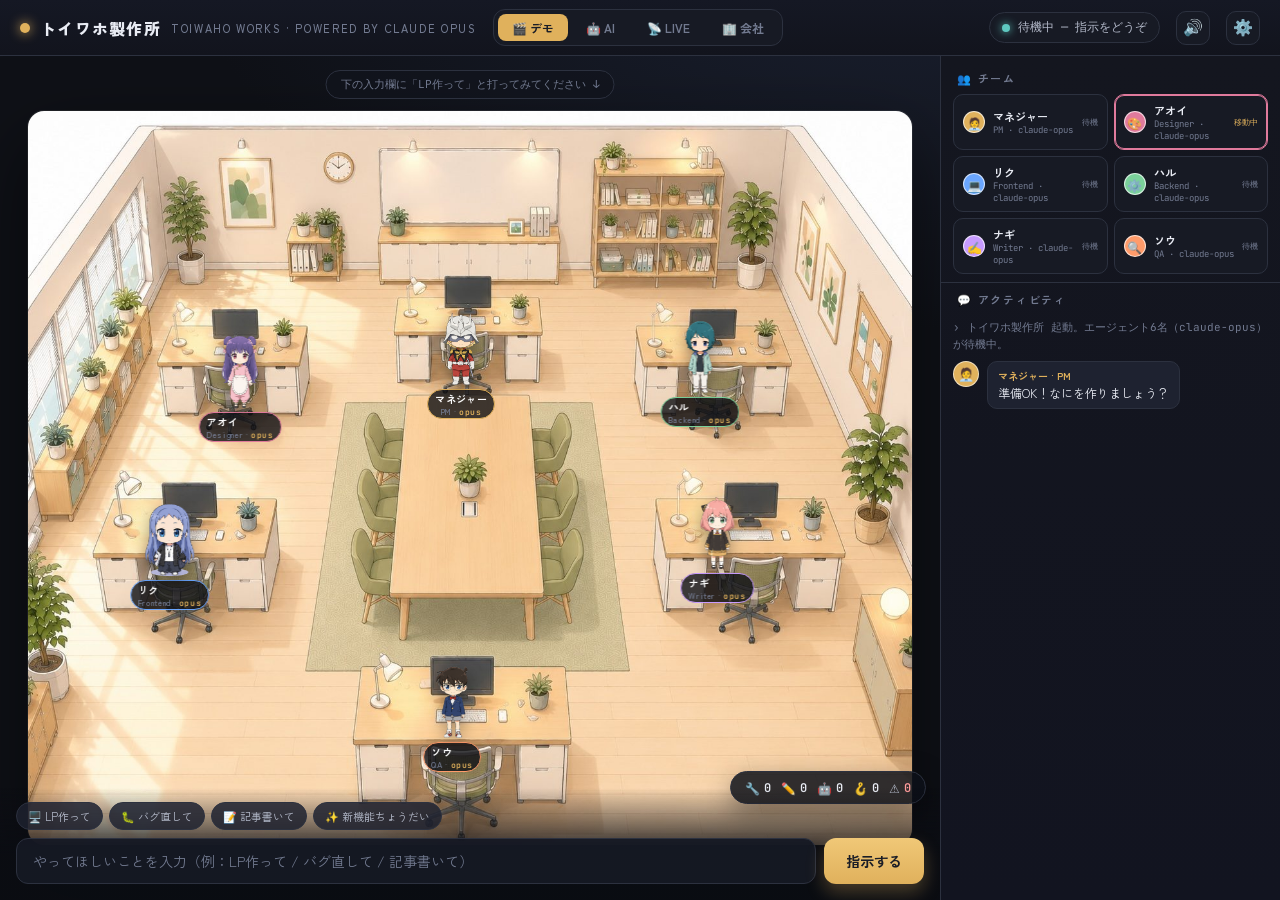
<file: agents.html>
<!DOCTYPE html>
<html lang="ja">
<head>
<meta charset="UTF-8" />
<meta name="viewport" content="width=device-width, initial-scale=1.0" />
<title>トイワホ製作所 ｜ エージェント・オフィス</title>
<link rel="preconnect" href="https://fonts.googleapis.com" />
<link rel="preconnect" href="https://fonts.gstatic.com" crossorigin />
<link href="https://fonts.googleapis.com/css2?family=Zen+Kaku+Gothic+New:wght@400;500;700;900&family=JetBrains+Mono:wght@400;600&display=swap" rel="stylesheet" />
<style>
:root{
  --bg:#0f1117;
  --panel:#171a24;
  --panel-2:#1e2230;
  --floor:#2b2f3d;
  --floor-2:#262a36;
  --ink:#e9ecf4;
  --ink-soft:#b3b9c9;
  --ink-mute:#727a90;
  --line:#2c313f;
  --accent:#e0b15c;
  --accent-2:#5ec8c0;
  /* role colors */
  --c-pm:#e0b15c;
  --c-design:#e07a9c;
  --c-front:#6aa6ff;
  --c-back:#7ad19a;
  --c-write:#c79bff;
  --c-qa:#ff9b6a;
  --mono:'JetBrains Mono','SFMono-Regular',Menlo,monospace;
  --sans:'Zen Kaku Gothic New','Hiragino Kaku Gothic ProN','Hiragino Sans','Yu Gothic',sans-serif;
}
*{margin:0;padding:0;box-sizing:border-box}
html,body{height:100%}
body{
  font-family:var(--sans);
  background:
    radial-gradient(1200px 700px at 70% -10%, #1c2233 0%, transparent 60%),
    var(--bg);
  color:var(--ink);
  overflow:hidden;
}

/* ============ APP SHELL ============ */
.app{
  display:grid;
  grid-template-columns:1fr 340px;
  grid-template-rows:56px 1fr;
  grid-template-areas:
    "top    top"
    "stage  side";
  height:100vh;
}

/* ---- top bar ---- */
.topbar{
  grid-area:top;
  display:flex;align-items:center;gap:16px;
  padding:0 20px;
  border-bottom:1px solid var(--line);
  background:linear-gradient(180deg,#151824,#12141d);
}
.brand{display:flex;align-items:center;gap:10px;font-weight:900;letter-spacing:.08em}
.brand .dot{width:10px;height:10px;border-radius:50%;background:var(--accent);box-shadow:0 0 12px var(--accent)}
.brand small{font-weight:500;color:var(--ink-mute);letter-spacing:.15em;font-size:11px}
.topbar .spacer{flex:1}
.status-pill{
  display:flex;align-items:center;gap:8px;
  font-family:var(--mono);font-size:12px;color:var(--ink-soft);
  padding:6px 12px;border:1px solid var(--line);border-radius:999px;background:var(--panel);
}
.status-pill .beat{width:8px;height:8px;border-radius:50%;background:var(--accent-2);box-shadow:0 0 8px var(--accent-2);animation:beat 1.6s infinite}
.status-pill.busy .beat{background:var(--accent);box-shadow:0 0 8px var(--accent)}
@keyframes beat{0%,100%{opacity:.35;transform:scale(.85)}50%{opacity:1;transform:scale(1.15)}}

/* ---- mode tabs ---- */
.modes{display:flex;gap:4px;padding:4px;border:1px solid var(--line);border-radius:12px;background:var(--panel)}
.modes button{
  font-family:var(--sans);font-size:12px;font-weight:700;color:var(--ink-mute);
  padding:5px 14px;border:none;border-radius:8px;background:transparent;cursor:pointer;transition:.15s;
}
.modes button:hover{color:var(--ink)}
.modes button.active{background:var(--accent);color:#1a1d26}
.modes button.active[data-mode="live"]{background:var(--c-back)}
.modes button.active[data-mode="company"]{background:var(--accent-2)}
body[data-mode="company"] .agent{cursor:pointer}
.iconbtn{
  width:34px;height:34px;border-radius:10px;border:1px solid var(--line);background:var(--panel);
  color:var(--ink-soft);font-size:16px;cursor:pointer;transition:.15s;
}
.iconbtn:hover{border-color:var(--accent);color:#fff}

/* ---- settings modal ---- */
.settings{position:absolute;inset:0;z-index:50;display:none;align-items:center;justify-content:center;
  background:rgba(6,8,12,.72);backdrop-filter:blur(3px)}
.settings.show{display:flex;animation:slidein .25s}
.settings .card{width:min(480px,90%);border-radius:16px;background:var(--panel);border:1px solid var(--line);
  padding:22px 24px;box-shadow:0 40px 80px rgba(0,0,0,.6)}
.settings h3{font-size:15px;margin-bottom:4px}
.settings p{font-size:12px;color:var(--ink-mute);line-height:1.6;margin-bottom:14px}
.settings label{display:block;font-size:11px;font-weight:700;color:var(--ink-soft);margin:12px 0 5px;letter-spacing:.06em}
.settings input{width:100%;font-family:var(--mono);font-size:13px;color:var(--ink);
  padding:10px 12px;border-radius:10px;background:#0f1119;border:1px solid var(--line);outline:none}
.settings input:focus{border-color:var(--accent)}
.settings .row{display:flex;gap:10px;margin-top:18px;justify-content:flex-end}
.settings .row button{font-family:var(--sans);font-weight:700;font-size:13px;padding:9px 18px;border-radius:10px;cursor:pointer;border:1px solid var(--line);background:transparent;color:var(--ink-soft)}
.settings .row button.primary{background:var(--accent);border-color:var(--accent);color:#1a1d26}
.settings .warn{font-size:11px;color:#e0a15c;background:rgba(224,161,92,.08);border:1px solid rgba(224,161,92,.25);
  border-radius:8px;padding:8px 10px;margin-top:12px;line-height:1.55}
/* 採用/カルテモーダルは .settings を流用。textarea/selectを追加スタイル */
.settings textarea,.settings select{width:100%;font-family:var(--mono);font-size:13px;color:var(--ink);
  padding:10px 12px;border-radius:10px;background:#0f1119;border:1px solid var(--line);outline:none}
.settings textarea{resize:vertical;min-height:64px;line-height:1.5}
.settings textarea:focus,.settings select:focus{border-color:var(--accent)}
.hire-err{font-size:12px;color:#ff9b9b;background:rgba(255,107,107,.08);border:1px solid rgba(255,107,107,.4);
  border-radius:8px;padding:8px 10px;margin-top:12px;line-height:1.5}
/* ---- 会社モード: 案件カルテ本文 ---- */
.case-inst{background:#0f1119;border:1px solid var(--line);border-radius:10px;
  font-size:12px;line-height:1.5;color:var(--ink-soft);padding:8px 12px;white-space:pre-wrap;word-break:break-word}
.case-report{background:#0f1119;border:1px solid var(--line);border-radius:10px;
  font-family:var(--mono);font-size:11px;line-height:1.55;color:#a8d0a2;
  padding:10px 12px;max-height:30vh;overflow:auto;white-space:pre-wrap;word-break:break-word}
.case-ops{display:flex;flex-wrap:wrap;gap:8px;margin-top:14px}
.case-ops button{font-family:var(--sans);font-weight:700;font-size:12px;padding:8px 12px;border-radius:10px;
  cursor:pointer;border:1px solid var(--line);background:var(--panel-2);color:var(--ink);transition:.15s}
.case-ops button:hover{border-color:var(--accent)}

/* ---- 会社モード: デスク上の案件プレート ---- */
.caseplate{
  position:absolute;transform:translate(-50%,-50%);z-index:30;pointer-events:none;
  display:flex;align-items:center;gap:5px;white-space:nowrap;
  padding:2px 8px;border-radius:999px;
  background:rgba(10,12,18,.82);border:1px solid rgba(255,255,255,.14);
  font-size:10px;font-weight:700;color:#fff;box-shadow:0 6px 14px rgba(0,0,0,.4);
}
.caseplate .cdot{width:7px;height:7px;border-radius:50%;flex:none;background:#727a90}
.caseplate .cname{max-width:120px;overflow:hidden;text-overflow:ellipsis}

/* ---- big office code monitor ---- */
.monitor{
  position:absolute;right:14px;top:14px;z-index:18;
  width:min(380px,42%);height:46%;display:none;flex-direction:column;
  border-radius:12px;overflow:hidden;border:1px solid #2c3a52;
  background:rgba(10,14,22,.94);box-shadow:0 24px 60px rgba(0,0,0,.6), 0 0 30px rgba(90,150,255,.08);
}
.monitor.show{display:flex;animation:slidein .3s}
.monitor .mhead{display:flex;align-items:center;gap:8px;padding:8px 12px;
  background:#141a28;border-bottom:1px solid #223;font-family:var(--mono);font-size:11px;color:#8fb8ff}
.monitor .mhead .dots{display:flex;gap:5px}
.monitor .mhead .dots i{width:9px;height:9px;border-radius:50%;background:#39415a}
.monitor .mhead .dots i:nth-child(1){background:#ff6b6b}.monitor .mhead .dots i:nth-child(2){background:#f7c948}.monitor .mhead .dots i:nth-child(3){background:#51cf88}
.monitor pre{
  flex:1;margin:0;padding:10px 12px;overflow-y:auto;
  font-family:var(--mono);font-size:10.5px;line-height:1.55;color:#a8d0a2;white-space:pre-wrap;word-break:break-all;
  scrollbar-width:thin;scrollbar-color:#2c3a52 transparent;
}
.monitor pre::after{content:"▌";color:#7ad19a;animation:beat 1s infinite}

/* live indeterminate progress */
.agent.working.indet .workbar > i{width:40% !important;animation:indet 1s linear infinite}
@keyframes indet{0%{margin-left:-40%}100%{margin-left:100%}}

/* ---- task board (whiteboard) ---- */
.taskboard{
  position:absolute;left:14px;top:14px;z-index:17;
  width:min(300px,34%);max-height:56%;display:none;flex-direction:column;
  border-radius:12px;overflow:hidden;
  background:rgba(248,247,241,.97);color:#23262f;
  border:1px solid #d8d5c8;box-shadow:0 20px 50px rgba(0,0,0,.5);
}
.taskboard.show{display:flex;animation:slidein .3s}
.taskboard .thead{
  display:flex;align-items:center;gap:8px;padding:8px 12px;
  font-family:var(--mono);font-size:11px;letter-spacing:.1em;color:#6b6a5e;
  border-bottom:2px solid var(--accent);background:#f1efe6;
}
.taskboard .thead .cnt{margin-left:auto;font-weight:600;color:#a09d8c}
.taskboard ul{list-style:none;overflow-y:auto;padding:8px 10px;display:flex;flex-direction:column;gap:6px;scrollbar-width:thin}
.taskboard li{
  font-size:11.5px;line-height:1.45;padding:6px 9px;border-radius:8px;
  background:#fff;border:1px solid #e5e2d5;display:flex;gap:7px;align-items:flex-start;
}
.taskboard li .ic{flex:none}
.taskboard li.in_progress{border-color:var(--accent);background:#fdf6e7;font-weight:700}
.taskboard li.in_progress .ic{animation:beat 1.2s infinite}
.taskboard li.completed{opacity:.5;text-decoration:line-through}

/* files section inside taskboard */
.taskboard .fhead{border-top:1px solid #e5e2d5;border-bottom:2px solid #5ec8c0}
.taskboard #fileList li{font-family:var(--mono);font-size:10.5px;padding:4px 8px}

/* session stats HUD */
.statshud{
  position:absolute;right:14px;bottom:96px;z-index:16;
  display:flex;gap:10px;align-items:center;
  padding:7px 14px;border-radius:999px;
  background:rgba(14,17,25,.85);border:1px solid var(--line);
  font-size:12px;color:var(--ink-soft);
  box-shadow:0 10px 30px rgba(0,0,0,.4);
}
.statshud b{font-family:var(--mono);color:var(--ink);font-weight:600}
.statshud .errst b{color:#ff9b9b}
.statshud span{display:flex;gap:4px;align-items:center}

/* error log entry */
.msg.err .txt{background:rgba(255,107,107,.08);border-color:rgba(255,107,107,.45);color:#ffb3b3;font-family:var(--mono);font-size:11px}
.msg.err .who{display:none}
/* character error shake */
.agent.oops .avatar{animation:oops .5s ease-in-out 2 !important}
@keyframes oops{0%,100%{transform:translateX(0)}25%{transform:translateX(-3px) rotate(-3deg)}75%{transform:translateX(3px) rotate(3deg)}}

/* confetti canvas */
#confetti{position:absolute;inset:0;z-index:35;pointer-events:none}

/* day/night ambient overlay */
.daynight{position:absolute;inset:0;z-index:2;pointer-events:none;mix-blend-mode:soft-light;opacity:.55;transition:background 4s linear}

/* deliverable iframe variant */
.deliver .card.wide{width:min(720px,94%)}
.lp-frame{width:100%;height:min(62vh,540px);border:none;background:#fff;display:block}
.deliver .actions{display:flex;gap:8px;padding:10px 14px;background:#f6f6f8;justify-content:flex-end}
.deliver .actions a,.deliver .actions button{
  font-family:var(--sans);font-size:12px;font-weight:700;padding:8px 16px;border-radius:8px;cursor:pointer;
  border:1px solid #d5d7de;background:#fff;color:#1a1d26;text-decoration:none}
.deliver .actions .primary{background:#e0b15c;border-color:#e0b15c}
.deliver .actions .revise-input{
  flex:1;font-family:var(--sans);font-size:12px;font-weight:400;padding:8px 12px;border-radius:8px;
  border:1px solid #d5d7de;background:#fff;color:#1a1d26;min-width:120px}
.deliver .actions .revise-input:focus{outline:none;border-color:#5ec8c0}
.deliver .actions .revise-btn{background:#eef7f6;border-color:#5ec8c0;color:#2a7a74;white-space:nowrap}
.deliver .actions{flex-wrap:wrap}

/* ============ STAGE (office floor) ============ */
.stage-wrap{grid-area:stage;position:relative;overflow:hidden}
.stage{
  position:absolute;inset:0;
  display:flex;align-items:center;justify-content:center;
  container-type:size;
  padding:10px;
}
/* オフィスのイラスト背景(1375x1144)をアスペクト維持でフィットさせる部屋 */
.room{
  position:relative;
  aspect-ratio:1375/1144;
  width:min(96cqw, calc(96cqh * 1.2019));
  height:min(96cqh, calc(96cqw / 1.2019));
  border-radius:16px;
  background:url('assets/images/agents/office-bg.jpg') center/cover no-repeat;
  box-shadow:0 30px 80px rgba(0,0,0,.55), 0 0 0 1px rgba(255,255,255,.08);
}
/* layer that holds all agents (座標は部屋画像に対する%で指定) */
.world{position:absolute;inset:0;transform-style:preserve-3d}

/* furniture */
.obj{position:absolute;transform-style:preserve-3d}
.desk{
  width:82px;height:52px;border-radius:8px;
  background:linear-gradient(180deg,#3a4050,#2f3442);
  border:1px solid rgba(255,255,255,.06);
  box-shadow:0 14px 22px rgba(0,0,0,.4);
  transform:translate(-50%,-50%);
}
.desk .screen{
  position:absolute;left:50%;top:6px;transform:translateX(-50%);
  width:40px;height:24px;border-radius:3px;
  background:linear-gradient(180deg,#11202e,#0c161f);
  border:1px solid rgba(120,170,255,.25);
  box-shadow:0 0 10px rgba(90,150,255,.15);
}
.desk .screen.lit{animation:screenglow 1.1s infinite}
@keyframes screenglow{0%,100%{box-shadow:0 0 8px rgba(90,150,255,.2)}50%{box-shadow:0 0 16px rgba(120,200,255,.55)}}
.desk .label{
  position:absolute;left:50%;bottom:-16px;transform:translateX(-50%);
  font-family:var(--mono);font-size:9px;letter-spacing:.05em;color:var(--ink-mute);white-space:nowrap;
}
.table{
  width:150px;height:92px;border-radius:14px;transform:translate(-50%,-50%);
  background:linear-gradient(180deg,#39414f,#2c3340);
  border:1px solid rgba(255,255,255,.07);
  box-shadow:0 22px 30px rgba(0,0,0,.45), inset 0 2px 0 rgba(255,255,255,.05);
}
.table .tlabel{
  position:absolute;left:50%;top:50%;transform:translate(-50%,-50%);
  font-family:var(--mono);font-size:10px;color:var(--ink-mute);letter-spacing:.12em;
}
.plant{width:26px;height:26px;transform:translate(-50%,-50%);border-radius:50%;
  background:radial-gradient(circle at 40% 35%,#7ad19a,#3f8f63);
  box-shadow:0 10px 14px rgba(0,0,0,.4), inset 0 -4px 6px rgba(0,0,0,.25)}
.board{
  width:120px;height:14px;transform:translate(-50%,-50%);border-radius:4px;
  background:linear-gradient(180deg,#e9ece6,#c9ccc4);
  box-shadow:0 12px 18px rgba(0,0,0,.4);
}
.board .btext{position:absolute;left:50%;top:-18px;transform:translateX(-50%);
  font-family:var(--mono);font-size:9px;color:var(--ink-mute);white-space:nowrap}

/* ============ AGENTS ============ */
.agent{
  position:absolute;width:0;height:0;
  transition:transform .05s linear;
  z-index:5;
}
.agent .body{
  position:absolute;left:0;top:0;transform:translate(-50%,-100%);
  display:flex;flex-direction:column;align-items:center;
  transform-style:preserve-3d;
}
.avatar{
  position:relative;width:44px;height:44px;border-radius:50%;
  display:flex;align-items:center;justify-content:center;font-size:22px;
  background:var(--col);
  border:2px solid rgba(255,255,255,.85);
  box-shadow:0 8px 14px rgba(0,0,0,.45), inset 0 -6px 10px rgba(0,0,0,.18);
  animation:bob 2.4s ease-in-out infinite;
}
.agent.walking .avatar{animation:walkbob .38s ease-in-out infinite}
.agent.working .avatar{animation:workshake .5s ease-in-out infinite}
@keyframes bob{0%,100%{transform:translateY(0)}50%{transform:translateY(-2px)}}
@keyframes walkbob{0%,100%{transform:translateY(0) rotate(-4deg)}50%{transform:translateY(-4px) rotate(4deg)}}
@keyframes workshake{0%,100%{transform:translateY(0)}25%{transform:translateY(-1px) rotate(-2deg)}75%{transform:translateY(-1px) rotate(2deg)}}
.avatar .ring{
  position:absolute;inset:-5px;border-radius:50%;
  border:2px solid var(--col);opacity:0;
}
/* sprite (illustrated) agents — full-body chibi instead of emoji circle */
.avatar.sprite{
  width:auto;height:72px;border-radius:0;background:none;border:none;
  box-shadow:none;font-size:0;
}
.avatar.sprite img{height:72px;display:block;filter:drop-shadow(0 6px 8px rgba(0,0,0,.35));transform-origin:50% 100%}
.avatar.sprite img.mirror{transform:scaleX(-1)}
/* 歩行時の足踏み: スプライトを軽く縦揺れ(傾きはavatarのwalkbobが担当) */
.agent.walking .avatar.sprite img{animation:step .34s ease-in-out infinite}
.agent.walking .avatar.sprite img.mirror{animation:stepM .34s ease-in-out infinite}
@keyframes step{0%,100%{transform:translateY(0) scaleY(1)}50%{transform:translateY(-2px) scaleY(1.03)}}
@keyframes stepM{0%,100%{transform:scaleX(-1) translateY(0) scaleY(1)}50%{transform:scaleX(-1) translateY(-2px) scaleY(1.03)}}
.avatar.sprite .ring{display:none}
.agent.working .avatar .ring{opacity:.9;animation:pulse 1.1s infinite}
@keyframes pulse{0%{transform:scale(1);opacity:.7}100%{transform:scale(1.5);opacity:0}}
.shadow{
  position:absolute;left:0;top:0;transform:translate(-50%,-50%) rotateX(60deg);
  width:34px;height:14px;border-radius:50%;
  background:radial-gradient(ellipse,rgba(0,0,0,.5),transparent 70%);
  z-index:-1;
}
.nametag{
  margin-top:4px;font-size:10px;font-weight:700;letter-spacing:.04em;
  padding:1px 7px;border-radius:999px;white-space:nowrap;
  background:rgba(10,12,18,.78);color:#fff;border:1px solid var(--col);
}
.nametag .role{display:block;font-size:8px;font-weight:500;color:var(--ink-mute);letter-spacing:.08em;text-align:center}
.nametag .model{color:var(--accent);font-family:var(--mono);font-weight:600}

/* progress bar over head while working */
.workbar{
  position:absolute;left:50%;top:-14px;transform:translateX(-50%);
  width:40px;height:5px;border-radius:3px;overflow:hidden;
  background:rgba(0,0,0,.55);border:1px solid rgba(255,255,255,.15);opacity:0;transition:opacity .25s;
}
.agent.working .workbar{opacity:1}
.workbar > i{display:block;height:100%;width:0%;background:var(--col);box-shadow:0 0 8px var(--col);transition:width .2s linear}

/* speech bubble */
.bubble{
  position:absolute;left:50%;bottom:calc(100% + 6px);transform:translateX(-50%) translateY(6px) scale(.9);
  width:max-content;max-width:190px;min-width:40px;
  padding:7px 11px;border-radius:12px;
  background:#fff;color:#1a1d26;font-size:12px;line-height:1.45;font-weight:500;
  box-shadow:0 10px 24px rgba(0,0,0,.4);
  opacity:0;pointer-events:none;transition:opacity .2s, transform .2s;
  white-space:normal;text-align:left;
}
.bubble.show{opacity:1;transform:translateX(-50%) translateY(0) scale(1)}
.bubble::after{
  content:"";position:absolute;left:50%;top:100%;transform:translateX(-50%);
  border:7px solid transparent;border-top-color:#fff;
}
.bubble.think{background:#e9edf6;font-style:italic;color:#4a5064}

/* emote (small floating icon) */
.emote{
  position:absolute;left:50%;bottom:calc(100% + 2px);transform:translateX(-50%);
  font-size:18px;opacity:0;
}
.emote.pop{animation:emote 1.1s ease-out forwards}
@keyframes emote{0%{opacity:0;transform:translateX(-50%) translateY(6px) scale(.5)}
  25%{opacity:1;transform:translateX(-50%) translateY(-6px) scale(1.15)}
  100%{opacity:0;transform:translateX(-50%) translateY(-22px) scale(.9)}}

/* mood (表情差分) — 頭の右横の表情マーク + スプライトへのCSSフィルタ */
.moodmark{
  position:absolute;top:-2px;right:-16px;z-index:2;
  font-size:14px;line-height:1;pointer-events:none;opacity:0;
}
.moodmark.pop{opacity:1;animation:moodpop .3s ease-out}
@keyframes moodpop{0%{transform:scale(.4)}60%{transform:scale(1.15)}100%{transform:scale(1)}}
/* スプライトは既存の drop-shadow を残して合成 */
.agent[data-mood="happy"]    .avatar.sprite img{filter:drop-shadow(0 6px 8px rgba(0,0,0,.35)) brightness(1.12) saturate(1.15)}
.agent[data-mood="focused"]  .avatar.sprite img{filter:drop-shadow(0 6px 8px rgba(0,0,0,.35)) contrast(1.08)}
.agent[data-mood="troubled"] .avatar.sprite img{filter:drop-shadow(0 6px 8px rgba(0,0,0,.35)) hue-rotate(-15deg) brightness(.92)}
.agent[data-mood="tired"]    .avatar.sprite img{filter:drop-shadow(0 6px 8px rgba(0,0,0,.35)) grayscale(.45) brightness(.9)}
/* 絵文字アバターは .avatar 自体にフィルタ */
.agent[data-mood="happy"]    .avatar:not(.sprite){filter:brightness(1.12) saturate(1.15)}
.agent[data-mood="focused"]  .avatar:not(.sprite){filter:contrast(1.08)}
.agent[data-mood="troubled"] .avatar:not(.sprite){filter:hue-rotate(-15deg) brightness(.92)}
.agent[data-mood="tired"]    .avatar:not(.sprite){filter:grayscale(.45) brightness(.9)}

/* ============ SIDE PANEL ============ */
.side{
  grid-area:side;
  display:flex;flex-direction:column;
  border-left:1px solid var(--line);
  background:linear-gradient(180deg,#14161f,#121420);
  min-height:0;
}
.side h2{
  font-size:11px;letter-spacing:.16em;color:var(--ink-mute);font-weight:700;
  padding:14px 16px 8px;text-transform:uppercase;display:flex;align-items:center;gap:8px;
}
.roster{padding:0 12px 8px;display:grid;grid-template-columns:1fr 1fr;gap:6px}
.rcard{
  display:flex;align-items:center;gap:8px;padding:7px 9px;border-radius:10px;
  background:var(--panel);border:1px solid var(--line);
}
.rcard .chip{width:22px;height:22px;border-radius:50%;flex:none;display:flex;align-items:center;justify-content:center;font-size:12px;background:var(--col);border:1.5px solid rgba(255,255,255,.7)}
.rcard .meta{min-width:0}
.rcard .meta b{display:block;font-size:11px;font-weight:700;white-space:nowrap;overflow:hidden;text-overflow:ellipsis}
.rcard .meta span{display:block;font-size:9px;color:var(--ink-mute);font-family:var(--mono)}
.rcard .st{margin-left:auto;font-size:8px;font-family:var(--mono);color:var(--ink-mute);white-space:nowrap}
.rcard[data-busy="1"]{border-color:var(--col);box-shadow:0 0 0 1px var(--col) inset}
.rcard[data-busy="1"] .st{color:var(--accent)}

.log-head{display:flex;align-items:center;justify-content:space-between;padding:8px 16px 6px;border-top:1px solid var(--line)}
.log-head h2{padding:0}
.log{
  flex:1;min-height:0;overflow-y:auto;
  padding:4px 12px 12px;display:flex;flex-direction:column;gap:7px;
  font-size:12px;line-height:1.5;
  scrollbar-width:thin;scrollbar-color:#333a4a transparent;
}
.log::-webkit-scrollbar{width:7px}
.log::-webkit-scrollbar-thumb{background:#333a4a;border-radius:4px}
.msg{display:flex;gap:8px;animation:slidein .25s ease}
@keyframes slidein{from{opacity:0;transform:translateY(6px)}to{opacity:1;transform:none}}
.msg .who{
  flex:none;width:26px;height:26px;border-radius:50%;display:flex;align-items:center;justify-content:center;
  font-size:13px;background:var(--col);border:1.5px solid rgba(255,255,255,.6);
}
.msg .txt{background:var(--panel-2);padding:6px 10px;border-radius:10px;border:1px solid var(--line)}
.msg .txt b{color:var(--col);font-size:10px;display:block;margin-bottom:1px;font-weight:700}
.msg.sys .txt{background:transparent;border:none;color:var(--ink-mute);font-family:var(--mono);font-size:11px;padding:2px 0}
.msg.sys .who{display:none}
.msg.done .txt{border-color:var(--c-back)}

/* ============ COMMAND BAR ============ */
.cmdbar{
  position:absolute;left:0;right:0;bottom:0;
  padding:14px 16px 16px;
  background:linear-gradient(0deg,rgba(10,12,18,.92) 40%,transparent);
  display:flex;flex-direction:column;gap:8px;
  z-index:20;
}
.quick{display:flex;gap:6px;flex-wrap:wrap}
.quick button{
  font-family:var(--sans);font-size:11px;color:var(--ink-soft);
  padding:5px 11px;border-radius:999px;cursor:pointer;
  background:rgba(30,34,48,.85);border:1px solid var(--line);transition:.15s;
}
.quick button:hover{border-color:var(--accent);color:#fff;transform:translateY(-1px)}
.cmd{display:flex;gap:8px}
.cmd input{
  flex:1;font-family:var(--sans);font-size:14px;color:var(--ink);
  padding:12px 16px;border-radius:12px;
  background:rgba(22,25,35,.95);border:1px solid var(--line);outline:none;transition:.15s;
}
.cmd input:focus{border-color:var(--accent);box-shadow:0 0 0 3px rgba(224,177,92,.15)}
.cmd input::placeholder{color:var(--ink-mute)}
.cmd button{
  font-family:var(--sans);font-weight:700;font-size:14px;color:#1a1d26;
  padding:0 22px;border-radius:12px;cursor:pointer;border:none;
  background:linear-gradient(180deg,#f0c877,var(--accent));
  box-shadow:0 8px 18px rgba(224,177,92,.3);transition:.15s;
}
.cmd button:hover{filter:brightness(1.06);transform:translateY(-1px)}
.cmd button:disabled{opacity:.5;cursor:not-allowed;transform:none}

/* ============ DELIVERABLE MODAL ============ */
.deliver{
  position:absolute;inset:0;z-index:40;display:none;align-items:center;justify-content:center;
  background:rgba(6,8,12,.72);backdrop-filter:blur(3px);
}
.deliver.show{display:flex;animation:slidein .3s}
.deliver .card{
  width:min(420px,86%);border-radius:18px;overflow:hidden;
  background:#fff;color:#1a1d26;box-shadow:0 40px 80px rgba(0,0,0,.6);
  transform:translateY(0);
}
.deliver .cap{display:flex;align-items:center;gap:8px;padding:12px 16px;background:#12141d;color:#fff;font-family:var(--mono);font-size:12px}
.deliver .cap .g{color:var(--c-back)}
.deliver .cap button{margin-left:auto;background:none;border:none;color:#9aa2b5;font-size:20px;cursor:pointer;line-height:1}
.lp-preview{padding:0}
.lp-hero{padding:34px 26px;background:linear-gradient(135deg,#e0b15c,#c77b5a);color:#fff}
.lp-hero small{font-family:var(--mono);font-size:10px;letter-spacing:.2em;opacity:.85}
.lp-hero h3{font-size:26px;font-weight:900;margin:8px 0 6px;line-height:1.2}
.lp-hero p{font-size:13px;opacity:.95;line-height:1.6}
.lp-hero .btns{margin-top:16px;display:flex;gap:8px}
.lp-hero .btns span{font-size:12px;font-weight:700;padding:8px 16px;border-radius:8px}
.lp-hero .btns .a{background:#fff;color:#c77b5a}
.lp-hero .btns .b{border:1px solid rgba(255,255,255,.7)}
.lp-body{display:grid;grid-template-columns:1fr 1fr 1fr;gap:1px;background:#e7e7ea}
.lp-body div{background:#fff;padding:16px 12px;text-align:center}
.lp-body div i{font-size:22px}
.lp-body div b{display:block;font-size:12px;margin-top:6px}
.lp-body div small{font-size:10px;color:#8a8f9c}
.lp-foot{padding:12px;text-align:center;font-family:var(--mono);font-size:11px;color:#9aa2b5;background:#f6f6f8}

.hint{position:absolute;top:14px;left:50%;transform:translateX(-50%);z-index:15;
  font-family:var(--mono);font-size:11px;color:var(--ink-mute);
  background:rgba(18,20,29,.7);padding:6px 14px;border-radius:999px;border:1px solid var(--line);
  transition:opacity .4s}

/* ---- 実況ティッカー (LIVEモードのテロップ) ---- */
.ticker{
  position:absolute;top:14px;left:50%;transform:translateX(-50%);z-index:16;
  max-width:min(560px,86%);
  font-family:var(--mono);font-size:12px;color:#fff2cf;letter-spacing:.02em;
  background:rgba(10,12,18,.82);border:1px solid rgba(255,255,255,.12);
  padding:7px 16px;border-radius:999px;
  box-shadow:0 8px 24px rgba(0,0,0,.45);
  overflow:hidden;white-space:nowrap;text-overflow:ellipsis;
  pointer-events:none;transition:opacity .5s;
}
.ticker[hidden]{display:none}
.ticker.fade{opacity:0}
.ticker .ticker-line{display:inline-block;transition:transform .32s ease, opacity .32s ease}
/* 新しい実況文は下から上へスライドイン */
.ticker .ticker-line.enter{transform:translateY(12px);opacity:0}

@media (max-width:820px){
  .app{grid-template-columns:1fr;grid-template-rows:auto 1fr 42vh;
    grid-template-areas:"top" "stage" "side"}
  .side{border-left:none;border-top:1px solid var(--line)}
  .roster{grid-template-columns:1fr 1fr}
  /* トップバーを2段に: ロゴ行 + モード/操作行 */
  .topbar{flex-wrap:wrap;height:auto;padding:8px 12px;gap:8px 10px}
  .brand{font-size:14px}
  .brand small{display:none}
  .topbar .status-pill{order:5;font-size:11px;padding:4px 10px}
  .modes button{padding:5px 10px;font-size:11px}
  /* 左右パネルを画面幅に合わせて縮小 */
  .taskboard{width:min(240px,58%);max-height:44%}
  .monitor{width:min(300px,56%);height:40%}
  .taskboard .thead,.monitor .mhead{font-size:10px}
  .taskboard li,.monitor pre{font-size:10px}
  /* コマンドバーとクイックチップ */
  .cmdbar{padding:10px 10px 12px}
  .quick{gap:5px}
  .quick button{font-size:10px;padding:4px 9px}
  .cmd input{font-size:13px;padding:10px 12px}
  .cmd button{padding:0 16px;font-size:13px}
  /* 成果物モーダルを全画面寄りに */
  .deliver .card.wide{width:96%}
  .lp-frame{height:56vh}
  .hint{display:none}
}
@media (max-width:520px){
  .roster{display:none}
  .brand small{display:none}
  /* スプライトを少し小さく(狭い床でも重ならない) */
  .avatar.sprite,.avatar.sprite img{height:56px}
  .avatar{width:38px;height:38px;font-size:18px}
  .nametag{font-size:9px}
  .taskboard{width:64%}
  .monitor{width:62%;height:36%}
}
</style>
</head>
<body>
<div class="app">
  <!-- ===== TOP BAR ===== -->
  <header class="topbar">
    <div class="brand"><span class="dot"></span>トイワホ製作所 <small>TOIWAHO WORKS · POWERED BY CLAUDE OPUS</small></div>
    <nav class="modes" id="modes">
      <button data-mode="demo" class="active" title="台本による演出モード">🎬 デモ</button>
      <button data-mode="ai" title="会話と成果物を本物のOpusが生成">🤖 AI</button>
      <button data-mode="live" title="実際のClaude Codeセッションを中継">📡 LIVE</button>
      <button data-mode="company" title="社長になって案件ごとにAI社員を雇う">🏢 会社</button>
    </nav>
    <div class="spacer"></div>
    <div class="status-pill" id="statusPill"><span class="beat"></span><span id="statusText">待機中 — 指示をどうぞ</span></div>
    <button class="iconbtn" id="soundBtn" title="効果音">🔊</button>
    <button class="iconbtn" id="settingsBtn" title="設定">⚙️</button>
  </header>

  <!-- ===== STAGE ===== -->
  <div class="stage-wrap">
    <div class="hint" id="hint">下の入力欄に「LP作って」と打ってみてください ↓</div>
    <div class="ticker" id="ticker" hidden><span class="ticker-line" id="tickerLine"></span></div>
    <div class="stage">
      <div class="room">
        <div class="world" id="world"><!-- agents injected here --></div>
      </div>
    </div>
    <div class="daynight" id="daynight"></div>
    <canvas id="confetti"></canvas>

    <!-- sprint board (real session tasks in LIVE mode) -->
    <div class="taskboard" id="taskboard">
      <div class="thead">📋 SPRINT BOARD <span class="cnt" id="taskCount"></span></div>
      <ul id="taskList"></ul>
      <div class="thead fhead" id="filesHead" hidden>📝 変更ファイル</div>
      <ul id="fileList" hidden></ul>
    </div>

    <!-- session stats HUD (LIVE mode) -->
    <div class="statshud" id="statshud" hidden>
      <span title="ツール実行">🔧 <b id="stTools">0</b></span>
      <span title="ファイル編集">✏️ <b id="stEdits">0</b></span>
      <span title="サブエージェント">🤖 <b id="stAgents">0</b></span>
      <span title="フック">🪝 <b id="stHooks">0</b></span>
      <span title="エラー" class="errst">⚠ <b id="stErrors">0</b></span>
    </div>

    <!-- big office code monitor (Opus streaming output) -->
    <div class="monitor" id="monitor">
      <div class="mhead"><span class="dots"><i></i><i></i><i></i></span><span id="monitorTitle">opus — generating…</span></div>
      <pre id="monitorBody"></pre>
    </div>

    <!-- settings -->
    <div class="settings" id="settings">
      <div class="card">
        <h3>⚙️ 設定</h3>
        <p>AIモードはブラウザから直接 Anthropic API (claude-opus-4-8) を呼びます。LIVEモードはローカルのブリッジサーバー経由で実際のClaude Codeセッションを中継します。</p>
        <label>Anthropic API キー（AIモード用）</label>
        <input id="apiKeyInput" type="password" placeholder="sk-ant-..." autocomplete="off" />
        <label>ブリッジURL（LIVEモード用）</label>
        <input id="bridgeInput" type="text" placeholder="http://localhost:8787/events" />
        <div class="warn">⚠️ APIキーはこの端末の localStorage にのみ保存されます。共有PCでは使用後に消してください。LIVEモードは <code>node tools/agents-bridge.mjs</code> を起動してから接続します。</div>
        <div class="row">
          <button id="settingsClear">キーを消去</button>
          <button id="settingsCancel">閉じる</button>
          <button class="primary" id="settingsSave">保存</button>
        </div>
      </div>
    </div>

    <!-- hire modal (会社モード: 案件を雇う) -->
    <div class="settings" id="hireModal">
      <div class="card">
        <h3>🏢 案件を雇う</h3>
        <p>新しい案件のために Claude Code の社員（ヘッドレスプロセス）を雇います。社長のあなたが方針を示せば、担当社員が自律的に作業します。</p>
        <label>案件名 <span style="color:#e07a9c">*必須</span></label>
        <input id="hireName" type="text" placeholder="例：着地ページのリニューアル" autocomplete="off" />
        <label>作業フォルダ（絶対パス・省略可）</label>
        <input id="hireCwd" type="text" placeholder="/Users/you/projects/site（未入力ならブリッジ既定）" autocomplete="off" />
        <label>最初の指示 <span style="color:#e07a9c">*必須</span></label>
        <textarea id="hirePrompt" rows="3" placeholder="例：トップページのヒーローを刷新して。方針は温かみと余白重視で。"></textarea>
        <label>モデル</label>
        <select id="hireModel">
          <option value="opus">opus（既定・高品質）</option>
          <option value="sonnet">sonnet（バランス）</option>
          <option value="haiku">haiku（高速・軽量）</option>
        </select>
        <div class="hire-err" id="hireErr" hidden></div>
        <div class="row">
          <button id="hireCancel">閉じる</button>
          <button class="primary" id="hireSubmit">雇用する</button>
        </div>
      </div>
    </div>

    <!-- case modal (会社モード: 案件カルテ) -->
    <div class="settings" id="caseModal">
      <div class="card">
        <h3 id="caseTitle">📁 案件カルテ</h3>
        <p id="caseSub">状態: —</p>
        <label>受けている指示</label>
        <div class="case-inst" id="caseInst">—</div>
        <label>📄 最近の報告</label>
        <div class="case-report" id="caseReport">まだ報告はありません</div>
        <div class="case-ops">
          <button data-op="approve">✅ 承認・進めて</button>
          <button data-op="report">📝 報告して</button>
          <button data-op="stop">🔴 一旦ストップ</button>
        </div>
        <label>自由指示</label>
        <div class="cmd" style="margin-top:4px">
          <input id="caseFreeInput" type="text" placeholder="この案件への指示を入力…" autocomplete="off" />
          <button id="caseFreeSend">送信</button>
        </div>
        <div class="hire-err" id="caseErr" hidden></div>
        <div class="row">
          <button id="caseClose">閉じる</button>
        </div>
      </div>
    </div>

    <!-- deliverable modal -->
    <div class="deliver" id="deliver">
      <div class="card" id="deliverCard">
        <div class="cap">📦 <span class="g">deliverable</span> — <span id="deliverName">landing-page.html</span> <button id="closeDeliver">×</button></div>
        <div class="lp-preview" id="lpPreview"></div>
      </div>
    </div>

    <!-- ===== COMMAND BAR ===== -->
    <div class="cmdbar">
      <div class="quick" id="quick"></div>
      <div class="cmd">
        <input id="cmdInput" type="text" placeholder="やってほしいことを入力（例：LP作って / バグ直して / 記事書いて）" autocomplete="off" />
        <button id="cmdSend">指示する</button>
      </div>
    </div>
  </div>

  <!-- ===== SIDE PANEL ===== -->
  <aside class="side">
    <h2>👥 チーム</h2>
    <div class="roster" id="roster"></div>
    <div class="log-head"><h2>💬 アクティビティ</h2></div>
    <div class="log" id="log"></div>
  </aside>
</div>

<script>
/* ============================================================
   トイワホ製作所 (TOIWAHO WORKS) — Agent office visualization
   Pure vanilla JS. Coordinates are in % of the world layer.
   ============================================================ */
const world = document.getElementById('world');
const logEl = document.getElementById('log');
const rosterEl = document.getElementById('roster');
const statusText = document.getElementById('statusText');
const statusPill = document.getElementById('statusPill');
const hintEl = document.getElementById('hint');

/* ---- team definition ---- */
/* デスク座標はオフィス背景画像(office-bg.jpg)の各椅子の位置に対応 */
const TEAM = [
  {id:'pm',    name:'マネジャー', role:'PM',        emoji:'🧑‍💼', color:'var(--c-pm)',     desk:{x:49,y:42},
   sprite:'assets/images/agents/manager'},
  {id:'design',name:'アオイ',     role:'Designer',  emoji:'🎨', color:'var(--c-design)', desk:{x:23,y:43},
   sprite:'assets/images/agents/aoi'},
  {id:'front', name:'リク',       role:'Frontend',  emoji:'💻', color:'var(--c-front)',  desk:{x:16,y:68},
   sprite:'assets/images/agents/riku'},
  {id:'back',  name:'ハル',       role:'Backend',   emoji:'⚙️', color:'var(--c-back)',   desk:{x:76,y:43},
   sprite:'assets/images/agents/haru'},
  {id:'write', name:'ナギ',       role:'Writer',    emoji:'✍️', color:'var(--c-write)',  desk:{x:78,y:67},
   sprite:'assets/images/agents/nagi'},
  {id:'qa',    name:'ソウ',       role:'QA',        emoji:'🔍', color:'var(--c-qa)',     desk:{x:48,y:90},
   sprite:'assets/images/agents/sou'},
];
const MEETING = {x:49, y:57};      // 画像の会議テーブル中心
const byId = {};
/* 家具は背景画像(office-bg.jpg)に描かれているためDOM生成しない */

/* ============ Agent class ============ */
class Agent{
  constructor(def){
    Object.assign(this,def);
    this.x = def.desk.x; this.y = def.desk.y;
    this.tx = this.x; this.ty = this.y;
    this.state='idle';
    this._arriveRes=null;
    this.build();
    byId[this.id]=this;
  }
  build(){
    const el=document.createElement('div');
    el.className='agent'; el.id='agent-'+this.id;
    el.style.setProperty('--col', this.color);
    const avatar = this.sprite
      ? `<div class="avatar sprite"><span class="ring"></span><img src="${this.sprite}-front.png" alt="${this.name}"></div>`
      : `<div class="avatar"><span class="ring"></span>${this.emoji}</div>`;
    el.innerHTML=`
      <div class="shadow"></div>
      <div class="body">
        <div class="workbar"><i></i></div>
        <div class="emote"></div>
        <div class="bubble"></div>
        ${avatar}
        <div class="moodmark"></div>
        <div class="nametag">${this.name}<span class="role">${this.role} · <span class="model">opus</span></span></div>
      </div>`;
    world.appendChild(el);
    this.el=el;
    if(this.sprite){
      this.sprImg=el.querySelector('.avatar img');
      this.el.querySelector('.shadow').style.display='none'; // sprite has baked shadow
      this._sprKey='front:0';
      // preload all directions
      ['front','back','left','right','front45','back45']
        .forEach(v=>{ const i=new Image(); i.src=this.sprite+'-'+v+'.png'; });
    }
    this.bubbleEl=el.querySelector('.bubble');
    this.emoteEl=el.querySelector('.emote');
    this.moodMark=el.querySelector('.moodmark');
    this.workFill=el.querySelector('.workbar > i');
    this.screen=document.getElementById('screen-'+this.id);
    // 会社モード: 担当案件があればクリックでカルテを開く
    el.addEventListener('click',()=>{
      if(MODE!=='company') return;
      const cid=caseIdForMember(this.id);
      if(cid) openCaseModal(cid);
    });
    this.place();
  }
  place(){ this.el.style.left=this.x+'%'; this.el.style.top=this.y+'%';
    // depth sort — lower on floor = in front
    this.el.style.zIndex = 5 + Math.round(this.y);
  }
  setState(s){
    this.state=s;
    this.el.classList.toggle('walking', s==='walking');
    this.el.classList.toggle('working', s==='working');
    if(this.screen) this.screen.classList.toggle('lit', s==='working');
    const card=this.card; if(card){ card.dataset.busy = (s==='idle')?'0':'1';
      card.querySelector('.st').textContent = STLABEL[s]||''; }
  }
  moveTo(x,y){
    this.tx=x; this.ty=y;
    this.setState('walking');
    return new Promise(res=>{ this._arriveRes=res; });
  }
  toDesk(){ return this.moveTo(this.desk.x, this.desk.y); }
  tick(dt){
    const dx=this.tx-this.x, dy=this.ty-this.y;
    const dist=Math.hypot(dx,dy);
    if(dist<0.4){
      if(this.state==='walking'){
        this.x=this.tx; this.y=this.ty; this.place();
        this.setState('idle');
        this.faceFront();
        if(this._arriveRes){ const r=this._arriveRes; this._arriveRes=null; r(); }
      }
      return;
    }
    const speed = 26; // % per second
    const step = Math.min(dist, speed*dt);
    this.x += dx/dist*step;
    this.y += dy/dist*step;
    this.place();
    if(this.sprImg) this.updateSpriteDir(dx,dy);
  }
  /* pick sprite view from movement direction (8 sectors, diagonals mirror the 45° art) */
  updateSpriteDir(dx,dy){
    const deg=Math.atan2(dy,dx)*180/Math.PI; // 0=右 90=下(手前) -90=上(奥)
    let view, mirror=0;
    if(deg>-22.5&&deg<=22.5){ view='right'; }
    else if(deg>22.5&&deg<=67.5){ view='front45'; mirror=1; }   // 手前右 (原画は左向き)
    else if(deg>67.5&&deg<=112.5){ view='front'; }
    else if(deg>112.5&&deg<=157.5){ view='front45'; }           // 手前左
    else if(deg>157.5||deg<=-157.5){ view='left'; }
    else if(deg>-157.5&&deg<=-112.5){ view='back45'; }          // 奥左 (原画は左肩越し)
    else if(deg>-112.5&&deg<=-67.5){ view='back'; }
    else { view='back45'; mirror=1; }                           // 奥右
    this.setSprite(view,mirror);
  }
  faceFront(){ if(this.sprImg) this.setSprite('front',0); }
  setSprite(view,mirror){
    const key=view+':'+mirror;
    if(key===this._sprKey) return;
    this._sprKey=key;
    this.sprImg.src=this.sprite+'-'+view+'.png';
    this.sprImg.classList.toggle('mirror',!!mirror);
  }
  say(text, opts={}){
    const b=this.bubbleEl;
    b.textContent=text;
    b.classList.toggle('think', !!opts.think);
    b.classList.add('show');
    clearTimeout(this._bt);
    const dur = opts.dur || Math.max(1600, text.length*90);
    this._bt=setTimeout(()=>b.classList.remove('show'), dur);
    if(opts.log!==false) addMsg(this.id, text, opts.think);
  }
  emote(icon){
    this.emoteEl.textContent=icon;
    this.emoteEl.classList.remove('pop'); void this.emoteEl.offsetWidth;
    this.emoteEl.classList.add('pop');
  }
  /* ムード(表情差分)を設定。ttlMs後に自動でnormalへ戻る(タイマーは上書き制) */
  setMood(mood, ttlMs){
    clearTimeout(this._moodT);
    if(!mood || mood==='normal'){
      delete this.el.dataset.mood;
      if(this.moodMark) this.moodMark.classList.remove('pop');
      return;
    }
    this.el.dataset.mood=mood;
    if(this.moodMark){
      this.moodMark.textContent=MOOD_MARK[mood]||'';
      this.moodMark.classList.remove('pop'); void this.moodMark.offsetWidth;
      this.moodMark.classList.add('pop');
    }
    if(ttlMs) this._moodT=setTimeout(()=>this.setMood('normal'), ttlMs);
  }
  async work(ms){
    this.setState('working');
    this.setMood('focused');
    if(typeof SFX!=='undefined') SFX.tick();
    this.workFill.style.width='0%';
    const start=performance.now();
    await new Promise(res=>{
      const step=(t)=>{
        const p=Math.min(1,(t-start)/ms);
        this.workFill.style.width=(p*100)+'%';
        if(p<1) requestAnimationFrame(step); else res();
      };
      requestAnimationFrame(step);
    });
    this.setState('idle');
    this.setMood('happy', 5000);
  }
}
const STLABEL={idle:'待機',walking:'移動中',working:'作業中'};
const MOOD_MARK={happy:'✨',focused:'🔥',troubled:'💧',tired:'💤'};

/* ============ roster cards ============ */
function buildRoster(){
  TEAM.forEach(a=>{
    const c=document.createElement('div');
    c.className='rcard'; c.style.setProperty('--col',a.color); c.dataset.busy='0';
    c.innerHTML=`<div class="chip">${a.emoji}</div>
      <div class="meta"><b>${a.name}</b><span>${a.role} · claude-opus</span></div>
      <div class="st">待機</div>`;
    rosterEl.appendChild(c);
    byId[a.id] && (byId[a.id].card=c);
    a._card=c;
  });
}

/* ============ activity log ============ */
function addMsg(agentId, text, think){
  const a = byId[agentId];
  const m=document.createElement('div'); m.className='msg';
  if(a) m.style.setProperty('--col', a.color);
  m.innerHTML = a
    ? `<div class="who">${a.emoji}</div><div class="txt"><b>${a.name} · ${a.role}</b>${escapeHtml(text)}</div>`
    : `<div class="txt">${escapeHtml(text)}</div>`;
  logEl.appendChild(m); trimLog(); logEl.scrollTop=logEl.scrollHeight;
  return m;
}
function addSys(text){
  const m=document.createElement('div'); m.className='msg sys';
  m.innerHTML=`<div class="txt">› ${escapeHtml(text)}</div>`;
  logEl.appendChild(m); trimLog(); logEl.scrollTop=logEl.scrollHeight;
}
function addDone(agentId,text){
  const m=addMsg(agentId,text); m.classList.add('done');
  if(typeof SFX!=='undefined') SFX.done();
  return m;
}
function trimLog(){ while(logEl.children.length>60) logEl.removeChild(logEl.firstChild); }
function escapeHtml(s){return s.replace(/[&<>"]/g,c=>({'&':'&amp;','<':'&lt;','>':'&gt;','"':'&quot;'}[c]));}

/* ============ main loop ============ */
let last=performance.now();
function loop(now){
  const dt=Math.min(0.05,(now-last)/1000); last=now;
  for(const a of TEAM) byId[a.id].tick(dt);
  requestAnimationFrame(loop);
}

/* ============ helpers ============ */
const sleep=ms=>new Promise(r=>setTimeout(r,ms));
function setStatus(text, busy){ statusText.textContent=text; statusPill.classList.toggle('busy',!!busy); }

/* ambient idle behaviour: wander & small talk when no job running */
let jobRunning=false;
const SMALLTALK=[
  ['front','ここのCSS、grid使うと楽だよ'],['design','配色もう少し温かくしたいな'],
  ['back','APIのレスポンス速くなった⚡'],['write','見出しの語感、練り直そ'],
  ['qa','エッジケース見つけた👀'],['pm','今日の進捗いい感じ！'],
  ['design','余白は正義'],['front','リファクタしたらスッキリした'],
  ['back','キャッシュ効いてる'],['write','てにをは大事'],
];
async function ambientStep(){
  if(jobRunning) return;
  const a = byId[TEAM[Math.floor(Math.random()*TEAM.length)].id];
  if(a.state!=='idle') return;
  const roll=Math.random();
  if(roll<0.45){
    // wander near own desk
    const nx=clamp(a.desk.x+(Math.random()*20-10), 10, 90);
    const ny=clamp(a.desk.y+(Math.random()*14-7), 34, 90);
    await a.moveTo(nx,ny); await sleep(600+Math.random()*800);
    if(!jobRunning && a.state==='idle') a.toDesk();
  }else if(roll<0.7){
    a.emote(['💭','☕','✨','🎧','📎'][Math.floor(Math.random()*5)]);
  }else{
    const line=SMALLTALK[Math.floor(Math.random()*SMALLTALK.length)];
    if(line[0]===a.id) a.say(line[1],{dur:2200});
  }
}
function clamp(v,a,b){return Math.max(a,Math.min(b,v));}
setInterval(ambientStep, 2200);

/* offset so multiple agents around the table don't overlap */
function seatAround(center, i, n, r=19){
  // -45度始まりで席を斜めに配置(真上はPMの定位置なので避ける)
  const ang = (-45 + i*(360/n)) * Math.PI/180;
  return { x: clamp(center.x + Math.cos(ang)*r, 8,92),
           y: clamp(center.y + Math.sin(ang)*r*0.85, 36,88) };
}

/* ============================================================
   WORKFLOWS
   ============================================================ */
const WORKFLOWS = {
  lp:      {label:'LP作って',   run:runLP,     match:/lp|ランディング|ページ|サイト|ホームページ/i},
  bug:     {label:'バグ直して', run:runBug,    match:/バグ|不具合|直|修正|fix|エラー/i},
  article: {label:'記事書いて', run:runArticle,match:/記事|ブログ|文章|コピー|書い/i},
  feature: {label:'新機能ちょうだい', run:runFeature, match:/機能|feature|作って|開発|実装/i},
};

async function gatherTeam(members){
  const pm=byId.pm;
  await pm.moveTo(MEETING.x, MEETING.y-17);
  pm.emote('📣');
  pm.say('みんな、ちょっと集まって！',{dur:2000});
  await sleep(700);
  await Promise.all(members.map((id,i)=>
    byId[id].moveTo(...Object.values(seatAround(MEETING,i,members.length)))
  ));
  await sleep(400);
}
async function dismiss(members){
  await Promise.all(members.map(id=>byId[id].toDesk()));
}

/* ---------- LP workflow ---------- */
async function runLP(userText){
  const pm=byId.pm, design=byId.design, front=byId.front, write=byId.write, qa=byId.qa;
  const members=['design','front','write','qa'];
  setStatus('チーム編成中…', true);
  addSys('新規タスク: ランディングページ制作');

  await gatherTeam(members);

  pm.say('「'+ (userText||'LP') +'」で行きます。役割を割り振るね',{dur:2600});
  await sleep(1800);
  pm.say('アオイはデザイン、ナギはコピー、リクが実装、ソウが最終チェックで！',{dur:3000});
  await sleep(1600);
  design.emote('👍'); write.emote('👍'); front.emote('🙌'); qa.emote('✅');
  await sleep(700);
  await dismiss(members);
  await sleep(400);

  // 1) writer + designer in parallel
  setStatus('デザイン & コピー 制作中…', true);
  write.say('キャッチコピー考えます…',{dur:2000});
  design.say('ワイヤーとビジュアル作ります',{dur:2200});
  await Promise.all([
    (async()=>{ await write.work(3200); addDone('write','コピー完成。「暮らすように、泊まる。」'); write.emote('✍️'); })(),
    (async()=>{ await design.work(4200); addDone('design','デザインカンプ完成しました🎨'); design.emote('🎨'); })(),
  ]);
  await sleep(500);

  // 2) handoff to frontend
  setStatus('フロント実装中…', true);
  await design.moveTo(front.desk.x, front.desk.y-9);
  design.say('カンプ渡すね、よろしく！',{dur:2000});
  await sleep(1200);
  front.emote('📥');
  design.toDesk();
  front.say('よし、コーディング開始💻',{dur:2000});
  await front.work(4600);
  addDone('front','HTML/CSS 実装完了。レスポンシブ対応済み');
  front.emote('🚀');
  await sleep(500);

  // 3) QA review
  setStatus('レビュー中…', true);
  await qa.moveTo(front.desk.x+9, front.desk.y-9);
  qa.say('チェックします…',{dur:1600});
  await qa.work(2600);
  qa.say('表示崩れなし。合格です！',{dur:2200});
  addDone('qa','QA通過 ✅ リリース可能');
  qa.emote('✅'); qa.toDesk();
  await sleep(700);

  // 4) PM wrap-up
  await pm.moveTo(MEETING.x, MEETING.y-17);
  pm.emote('🎉');
  pm.say('完成！LP納品できます🎉',{dur:2600});
  addSys('✔ 納品完了: landing-page.html');
  celebrate();
  showDeliverable(userText);
  await sleep(600);
  pm.toDesk();
}

/* ---------- bug workflow ---------- */
async function runBug(userText){
  const pm=byId.pm, back=byId.back, front=byId.front, qa=byId.qa;
  const members=['back','front','qa'];
  setStatus('原因調査中…', true);
  addSys('新規タスク: バグ修正');
  await gatherTeam(members);
  pm.say('不具合報告。ソウ、再現お願い',{dur:2400});
  await sleep(1500);
  await dismiss(members);
  qa.say('再現しました。ログ添付します🔍',{dur:2200});
  await qa.work(2400); addDone('qa','再現手順を特定');
  await sleep(400);
  setStatus('修正中…', true);
  back.say('原因はここか…直します',{dur:2000});
  front.say('UI側も合わせて調整',{dur:2000});
  await Promise.all([
    (async()=>{ await back.work(3400); addDone('back','ロジック修正 & テスト追加'); })(),
    (async()=>{ await front.work(2800); addDone('front','表示バグも修正'); })(),
  ]);
  setStatus('再テスト…', true);
  await qa.work(2200); qa.say('直ってます！',{dur:1800}); addDone('qa','再テスト通過 ✅');
  qa.emote('✅');
  await pm.moveTo(MEETING.x,MEETING.y-17);
  pm.emote('🎉'); pm.say('修正完了！デプロイします',{dur:2200});
  addSys('✔ 完了: hotfix をマージしました');
  celebrate(); pm.toDesk();
}

/* ---------- article workflow ---------- */
async function runArticle(userText){
  const pm=byId.pm, write=byId.write, design=byId.design, qa=byId.qa;
  const members=['write','design','qa'];
  setStatus('企画中…', true);
  addSys('新規タスク: 記事制作');
  await gatherTeam(members);
  pm.say('新しい記事いこう。ナギ、構成から',{dur:2400});
  await sleep(1400);
  await dismiss(members);
  write.say('構成→執筆します✍️',{dur:2000});
  await write.work(4200); addDone('write','本文 1,800字 執筆完了');
  await design.moveTo(write.desk.x-9,write.desk.y-9);
  design.say('アイキャッチ作るね',{dur:1800});
  await design.work(2600); addDone('design','アイキャッチ画像 完成'); design.toDesk();
  await qa.work(2000); addDone('qa','誤字脱字チェック済み ✅');
  await pm.moveTo(MEETING.x,MEETING.y-17);
  pm.emote('🎉'); pm.say('記事、公開準備OK！',{dur:2200});
  addSys('✔ 完了: article.md を公開キューへ');
  celebrate(); pm.toDesk();
}

/* ---------- generic feature workflow ---------- */
async function runFeature(userText){
  const pm=byId.pm, design=byId.design, front=byId.front, back=byId.back, qa=byId.qa;
  const members=['design','front','back','qa'];
  setStatus('要件定義中…', true);
  addSys('新規タスク: 新機能開発');
  await gatherTeam(members);
  pm.say('「'+(userText||'新機能')+'」を開発します。分担いこう',{dur:2800});
  await sleep(1700);
  await dismiss(members);
  setStatus('設計 & 実装中…', true);
  design.say('UI設計します',{dur:1600});
  await design.work(2600); addDone('design','UI設計完了');
  await Promise.all([
    (async()=>{ await back.work(4000); addDone('back','API実装 & 単体テスト完了'); })(),
    (async()=>{ await front.work(4400); addDone('front','画面実装完了'); })(),
  ]);
  setStatus('結合テスト…', true);
  await qa.work(2800); qa.say('結合テスト通過！',{dur:1800}); addDone('qa','QA通過 ✅');
  await pm.moveTo(MEETING.x,MEETING.y-17);
  pm.emote('🎉'); pm.say('新機能リリース完了🎉',{dur:2400});
  addSys('✔ 完了: feature をリリースしました');
  celebrate(); pm.toDesk();
}

/* ---------- confetti-ish celebrate ---------- */
function celebrate(){
  TEAM.forEach((a,i)=>setTimeout(()=>byId[a.id].emote(['🎉','✨','🎊','👏','🥳'][i%5]), i*120));
  TEAM.forEach(a=>byId[a.id].setMood('happy', 6000));
  if(typeof fireConfetti==='function') fireConfetti();
  if(typeof SFX!=='undefined') SFX.chime();
}

/* ============ deliverable modal (LP preview) ============ */
const deliver=document.getElementById('deliver');
const lpPreview=document.getElementById('lpPreview');
function closeDeliverModal(){
  deliver.classList.remove('show');
  document.getElementById('deliverCard').classList.remove('wide');
}
document.getElementById('closeDeliver').onclick=closeDeliverModal;
deliver.onclick=e=>{ if(e.target===deliver) closeDeliverModal(); };
function showDeliverable(userText){
  const title = extractTitle(userText);
  lpPreview.innerHTML=`
    <div class="lp-hero">
      <small>TOIWAHO WORKS — GENERATED</small>
      <h3>${escapeHtml(title)}</h3>
      <p>暮らすように過ごす、あたらしい滞在のかたち。<br>あなたの毎日に、余白と物語を。</p>
      <div class="btns"><span class="a">予約する</span><span class="b">詳しく見る</span></div>
    </div>
    <div class="lp-body">
      <div><i>🎨</i><b>デザイン</b><small>by アオイ</small></div>
      <div><i>💻</i><b>実装</b><small>by リク</small></div>
      <div><i>✍️</i><b>コピー</b><small>by ナギ</small></div>
    </div>
    <div class="lp-foot">✔ QA通過 · レスポンシブ対応 · 制作時間 20秒</div>`;
  deliver.classList.add('show');
}
function extractTitle(t){
  const DEFAULT='暮らすように、泊まる。';
  if(!t) return DEFAULT;
  const cleaned=t.replace(/(を|の|で)?\s*(作って|つくって|お願い|ください|して|欲しい|ほしい).*/,'').trim();
  // "LP" や "ページ" 等、素っ気ない語だけならデフォルト見出しを使う
  if(/^(lp|ランディング|ランディングページ|ページ|サイト|ホームページ)$/i.test(cleaned)) return DEFAULT;
  return cleaned.length>1 && cleaned.length<24 ? cleaned : DEFAULT;
}

/* ============================================================
   SETTINGS & MODES
   ============================================================ */
const SETTINGS = {
  get apiKey(){ return localStorage.getItem('toiwaho_agents_apikey') || ''; },
  set apiKey(v){ v ? localStorage.setItem('toiwaho_agents_apikey', v) : localStorage.removeItem('toiwaho_agents_apikey'); },
  get bridge(){ return localStorage.getItem('toiwaho_agents_bridge') || 'http://localhost:8787/events'; },
  set bridge(v){ localStorage.setItem('toiwaho_agents_bridge', v); },
};
const settingsEl=document.getElementById('settings');
const apiKeyInput=document.getElementById('apiKeyInput');
const bridgeInput=document.getElementById('bridgeInput');
function openSettings(){ apiKeyInput.value=SETTINGS.apiKey; bridgeInput.value=SETTINGS.bridge; settingsEl.classList.add('show'); }
document.getElementById('settingsBtn').onclick=openSettings;
document.getElementById('settingsCancel').onclick=()=>settingsEl.classList.remove('show');
document.getElementById('settingsClear').onclick=()=>{ SETTINGS.apiKey=''; apiKeyInput.value=''; addSys('APIキーを消去しました'); };
document.getElementById('settingsSave').onclick=()=>{
  SETTINGS.apiKey=apiKeyInput.value.trim();
  if(bridgeInput.value.trim()) SETTINGS.bridge=bridgeInput.value.trim();
  settingsEl.classList.remove('show'); addSys('設定を保存しました');
};
settingsEl.onclick=e=>{ if(e.target===settingsEl) settingsEl.classList.remove('show'); };

let MODE='demo';
const modesEl=document.getElementById('modes');
modesEl.addEventListener('click',e=>{
  const b=e.target.closest('button'); if(!b) return;
  setMode(b.dataset.mode);
});
function setMode(m){
  if(m===MODE) return;
  if(jobRunning){ addSys('ジョブ実行中はモードを変更できません'); return; }
  if(m==='ai' && !SETTINGS.apiKey){ openSettings(); addSys('AIモードにはAPIキーが必要です'); }
  if(MODE==='live') disconnectLive();
  if(MODE==='company') leaveCompany();
  MODE=m;
  document.body.dataset.mode=m;
  if(hintEl) hintEl.style.opacity='0';
  modesEl.querySelectorAll('button').forEach(b=>b.classList.toggle('active',b.dataset.mode===m));
  renderTaskBoard();
  const inputEl=document.getElementById('cmdInput');
  if(m==='live'){
    inputEl.placeholder='LIVEモード: Claude Codeの実セッションを中継中（指示はターミナルから）';
    inputEl.disabled=true; sendBtn.disabled=true; sendBtn.textContent='指示する';
    connectLive();
  }else if(m==='company'){
    // 会社モード: LIVEと同じ /events SSE を共用しつつ、案件は /company/* API で操作
    inputEl.placeholder='社長として全体方針をどうぞ（案件個別の指示はキャラをクリック）';
    inputEl.disabled=true; sendBtn.disabled=false; sendBtn.textContent='＋ 案件を雇う';
    setStatus('会社モード — あなたは社長です。案件を雇いましょう', false);
    addSys('会社モード: 案件ごとにAI社員（Claude Code）を雇い、社長として指示します。社員をクリックでカルテを開けます。');
    connectLive();
    loadCompanyState();
  }else{
    inputEl.disabled=false; sendBtn.disabled=false; sendBtn.textContent='指示する';
    inputEl.placeholder = m==='ai'
      ? 'Opusに作らせたいものを入力（例：温泉旅館のLP作って）'
      : 'やってほしいことを入力（例：LP作って / バグ直して / 記事書いて）';
    setStatus(m==='ai' ? 'AIモード — Opusが台本と成果物を生成します' : '待機中 — 指示をどうぞ', false);
    addSys(m==='ai' ? 'AIモード: 会話も成果物も claude-opus-4-8 がリアルタイム生成します' : 'デモモード: 台本による演出です');
  }
}

/* ============================================================
   CONFETTI
   ============================================================ */
const confettiCanvas=document.getElementById('confetti');
const cctx=confettiCanvas.getContext('2d');
let confetti=[]; let confettiRunning=false;
function fireConfetti(){
  const w=confettiCanvas.width=confettiCanvas.offsetWidth;
  const h=confettiCanvas.height=confettiCanvas.offsetHeight;
  const colors=['#e0b15c','#e07a9c','#6aa6ff','#7ad19a','#c79bff','#ff9b6a','#fff'];
  for(let i=0;i<140;i++){
    confetti.push({
      x:Math.random()*w, y:-20-Math.random()*h*0.3,
      vx:(Math.random()-.5)*2.4, vy:2+Math.random()*3.5,
      size:4+Math.random()*5, rot:Math.random()*Math.PI, vr:(Math.random()-.5)*.3,
      color:colors[i%colors.length],
    });
  }
  if(!confettiRunning){ confettiRunning=true; requestAnimationFrame(confettiTick); }
}
function confettiTick(){
  const w=confettiCanvas.width, h=confettiCanvas.height;
  cctx.clearRect(0,0,w,h);
  confetti=confetti.filter(p=>p.y<h+20);
  for(const p of confetti){
    p.x+=p.vx; p.y+=p.vy; p.rot+=p.vr; p.vy+=0.03;
    cctx.save(); cctx.translate(p.x,p.y); cctx.rotate(p.rot);
    cctx.fillStyle=p.color; cctx.fillRect(-p.size/2,-p.size/3,p.size,p.size*0.66);
    cctx.restore();
  }
  if(confetti.length){ requestAnimationFrame(confettiTick); }
  else { confettiRunning=false; cctx.clearRect(0,0,w,h); }
}

/* ============================================================
   SOUND FX (WebAudio, ミュート可)
   ============================================================ */
const SFX={
  ctx:null, muted: localStorage.getItem('toiwaho_muted')==='1',
  ensure(){ if(!this.ctx && !this.muted){ try{ this.ctx=new (window.AudioContext||window.webkitAudioContext)(); }catch{} } return this.ctx; },
  tone(freq,dur,type='sine',gain=0.06,when=0){
    const ctx=this.ensure(); if(!ctx||this.muted) return;
    const t=ctx.currentTime+when;
    const o=ctx.createOscillator(), g=ctx.createGain();
    o.type=type; o.frequency.value=freq;
    g.gain.setValueAtTime(0,t); g.gain.linearRampToValueAtTime(gain,t+0.01);
    g.gain.exponentialRampToValueAtTime(0.0001,t+dur);
    o.connect(g); g.connect(ctx.destination); o.start(t); o.stop(t+dur);
  },
  tick(){ this.tone(320,0.06,'square',0.03); },
  blip(){ this.tone(520,0.08,'sine',0.04); },
  done(){ this.tone(660,0.12,'sine',0.05); this.tone(880,0.14,'sine',0.045,0.09); },
  chime(){ [523,659,784,1047].forEach((f,i)=>this.tone(f,0.35,'triangle',0.05,i*0.09)); },
  error(){ this.tone(180,0.18,'sawtooth',0.05); this.tone(140,0.22,'sawtooth',0.045,0.08); },
};
const soundBtn=document.getElementById('soundBtn');
function refreshSoundBtn(){ soundBtn.textContent=SFX.muted?'🔇':'🔊'; soundBtn.title=SFX.muted?'効果音: OFF':'効果音: ON'; }
soundBtn.onclick=()=>{ SFX.muted=!SFX.muted; localStorage.setItem('toiwaho_muted',SFX.muted?'1':'0'); refreshSoundBtn(); if(!SFX.muted) SFX.blip(); };
refreshSoundBtn();
// 最初のユーザー操作でAudioContextを起こす
document.addEventListener('pointerdown',()=>{ const c=SFX.ensure(); if(c&&c.state==='suspended') c.resume(); },{once:false});

/* ============================================================
   DAY / NIGHT CYCLE (ゆっくり変化する照明)
   ============================================================ */
const dayNightEl=document.getElementById('daynight');
const DN_STOPS=[
  {t:0.00, c:'rgba(255,214,150,0.0)'},   // 朝
  {t:0.25, c:'rgba(255,236,200,0.35)'},  // 昼
  {t:0.50, c:'rgba(255,168,110,0.4)'},   // 夕
  {t:0.70, c:'rgba(70,90,150,0.55)'},    // 宵
  {t:0.85, c:'rgba(30,40,80,0.6)'},      // 夜
  {t:1.00, c:'rgba(255,214,150,0.0)'},   // 朝へ戻る
];
function mix(a,b,r){ return a.map((v,i)=>v+(b[i]-v)*r); }
function parseRgba(s){ const m=s.match(/[\d.]+/g).map(Number); return m; }
const DN_RGBA=DN_STOPS.map(s=>({t:s.t,v:parseRgba(s.c)}));
let dnStart=performance.now();
const DN_PERIOD=180000; // 3分で一周
function dayNightTick(now){
  const p=((now-dnStart)%DN_PERIOD)/DN_PERIOD;
  let a=DN_RGBA[0],b=DN_RGBA[1];
  for(let i=0;i<DN_RGBA.length-1;i++){ if(p>=DN_RGBA[i].t && p<=DN_RGBA[i+1].t){ a=DN_RGBA[i]; b=DN_RGBA[i+1]; break; } }
  const r=(p-a.t)/((b.t-a.t)||1);
  const c=mix(a.v,b.v,r);
  dayNightEl.style.background=`radial-gradient(120% 90% at 50% 30%, rgba(${c[0]|0},${c[1]|0},${c[2]|0},${c[3].toFixed(3)}), transparent 75%)`;
  requestAnimationFrame(dayNightTick);
}
requestAnimationFrame(dayNightTick);

/* ============================================================
   OFFICE MONITOR (streaming code display)
   ============================================================ */
const monitorEl=document.getElementById('monitor');
const monitorBody=document.getElementById('monitorBody');
const monitorTitle=document.getElementById('monitorTitle');
function monitorOpen(title){ monitorTitle.textContent=title; monitorBody.textContent=''; monitorEl.classList.add('show'); }
function monitorAppend(text){
  monitorBody.textContent+=text;
  if(monitorBody.textContent.length>12000) monitorBody.textContent=monitorBody.textContent.slice(-9000);
  monitorBody.scrollTop=monitorBody.scrollHeight;
}
function monitorClose(){ monitorEl.classList.remove('show'); }

/* ============================================================
   AI MODE — 本物の claude-opus-4-8 が台本と成果物を生成
   静的ページ(ビルドなし)のため raw fetch + CORS 直接アクセスヘッダを使用
   ============================================================ */
const API_URL='https://api.anthropic.com/v1/messages';
const MODEL='claude-opus-4-8';

async function anthropicFetch(body){
  const key=SETTINGS.apiKey;
  if(!key){ openSettings(); throw new Error('APIキーが未設定です'); }
  const res=await fetch(API_URL,{
    method:'POST',
    headers:{
      'content-type':'application/json',
      'x-api-key':key,
      'anthropic-version':'2023-06-01',
      'anthropic-dangerous-direct-browser-access':'true',
    },
    body:JSON.stringify(body),
  });
  if(!res.ok){
    const errText=await res.text().catch(()=> '');
    if(res.status===401){ openSettings(); throw new Error('APIキーが無効です (401)'); }
    throw new Error('APIエラー '+res.status+': '+errText.slice(0,180));
  }
  return res;
}

/* --- 台本(screenplay)を構造化出力で1回のAPI呼び出しで取得 --- */
const SCREENPLAY_SCHEMA={
  type:'object', additionalProperties:false,
  required:['title','deliverable','steps'],
  properties:{
    title:{type:'string',description:'成果物のタイトル(日本語、20字以内)'},
    deliverable:{type:'string',enum:['lp','article','none'],description:'成果物の種類。Webページ系はlp、文章系はarticle'},
    steps:{type:'array',items:{
      type:'object', additionalProperties:false,
      required:['agent','action','text','seconds'],
      properties:{
        agent:{type:'string',enum:['pm','design','front','back','write','qa']},
        action:{type:'string',enum:['say','work','emote']},
        text:{type:'string',description:'say: セリフ(日本語35字以内、性格を出す)。work: 完了報告(35字以内)。emote: 絵文字1つ'},
        seconds:{type:'number',description:'workの作業秒数(2〜5)。say/emoteは0'},
      },
    }},
  },
};
const SCREENPLAY_SYSTEM=`あなたは小さなWeb制作スタジオ「トイワホ製作所」のシミュレーション台本作家です。
チーム: pm=マネジャー(仕切り屋・明るい) / design=アオイ(デザイナー・こだわり派) / front=リク(フロントエンド・寡黙で優秀) / back=ハル(バックエンド・理屈っぽい) / write=ナギ(ライター・言葉に敏感) / qa=ソウ(QA・鋭い)。
ユーザーの依頼に対し、チームが協働して完成させるまでの台本をJSONで出力する。
構成: (1)pmが依頼内容を宣言し担当を割り振るsay 2-3個 → (2)担当者の意気込みsayやemote → (3)workステップ(担当ごとに1-2個、間に短い掛け合いsayを挟む) → (4)qaのチェックwork → (5)pmの完了宣言say。
合計12〜18ステップ。セリフは日本語で自然に、キャラの性格を出す。依頼に関係ない役職は登場させなくてよい。`;

async function fetchScreenplay(userText){
  const res=await anthropicFetch({
    model:MODEL, max_tokens:3000,
    system:SCREENPLAY_SYSTEM,
    output_config:{format:{type:'json_schema',schema:SCREENPLAY_SCHEMA},effort:'low'},
    messages:[{role:'user',content:userText}],
  });
  const data=await res.json();
  if(data.stop_reason==='refusal') throw new Error('リクエストが拒否されました');
  const text=data.content.find(b=>b.type==='text')?.text||'{}';
  return JSON.parse(text);
}

/* --- 成果物をストリーミング生成 (SSEをパースしてモニターに流す)
   revise を渡すと「前回の成果物＋修正指示」で作り直す --- */
async function streamDeliverable(kind, userText, title, onDelta, revise){
  const sys= kind==='lp'
    ? '完結した単一ファイルのHTMLランディングページを出力せよ。外部依存なし(CSS/JSインライン)、日本語、レスポンシブ、洗練されたデザイン。HTMLコードのみを出力し、説明文やマークダウンのコードフェンスは一切含めない。<!DOCTYPE html>から始めること。'
    : '依頼に応じた日本語の記事・文章を書け。マークダウン形式。本文のみを出力し、前置きは不要。';
  const userMsg = revise
    ? '以下は前回の成果物です。この修正指示に従って全体を作り直し、完成版のみを出力してください。\n\n【修正指示】'+revise.instruction+'\n\n【元の依頼】'+userText+'\n\n【前回の成果物】\n'+revise.prev
    : '依頼: '+userText+'\nタイトル: '+title;
  const res=await anthropicFetch({
    model:MODEL, max_tokens:16000, stream:true,
    system:sys,
    output_config:{effort:'medium'},
    messages:[{role:'user',content:userMsg}],
  });
  const reader=res.body.getReader();
  const decoder=new TextDecoder();
  let buf='', full='';
  while(true){
    const {done,value}=await reader.read();
    if(done) break;
    buf+=decoder.decode(value,{stream:true});
    const lines=buf.split('\n'); buf=lines.pop();
    for(const line of lines){
      if(!line.startsWith('data: ')) continue;
      let ev; try{ ev=JSON.parse(line.slice(6)); }catch{ continue; }
      if(ev.type==='content_block_delta' && ev.delta?.type==='text_delta'){
        full+=ev.delta.text; onDelta(ev.delta.text);
      }
      if(ev.type==='message_delta' && ev.delta?.stop_reason==='refusal')
        throw new Error('生成が拒否されました');
    }
  }
  // コードフェンスで囲まれていたら剥がす
  return full.replace(/^```[a-z]*\n?/,'').replace(/\n?```\s*$/,'').trim();
}

/* --- AIジョブ本体: 台本取得 → 演技 & 並行で成果物生成 --- */
async function runAIJob(userText){
  const pm=byId.pm;
  setStatus('Opusが計画中…', true);
  addSys('AIモード: claude-opus-4-8 に台本を依頼');
  await pm.moveTo(MEETING.x, MEETING.y-17);
  pm.say('Opusと相談して段取り組むね…',{dur:2600,think:true});

  let play;
  try{ play=await fetchScreenplay(userText||'なにか作って'); }
  catch(e){ pm.say('ごめん、計画に失敗した…',{dur:2600}); addSys('❌ '+e.message); pm.toDesk(); throw e; }

  const steps=Array.isArray(play.steps)?play.steps:[];
  const title=play.title||'成果物';
  addSys('台本受信: '+steps.length+'ステップ / 成果物: '+(play.deliverable||'none'));

  // 成果物の生成をバックグラウンドで開始(モニターにストリーミング表示)
  let genPromise=null;
  if(play.deliverable==='lp'||play.deliverable==='article'){
    const fname=play.deliverable==='lp'?'landing-page.html':'article.md';
    monitorOpen('opus@front-desk — '+fname);
    genPromise=streamDeliverable(play.deliverable,userText,title,monitorAppend)
      .catch(e=>{ addSys('❌ 生成エラー: '+e.message); return null; });
  }

  // 台本を演じる
  const involved=[...new Set(steps.filter(s=>s.agent&&s.agent!=='pm').map(s=>s.agent))]
    .filter(id=>byId[id]);
  setStatus('チーム稼働中… (会話はOpus生成)', true);
  if(involved.length) await gatherTeam(involved);
  let dismissed=false;
  for(const st of steps){
    const a=byId[st.agent]; if(!a) continue;
    if(st.action==='say'){
      a.say(String(st.text||'').slice(0,60),{dur:Math.max(2000,String(st.text||'').length*95)});
      await sleep(Math.max(1400,String(st.text||'').length*80));
    }else if(st.action==='work'){
      if(!dismissed&&involved.length){ await dismiss(involved); dismissed=true; await sleep(300); }
      await a.work(clamp(Number(st.seconds)||3,1.5,6)*1000);
      if(st.text) addDone(st.agent,String(st.text).slice(0,80));
    }else if(st.action==='emote'){
      a.emote(String(st.text||'✨').slice(0,4));
      await sleep(400);
    }
  }
  if(!dismissed&&involved.length) await dismiss(involved);

  // 成果物の完成を待つ
  if(genPromise){
    setStatus('Opusが成果物を仕上げ中…', true);
    byId.front.setState('working'); byId.front.el.classList.add('indet');
    const result=await genPromise;
    byId.front.el.classList.remove('indet'); byId.front.setState('idle');
    monitorClose();
    if(result){
      aiLast={deliverable:play.deliverable, userText, title, content:result};
      await pm.moveTo(MEETING.x,MEETING.y-17);
      pm.emote('🎉'); pm.say('完成！納品します🎉',{dur:2600});
      addSys('✔ 納品完了: '+(play.deliverable==='lp'?'landing-page.html':'article.md'));
      celebrate();
      showGeneratedDeliverable(play.deliverable,result,title);
      pm.toDesk();
      return;
    }
  }
  await pm.moveTo(MEETING.x,MEETING.y-17);
  pm.emote('🎉'); pm.say('タスク完了！',{dur:2200});
  celebrate(); pm.toDesk();
}

/* --- 直近のAI成果物(修正ループ用) --- */
let aiLast=null;

/* --- 修正指示ループ: 前回の成果物を作り直す --- */
async function runAIRevision(instruction){
  if(!aiLast){ addSys('修正対象の成果物がありません'); return; }
  const pm=byId.pm, worker=aiLast.deliverable==='article'?byId.write:byId.front;
  const kind=aiLast.deliverable;
  closeDeliverModal();
  setStatus('修正対応中… (Opus生成)', true);
  addMsg(null,'👤 修正指示: 「'+instruction+'」');
  addSys('AIモード: 前回の成果物を claude-opus-4-8 で修正');

  await pm.moveTo(worker.desk.x, worker.desk.y-9);
  pm.emote('📣'); pm.say('修正だって。'+instruction.slice(0,18)+'…',{dur:2600});
  await sleep(1600);
  worker.emote('👍'); worker.say('直します！',{dur:1600});
  pm.toDesk();

  const fname=kind==='lp'?'landing-page.html':'article.md';
  monitorOpen('opus@'+worker.name+'-desk — '+fname+' (修正)');
  worker.setState('working'); worker.el.classList.add('indet');
  let result=null;
  try{
    result=await streamDeliverable(kind, aiLast.userText, aiLast.title, monitorAppend,
      {instruction, prev:aiLast.content});
  }catch(e){ addSys('❌ 修正エラー: '+e.message); }
  worker.el.classList.remove('indet'); worker.setState('idle');
  monitorClose();

  if(result){
    aiLast.content=result;
    await pm.moveTo(MEETING.x,MEETING.y-17);
    pm.emote('🎉'); pm.say('修正版できました！',{dur:2400});
    addSys('✔ 修正版を納品: '+fname);
    celebrate();
    showGeneratedDeliverable(kind, result, aiLast.title);
    pm.toDesk();
  }else{
    await pm.moveTo(MEETING.x,MEETING.y-17);
    pm.say('修正に失敗しました…',{dur:2200}); pm.toDesk();
  }
}

/* --- 生成された成果物をiframe/テキストで表示 --- */
function showGeneratedDeliverable(kind, content, title){
  const card=document.getElementById('deliverCard');
  card.classList.add('wide');
  document.getElementById('deliverName').textContent = kind==='lp'?'landing-page.html':'article.md';
  const blob=new Blob([content],{type:kind==='lp'?'text/html':'text/markdown'});
  const url=URL.createObjectURL(blob);
  if(kind==='lp'){
    lpPreview.innerHTML='';
    const frame=document.createElement('iframe');
    frame.className='lp-frame';
    frame.sandbox='allow-same-origin'; // 生成コードのJSは実行しない
    frame.srcdoc=content;
    lpPreview.appendChild(frame);
  }else{
    lpPreview.innerHTML='<pre style="max-height:60vh;overflow:auto;padding:20px;font-size:13px;line-height:1.7;white-space:pre-wrap;color:#1a1d26"></pre>';
    lpPreview.querySelector('pre').textContent=content;
  }
  const actions=document.createElement('div');
  actions.className='actions';
  actions.innerHTML=`
    <input class="revise-input" id="reviseInput" type="text" placeholder="修正指示（例：もっと和風に / CTAを目立たせて）" />
    <button class="revise-btn" id="reviseBtn">↻ 修正を依頼</button>
    <a class="primary" download="${kind==='lp'?'landing-page.html':'article.md'}" href="${url}">⬇ ダウンロード</a>`;
  lpPreview.appendChild(actions);
  const rin=actions.querySelector('#reviseInput');
  const doRevise=()=>{ const v=rin.value.trim(); if(v) runAIRevision(v); };
  actions.querySelector('#reviseBtn').onclick=doRevise;
  rin.addEventListener('keydown',e=>{ if(e.key==='Enter') doRevise(); });
  deliver.classList.add('show');
}

/* ============================================================
   LIVE MODE — 実際のClaude Codeセッションを中継
   node tools/agents-bridge.mjs が ~/.claude/projects のログをSSE配信
   ============================================================ */
let es=null;
const liveActive=new Set();          // 進行中のサブエージェント chain id
const liveAssign=new Map();          // sidechain chain id -> team member id
const LIVE_POOL=['front','back','design','write','qa'];
let livePoolIdx=0;

const TOOL_CHAR={ Bash:'front', Write:'front', Edit:'front', NotebookEdit:'front',
  Read:'qa', Grep:'qa', Glob:'qa', WebSearch:'write', WebFetch:'write', Workflow:'back' };
const TOOL_ICON={ Bash:'⚙️', Write:'📝', Edit:'✏️', Read:'📖', Grep:'🔍', Glob:'🗂️',
  WebSearch:'🌐', WebFetch:'🌐', Workflow:'🧩', NotebookEdit:'📓' };

/* --- 実行中ツールの追跡 (結果のエラー演出用) --- */
const pendingTools=new Map();        // tool_use id -> {who, name, detail}

/* --- タスクボード (実セッションのTODO) --- */
const taskBoard=new Map();           // id -> {subject, status}
const liveFiles=[];                  // 変更されたファイル(basename, 新しい順)
const taskboardEl=document.getElementById('taskboard');
const taskListEl=document.getElementById('taskList');
const fileListEl=document.getElementById('fileList');
const filesHeadEl=document.getElementById('filesHead');
const TASK_ICON={pending:'☐', in_progress:'🔨', completed:'✅'};
function renderTaskBoard(){
  const items=[...taskBoard.values()];
  taskboardEl.classList.toggle('show', ['live','company'].includes(MODE) && (items.length>0 || liveFiles.length>0));
  const done=items.filter(t=>t.status==='completed').length;
  document.getElementById('taskCount').textContent=items.length?done+'/'+items.length:'';
  taskListEl.innerHTML='';
  for(const t of items){
    const li=document.createElement('li');
    li.className=t.status;
    li.innerHTML='<span class="ic">'+(TASK_ICON[t.status]||'☐')+'</span><span></span>';
    li.querySelector('span:last-child').textContent=t.subject;
    taskListEl.appendChild(li);
  }
  // 変更ファイルセクション
  const showFiles=liveFiles.length>0;
  filesHeadEl.hidden=!showFiles; fileListEl.hidden=!showFiles;
  fileListEl.innerHTML='';
  for(const f of liveFiles.slice(0,8)){
    const li=document.createElement('li');
    li.innerHTML='<span class="ic">📄</span><span></span>';
    li.querySelector('span:last-child').textContent=f;
    fileListEl.appendChild(li);
  }
}
function recordFile(path){
  const base=String(path||'').split('/').pop();
  if(!base) return;
  const i=liveFiles.indexOf(base);
  if(i>=0) liveFiles.splice(i,1);
  liveFiles.unshift(base);
  if(liveFiles.length>20) liveFiles.pop();
  renderTaskBoard();
}
function clearTaskBoard(){ taskBoard.clear(); liveFiles.length=0; renderTaskBoard(); }

/* --- セッション統計HUD --- */
const liveStats={tools:0,edits:0,agents:0,hooks:0,errors:0};
const statshudEl=document.getElementById('statshud');
function bumpStat(key){
  liveStats[key]++;
  const el=document.getElementById('st'+key[0].toUpperCase()+key.slice(1));
  if(el) el.textContent=liveStats[key];
  statshudEl.hidden = !['live','company'].includes(MODE);
}
function resetStats(){
  for(const k of Object.keys(liveStats)){ liveStats[k]=0;
    const el=document.getElementById('st'+k[0].toUpperCase()+k.slice(1));
    if(el) el.textContent='0';
  }
  statshudEl.hidden=true;
}

/* --- エラーログ --- */
function addErr(text){
  const m=document.createElement('div'); m.className='msg err';
  m.innerHTML='<div class="txt"></div>';
  m.querySelector('.txt').textContent='⚠ '+text;
  logEl.appendChild(m); trimLog(); logEl.scrollTop=logEl.scrollHeight;
  if(typeof SFX!=='undefined') SFX.error();
}
function oops(agent){
  agent.emote('💦');
  agent.setMood('troubled', 8000);
  agent.el.classList.remove('oops'); void agent.el.offsetWidth;
  agent.el.classList.add('oops');
}

/* ============================================================
   実況ティッカー — LIVEモードをスポーツ中継風に賑やかにする
   ============================================================ */
const tickerEl=document.getElementById('ticker');
const tickerLineEl=document.getElementById('tickerLine');
let tickerQueue=[];
let tickerTimer=null;      // 1.6秒間隔のポンプ
let tickerFadeTimer=null;  // 最後の表示から6秒でフェードアウト

/* イベント種別ごとの実況文プール ({name}=キャラ名 {detail}=対象 {n}=回数) */
const TICKER_LINES={
  hook:[
    '🪝 フック発動！{detail}が仕事をチェック！',
    '🪝 自動チェック係「{detail}」が走った！',
    '🪝 {detail}、静かに見守っている…',
    '🪝 フック「{detail}」、異常なしを確認！',
  ],
  bash:[
    '{name}、コマンドを豪快に実行！','{name}のターミナルが火を噴く！',
    '{name}、シェルに指令を叩き込む！','{name}、コマンド一発、勝負に出た！',
    '{name}のキー捌きが冴える、実行だ！',
  ],
  read:[
    '{name}、コードの海に潜る…','{name}の調査眼が光る！',
    '{name}、ファイルを丹念に読み解く！','{name}、静かに手がかりを探る…',
    '{name}、鋭い視線でログを追う！',
  ],
  write:[
    '{name}、キーボードが唸る！','{name}、一気に書き上げる！',
    '{name}のエディタが加速する！','{name}、コードを刻み込んでいく！',
    '{name}、筆が乗ってきたぞ！',
  ],
  tool:[
    '{name}、次の一手を繰り出す！','{name}、テンポよく作業を進める！',
    '{name}、淀みなく手を動かす！','{name}、ツールを起動、抜かりなし！',
  ],
  spawn:[
    '{name}に特命が下った！','{name}、単独ミッション開始！',
    '{name}、颯爽と現場へ向かう！','{name}、新たな任務を受領だ！',
    '{name}、出動、腕の見せどころ！',
  ],
  done:[
    '{name}、ミッションコンプリート！お見事！','{name}、任務完了、仕事が速い！',
    '{name}、やり切った、ナイスワーク！','{name}、完璧に決めた、さすがだ！',
    '{name}、見事ゴールイン！',
  ],
  error:[
    'おっと、{name}のツールが失敗だ…！','{name}、まさかのエラー発生！',
    '{name}、ここでつまずいた…！','アクシデント、{name}の手が止まる…！',
    '{name}、思わぬ落とし穴だ…！',
  ],
  combo3:[
    '{name}、{n}連続実行！ノッてきた！','{name}、{n}連打、リズムに乗った！',
    '{name}、止まらない{n}連続だ！','{name}、{n}連続、勢いがついてきた！',
  ],
  combo5:[
    '{name}、驚異の{n}連続！誰にも止められない！','{name}、{n}連続の猛攻、会場が沸く！',
    '{name}、圧巻の{n}連続実行だ！','{name}、{n}連続、これは伝説級だ！',
  ],
  milestone:[
    '本日通算{n}ツール実行を達成！','記録更新、通算{n}ツール実行だ！',
    'ついに通算{n}実行の大台へ！','チーム総力、{n}ツール実行を突破！',
  ],
};
/* ツール名から実況プールを選ぶ */
function tickerPoolForTool(name){
  if(/Bash/i.test(name)) return 'bash';
  if(/Read|Grep|Glob|Search|Fetch/i.test(name)) return 'read';
  if(/Write|Edit|Notebook/i.test(name)) return 'write';
  return 'tool';
}
function tickerFill(tpl,vars){ return tpl.replace(/\{(\w+)\}/g,(m,k)=>vars[k]!=null?vars[k]:m); }
/* プールからランダムに1文選んでティッカーに流す */
function tickerSay(pool,vars){
  const arr=TICKER_LINES[pool]; if(!arr||!arr.length) return;
  ticker(tickerFill(arr[Math.floor(Math.random()*arr.length)], vars||{}));
}
/* キューに実況文を追加(最大8件、あふれたら古いものを捨てる) */
function ticker(text){
  if(!['live','company'].includes(MODE)) return;
  tickerQueue.push(text);
  while(tickerQueue.length>8) tickerQueue.shift();
  if(!tickerTimer) tickerPump();   // 待機中なら即座に1件表示
}
function tickerPump(){
  if(!tickerQueue.length){ tickerTimer=null; return; }
  tickerShow(tickerQueue.shift());
  tickerTimer=setTimeout(tickerPump, 1600);
}
function tickerShow(text){
  if(!['live','company'].includes(MODE)) return;
  tickerEl.hidden=false;
  tickerEl.classList.remove('fade');
  tickerLineEl.textContent=text;
  // 下から上へスライドイン
  tickerLineEl.classList.add('enter');
  void tickerLineEl.offsetWidth;
  tickerLineEl.classList.remove('enter');
  clearTimeout(tickerFadeTimer);
  tickerFadeTimer=setTimeout(tickerFadeOut, 6000);
}
function tickerFadeOut(){
  tickerEl.classList.add('fade');
  setTimeout(()=>{ if(tickerEl.classList.contains('fade')) tickerEl.hidden=true; }, 520);
}
function tickerReset(){
  tickerQueue=[];
  clearTimeout(tickerTimer); tickerTimer=null;
  clearTimeout(tickerFadeTimer); tickerFadeTimer=null;
  tickerEl.hidden=true; tickerEl.classList.remove('fade');
  tickerLineEl.textContent='';
}

/* --- 実況カウンタ (コンボ & 通算マイルストーン) --- */
let liveComboChar=null, liveComboCount=0, liveComboAt=0;
let liveToolTotal=0;
const LIVE_MILESTONES=[10,25,50,100];

/* --- 並列サブエージェント集合演出 --- */
let lastSpawnAt=0, rallyCooldownUntil=0;
async function maybeRally(){
  const now=Date.now();
  const burst = now-lastSpawnAt < 6000;   // 直前6秒以内に別のspawnがあった
  lastSpawnAt=now;
  if(!burst || now<rallyCooldownUntil) return;
  rallyCooldownUntil=now+20000;
  const pm=byId.pm;
  if(pm.state!=='idle') return;
  await pm.moveTo(MEETING.x, MEETING.y-17);
  pm.emote('📣');
  pm.say('並列でいくよ、手分けして！',{dur:2600,log:false});
  addMsg('pm','並列でいくよ、手分けして！');
  await sleep(2200);
  if(pm.state==='idle') pm.toDesk();
}

function connectLive(){
  disconnectLive();
  setStatus('LIVE — ブリッジに接続中…', true);
  try{ es=new EventSource(SETTINGS.bridge); }
  catch(e){ addSys('❌ 接続失敗: '+e.message); return; }
  es.onopen=()=>{ setStatus('LIVE — Claude Codeセッションを中継中', true); };
  es.onerror=()=>{ setStatus('LIVE — 接続待ち (bridgeを起動してください)', false); };
  es.onmessage=e=>{ try{ handleLiveEvent(JSON.parse(e.data)); }catch{} };
}
function disconnectLive(){
  if(es){ es.close(); es=null; }
  liveAssign.clear(); liveActive.clear(); livePoolIdx=0;
  pendingTools.clear(); clearTaskBoard(); resetStats();
  TEAM.forEach(a=>{ const ag=byId[a.id]; ag.el.classList.remove('indet');
    clearTimeout(ag._tiredT); ag.setMood('normal'); ag.setState('idle'); ag.toDesk(); });
  // 実況ティッカー & カウンタをリセット
  tickerReset();
  liveComboChar=null; liveComboCount=0; liveComboAt=0; liveToolTotal=0;
  monitorClose();
}
function liveCharFor(chain){
  if(liveAssign.has(chain)) return byId[liveAssign.get(chain)];
  // 空いてるメンバーを優先して割り当て
  let pick=LIVE_POOL.find(id=>byId[id].state==='idle' && ![...liveAssign.values()].includes(id));
  if(!pick){ pick=LIVE_POOL[livePoolIdx++ % LIVE_POOL.length]; }
  liveAssign.set(chain,pick);
  return byId[pick];
}
function setLiveWorking(agent,on){
  agent.el.classList.toggle('indet',on);
  agent.setState(on?'working':'idle');
  agent.workFill.style.width=on?'40%':'0%';
  if(on){
    agent.setMood('focused');
    clearTimeout(agent._tiredT);
    // 長時間作業が続いたら疲れ顔に
    agent._tiredT=setTimeout(()=>{ if(agent.state==='working') agent.setMood('tired'); }, 45000);
  }else{
    clearTimeout(agent._tiredT);
    // 直前にエラーで焦っている場合は happy で上書きしない
    if(agent.el.dataset.mood!=='troubled') agent.setMood('happy', 5000);
  }
}
async function handleLiveEvent(ev){
  if(ev.replay) return;                 // 接続時の過去ログ再生は演出しない
  switch(ev.t){
    case 'hello':
      addSys('LIVE接続 OK'+(ev.session?' — session '+ev.session.slice(0,8):''));
      break;
    case 'session':
      addSys('セッション切替: '+ev.file);
      clearTaskBoard(); pendingTools.clear(); resetStats();
      break;
    case 'user':
      addMsg(null,'👤 '+ev.text);
      byId.pm.emote('📥');
      break;
    case 'assistant_text':
      if(ev.sidechain){
        const c=liveCharFor(ev.chain);
        c.say(ev.text.slice(0,50),{dur:3000,log:false});
        addMsg(c.id,ev.text.slice(0,180));
      }else{
        byId.pm.say(ev.text.slice(0,50),{dur:3200,log:false});
        addMsg('pm',ev.text.slice(0,220));
      }
      break;
    case 'tool_use': {
      const who = ev.sidechain ? liveCharFor(ev.chain) : byId[TOOL_CHAR[ev.name]||'back'];
      bumpStat('tools');
      if(ev.name==='Write'||ev.name==='Edit'||ev.name==='NotebookEdit'){ bumpStat('edits'); recordFile(ev.detail); }
      pendingTools.set(ev.id,{who,name:ev.name,detail:ev.detail||''});
      if(pendingTools.size>200) pendingTools.delete(pendingTools.keys().next().value);
      who.emote(TOOL_ICON[ev.name]||'🔧');
      if(!ev.sidechain){
        // 単発ツール: ちょっとだけ作業モーション
        setLiveWorking(who,true);
        clearTimeout(who._liveT);
        who._liveT=setTimeout(()=>{ if(!ev.sidechain&&![...liveAssign.values()].includes(who.id)) setLiveWorking(who,false); },1800);
      }
      addSys((who.name)+' › '+ev.name+(ev.detail?': '+ev.detail:''));
      // --- 実況ティッカー ---
      const nowTk=Date.now();
      // 同一キャラの連続実行を20秒窓でカウント(他キャラが実行したらリセット)
      if(liveComboChar===who.id && nowTk-liveComboAt<20000){ liveComboCount++; }
      else { liveComboChar=who.id; liveComboCount=1; }
      liveComboAt=nowTk;
      // 通算カウント & マイルストーン
      liveToolTotal++;
      if(LIVE_MILESTONES.includes(liveToolTotal)) tickerSay('milestone',{n:liveToolTotal});
      // 3連続・5連続は必ずコンボ実況、それ以外は60%の確率で実況
      if(liveComboCount===5) tickerSay('combo5',{name:who.name,n:5});
      else if(liveComboCount===3) tickerSay('combo3',{name:who.name,n:3});
      else if(Math.random()<0.6) tickerSay(tickerPoolForTool(ev.name),{name:who.name,detail:ev.detail||''});
      break;
    }
    case 'tool_result': {
      const p=pendingTools.get(ev.id);
      if(p) pendingTools.delete(ev.id);
      if(ev.isError){
        bumpStat('errors');
        const who=p?p.who:byId.pm;
        oops(who);
        addErr((p?who.name+'の'+p.name:'ツール')+'が失敗: '+(ev.excerpt||'').slice(0,120));
        tickerSay('error',{name:who.name});
        // 同僚リアクション(40%): 待機中の他キャラが励ます
        if(Math.random()<0.4){
          const idlers=TEAM.map(t=>byId[t.id]).filter(a=>a!==who && a.state==='idle');
          if(idlers.length){
            const buddy=idlers[Math.floor(Math.random()*idlers.length)];
            buddy.say(['大丈夫！？','ドンマイ！','切り替えていこ！','ナイスチャレンジ！'][Math.floor(Math.random()*4)],{log:false});
          }
        }
      }
      break;
    }
    case 'hook': {
      bumpStat('hooks');
      const cmds=(ev.commands||[]).join(', ');
      byId.pm.emote('🪝');
      tickerSay('hook',{detail:cmds||'hook'});
      addSys('🪝 フック発動: '+cmds+(ev.totalMs?' ('+ev.totalMs+'ms)':''));
      if(ev.errors) addErr('フックが失敗しました: '+cmds);
      break;
    }
    case 'todos':
      // TodoWrite: ボード全置換
      taskBoard.clear();
      ev.todos.forEach((td,i)=>taskBoard.set('todo-'+i,{subject:td.content,status:td.status}));
      renderTaskBoard();
      byId.pm.emote('📋');
      break;
    case 'task_add':
      taskBoard.set(String(ev.id),{subject:ev.subject,status:'pending'});
      renderTaskBoard();
      byId.pm.emote('📋');
      addSys('ボードに追加: '+ev.subject);
      break;
    case 'task_update': {
      const t=taskBoard.get(String(ev.id));
      if(ev.status==='deleted'){ taskBoard.delete(String(ev.id)); }
      else if(t){
        if(ev.status) t.status=ev.status;
        if(ev.subject) t.subject=ev.subject;
        if(ev.status==='completed'){ byId.pm.emote('✅'); addSys('✔ タスク完了: '+t.subject); }
      }
      renderTaskBoard();
      break;
    }
    case 'delegate':
      byId.pm.say('サブエージェント起動: '+ev.desc.slice(0,30),{dur:2800,log:false});
      addMsg('pm','サブエージェントに依頼 → '+ev.desc);
      byId.pm.emote('📣');
      break;
    case 'agent_spawn': {
      const c=liveCharFor(ev.chain);
      bumpStat('agents');
      addSys('▶ '+c.name+' がタスク受領: '+ev.task.slice(0,80));
      tickerSay('spawn',{name:c.name});
      liveActive.add(ev.chain);
      maybeRally(); // 短時間に複数起動ならPMが号令
      // 演出は非同期で流し、完了イベントとのレースを liveActive で防ぐ
      (async()=>{
        await c.moveTo(MEETING.x+(Math.random()*10-5), MEETING.y-17);
        c.say('担当します！',{dur:1600,log:false});
        await sleep(600);
        await c.toDesk();
        if(liveActive.has(ev.chain)) setLiveWorking(c,true);
      })();
      break;
    }
    case 'agent_done': {
      if(!liveAssign.has(ev.chain)) break;
      liveActive.delete(ev.chain);
      const c=byId[liveAssign.get(ev.chain)];
      setLiveWorking(c,false);
      c.emote('✅');
      addDone(c.id,'サブエージェント完了');
      tickerSay('done',{name:c.name});
      // 同僚リアクション(40%): 他キャラが拍手
      if(Math.random()<0.4){
        const others=TEAM.map(t=>byId[t.id]).filter(a=>a!==c);
        if(others.length) others[Math.floor(Math.random()*others.length)].emote('👏');
      }
      liveAssign.delete(ev.chain);
      break;
    }
    /* ===== 会社モード: 案件(ヘッドレスClaude Code)からのイベント ===== */
    case 'c_ready': case 'c_text': case 'c_tool': case 'c_done':
    case 'c_instructed': case 'c_err': case 'c_exit':
      // 雇用直後はHTTPレスポンスよりSSEが先に届くことがある → 割当まで貯めて再生
      if(ev.id && !caseInfo.has(ev.id)){ bufferCaseEvent(ev); break; }
      return handleCaseEvent(ev);
  }
}
/* 会社モードイベント本体 (割当済みの案件のみ到達) */
function handleCaseEvent(ev){
  switch(ev.t){
    case 'c_ready': {
      const cs=caseInfo.get(ev.id), c=companyMemberFor(ev.id);
      addSys('🏢 '+(cs?cs.name:'案件')+' の担当者が起動しました');
      if(c) c.emote('🫡');
      break;
    }
    case 'c_text': {
      const cs=caseInfo.get(ev.id), c=companyMemberFor(ev.id);
      const t=String(ev.text||'');
      if(c){ c.say(t.slice(0,50),{dur:3200,log:false}); addMsg(c.id, t.slice(0,180)); }
      if(cs) cs.lastReport=t;
      if(caseModalId===ev.id) document.getElementById('caseReport').textContent=t;
      break;
    }
    case 'c_tool': {
      const c=companyMemberFor(ev.id);
      bumpStat('tools');
      if(ev.name==='Write'||ev.name==='Edit'||ev.name==='NotebookEdit'){ bumpStat('edits'); if(ev.detail) recordFile(ev.detail); }
      if(c){ c.emote(TOOL_ICON[ev.name]||'🔧'); setLiveWorking(c,true); }
      if(Math.random()<0.6) tickerSay(tickerPoolForTool(ev.name||''),{name:c?c.name:'',detail:ev.detail||''});
      break;
    }
    case 'c_done': {
      const cs=caseInfo.get(ev.id), c=companyMemberFor(ev.id);
      if(cs){ cs.status='idle'; updateCasePlate(ev.id); }
      if(c){ setLiveWorking(c,false); c.setMood('happy',6000); c.emote('✅');
        addDone(c.id,(cs?cs.name:'案件')+': 一区切りつきました'); }
      if(ev.result){ if(cs) cs.lastReport=String(ev.result);
        if(caseModalId===ev.id) document.getElementById('caseReport').textContent=String(ev.result); }
      tickerSay('done',{name:c?c.name:''});
      break;
    }
    case 'c_instructed': {
      const cs=caseInfo.get(ev.id), c=companyMemberFor(ev.id);
      if(cs){ if(ev.text) cs.lastInstruction=String(ev.text); cs.status='working'; updateCasePlate(ev.id); }
      if(c) setLiveWorking(c,true);
      if(caseModalId===ev.id && ev.text) document.getElementById('caseInst').textContent=String(ev.text);
      addSys('社長指示 → '+(cs?cs.name:'案件')+': '+String(ev.text||'').slice(0,60));
      break;
    }
    case 'c_err': {
      const c=companyMemberFor(ev.id);
      if(c) oops(c);
      bumpStat('errors');
      addErr(String(ev.text||ev.detail||'案件でエラーが発生しました').slice(0,100));
      break;
    }
    case 'c_exit': {
      const cs=caseInfo.get(ev.id), c=companyMemberFor(ev.id);
      if(cs){ cs.status='ended'; updateCasePlate(ev.id); }
      if(c){ setLiveWorking(c,false); c.setMood('normal'); c.setState('idle'); c.toDesk(); }
      addSys('🏢 案件「'+(cs?cs.name:'案件')+'」が終了しました'+(ev.code!=null?'（code '+ev.code+'）':''));
      caseAssign.delete(ev.id);   // 社員を解放(プレートは灰色のまま残す)
      break;
    }
  }
}

/* ============================================================
   COMPANY MODE — 「会社」: あなたが社長、案件ごとにAI社員を雇う
   同一ブリッジ(agents-bridge.mjs)の /company/* API と /events SSE を使う
   ============================================================ */
const COMPANY_POOL=['design','front','back','write','qa']; // pm以外の5人が社員
const caseAssign=new Map();   // caseId -> memberId
const caseInfo=new Map();     // caseId -> {id,name,cwd,status,lastReport,lastInstruction}
const casePlates=new Map();   // caseId -> plate element
let caseModalId=null;

/* SETTINGS.bridge から /events を除いた origin (例 http://localhost:8787) */
function bridgeOrigin(){
  try{ return new URL(SETTINGS.bridge).origin; }
  catch{ return String(SETTINGS.bridge||'').replace(/\/events\/?$/,''); }
}
function freeCompanyMember(){
  const used=new Set(caseAssign.values());
  return COMPANY_POOL.find(id=>!used.has(id));
}
function companyMemberFor(caseId){ const mid=caseAssign.get(caseId); return mid?byId[mid]:null; }
function caseIdForMember(memberId){
  for(const [cid,mid] of caseAssign) if(mid===memberId) return cid;
  return null;
}

/* --- デスク上の案件プレート(位置=担当社員のデスク上、状態ドット付き) --- */
const CASE_DOT={working:'#e0b15c', idle:'#7ad19a', stopped:'#727a90', ended:'#727a90'};
function makeCasePlate(caseId){
  const c=companyMemberFor(caseId); if(!c) return;
  let plate=casePlates.get(caseId);
  if(!plate){
    plate=document.createElement('div'); plate.className='caseplate';
    plate.innerHTML='<span class="cdot"></span><span class="cname"></span>';
    plate.style.cursor='pointer';
    plate.title='クリックで案件カルテを開く';
    plate.addEventListener('click',()=>openCaseModal(caseId));
    world.appendChild(plate); casePlates.set(caseId,plate);
  }
  plate.style.left=c.desk.x+'%';
  plate.style.top=(c.desk.y-13)+'%';
  updateCasePlate(caseId);
}
function updateCasePlate(caseId){
  const plate=casePlates.get(caseId), cs=caseInfo.get(caseId);
  if(!plate||!cs) return;
  plate.querySelector('.cdot').style.background=CASE_DOT[cs.status]||'#727a90';
  plate.querySelector('.cname').textContent=cs.name;
}

/* --- 案件を空き社員に割り当て(会議テーブルへ歩いて挨拶→デスクで作業) --- */
/* 割当前に届いた案件イベントのバッファ (HTTPレスポンスよりSSEが先に届くレース対策) */
const caseEventBuffer=new Map(); // caseId -> [events]
function bufferCaseEvent(ev){
  const a=caseEventBuffer.get(ev.id)||[];
  a.push(ev); if(a.length>30) a.shift();
  caseEventBuffer.set(ev.id,a);
}
function assignCase(cs){
  const memberId=freeCompanyMember();
  if(!memberId) return false;
  caseInfo.set(cs.id, cs);
  caseAssign.set(cs.id, memberId);
  makeCasePlate(cs.id);
  // 割当前に届いていたイベントを再生
  const buf=caseEventBuffer.get(cs.id);
  if(buf){ caseEventBuffer.delete(cs.id); buf.forEach(e=>handleLiveEvent(e)); }
  const c=byId[memberId];
  (async()=>{
    await c.moveTo(MEETING.x+(Math.random()*10-5), MEETING.y-17);
    c.say(cs.name+'、担当します！',{dur:2200,log:false});
    addMsg(c.id, cs.name+'、担当します！');
    await sleep(700);
    await c.toDesk();
    if(cs.status==='working') setLiveWorking(c,true);
  })();
  return true;
}

/* --- 会社モード開始時: 既存案件(working/idle)を空き社員に復元 --- */
async function loadCompanyState(){
  let data;
  try{
    const res=await fetch(bridgeOrigin()+'/company/state');
    data=await res.json();
  }catch(e){ addErr('ブリッジに接続できません（会社の状態を取得できませんでした）'); return; }
  if(MODE!=='company') return;
  if(!data||!data.ok||!Array.isArray(data.cases)) return;
  let n=0;
  for(const cs of data.cases){
    if(!['working','idle'].includes(cs.status)) continue;
    if(!assignCase({id:cs.id, name:cs.name, cwd:cs.cwd, status:cs.status,
        lastReport:cs.lastReport||'', lastInstruction:cs.lastInstruction||''})){
      addSys('社員が満員のため未表示の案件があります'); break;
    }
    n++;
  }
  if(n) addSys('🏢 稼働中の案件 '+n+'件を復元しました');
}

/* --- モード離脱時: プレート除去・社員リセット(子プロセスは止めない) --- */
function leaveCompany(){
  disconnectLive();               // ES切断 & チームを初期状態へ
  caseAssign.clear(); caseInfo.clear();
  casePlates.forEach(p=>p.remove()); casePlates.clear();
  closeHireModal(); closeCaseModal();
  document.body.dataset.mode='';
}

/* ============ 採用モーダル ============ */
const hireModalEl=document.getElementById('hireModal');
function openHireModal(){
  document.getElementById('hireName').value='';
  document.getElementById('hireCwd').value='';
  document.getElementById('hirePrompt').value='';
  document.getElementById('hireModel').value='opus';
  const err=document.getElementById('hireErr'); err.hidden=true; err.textContent='';
  hireModalEl.classList.add('show');
  document.getElementById('hireName').focus();
}
function closeHireModal(){ hireModalEl.classList.remove('show'); }
function showHireErr(msg){ const e=document.getElementById('hireErr'); e.textContent=msg; e.hidden=false; }
async function submitHire(){
  const name=document.getElementById('hireName').value.trim();
  const cwd=document.getElementById('hireCwd').value.trim();
  const prompt=document.getElementById('hirePrompt').value.trim();
  const model=document.getElementById('hireModel').value;
  if(!name){ showHireErr('案件名を入力してください'); return; }
  if(!prompt){ showHireErr('最初の指示を入力してください'); return; }
  if(!freeCompanyMember()){ showHireErr('社員が全員ふさがっています。既存の案件をストップしてから雇ってください。'); return; }
  const btn=document.getElementById('hireSubmit'); btn.disabled=true;
  let data;
  try{
    const res=await fetch(bridgeOrigin()+'/company/hire',{
      method:'POST', headers:{'content-type':'application/json'},
      body:JSON.stringify({name, cwd, prompt, model}),
    });
    data=await res.json();
  }catch(e){ btn.disabled=false; showHireErr('ブリッジに接続できません。node tools/agents-bridge.mjs を起動してください。'); return; }
  btn.disabled=false;
  if(!data||!data.ok){ showHireErr(data&&data.error?String(data.error):'雇用に失敗しました'); return; }
  const cs={id:data.id, name, cwd, status:'working', lastReport:'', lastInstruction:prompt};
  if(!assignCase(cs)){ showHireErr('社員が満員です'); return; }
  closeHireModal();
  addSys('🏢 案件「'+name+'」を雇いました（担当: '+byId[caseAssign.get(cs.id)].name+' / '+model+'）');
}
document.getElementById('hireSubmit').onclick=submitHire;
document.getElementById('hireCancel').onclick=closeHireModal;
hireModalEl.onclick=e=>{ if(e.target===hireModalEl) closeHireModal(); };

/* ============ 案件カルテ(社員をクリックで開く) ============ */
const caseModalEl=document.getElementById('caseModal');
const CASE_STLABEL={working:'作業中', idle:'待機中', stopped:'停止', ended:'終了'};
function openCaseModal(caseId){
  const cs=caseInfo.get(caseId); if(!cs) return;
  caseModalId=caseId;
  const c=companyMemberFor(caseId);
  document.getElementById('caseTitle').textContent='📁 '+cs.name;
  document.getElementById('caseSub').textContent='担当: '+(c?c.name:'—')+' ・ 状態: '+(CASE_STLABEL[cs.status]||cs.status);
  document.getElementById('caseInst').textContent=cs.lastInstruction||'—';
  document.getElementById('caseReport').textContent=cs.lastReport||'まだ報告はありません';
  const err=document.getElementById('caseErr'); err.hidden=true; err.textContent='';
  document.getElementById('caseFreeInput').value='';
  caseModalEl.classList.add('show');
}
function closeCaseModal(){ caseModalEl.classList.remove('show'); caseModalId=null; }
function showCaseErr(msg){ const e=document.getElementById('caseErr'); e.textContent=msg; e.hidden=false; }
async function caseInstruct(caseId, text){
  const cs=caseInfo.get(caseId); if(!cs) return;
  let data;
  try{
    const res=await fetch(bridgeOrigin()+'/company/instruct',{
      method:'POST', headers:{'content-type':'application/json'},
      body:JSON.stringify({id:caseId, text}),
    });
    data=await res.json();
  }catch(e){ showCaseErr('ブリッジに接続できません…'); return; }
  if(!data||!data.ok){ showCaseErr('指示の送信に失敗しました'); return; }
  cs.lastInstruction=text; cs.status='working'; updateCasePlate(caseId);
  if(caseModalId===caseId) document.getElementById('caseInst').textContent=text;
  const c=companyMemberFor(caseId);
  if(c){ c.emote('📥'); setLiveWorking(c,true); }
}
async function caseStop(caseId){
  const cs=caseInfo.get(caseId); if(!cs) return;
  let data;
  try{
    const res=await fetch(bridgeOrigin()+'/company/stop',{
      method:'POST', headers:{'content-type':'application/json'},
      body:JSON.stringify({id:caseId}),
    });
    data=await res.json();
  }catch(e){ showCaseErr('ブリッジに接続できません…'); return; }
  if(!data||!data.ok){ showCaseErr('停止に失敗しました'); return; }
  cs.status='stopped'; updateCasePlate(caseId);
  const c=companyMemberFor(caseId);
  if(c) setLiveWorking(c,false);
  addSys('🔴 案件「'+cs.name+'」を停止しました');
  closeCaseModal();
}
document.querySelectorAll('#caseModal .case-ops button').forEach(b=>{
  b.onclick=()=>{
    if(!caseModalId) return;
    const op=b.dataset.op;
    if(op==='approve') caseInstruct(caseModalId,'承認します。その方針で進めてください。');
    else if(op==='report') caseInstruct(caseModalId,'現在の進捗と次の一手を3行で報告してください。');
    else if(op==='stop') caseStop(caseModalId);
  };
});
(function(){
  const send=()=>{ const v=document.getElementById('caseFreeInput').value.trim();
    if(v && caseModalId){ caseInstruct(caseModalId, v); document.getElementById('caseFreeInput').value=''; } };
  document.getElementById('caseFreeSend').onclick=send;
  document.getElementById('caseFreeInput').addEventListener('keydown',e=>{ if(e.key==='Enter') send(); });
})();
document.getElementById('caseClose').onclick=closeCaseModal;
caseModalEl.onclick=e=>{ if(e.target===caseModalEl) closeCaseModal(); };

/* ============ command handling ============ */
const input=document.getElementById('cmdInput');
const sendBtn=document.getElementById('cmdSend');

function pickWorkflow(text){
  for(const key of ['lp','bug','article','feature']){
    if(WORKFLOWS[key].match.test(text)) return WORKFLOWS[key];
  }
  return WORKFLOWS.feature; // default
}
async function dispatch(text){
  if(jobRunning || MODE==='live' || MODE==='company') return;
  text=(text||'').trim();
  jobRunning=true;
  sendBtn.disabled=true; input.value='';
  if(hintEl){ hintEl.style.opacity='0'; }
  addMsg(null, '👤 あなた: 「'+(text||'なにか作って')+'」');
  try{
    if(MODE==='ai'){ await runAIJob(text); }
    else{ await pickWorkflow(text).run(text); }
  }
  catch(e){ console.error(e); addSys('エラーが発生しました: '+(e.message||e)); }
  finally{
    jobRunning=false; sendBtn.disabled=false;
    setStatus('待機中 — 次の指示をどうぞ', false);
    TEAM.forEach(a=>{ if(byId[a.id].state==='idle') byId[a.id].toDesk(); });
  }
}
sendBtn.onclick=()=>{ if(MODE==='company'){ openHireModal(); return; } dispatch(input.value); };
input.addEventListener('keydown',e=>{ if(e.key==='Enter') dispatch(input.value); });

/* quick command chips */
const quick=document.getElementById('quick');
[['🖥️ LP作って','LP作って'],['🐛 バグ直して','バグ直して'],['📝 記事書いて','記事書いて'],['✨ 新機能ちょうだい','検索機能を作って']]
.forEach(([label,cmd])=>{
  const b=document.createElement('button'); b.textContent=label;
  b.onclick=()=>{ input.value=cmd; dispatch(cmd); };
  quick.appendChild(b);
});

/* ============ boot ============ */
TEAM.forEach(def=>new Agent(def));
buildRoster();
requestAnimationFrame(loop);
addSys('トイワホ製作所 起動。エージェント6名（claude-opus）が待機中。');
setTimeout(()=>{ byId.pm.say('準備OK！なにを作りましょう？',{dur:2600}); }, 900);
</script>
</body>
</html>
</file>
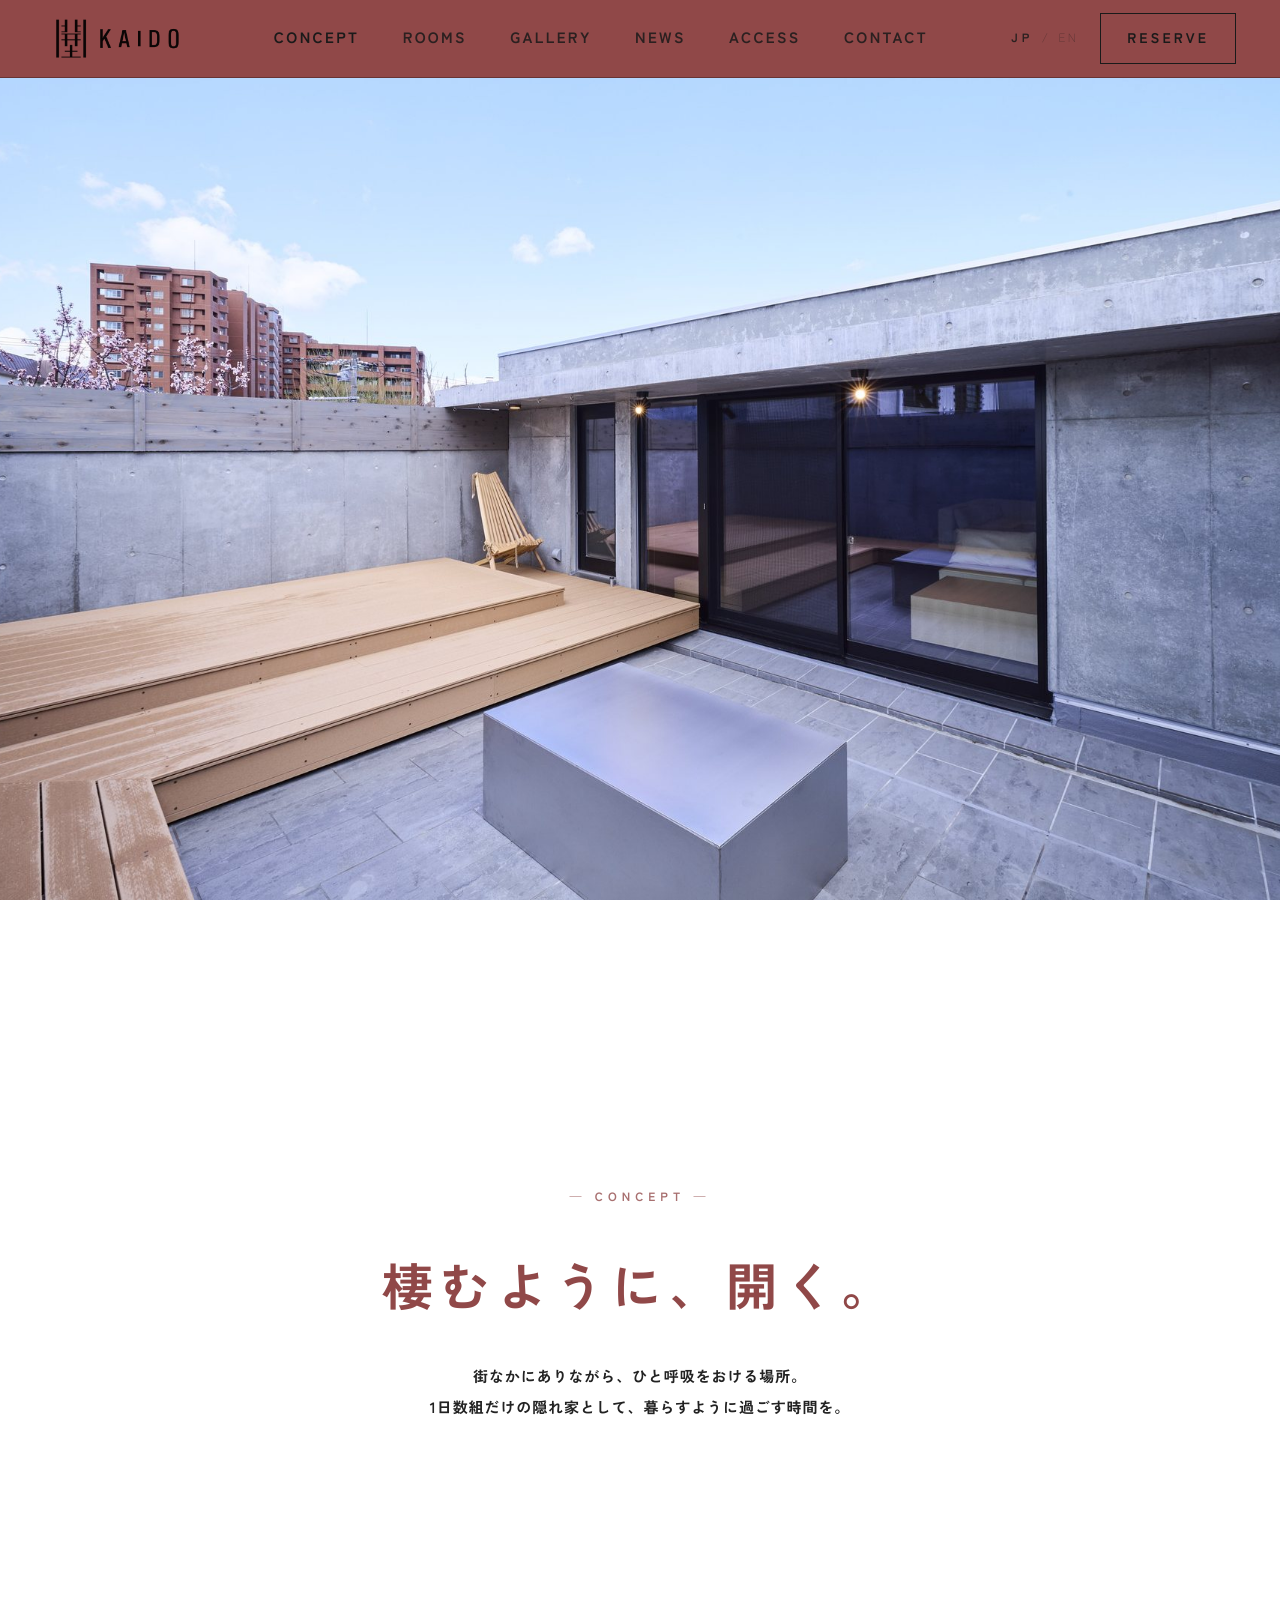
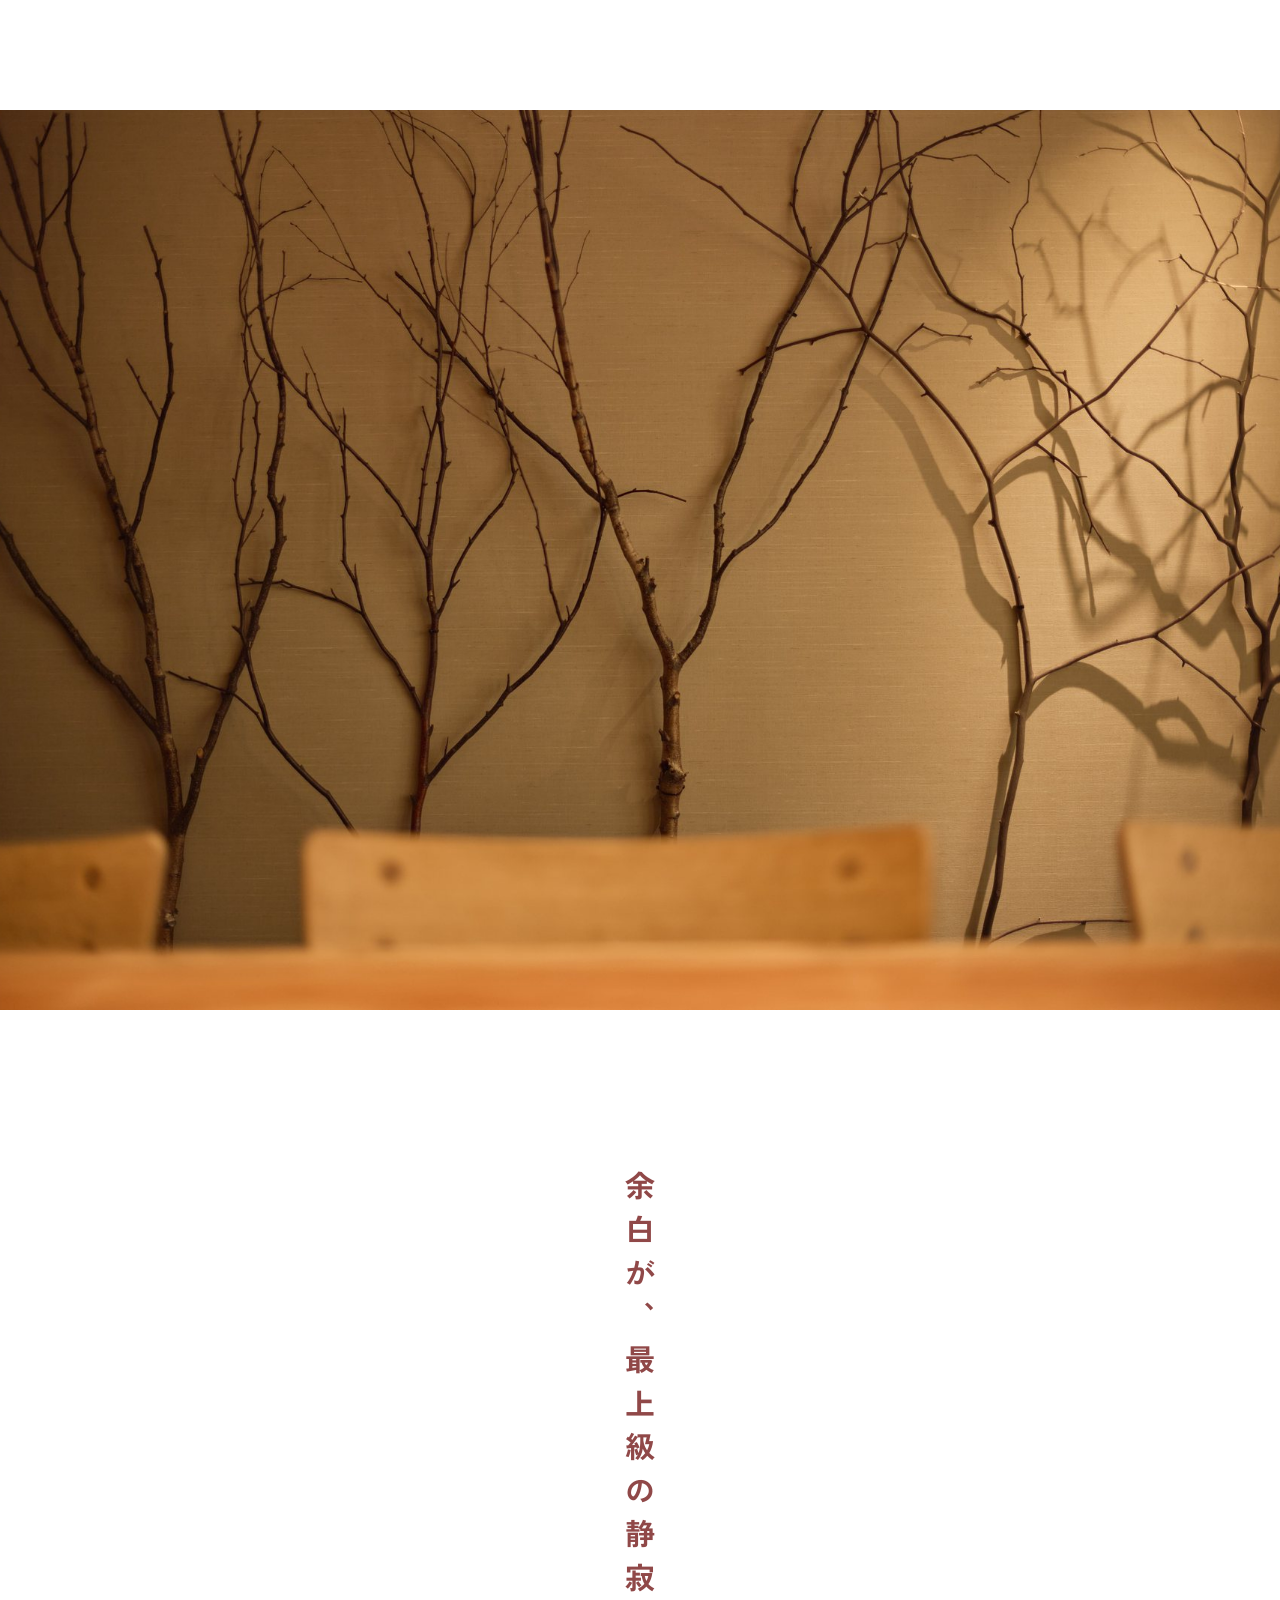
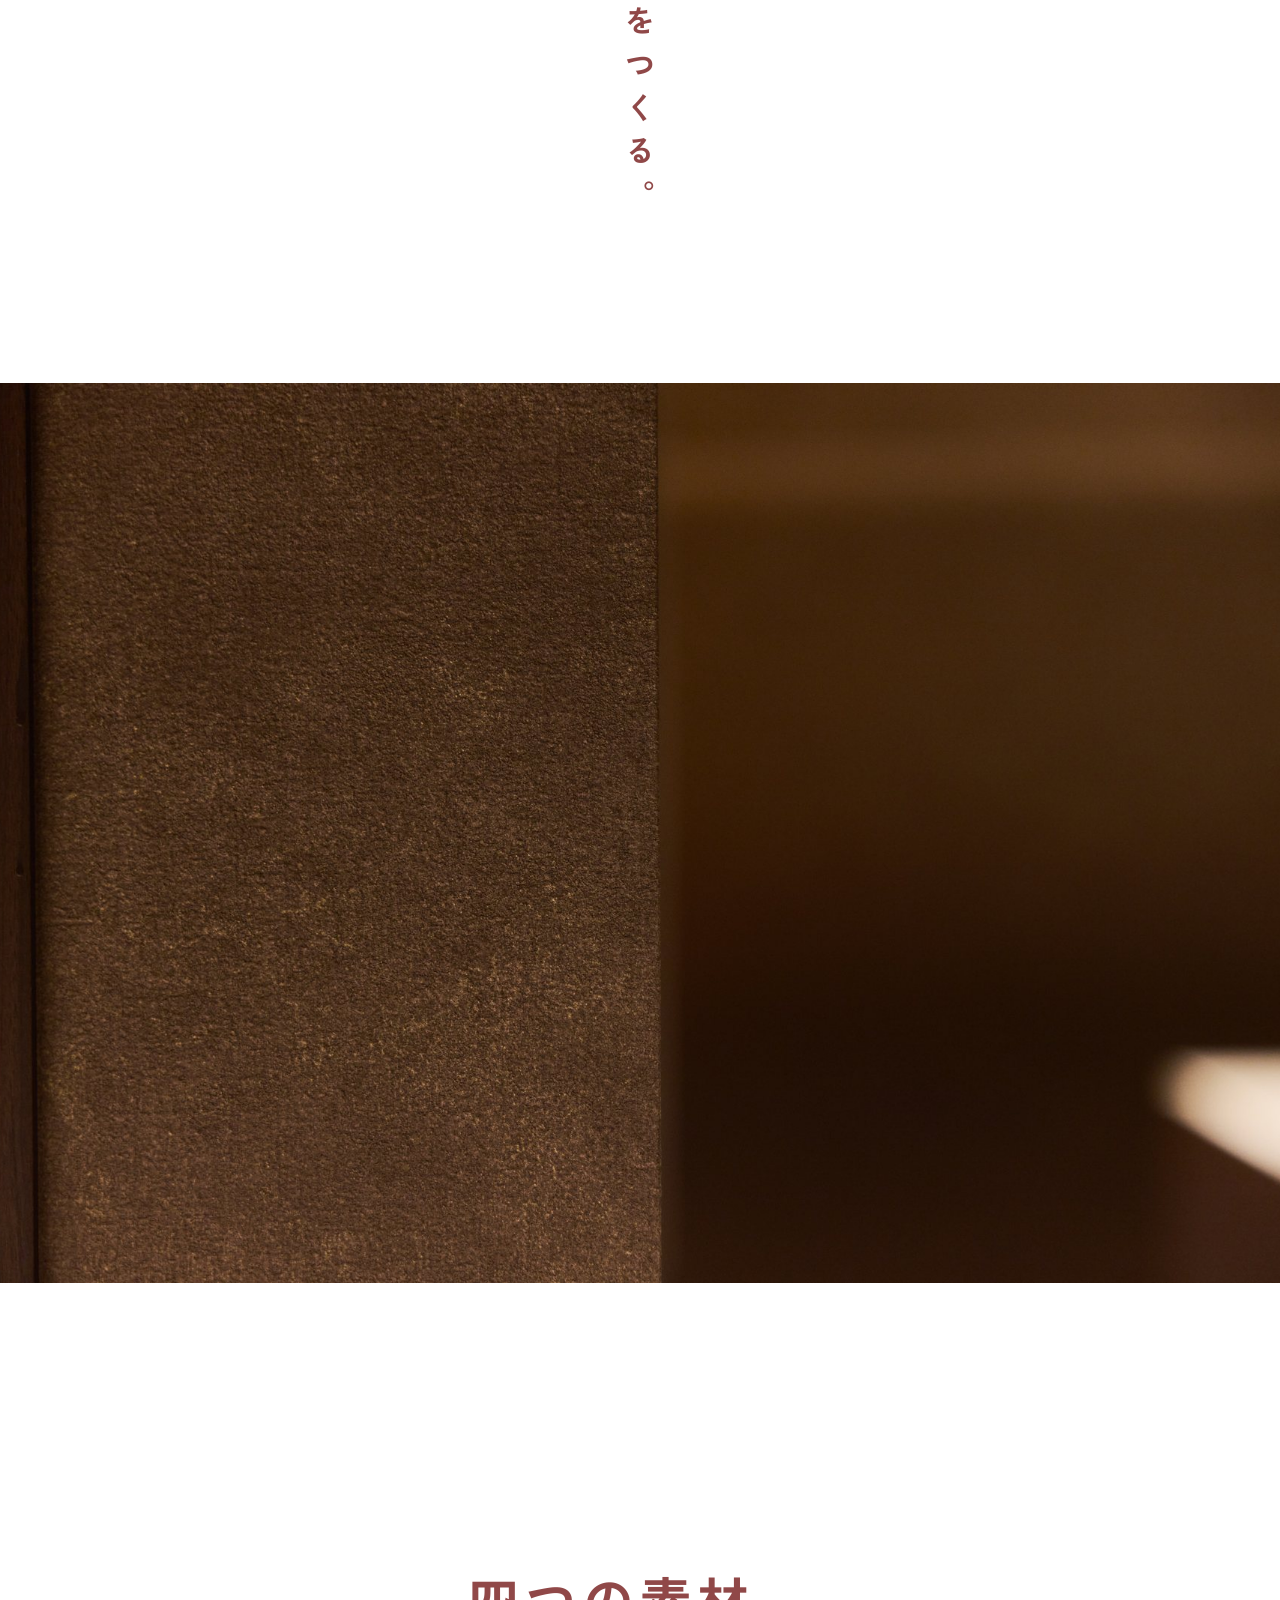
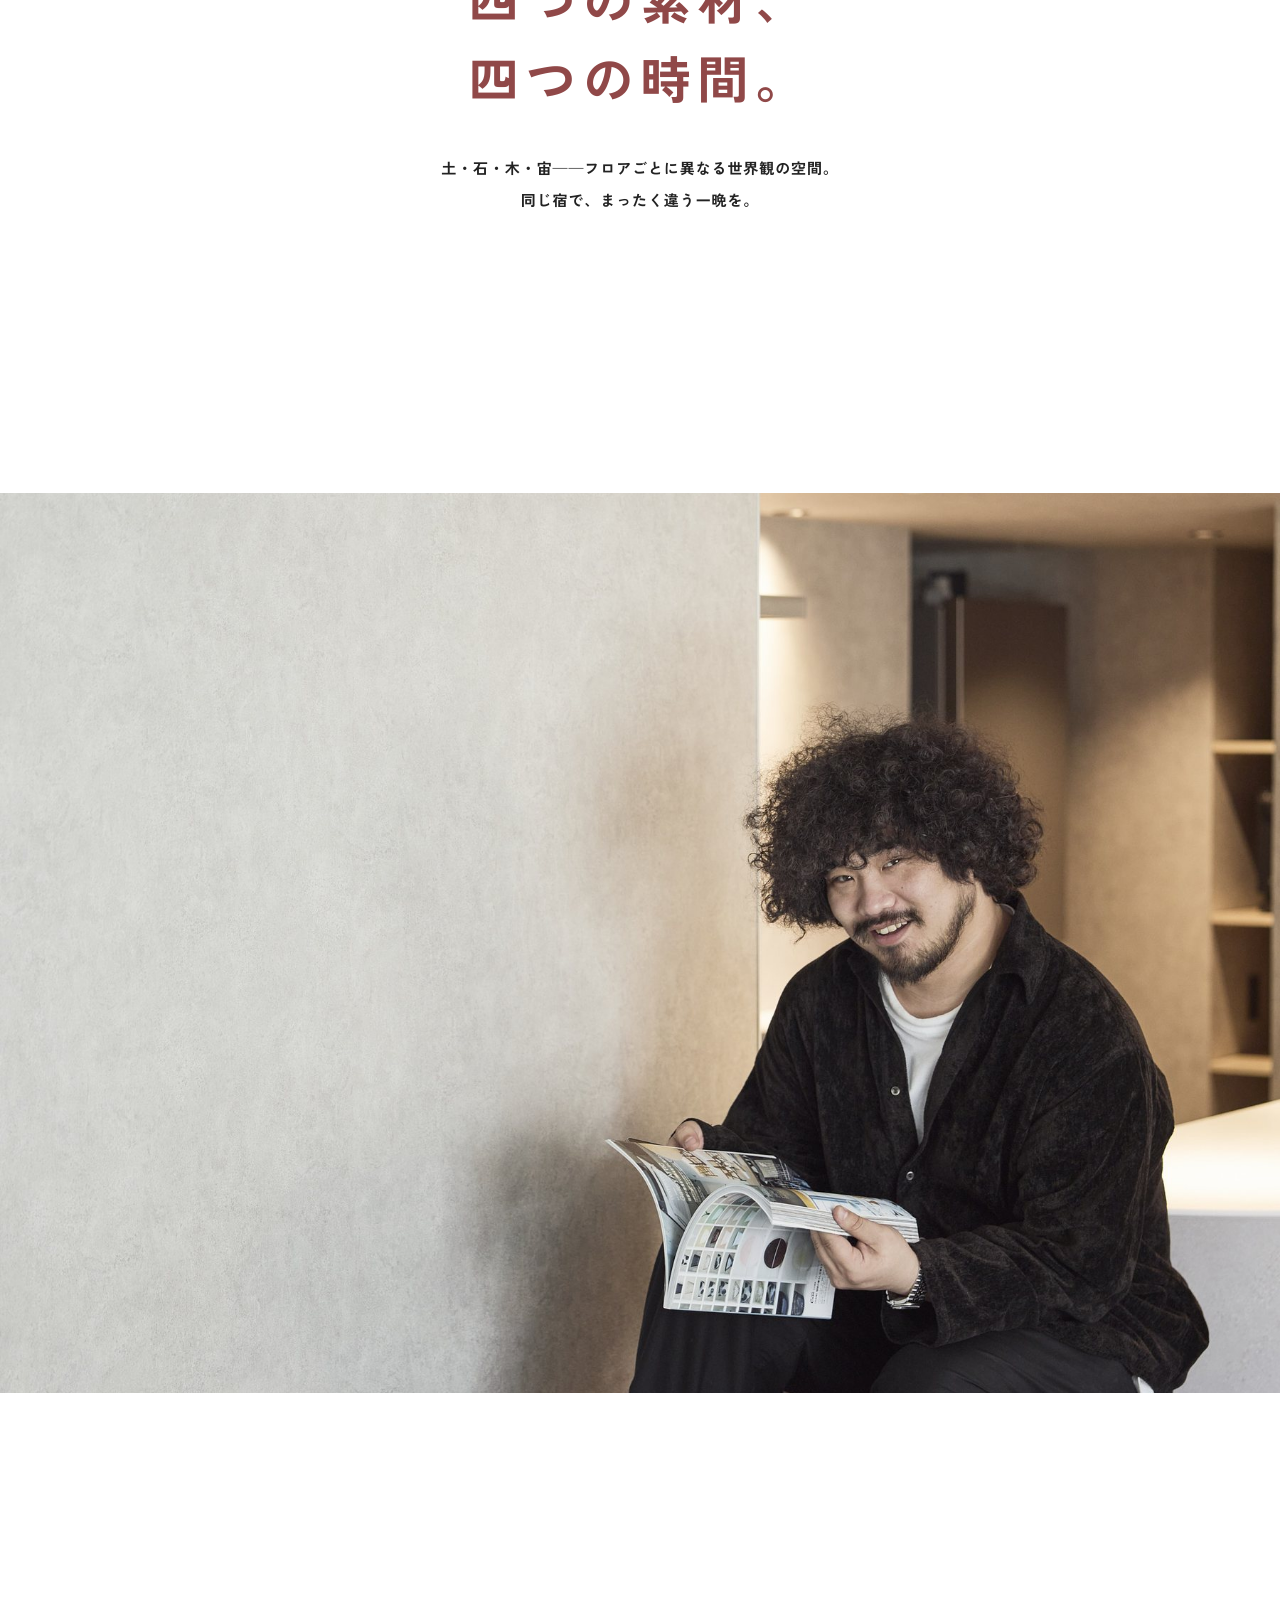
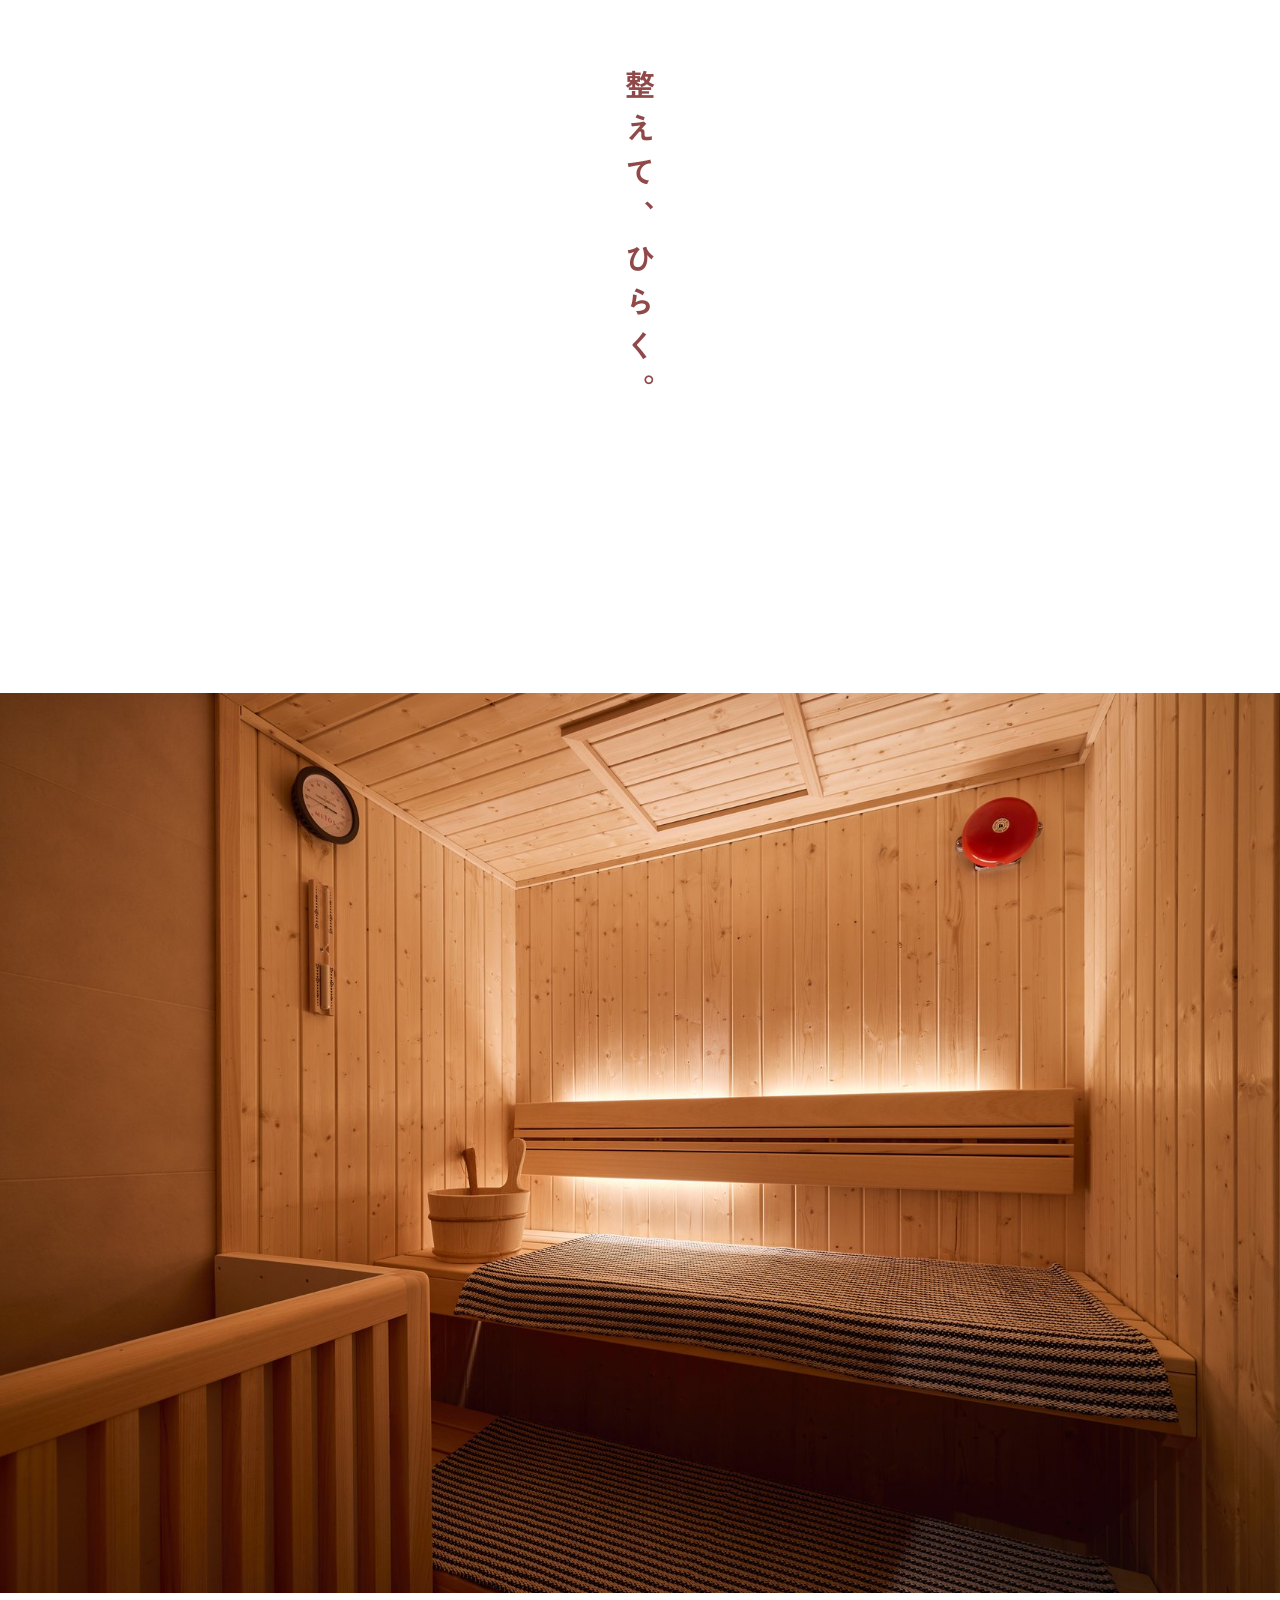
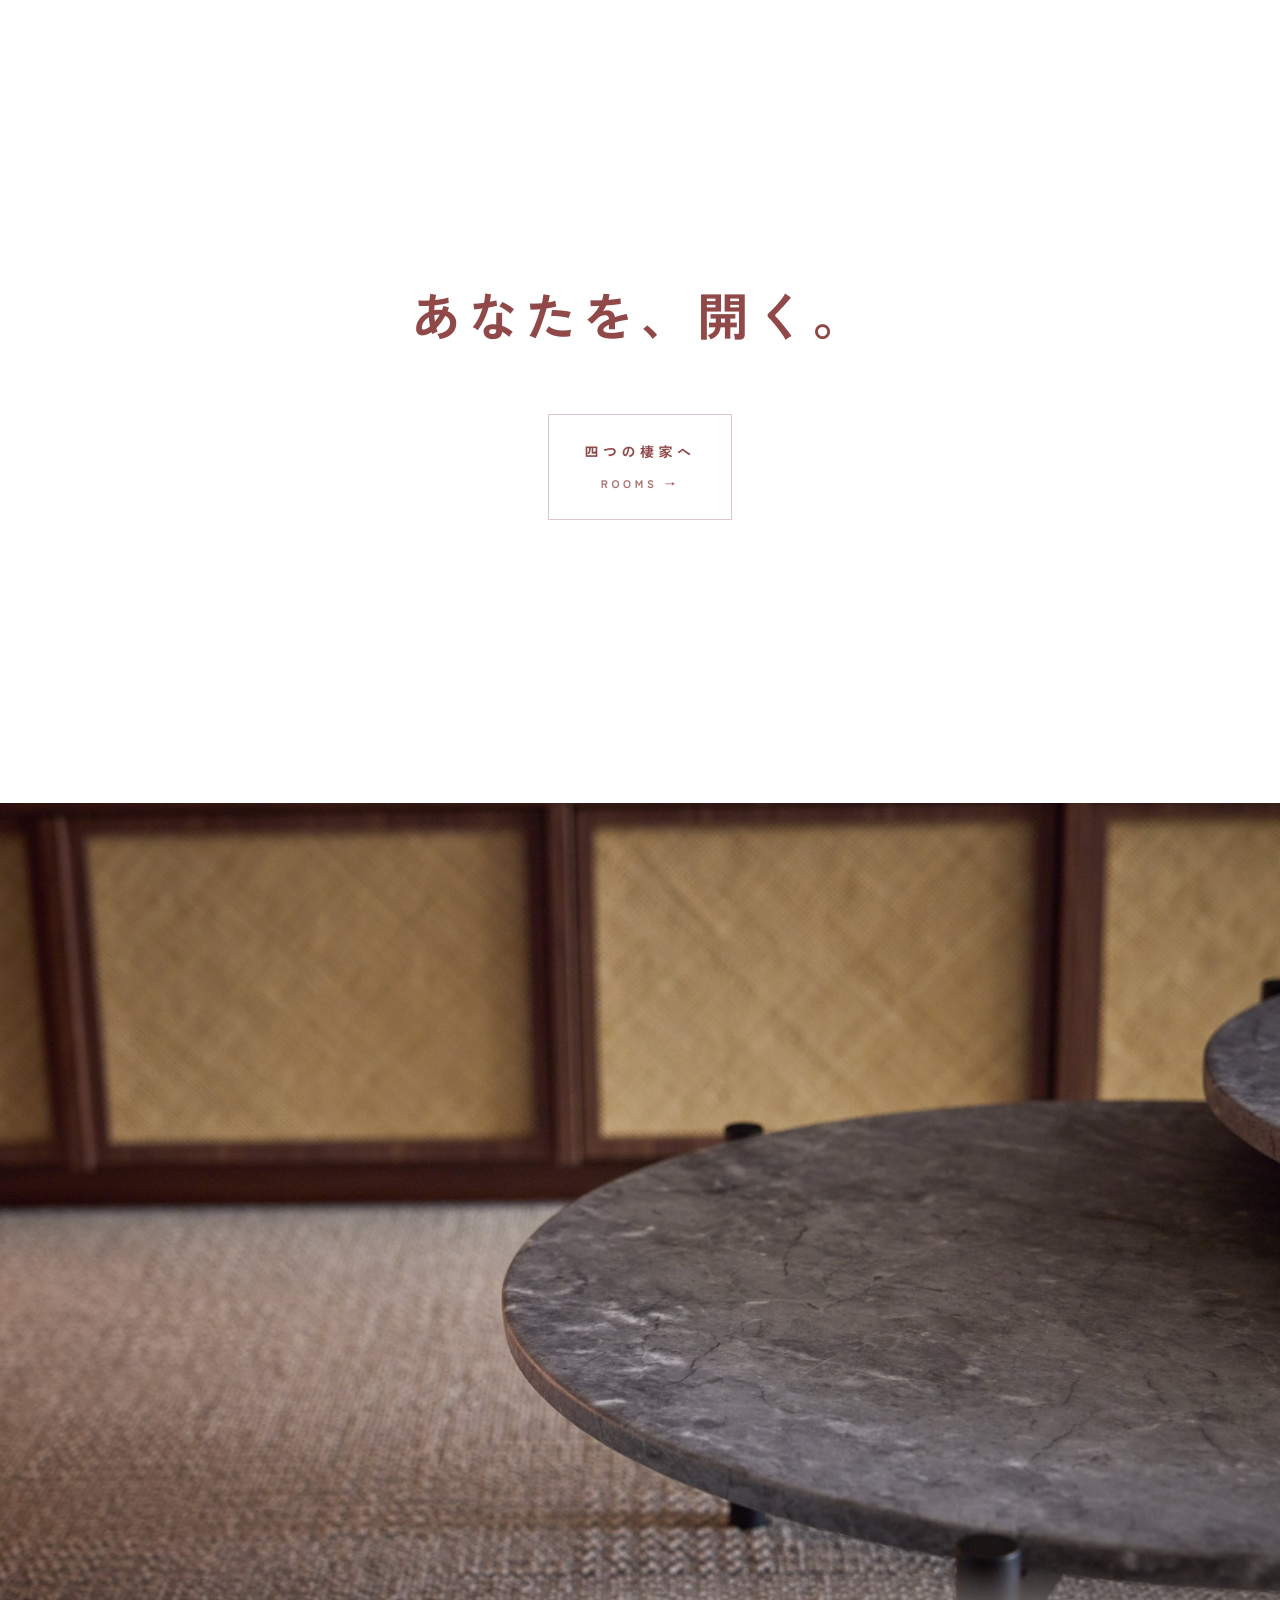
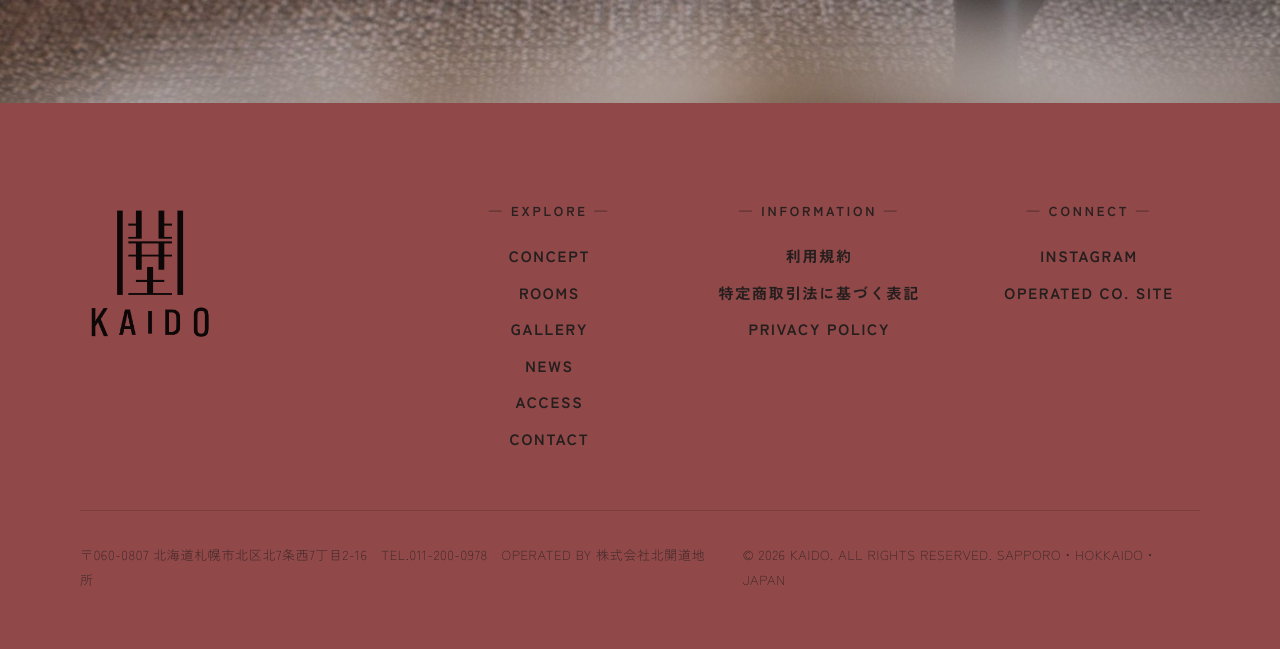
<file: concept.html>
<!DOCTYPE html>
<html lang="ja">
<head>
<meta charset="UTF-8" />
<meta name="viewport" content="width=device-width, initial-scale=1.0" />
<title>CONCEPT ｜ 開土 KAIDO</title>
<link rel="preconnect" href="https://fonts.googleapis.com" />
<link rel="preconnect" href="https://fonts.gstatic.com" crossorigin />
<link href="https://fonts.googleapis.com/css2?family=Zen+Kaku+Gothic+New:wght@400;500;700;900&display=swap" rel="stylesheet" />
<link rel="stylesheet" href="assets/styles.css?v=20260522g" />
</head>
<body>
<!-- HEADER -->
<header class="header" id="header">
  <a href="index.html" class="logo"><img src="assets/images/logo-horizontal.png" alt="KAIDO" class="logo-img" /></a>
  <nav class="nav"><a href="concept.html" aria-current="page">CONCEPT</a><a href="index.html#rooms">ROOMS</a><a href="gallery.html">GALLERY</a><a href="news.html">NEWS</a><a href="index.html#access">ACCESS</a><a href="contact.html">CONTACT</a></nav>
  <div class="header-right">
    <div class="lang"><span class="active">JP</span><span class="divider">/</span><span>EN</span></div>
    <a href="contact.html" class="reserve-btn">RESERVE</a>
  </div>
  <button class="menu-toggle" id="menuToggle" aria-label="Menu" aria-expanded="false">
    <span></span><span></span><span></span>
  </button>
</header>
<div class="mobile-menu" id="mobileMenu" aria-hidden="true">
  <div class="mobile-menu-inner">
    <ul class="mobile-menu-list">
      <li><a href="concept.html" aria-current="page">CONCEPT</a></li>
      <li><a href="index.html#rooms">ROOMS</a></li>
      <li><a href="gallery.html">GALLERY</a></li>
      <li><a href="news.html">NEWS</a></li>
      <li><a href="index.html#access">ACCESS</a></li>
      <li><a href="contact.html">CONTACT</a></li>
    </ul>
    <div class="mobile-menu-meta">
      <div class="lang"><span class="active">JP</span><span class="divider">/</span><span>EN</span></div>
      <a href="contact.html" class="reserve-btn">RESERVE</a>
    </div>
  </div>
</div>

<!-- ============ CONCEPT (alternating photo / text) ============ -->
<main class="concept-flow" id="concept">

  <!-- 1. 全画面写真 -->
  <section class="cf-photo">
    <div class="cf-photo-bg" style="background-image:url('assets/images/concept_01.jpg')"></div>
  </section>

  <!-- 2. 横型コピー -->
  <section class="cf-text cf-text--h">
    <p class="cf-en">— CONCEPT —</p>
    <h2 class="cf-h">棲むように、開く。</h2>
    <p class="cf-sub">街なかにありながら、ひと呼吸をおける場所。<br/>1日数組だけの隠れ家として、暮らすように過ごす時間を。</p>
  </section>

  <!-- 3. 全画面写真 -->
  <section class="cf-photo">
    <div class="cf-photo-bg" style="background-image:url('assets/images/concept_02.jpg')"></div>
  </section>

  <!-- 4. 縦型コピー -->
  <section class="cf-text cf-text--v">
    <span class="cf-v-text">余白が、最上級の静寂をつくる。</span>
  </section>

  <!-- 5. 全画面写真 -->
  <section class="cf-photo">
    <div class="cf-photo-bg" style="background-image:url('assets/images/concept_03.jpg')"></div>
  </section>

  <!-- 6. 横型コピー -->
  <section class="cf-text cf-text--h">
    <h2 class="cf-h">四つの素材、<br/>四つの時間。</h2>
    <p class="cf-sub">土・石・木・宙——フロアごとに異なる世界観の空間。<br/>同じ宿で、まったく違う一晩を。</p>
  </section>

  <!-- 7. 全画面写真 -->
  <section class="cf-photo">
    <div class="cf-photo-bg" style="background-image:url('assets/images/concept_04.jpg')"></div>
  </section>

  <!-- 8. 縦型コピー -->
  <section class="cf-text cf-text--v">
    <span class="cf-v-text">整えて、ひらく。</span>
  </section>

  <!-- 9. 全画面写真 -->
  <section class="cf-photo">
    <div class="cf-photo-bg" style="background-image:url('assets/images/concept_05.jpg')"></div>
  </section>

  <!-- 10. 横型コピー（最終） -->
  <section class="cf-text cf-text--h cf-text--final">
    <h2 class="cf-h">あなたを、開く。</h2>
    <a class="cf-bridge-link" href="index.html#rooms">
      <span class="cf-bridge-jp">四つの棲家へ</span>
      <span class="cf-bridge-en">ROOMS  →</span>
    </a>
  </section>

  <!-- 11. 全画面写真（締めくくり） -->
  <section class="cf-photo">
    <div class="cf-photo-bg" style="background-image:url('assets/images/concept_06.jpg')"></div>
  </section>

</main>

<!-- FOOTER -->
<footer class="footer">
  <div class="footer-grid">
    <div class="footer-logo"><img src="assets/images/logo-vertical.png" alt="開土 KAIDO" /></div>
    <nav class="footer-col">
      <h4>— EXPLORE —</h4>
      <ul>
        <li><a href="concept.html">CONCEPT</a></li>
        <li><a href="index.html#rooms">ROOMS</a></li>
        <li><a href="gallery.html">GALLERY</a></li>
        <li><a href="news.html">NEWS</a></li>
        <li><a href="index.html#access">ACCESS</a></li>
        <li><a href="contact.html">CONTACT</a></li>
      </ul>
    </nav>
    <nav class="footer-col">
      <h4>— INFORMATION —</h4>
      <ul>
        <li><a href="#">利用規約</a></li>
        <li><a href="#">特定商取引法に基づく表記</a></li>
        <li><a href="#">PRIVACY POLICY</a></li>
      </ul>
    </nav>
    <nav class="footer-col">
      <h4>— CONNECT —</h4>
      <ul>
        <li><a href="#">INSTAGRAM</a></li>
        <li><a href="#">OPERATED CO. SITE</a></li>
      </ul>
    </nav>
  </div>
  <div class="footer-bottom">
    <span>〒060-0807 北海道札幌市北区北7条西7丁目2-16　TEL.011-200-0978　OPERATED BY 株式会社北開道地所</span>
    <span>© 2026 KAIDO. All Rights Reserved. Sapporo・Hokkaido・Japan</span>
  </div>
</footer>
<script src="assets/script.js?v=20260522g" defer></script>
</body>
</html>
</file>
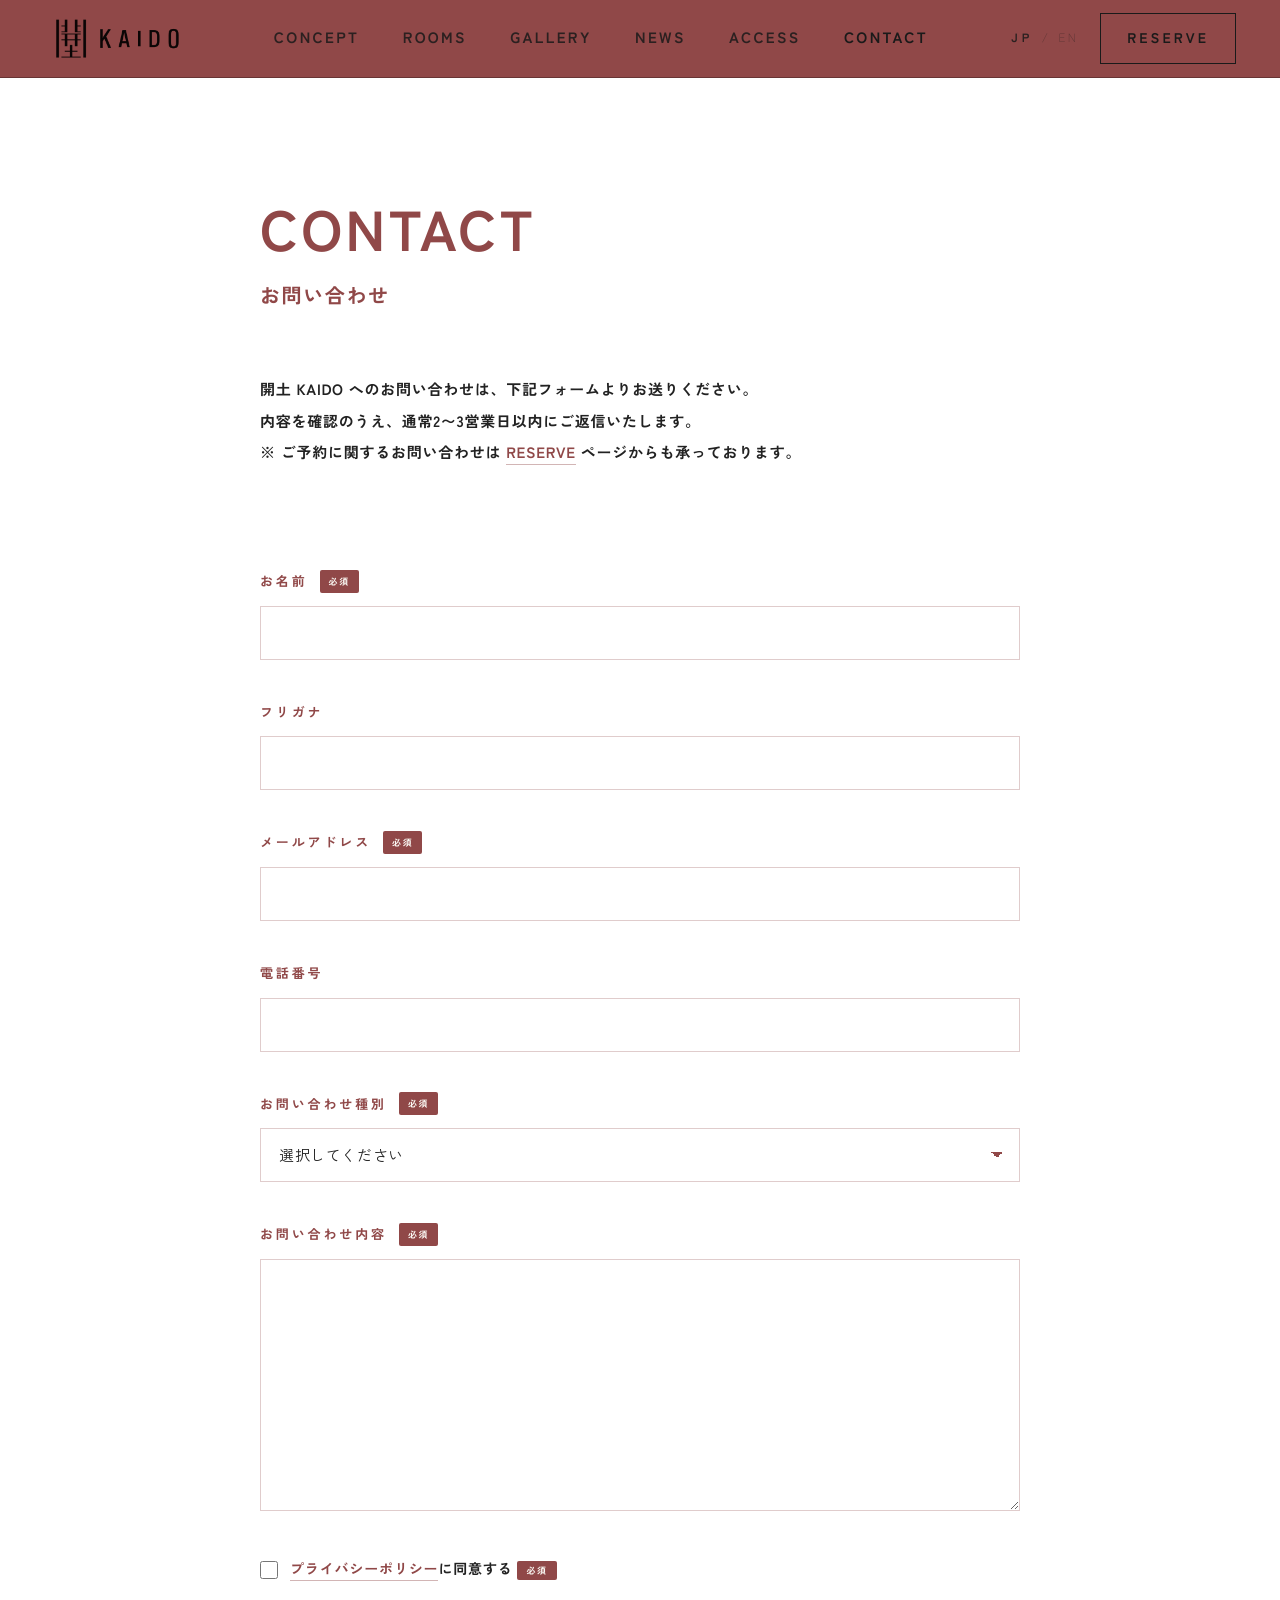
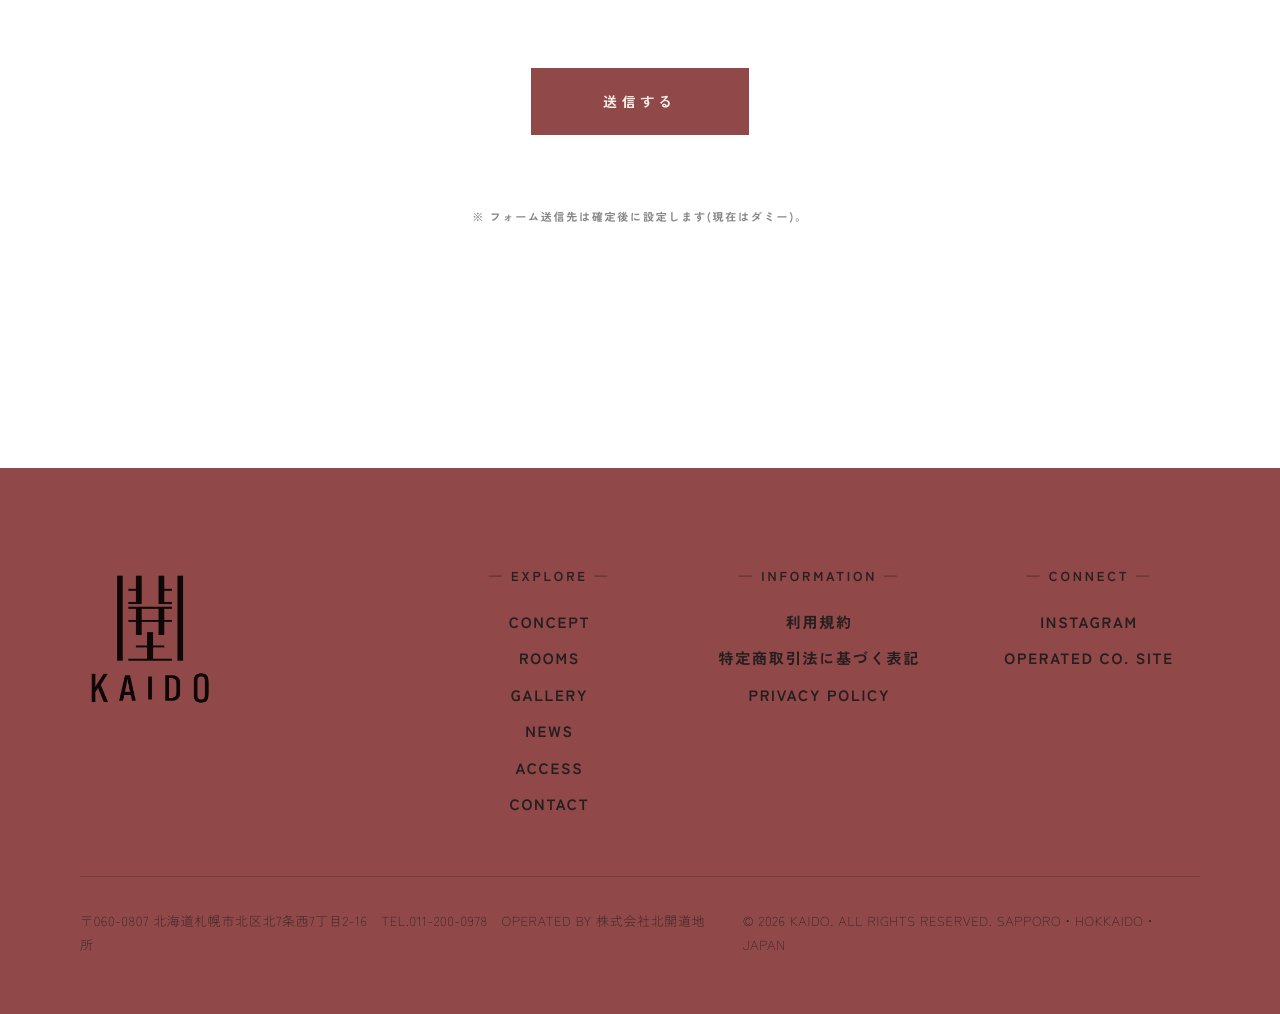
<file: contact.html>
<!DOCTYPE html>
<html lang="ja">
<head>
<meta charset="UTF-8" />
<meta name="viewport" content="width=device-width, initial-scale=1.0" />
<title>CONTACT ｜ 開土 KAIDO</title>
<link rel="preconnect" href="https://fonts.googleapis.com" />
<link rel="preconnect" href="https://fonts.gstatic.com" crossorigin />
<link href="https://fonts.googleapis.com/css2?family=Zen+Kaku+Gothic+New:wght@400;500;700;900&display=swap" rel="stylesheet" />
<link rel="stylesheet" href="assets/styles.css?v=20260522g" />
</head>
<body>
<!-- HEADER -->
<header class="header" id="header">
  <a href="index.html" class="logo"><img src="assets/images/logo-horizontal.png" alt="KAIDO" class="logo-img" /></a>
  <nav class="nav"><a href="concept.html">CONCEPT</a><a href="index.html#rooms">ROOMS</a><a href="gallery.html">GALLERY</a><a href="news.html">NEWS</a><a href="index.html#access">ACCESS</a><a href="contact.html" aria-current="page">CONTACT</a></nav>
  <div class="header-right">
    <div class="lang"><span class="active">JP</span><span class="divider">/</span><span>EN</span></div>
    <a href="contact.html" class="reserve-btn">RESERVE</a>
  </div>
  <button class="menu-toggle" id="menuToggle" aria-label="Menu" aria-expanded="false">
    <span></span><span></span><span></span>
  </button>
</header>
<div class="mobile-menu" id="mobileMenu" aria-hidden="true">
  <div class="mobile-menu-inner">
    <ul class="mobile-menu-list">
      <li><a href="concept.html">CONCEPT</a></li>
      <li><a href="index.html#rooms">ROOMS</a></li>
      <li><a href="gallery.html">GALLERY</a></li>
      <li><a href="news.html">NEWS</a></li>
      <li><a href="index.html#access">ACCESS</a></li>
      <li><a href="contact.html" aria-current="page">CONTACT</a></li>
    </ul>
    <div class="mobile-menu-meta">
      <div class="lang"><span class="active">JP</span><span class="divider">/</span><span>EN</span></div>
      <a href="contact.html" class="reserve-btn">RESERVE</a>
    </div>
  </div>
</div>

<!-- ============ CONTACT ============ -->
<section class="contact-page" id="contact">
  <div class="rooms-header">
    <h2 class="rooms-title">CONTACT</h2>
    <p class="rooms-subtitle">お問い合わせ</p>
  </div>

  <div class="contact-intro">
    <p>
      開土 KAIDO へのお問い合わせは、下記フォームよりお送りください。<br/>
      内容を確認のうえ、通常2〜3営業日以内にご返信いたします。<br/>
      ※ ご予約に関するお問い合わせは <a href="contact.html" class="contact-inline-link">RESERVE</a> ページからも承っております。
    </p>
  </div>

  <form class="contact-form" id="contactForm" novalidate>
    <div class="cf-row">
      <label class="cf-label" for="cf-name">お名前 <span class="cf-required">必須</span></label>
      <input class="cf-input" type="text" id="cf-name" name="name" autocomplete="name" required />
    </div>

    <div class="cf-row">
      <label class="cf-label" for="cf-kana">フリガナ</label>
      <input class="cf-input" type="text" id="cf-kana" name="kana" autocomplete="off" />
    </div>

    <div class="cf-row">
      <label class="cf-label" for="cf-email">メールアドレス <span class="cf-required">必須</span></label>
      <input class="cf-input" type="email" id="cf-email" name="email" autocomplete="email" required />
    </div>

    <div class="cf-row">
      <label class="cf-label" for="cf-phone">電話番号</label>
      <input class="cf-input" type="tel" id="cf-phone" name="phone" autocomplete="tel" />
    </div>

    <div class="cf-row">
      <label class="cf-label" for="cf-subject">お問い合わせ種別 <span class="cf-required">必須</span></label>
      <div class="cf-select-wrap">
        <select class="cf-input cf-select" id="cf-subject" name="subject" required>
          <option value="">選択してください</option>
          <option value="reservation">ご予約・空室について</option>
          <option value="facility">施設・設備について</option>
          <option value="access">アクセス・送迎について</option>
          <option value="press">取材・メディアについて</option>
          <option value="other">その他</option>
        </select>
      </div>
    </div>

    <div class="cf-row">
      <label class="cf-label" for="cf-message">お問い合わせ内容 <span class="cf-required">必須</span></label>
      <textarea class="cf-input cf-textarea" id="cf-message" name="message" rows="8" required></textarea>
    </div>

    <div class="cf-row cf-checkbox-row">
      <label class="cf-checkbox-label">
        <input type="checkbox" id="cf-privacy" name="privacy" required />
        <span><a href="#" class="contact-inline-link">プライバシーポリシー</a>に同意する <span class="cf-required">必須</span></span>
      </label>
    </div>

    <div class="cf-submit">
      <button class="reserve-btn reserve-btn--solid cf-submit-btn" type="submit">送信する</button>
    </div>

    <p class="cf-note">※ フォーム送信先は確定後に設定します(現在はダミー)。</p>
  </form>

  <div class="contact-thanks" id="contactThanks" hidden>
    <h3 class="contact-thanks-h">お問い合わせを受け付けました</h3>
    <p class="contact-thanks-body">
      内容を確認のうえ、担当者より2〜3営業日以内にご返信いたします。<br/>
      ご記入のメールアドレス宛に自動返信を送信しております。
    </p>
    <a class="news-article-back-link" href="index.html">← TOP へ戻る</a>
  </div>
</section>

<!-- FOOTER -->
<footer class="footer">
  <div class="footer-grid">
    <div class="footer-logo"><img src="assets/images/logo-vertical.png" alt="開土 KAIDO" /></div>
    <nav class="footer-col">
      <h4>— EXPLORE —</h4>
      <ul>
        <li><a href="concept.html">CONCEPT</a></li>
        <li><a href="index.html#rooms">ROOMS</a></li>
        <li><a href="gallery.html">GALLERY</a></li>
        <li><a href="news.html">NEWS</a></li>
        <li><a href="index.html#access">ACCESS</a></li>
        <li><a href="contact.html">CONTACT</a></li>
      </ul>
    </nav>
    <nav class="footer-col">
      <h4>— INFORMATION —</h4>
      <ul>
        <li><a href="#">利用規約</a></li>
        <li><a href="#">特定商取引法に基づく表記</a></li>
        <li><a href="#">PRIVACY POLICY</a></li>
      </ul>
    </nav>
    <nav class="footer-col">
      <h4>— CONNECT —</h4>
      <ul>
        <li><a href="#">INSTAGRAM</a></li>
        <li><a href="#">OPERATED CO. SITE</a></li>
      </ul>
    </nav>
  </div>
  <div class="footer-bottom">
    <span>〒060-0807 北海道札幌市北区北7条西7丁目2-16　TEL.011-200-0978　OPERATED BY 株式会社北開道地所</span>
    <span>© 2026 KAIDO. All Rights Reserved. Sapporo・Hokkaido・Japan</span>
  </div>
</footer>
<script src="assets/script.js?v=20260522g" defer></script>
<script defer>
(function(){
  const form = document.getElementById('contactForm');
  const thanks = document.getElementById('contactThanks');
  if(!form) return;
  form.addEventListener('submit', e => {
    e.preventDefault();
    // 簡易バリデーション（必須項目のみ）
    if(!form.checkValidity()){ form.reportValidity(); return; }
    form.hidden = true;
    if(thanks){ thanks.hidden = false; thanks.scrollIntoView({behavior:'smooth', block:'start'}); }
  });
})();
</script>
</body>
</html>
</file>
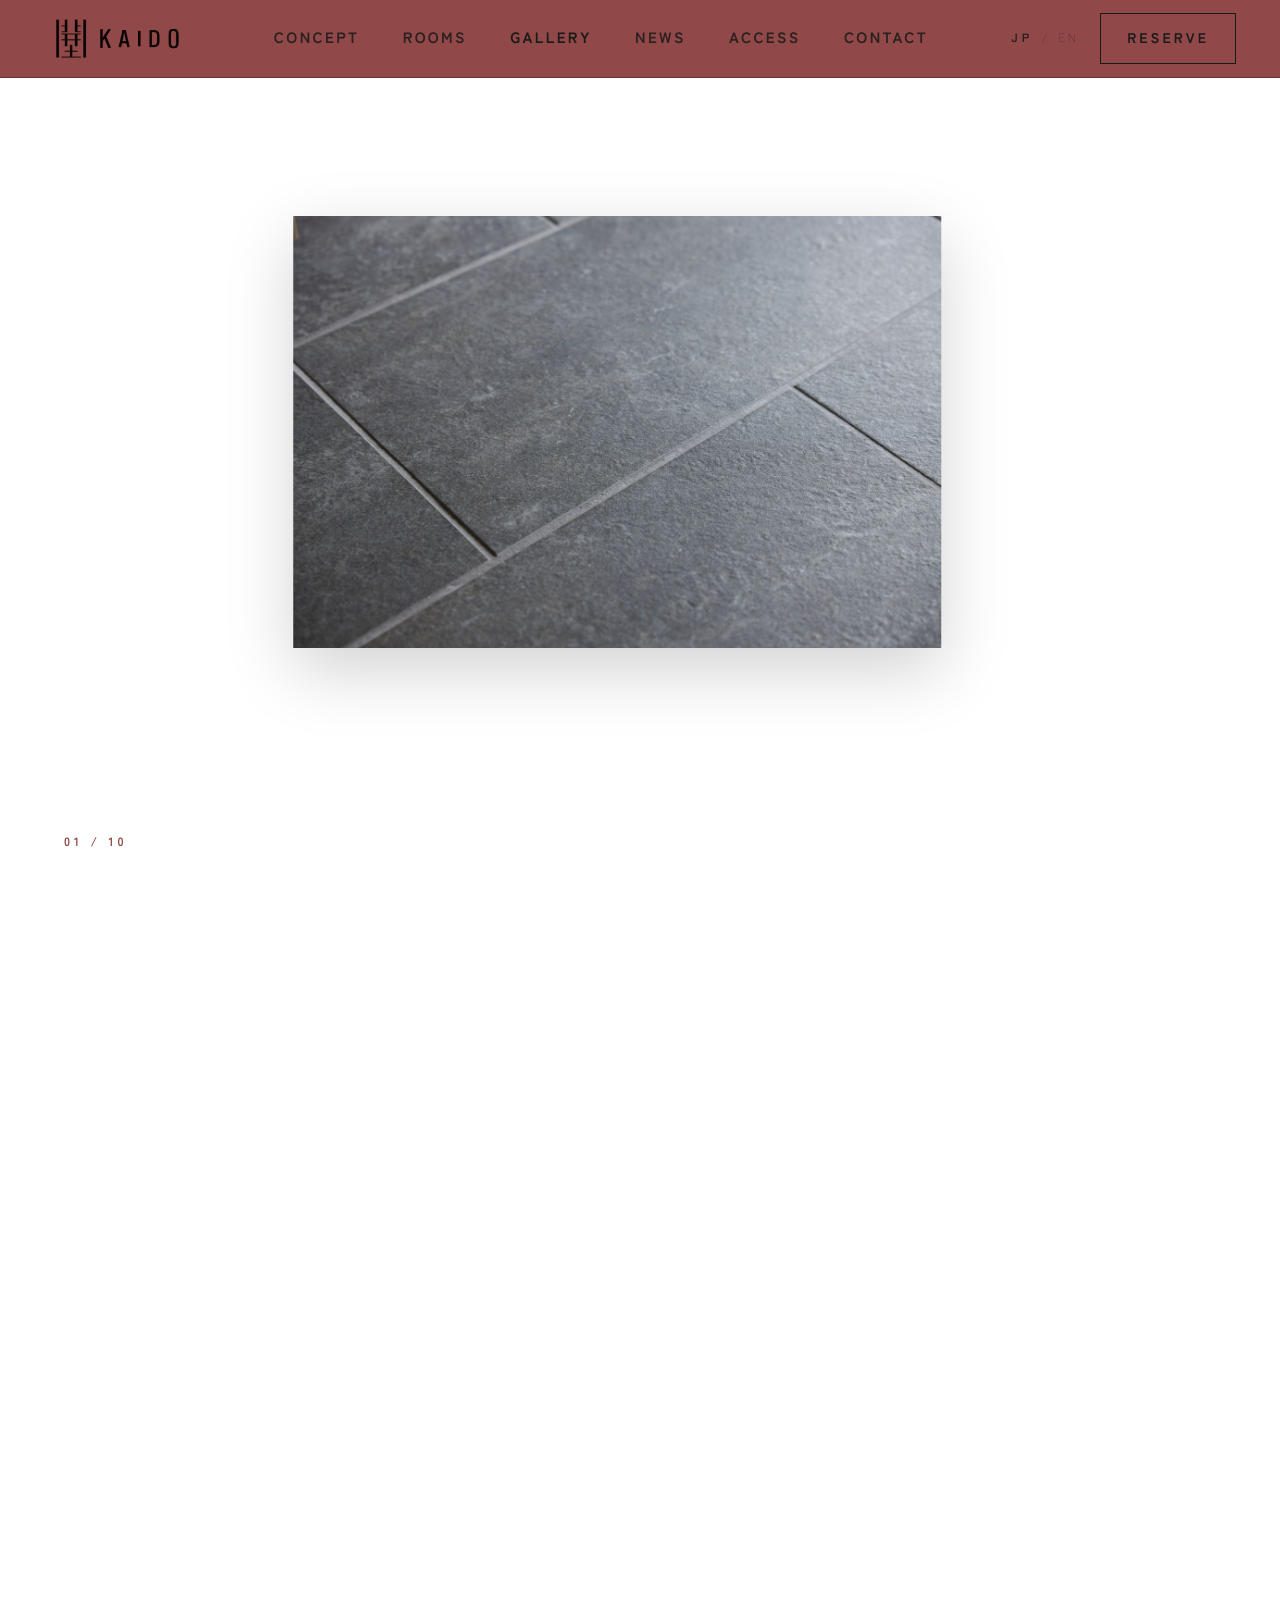
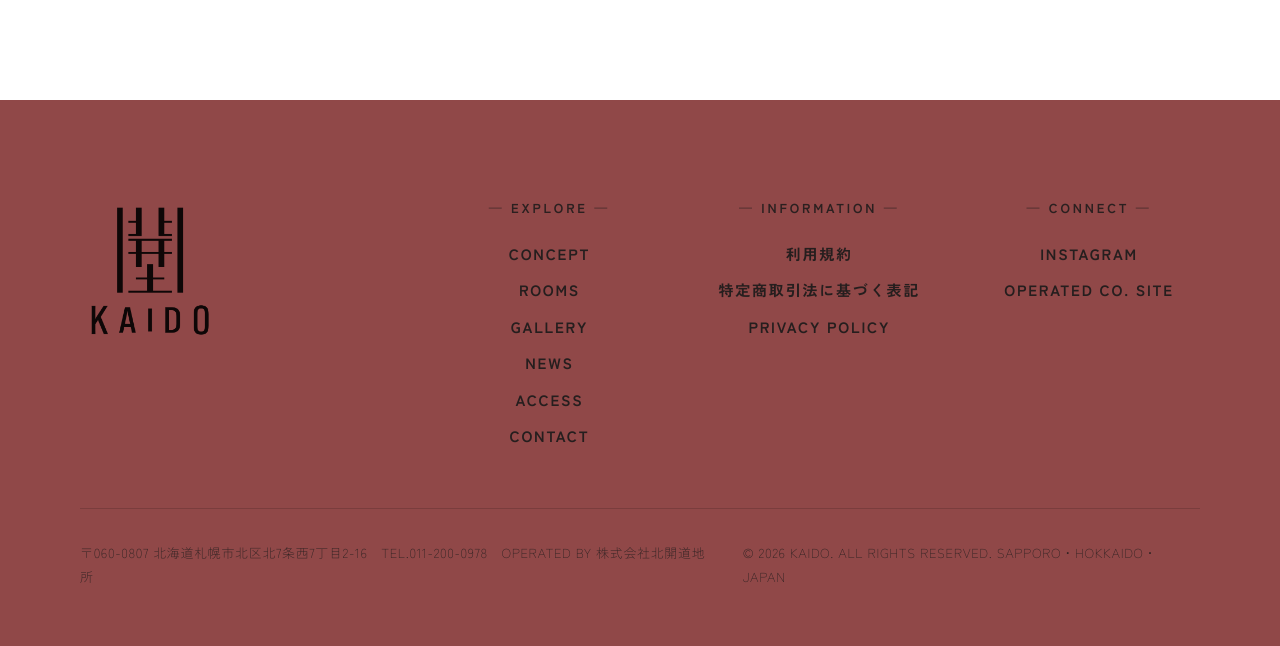
<file: gallery.html>
<!DOCTYPE html>
<html lang="ja">
<head>
<meta charset="UTF-8" />
<meta name="viewport" content="width=device-width, initial-scale=1.0" />
<title>GALLERY ｜ 開土 KAIDO</title>
<link rel="preconnect" href="https://fonts.googleapis.com" />
<link rel="preconnect" href="https://fonts.gstatic.com" crossorigin />
<link href="https://fonts.googleapis.com/css2?family=Zen+Kaku+Gothic+New:wght@400;500;700;900&display=swap" rel="stylesheet" />
<link rel="stylesheet" href="assets/styles.css?v=20260522g" />
</head>
<body>
<!-- ============ HEADER ============ -->
<header class="header" id="header">
  <a href="index.html" class="logo">
    <img src="assets/images/logo-horizontal.png" alt="KAIDO" class="logo-img" />
  </a>
  <nav class="nav"><a href="concept.html">CONCEPT</a><a href="index.html#rooms">ROOMS</a><a href="gallery.html" aria-current="page">GALLERY</a><a href="news.html">NEWS</a><a href="index.html#access">ACCESS</a><a href="contact.html">CONTACT</a></nav>
  <div class="header-right">
    <div class="lang"><span class="active">JP</span><span class="divider">/</span><span>EN</span></div>
    <a href="contact.html" class="reserve-btn">RESERVE</a>
  </div>
  <button class="menu-toggle" id="menuToggle" aria-label="Menu" aria-expanded="false">
    <span></span><span></span><span></span>
  </button>
</header>
<div class="mobile-menu" id="mobileMenu" aria-hidden="true">
  <div class="mobile-menu-inner">
    <ul class="mobile-menu-list"><li><a href="concept.html">CONCEPT</a></li><li><a href="index.html#rooms">ROOMS</a></li><li><a href="gallery.html" aria-current="page">GALLERY</a></li><li><a href="news.html">NEWS</a></li><li><a href="index.html#access">ACCESS</a></li><li><a href="contact.html">CONTACT</a></li></ul>
    <div class="mobile-menu-meta">
      <div class="lang"><span class="active">JP</span><span class="divider">/</span><span>EN</span></div>
      <a href="contact.html" class="reserve-btn">RESERVE</a>
    </div>
  </div>
</div>

<!-- ============ GALLERY STACK — sticky stage + scroll で10枚が重なる ============ -->
<section class="gallery-stack" id="galleryStack">
  <div class="gallery-stack-stage">
    <!-- 10枚の空figure。JSが pool 50枚からランダムに img.src と --ox/--oy を設定 -->
    <figure class="gf-card"></figure>
    <figure class="gf-card"></figure>
    <figure class="gf-card"></figure>
    <figure class="gf-card"></figure>
    <figure class="gf-card"></figure>
    <figure class="gf-card"></figure>
    <figure class="gf-card"></figure>
    <figure class="gf-card"></figure>
    <figure class="gf-card"></figure>
    <figure class="gf-card"></figure>

    <div class="deck-counter" id="galleryCounter">01 / 10</div>
  </div>
</section>

<!-- ============ FOOTER ============ -->
<footer class="footer">
  <div class="footer-grid">
    <div class="footer-logo">
      <img src="assets/images/logo-vertical.png" alt="開土 KAIDO" />
    </div>
    <nav class="footer-col">
      <h4>— EXPLORE —</h4>
      <ul>
        <li><a href="concept.html">CONCEPT</a></li>
        <li><a href="index.html#rooms">ROOMS</a></li>
        <li><a href="gallery.html">GALLERY</a></li>
        <li><a href="news.html">NEWS</a></li>
        <li><a href="index.html#access">ACCESS</a></li>
        <li><a href="contact.html">CONTACT</a></li>
      </ul>
    </nav>
    <nav class="footer-col">
      <h4>— INFORMATION —</h4>
      <ul>
        <li><a href="#">利用規約</a></li>
        <li><a href="#">特定商取引法に基づく表記</a></li>
        <li><a href="#">PRIVACY POLICY</a></li>
      </ul>
    </nav>
    <nav class="footer-col">
      <h4>— CONNECT —</h4>
      <ul>
        <li><a href="#">INSTAGRAM</a></li>
        <li><a href="#">OPERATED CO. SITE</a></li>
      </ul>
    </nav>
  </div>
  <div class="footer-bottom">
    <span>〒060-0807 北海道札幌市北区北7条西7丁目2-16　TEL.011-200-0978　OPERATED BY 株式会社北開道地所</span>
    <span>© 2026 KAIDO. All Rights Reserved. Sapporo・Hokkaido・Japan</span>
  </div>
</footer>
<script src="assets/script.js?v=20260522g" defer></script>
<script defer>
/* GALLERY: indexのDECKと同じ sticky stage 方式。
   50枚プールから10枚をランダム選出、位置(--ox/--oy)もランダム。
   1枚目から全てランダム。スクロールに応じて拡大→縮小で順に重なる。 */
(function(){
  const POOL = [
    // SORA (4F) — index/rooms未使用
    'sora/20260423_KAIDO_SORA_003.jpg','sora/20260423_KAIDO_SORA_011.jpg',
    'sora/20260423_KAIDO_SORA_022.jpg','sora/20260423_KAIDO_SORA_025.jpg',
    'sora/20260423_KAIDO_SORA_030.jpg','sora/20260423_KAIDO_SORA_052.jpg',
    'sora/20260423_KAIDO_SORA_053.jpg','sora/20260423_KAIDO_SORA_054.jpg',
    'sora/20260423_KAIDO_SORA_056.jpg','sora/20260423_KAIDO_SORA_058.jpg',
    'sora/20260423_KAIDO_SORA_066.jpg','sora/20260423_KAIDO_SORA_068.jpg',
    'sora/20260423_KAIDO_SORA_081.jpg','sora/20260423_KAIDO_SORA_117.jpg',
    'sora/20260423_KAIDO_SORA_122.jpg','sora/20260423_KAIDO_SORA_125.jpg',
    'sora/20260423_KAIDO_SORA_137.jpg','sora/20260423_KAIDO_SORA_384.jpg',
    // KI (3F)
    'ki/20260423_KAIDO_KI_207.jpg','ki/20260423_KAIDO_KI_210.jpg',
    'ki/20260423_KAIDO_KI_213.jpg','ki/20260423_KAIDO_KI_295.jpg',
    'ki/20260423_KAIDO_KI_300.jpg','ki/20260423_KAIDO_KI_305.jpg',
    'ki/20260423_KAIDO_KI_313.jpg','ki/20260423_KAIDO_KI_320.jpg',
    'ki/20260423_KAIDO_KI_325.jpg','ki/20260423_KAIDO_KI_330.jpg',
    'ki/20260423_KAIDO_KI_345.jpg','ki/20260423_KAIDO_KI_350.jpg',
    // ISHI (2F)
    'ishi/20260423_KAIDO_ISHI_228.jpg','ishi/20260423_KAIDO_ISHI_235.jpg',
    'ishi/20260423_KAIDO_ISHI_244.jpg','ishi/20260423_KAIDO_ISHI_252.jpg',
    'ishi/20260423_KAIDO_ISHI_259.jpg','ishi/20260423_KAIDO_ISHI_263.jpg',
    'ishi/20260423_KAIDO_ISHI_268.jpg','ishi/20260423_KAIDO_ISHI_272.jpg',
    'ishi/20260423_KAIDO_ISHI_278.jpg','ishi/20260423_KAIDO_ISHI_281.jpg',
    'ishi/20260423_KAIDO_ISHI_283.jpg','ishi/20260423_KAIDO_ISHI_284.jpg',
    // TSUCHI (1F)
    'tsuchi/20260423_KAIDO_TSUCHI_149.jpg','tsuchi/20260423_KAIDO_TSUCHI_155.jpg',
    'tsuchi/20260423_KAIDO_TSUCHI_167.jpg','tsuchi/20260423_KAIDO_TSUCHI_174.jpg',
    'tsuchi/20260423_KAIDO_TSUCHI_180.jpg','tsuchi/20260423_KAIDO_TSUCHI_188.jpg',
    'tsuchi/20260423_KAIDO_TSUCHI_194.jpg','tsuchi/20260423_KAIDO_TSUCHI_195.jpg'
  ];
  // 注: 実体は assets/images/gallery/ に集約してあります
  const BASE = 'assets/images/gallery/';

  function init(){
    const sec   = document.getElementById('galleryStack');
    if(!sec) return;
    const cards = Array.from(sec.querySelectorAll('.gf-card'));
    if(!cards.length) return;

    // --- POOL からランダムに 10 枚選び、--ox/--oy もランダム化 ---
    const shuffled = POOL.slice().sort(() => Math.random() - 0.5);
    const picks = shuffled.slice(0, cards.length);
    cards.forEach((card, i) => {
      const filename = picks[i].split('/').pop();   // sora/xxx.jpg → xxx.jpg
      card.innerHTML = `<img src="${BASE}${filename}" alt="" />`;
      // 縦位置の写真は別ルール(width:48vh)で横位置と同サイズ感に
      const img = card.querySelector('img');
      img.addEventListener('load', () => {
        if(img.naturalHeight > img.naturalWidth) card.classList.add('gf-portrait');
      });
      // 位置ランダム ±220px / ±150px(縦)。1枚目だけ中央寄せ(±60)
      const range = i === 0 ? 60 : 220;
      const rangeY = i === 0 ? 40 : 150;
      const ox = (Math.random() * 2 - 1) * range;
      const oy = (Math.random() * 2 - 1) * rangeY;
      card.style.setProperty('--ox', ox.toFixed(0)+'px');
      card.style.setProperty('--oy', oy.toFixed(0)+'px');
      // z-index: 後発カードが上に
      card.style.zIndex = String(i + 1);
    });

    const DRIVEN  = cards.length - 1;
    const OVERLAP = 0.18;
    const sliceLen = 1 / (DRIVEN - (DRIVEN - 1) * OVERLAP);
    const easeOut = t => 1 - Math.pow(1 - t, 2.4);
    const easeOutBack = t => {
      const c1 = 1.18, c3 = c1 + 1;
      return 1 + c3 * Math.pow(t - 1, 3) + c1 * Math.pow(t - 1, 2);
    };

    function update(){
      const rect  = sec.getBoundingClientRect();
      const total = sec.offsetHeight - window.innerHeight;
      const scrolled = Math.min(Math.max(-rect.top, 0), total);
      const p = total > 0 ? scrolled / total : 0;

      cards[0].style.opacity = '1';
      cards[0].style.transform = 'translate(-50%, -50%) scale(1)';

      for(let i = 1; i < cards.length; i++){
        const card = cards[i];
        const j = i - 1;
        const start = j * sliceLen * (1 - OVERLAP);
        const end   = start + sliceLen;
        let t = (p - start) / (end - start);
        t = Math.max(0, Math.min(1, t));

        if(t === 0){
          card.style.opacity = '0';
          card.style.transform = 'translate(-50%, -50%) scale(1.4)';
          continue;
        }
        const approachEnd = 0.78;
        let scale, op;
        if(t < approachEnd){
          const at = easeOut(t / approachEnd);
          scale = 1.4 - 0.38 * at;
          op = at;
        } else {
          const st = (t - approachEnd) / (1 - approachEnd);
          const settle = easeOutBack(st);
          scale = 1.02 - 0.02 * settle;
          op = 1;
        }
        card.style.opacity = op.toFixed(3);
        card.style.transform = `translate(-50%, -50%) scale(${scale.toFixed(4)})`;
      }

      // index DECK と同じカウンタ表示 (01 / 10)
      const counter = document.getElementById('galleryCounter');
      if(counter){
        const N = cards.length;
        const shown = Math.min(N, Math.max(1, Math.round(p * (N - 1)) + 1));
        counter.textContent = ('0' + shown).slice(-2) + ' / ' + ('0' + N).slice(-2);
      }
    }

    let ticking = false;
    function onScroll(){
      if(!ticking){
        requestAnimationFrame(() => { update(); ticking = false; });
        ticking = true;
      }
    }
    update();
    window.addEventListener('scroll', onScroll, { passive: true });
    window.addEventListener('resize', update);
  }
  if(document.readyState === 'loading') document.addEventListener('DOMContentLoaded', init);
  else init();
})();
</script>
</body>
</html>
</file>
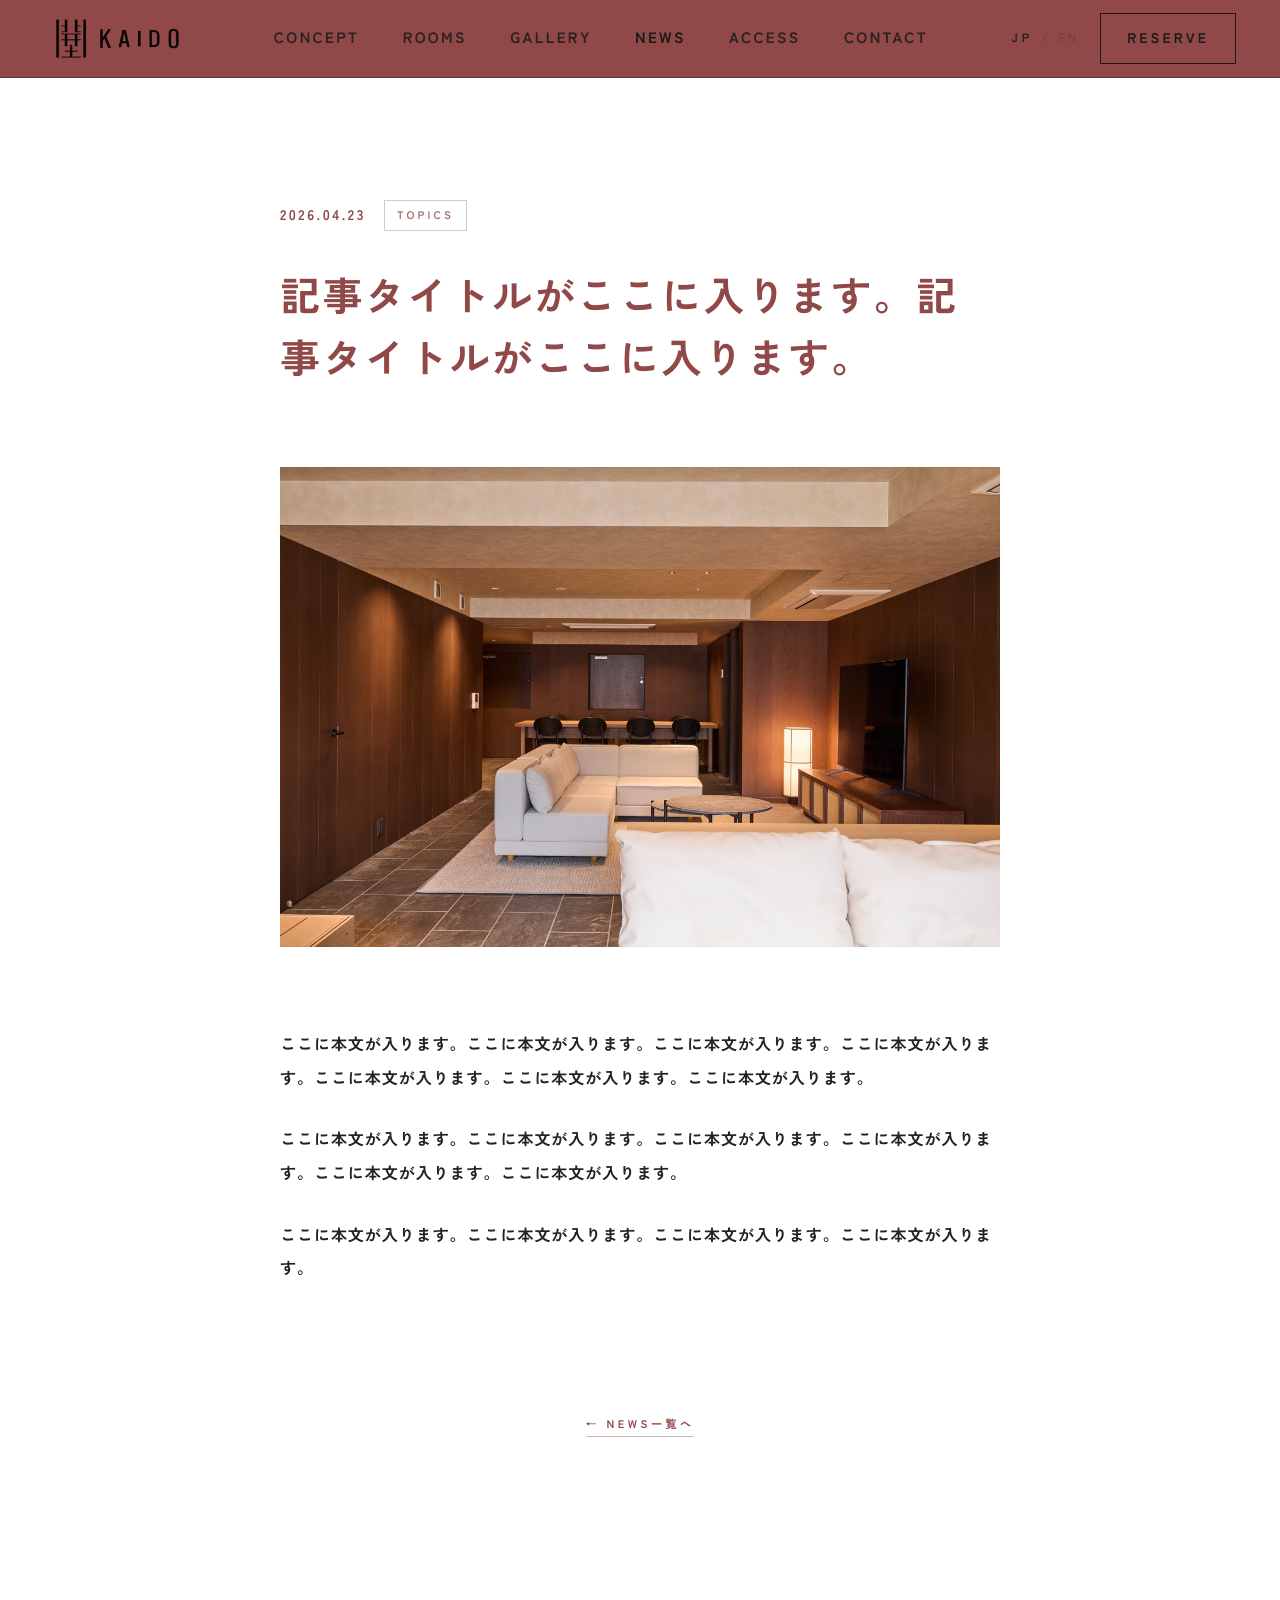
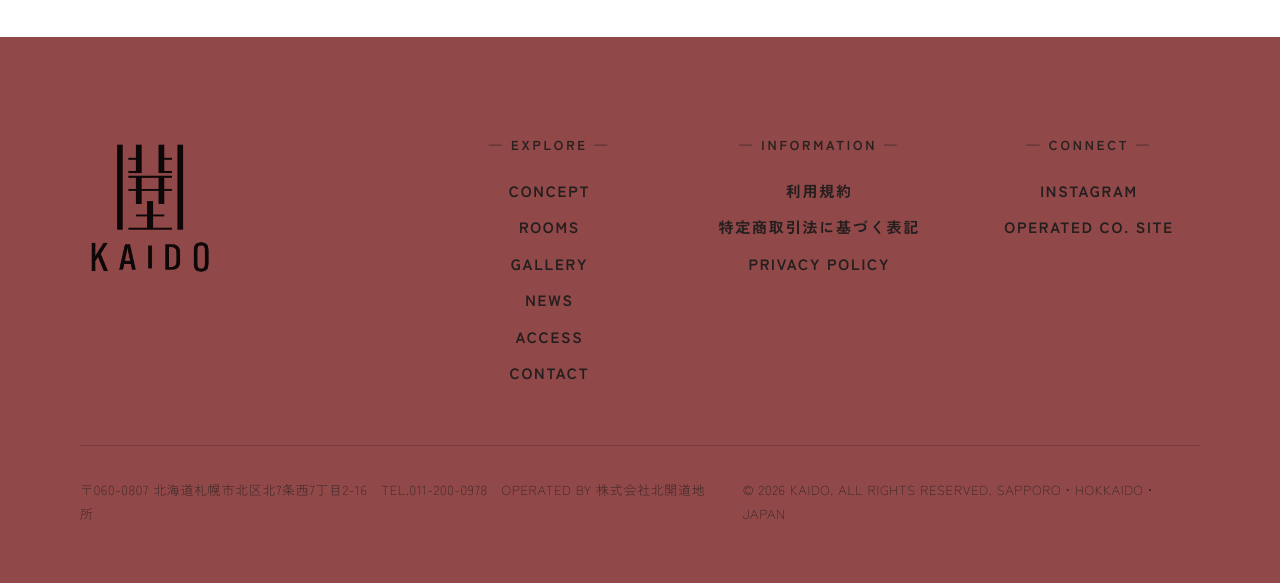
<file: news-detail.html>
<!DOCTYPE html>
<html lang="ja">
<head>
<meta charset="UTF-8" />
<meta name="viewport" content="width=device-width, initial-scale=1.0" />
<title>NEWS 記事 ｜ 開土 KAIDO</title>
<link rel="preconnect" href="https://fonts.googleapis.com" />
<link rel="preconnect" href="https://fonts.gstatic.com" crossorigin />
<link href="https://fonts.googleapis.com/css2?family=Zen+Kaku+Gothic+New:wght@400;500;700;900&display=swap" rel="stylesheet" />
<link rel="stylesheet" href="assets/styles.css?v=20260522g" />
</head>
<body>
<!-- HEADER -->
<header class="header" id="header">
  <a href="index.html" class="logo"><img src="assets/images/logo-horizontal.png" alt="KAIDO" class="logo-img" /></a>
  <nav class="nav"><a href="concept.html">CONCEPT</a><a href="index.html#rooms">ROOMS</a><a href="gallery.html">GALLERY</a><a href="news.html" aria-current="page">NEWS</a><a href="index.html#access">ACCESS</a><a href="contact.html">CONTACT</a></nav>
  <div class="header-right">
    <div class="lang"><span class="active">JP</span><span class="divider">/</span><span>EN</span></div>
    <a href="contact.html" class="reserve-btn">RESERVE</a>
  </div>
  <button class="menu-toggle" id="menuToggle" aria-label="Menu" aria-expanded="false">
    <span></span><span></span><span></span>
  </button>
</header>
<div class="mobile-menu" id="mobileMenu" aria-hidden="true">
  <div class="mobile-menu-inner">
    <ul class="mobile-menu-list">
      <li><a href="concept.html">CONCEPT</a></li>
      <li><a href="index.html#rooms">ROOMS</a></li>
      <li><a href="gallery.html">GALLERY</a></li>
      <li><a href="news.html" aria-current="page">NEWS</a></li>
      <li><a href="index.html#access">ACCESS</a></li>
      <li><a href="contact.html">CONTACT</a></li>
    </ul>
    <div class="mobile-menu-meta">
      <div class="lang"><span class="active">JP</span><span class="divider">/</span><span>EN</span></div>
      <a href="contact.html" class="reserve-btn">RESERVE</a>
    </div>
  </div>
</div>

<!-- ============ NEWS DETAIL ============ -->
<article class="news-article">
  <div class="news-article-meta">
    <span class="news-article-date">2026.04.23</span>
    <span class="news-article-cat">TOPICS</span>
  </div>
  <h1 class="news-article-title">記事タイトルがここに入ります。記事タイトルがここに入ります。</h1>

  <figure class="news-article-hero">
    <img src="assets/images/philosophy_02.jpg" alt="" loading="lazy" />
  </figure>

  <div class="news-article-body">
    <p>ここに本文が入ります。ここに本文が入ります。ここに本文が入ります。ここに本文が入ります。ここに本文が入ります。ここに本文が入ります。ここに本文が入ります。</p>
    <p>ここに本文が入ります。ここに本文が入ります。ここに本文が入ります。ここに本文が入ります。ここに本文が入ります。ここに本文が入ります。</p>
    <p>ここに本文が入ります。ここに本文が入ります。ここに本文が入ります。ここに本文が入ります。</p>
  </div>

  <nav class="news-article-back">
    <a href="news.html">← NEWS一覧へ</a>
  </nav>
</article>

<!-- FOOTER -->
<footer class="footer">
  <div class="footer-grid">
    <div class="footer-logo"><img src="assets/images/logo-vertical.png" alt="開土 KAIDO" /></div>
    <nav class="footer-col">
      <h4>— EXPLORE —</h4>
      <ul>
        <li><a href="concept.html">CONCEPT</a></li>
        <li><a href="index.html#rooms">ROOMS</a></li>
        <li><a href="gallery.html">GALLERY</a></li>
        <li><a href="news.html">NEWS</a></li>
        <li><a href="index.html#access">ACCESS</a></li>
        <li><a href="contact.html">CONTACT</a></li>
      </ul>
    </nav>
    <nav class="footer-col">
      <h4>— INFORMATION —</h4>
      <ul>
        <li><a href="#">利用規約</a></li>
        <li><a href="#">特定商取引法に基づく表記</a></li>
        <li><a href="#">PRIVACY POLICY</a></li>
      </ul>
    </nav>
    <nav class="footer-col">
      <h4>— CONNECT —</h4>
      <ul>
        <li><a href="#">INSTAGRAM</a></li>
        <li><a href="#">OPERATED CO. SITE</a></li>
      </ul>
    </nav>
  </div>
  <div class="footer-bottom">
    <span>〒060-0807 北海道札幌市北区北7条西7丁目2-16　TEL.011-200-0978　OPERATED BY 株式会社北開道地所</span>
    <span>© 2026 KAIDO. All Rights Reserved. Sapporo・Hokkaido・Japan</span>
  </div>
</footer>
<script src="assets/script.js?v=20260522g" defer></script>
</body>
</html>
</file>
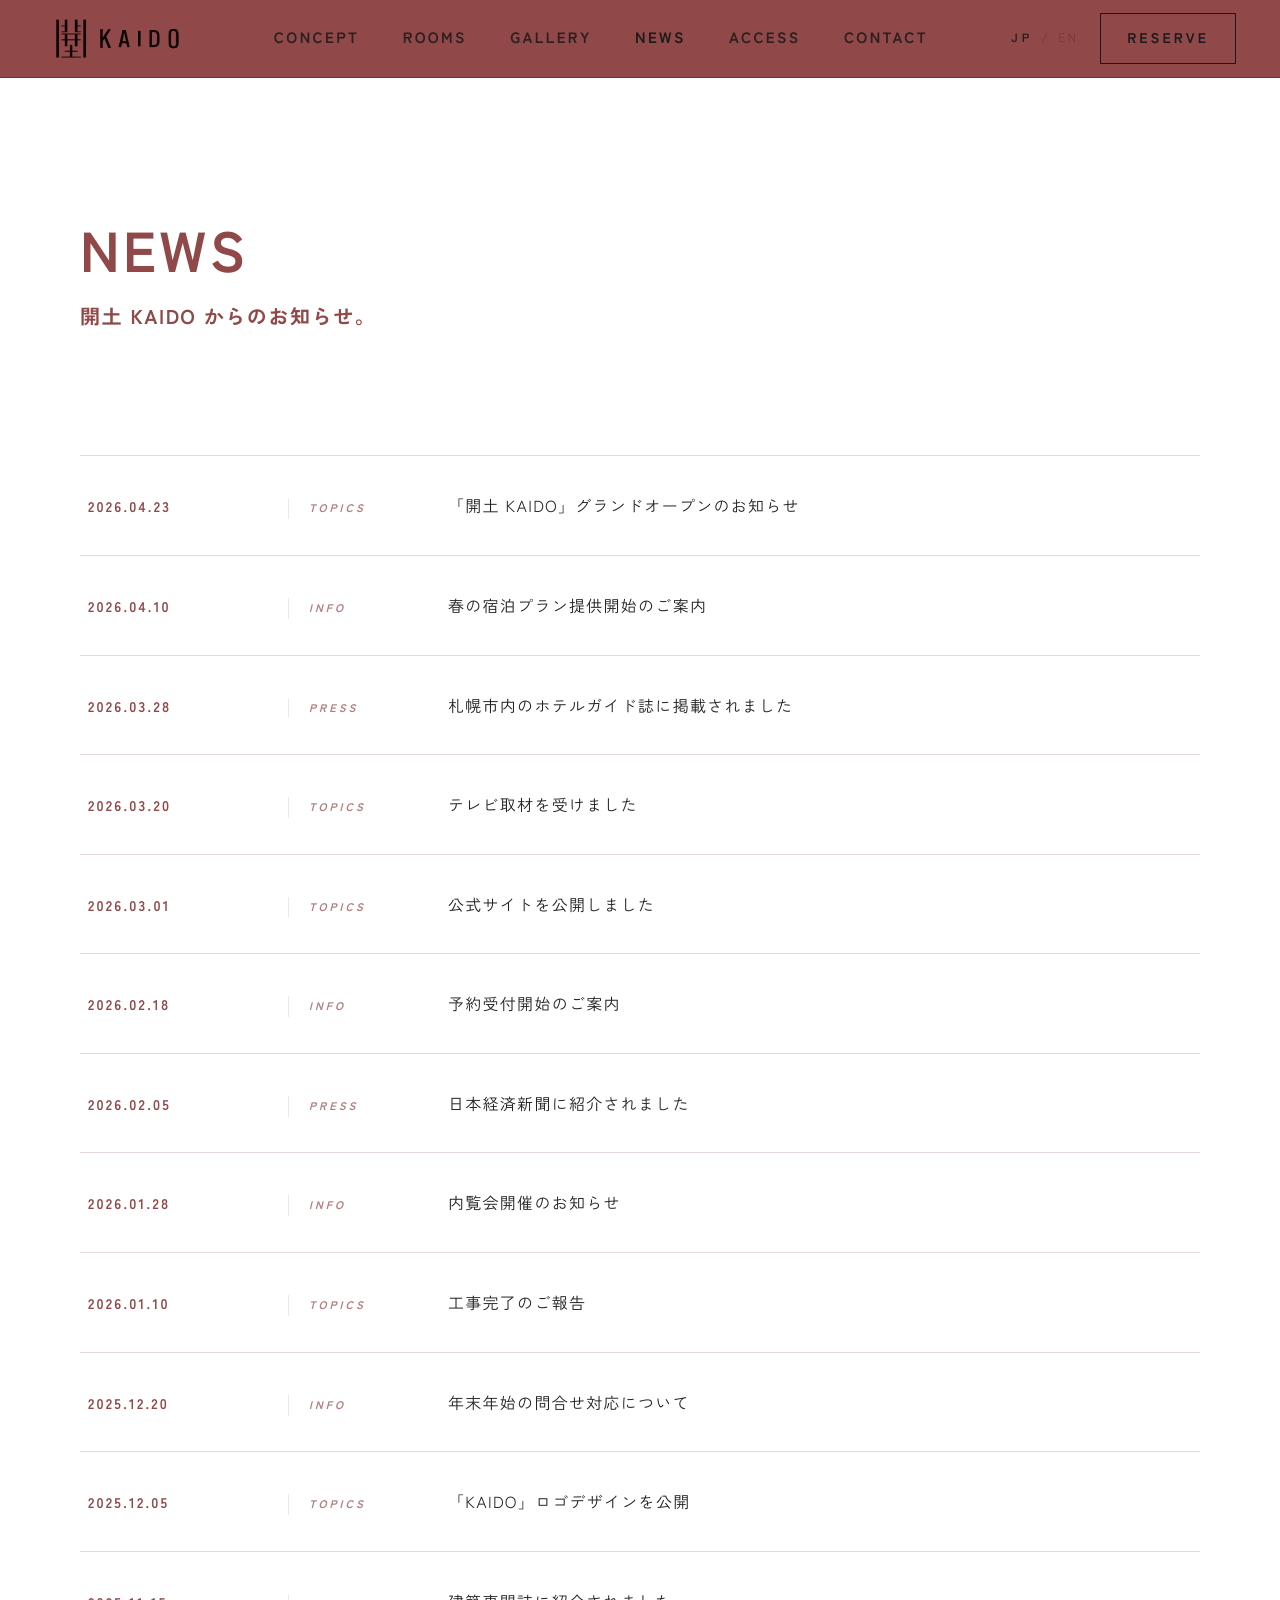
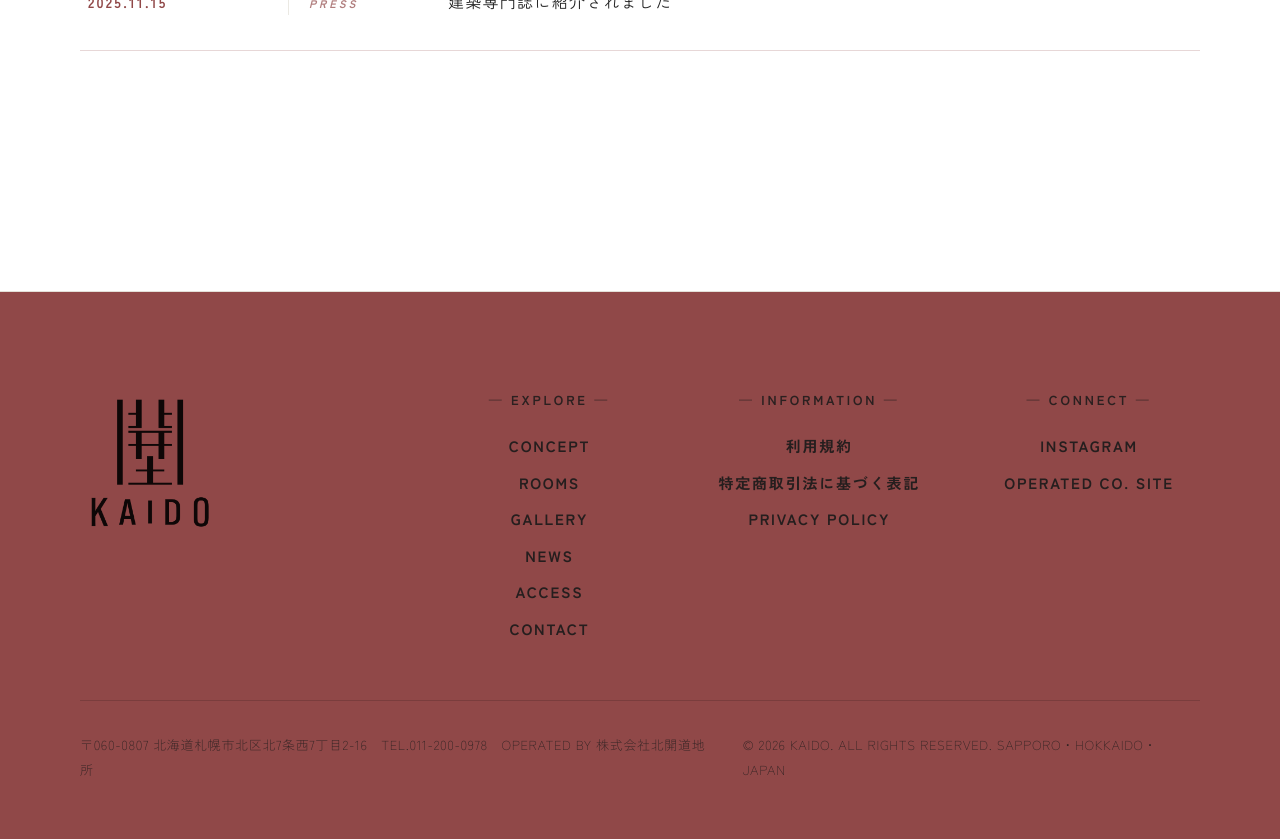
<file: news.html>
<!DOCTYPE html>
<html lang="ja">
<head>
<meta charset="UTF-8" />
<meta name="viewport" content="width=device-width, initial-scale=1.0" />
<title>NEWS ｜ 開土 KAIDO</title>
<link rel="preconnect" href="https://fonts.googleapis.com" />
<link rel="preconnect" href="https://fonts.gstatic.com" crossorigin />
<link href="https://fonts.googleapis.com/css2?family=Zen+Kaku+Gothic+New:wght@400;500;700;900&display=swap" rel="stylesheet" />
<link rel="stylesheet" href="assets/styles.css?v=20260522g" />
</head>
<body>
<!-- HEADER -->
<header class="header" id="header">
  <a href="index.html" class="logo"><img src="assets/images/logo-horizontal.png" alt="KAIDO" class="logo-img" /></a>
  <nav class="nav"><a href="concept.html">CONCEPT</a><a href="index.html#rooms">ROOMS</a><a href="gallery.html">GALLERY</a><a href="news.html" aria-current="page">NEWS</a><a href="index.html#access">ACCESS</a><a href="contact.html">CONTACT</a></nav>
  <div class="header-right">
    <div class="lang"><span class="active">JP</span><span class="divider">/</span><span>EN</span></div>
    <a href="contact.html" class="reserve-btn">RESERVE</a>
  </div>
  <button class="menu-toggle" id="menuToggle" aria-label="Menu" aria-expanded="false">
    <span></span><span></span><span></span>
  </button>
</header>
<div class="mobile-menu" id="mobileMenu" aria-hidden="true">
  <div class="mobile-menu-inner">
    <ul class="mobile-menu-list">
      <li><a href="concept.html">CONCEPT</a></li>
      <li><a href="index.html#rooms">ROOMS</a></li>
      <li><a href="gallery.html">GALLERY</a></li>
      <li><a href="news.html" aria-current="page">NEWS</a></li>
      <li><a href="index.html#access">ACCESS</a></li>
      <li><a href="contact.html">CONTACT</a></li>
    </ul>
    <div class="mobile-menu-meta">
      <div class="lang"><span class="active">JP</span><span class="divider">/</span><span>EN</span></div>
      <a href="contact.html" class="reserve-btn">RESERVE</a>
    </div>
  </div>
</div>

<!-- ============ NEWS LIST ============ -->
<section class="news news-page" id="news">
  <div class="rooms-header">
    <h2 class="rooms-title">NEWS</h2>
    <p class="rooms-subtitle">開土 KAIDO からのお知らせ。</p>
  </div>
  <div class="news-list">
    <a class="news-row" href="news-detail.html">
      <span class="news-date">2026.04.23</span>
      <span class="news-cat">TOPICS</span>
      <span class="news-ttl">「開土 KAIDO」グランドオープンのお知らせ</span>
    </a>
    <a class="news-row" href="news-detail.html">
      <span class="news-date">2026.04.10</span>
      <span class="news-cat">INFO</span>
      <span class="news-ttl">春の宿泊プラン提供開始のご案内</span>
    </a>
    <a class="news-row" href="news-detail.html">
      <span class="news-date">2026.03.28</span>
      <span class="news-cat">PRESS</span>
      <span class="news-ttl">札幌市内のホテルガイド誌に掲載されました</span>
    </a>
    <a class="news-row" href="news-detail.html">
      <span class="news-date">2026.03.20</span>
      <span class="news-cat">TOPICS</span>
      <span class="news-ttl">テレビ取材を受けました</span>
    </a>
    <a class="news-row" href="news-detail.html">
      <span class="news-date">2026.03.01</span>
      <span class="news-cat">TOPICS</span>
      <span class="news-ttl">公式サイトを公開しました</span>
    </a>
    <a class="news-row" href="news-detail.html">
      <span class="news-date">2026.02.18</span>
      <span class="news-cat">INFO</span>
      <span class="news-ttl">予約受付開始のご案内</span>
    </a>
    <a class="news-row" href="news-detail.html">
      <span class="news-date">2026.02.05</span>
      <span class="news-cat">PRESS</span>
      <span class="news-ttl">日本経済新聞に紹介されました</span>
    </a>
    <a class="news-row" href="news-detail.html">
      <span class="news-date">2026.01.28</span>
      <span class="news-cat">INFO</span>
      <span class="news-ttl">内覧会開催のお知らせ</span>
    </a>
    <a class="news-row" href="news-detail.html">
      <span class="news-date">2026.01.10</span>
      <span class="news-cat">TOPICS</span>
      <span class="news-ttl">工事完了のご報告</span>
    </a>
    <a class="news-row" href="news-detail.html">
      <span class="news-date">2025.12.20</span>
      <span class="news-cat">INFO</span>
      <span class="news-ttl">年末年始の問合せ対応について</span>
    </a>
    <a class="news-row" href="news-detail.html">
      <span class="news-date">2025.12.05</span>
      <span class="news-cat">TOPICS</span>
      <span class="news-ttl">「KAIDO」ロゴデザインを公開</span>
    </a>
    <a class="news-row" href="news-detail.html">
      <span class="news-date">2025.11.15</span>
      <span class="news-cat">PRESS</span>
      <span class="news-ttl">建築専門誌に紹介されました</span>
    </a>
  </div>
</section>

<!-- FOOTER -->
<footer class="footer">
  <div class="footer-grid">
    <div class="footer-logo"><img src="assets/images/logo-vertical.png" alt="開土 KAIDO" /></div>
    <nav class="footer-col">
      <h4>— EXPLORE —</h4>
      <ul>
        <li><a href="concept.html">CONCEPT</a></li>
        <li><a href="index.html#rooms">ROOMS</a></li>
        <li><a href="gallery.html">GALLERY</a></li>
        <li><a href="news.html">NEWS</a></li>
        <li><a href="index.html#access">ACCESS</a></li>
        <li><a href="contact.html">CONTACT</a></li>
      </ul>
    </nav>
    <nav class="footer-col">
      <h4>— INFORMATION —</h4>
      <ul>
        <li><a href="#">利用規約</a></li>
        <li><a href="#">特定商取引法に基づく表記</a></li>
        <li><a href="#">PRIVACY POLICY</a></li>
      </ul>
    </nav>
    <nav class="footer-col">
      <h4>— CONNECT —</h4>
      <ul>
        <li><a href="#">INSTAGRAM</a></li>
        <li><a href="#">OPERATED CO. SITE</a></li>
      </ul>
    </nav>
  </div>
  <div class="footer-bottom">
    <span>〒060-0807 北海道札幌市北区北7条西7丁目2-16　TEL.011-200-0978　OPERATED BY 株式会社北開道地所</span>
    <span>© 2026 KAIDO. All Rights Reserved. Sapporo・Hokkaido・Japan</span>
  </div>
</footer>
<script src="assets/script.js?v=20260522g" defer></script>
</body>
</html>
</file>
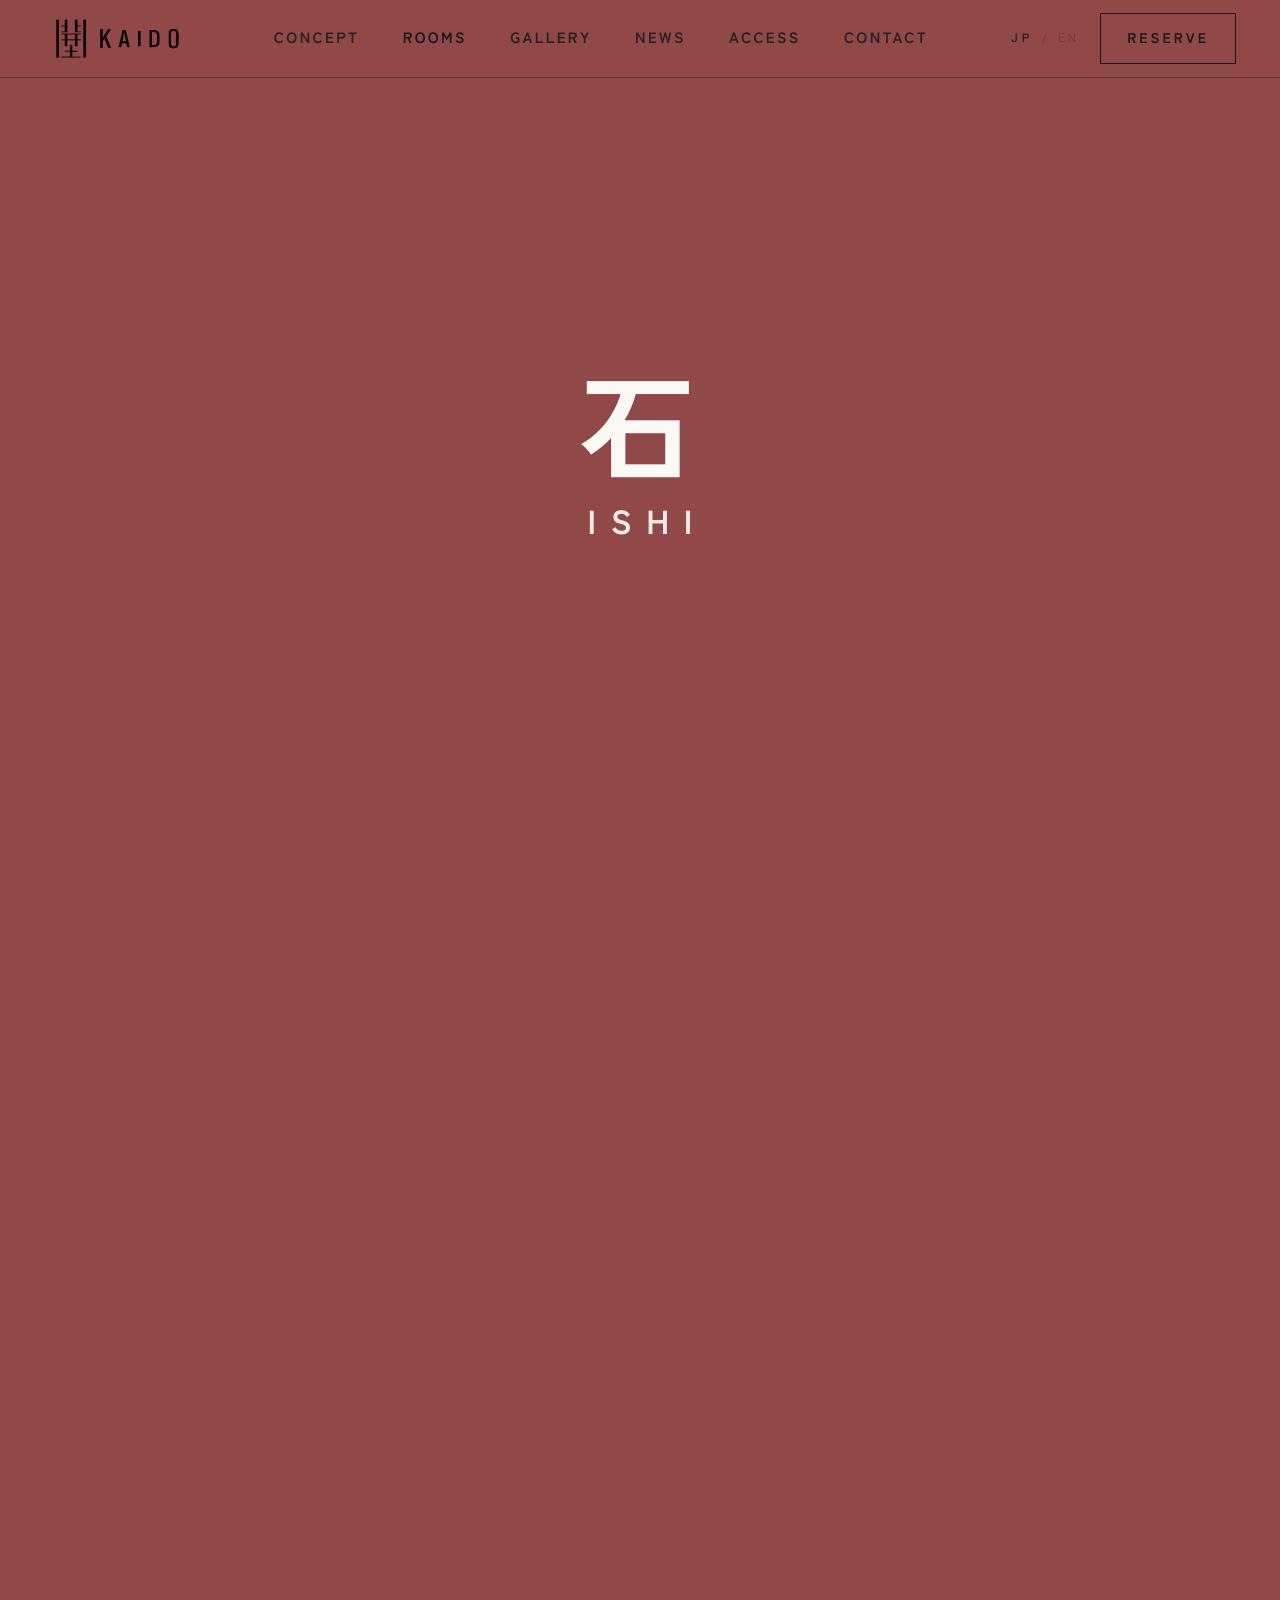
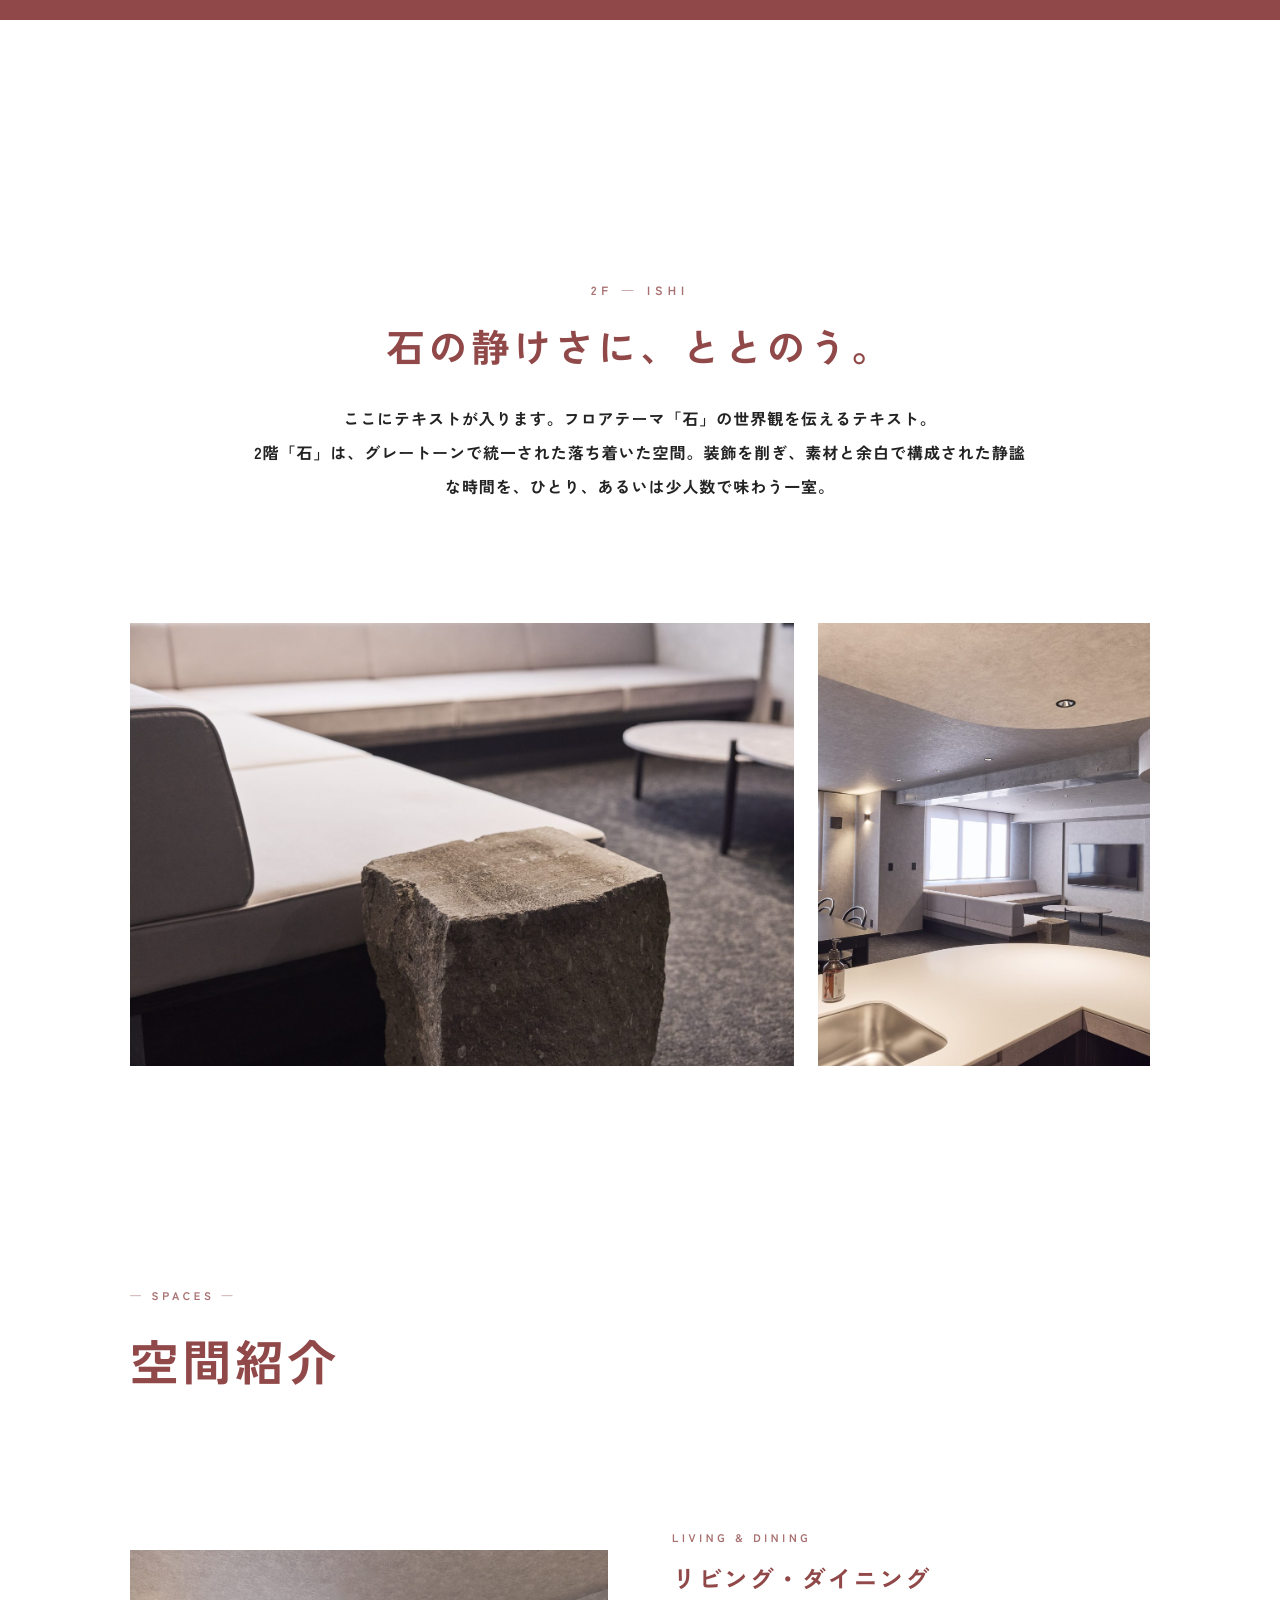
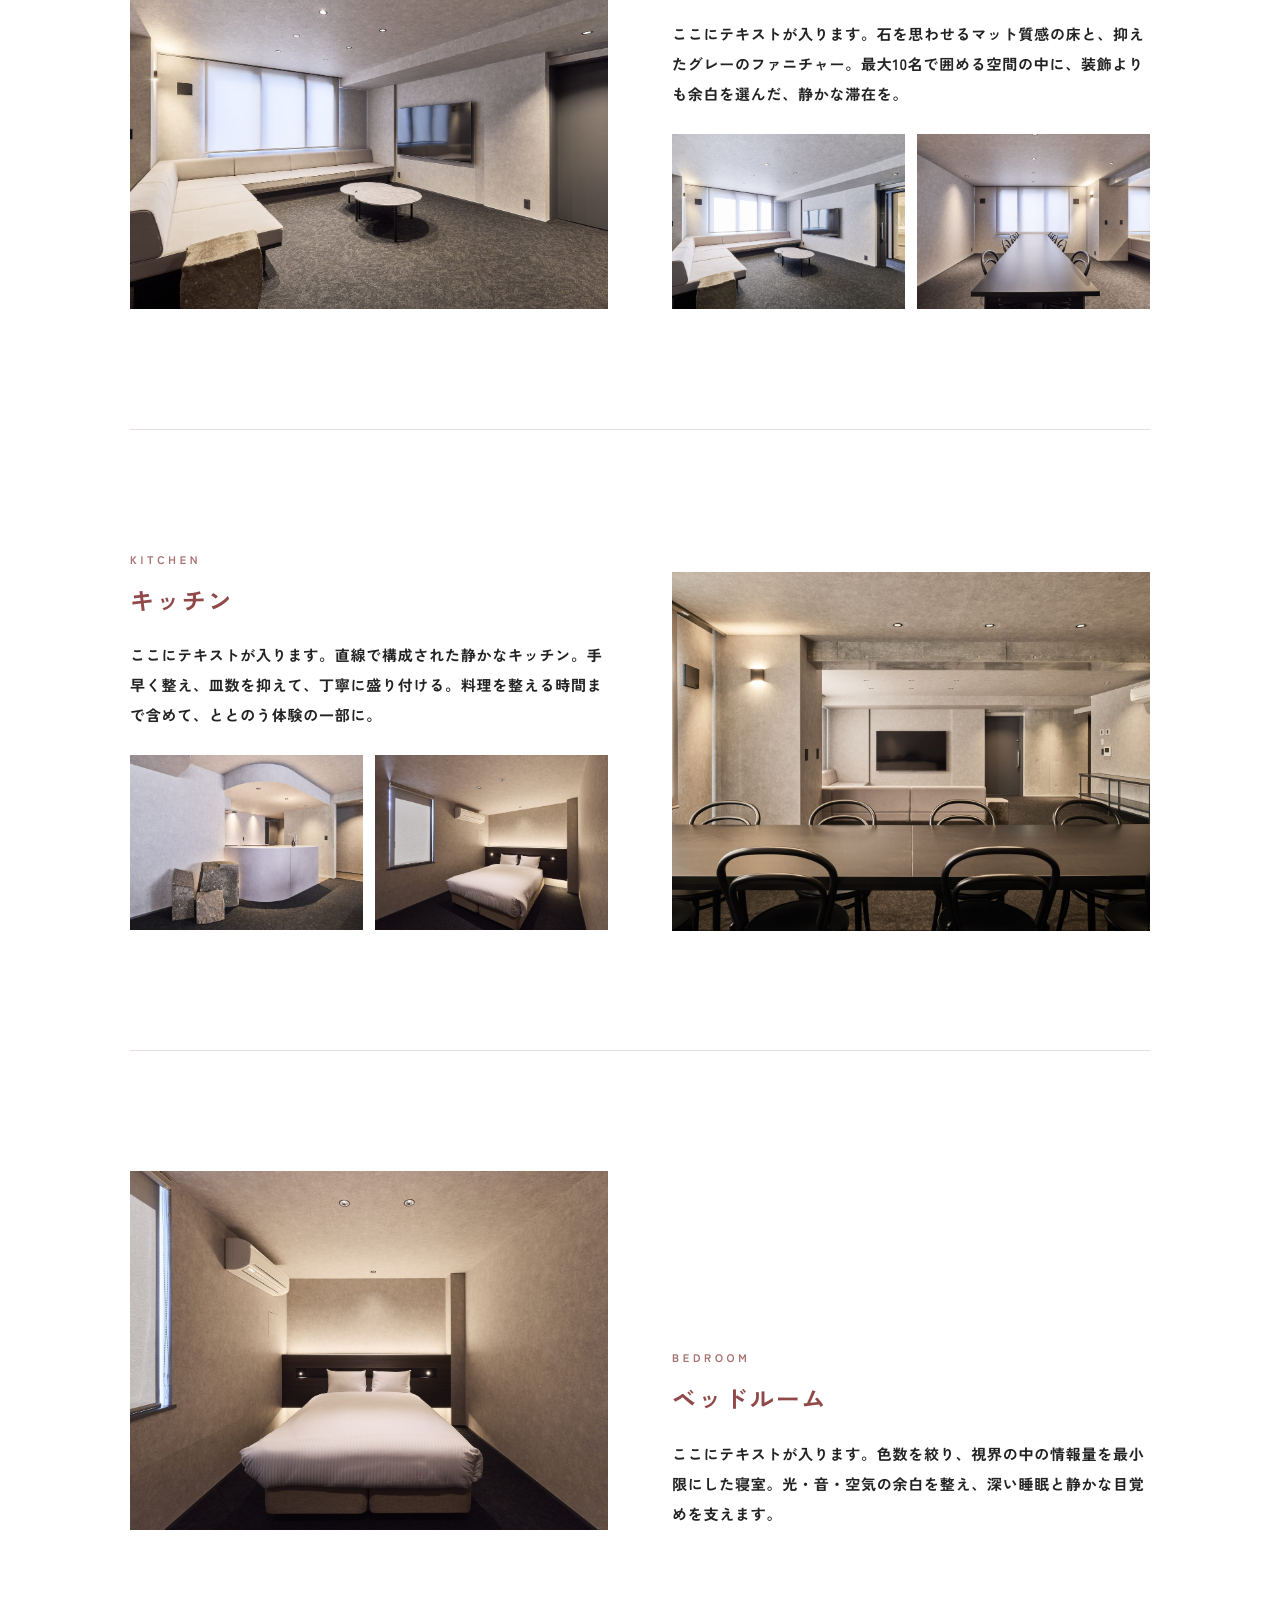
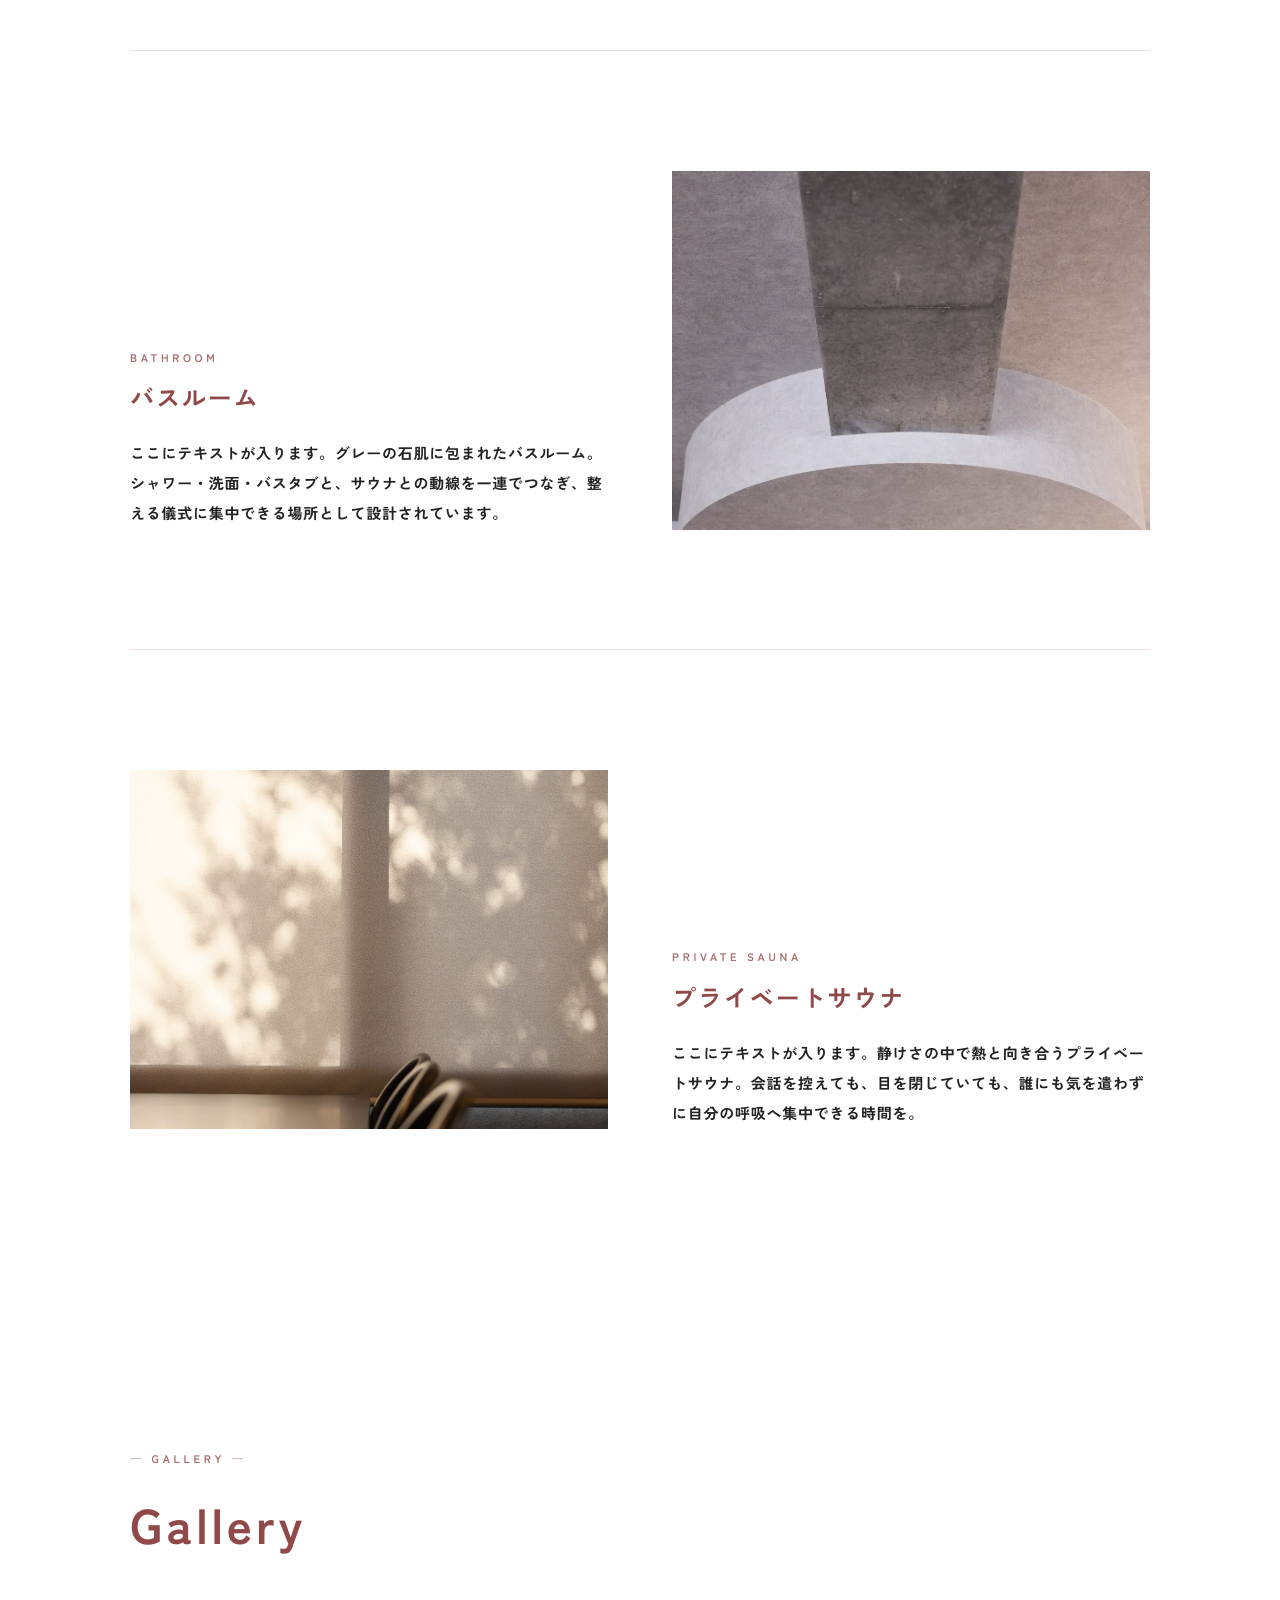
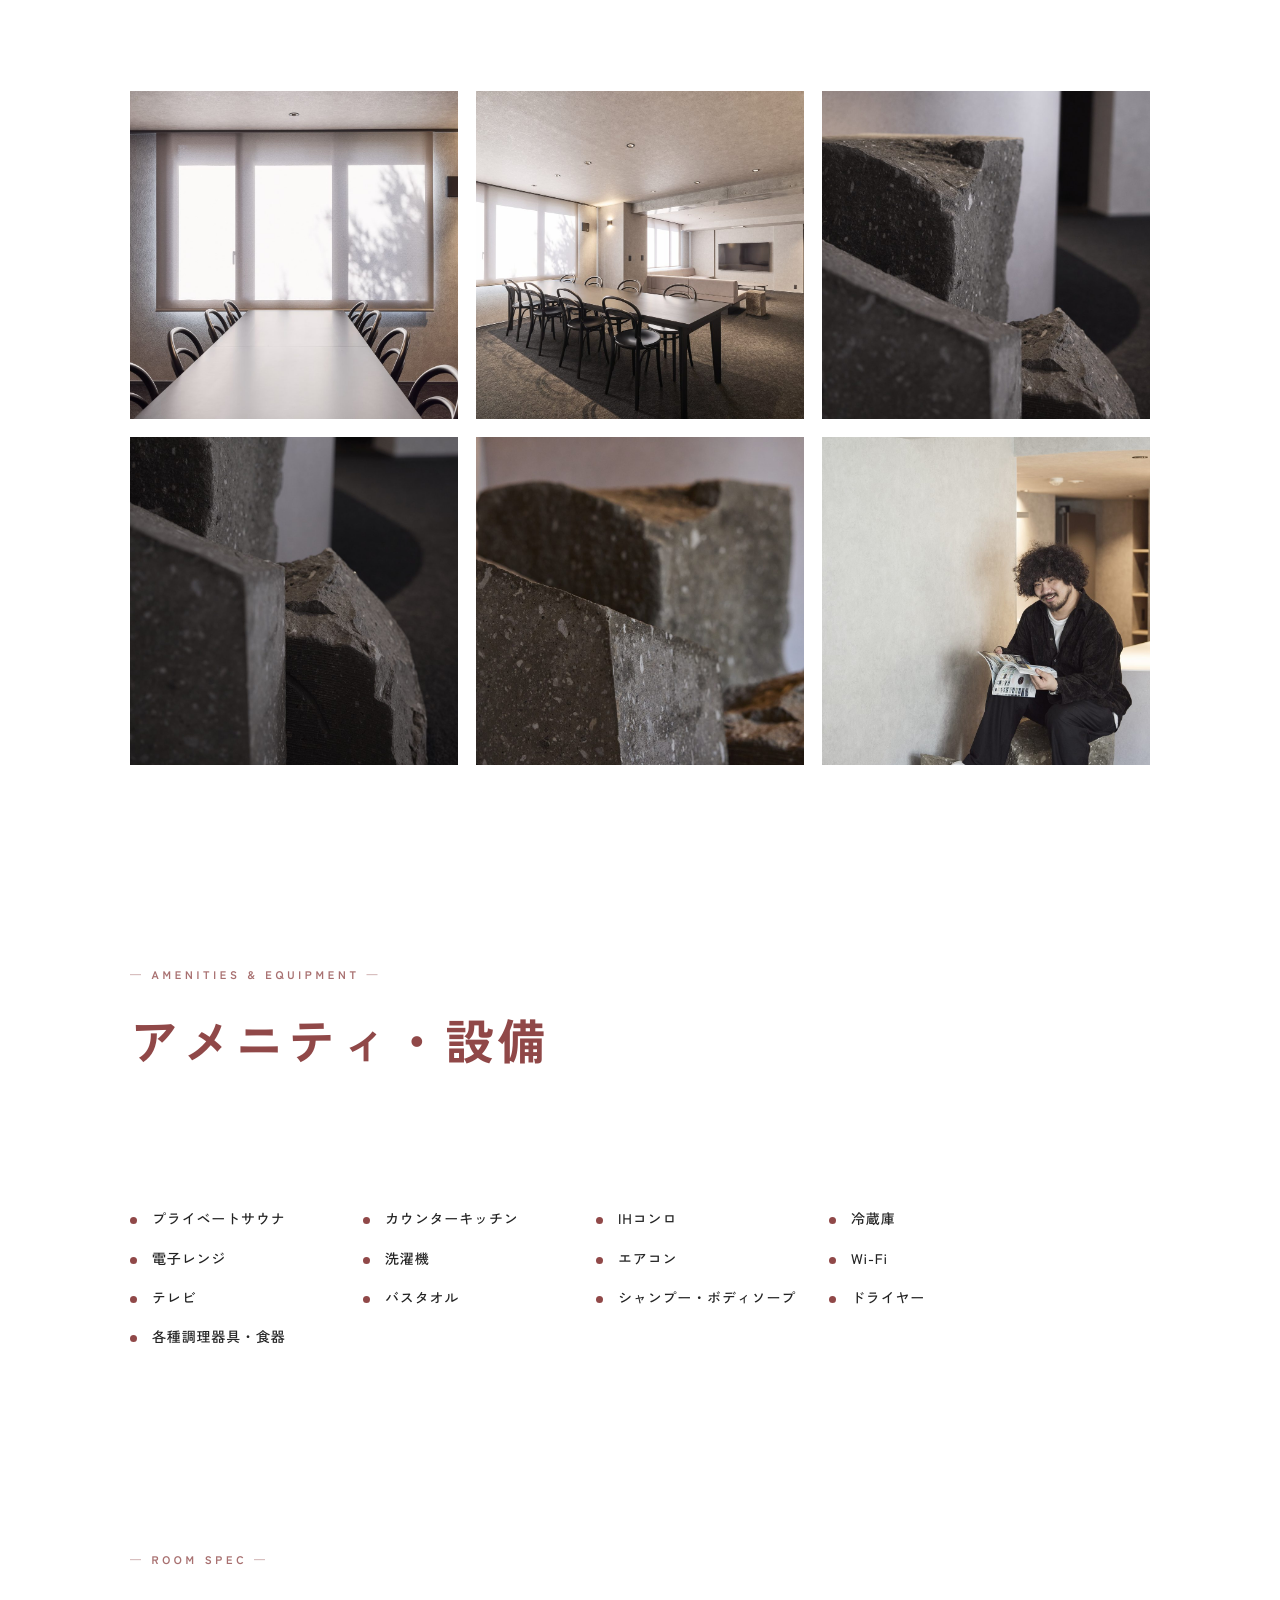
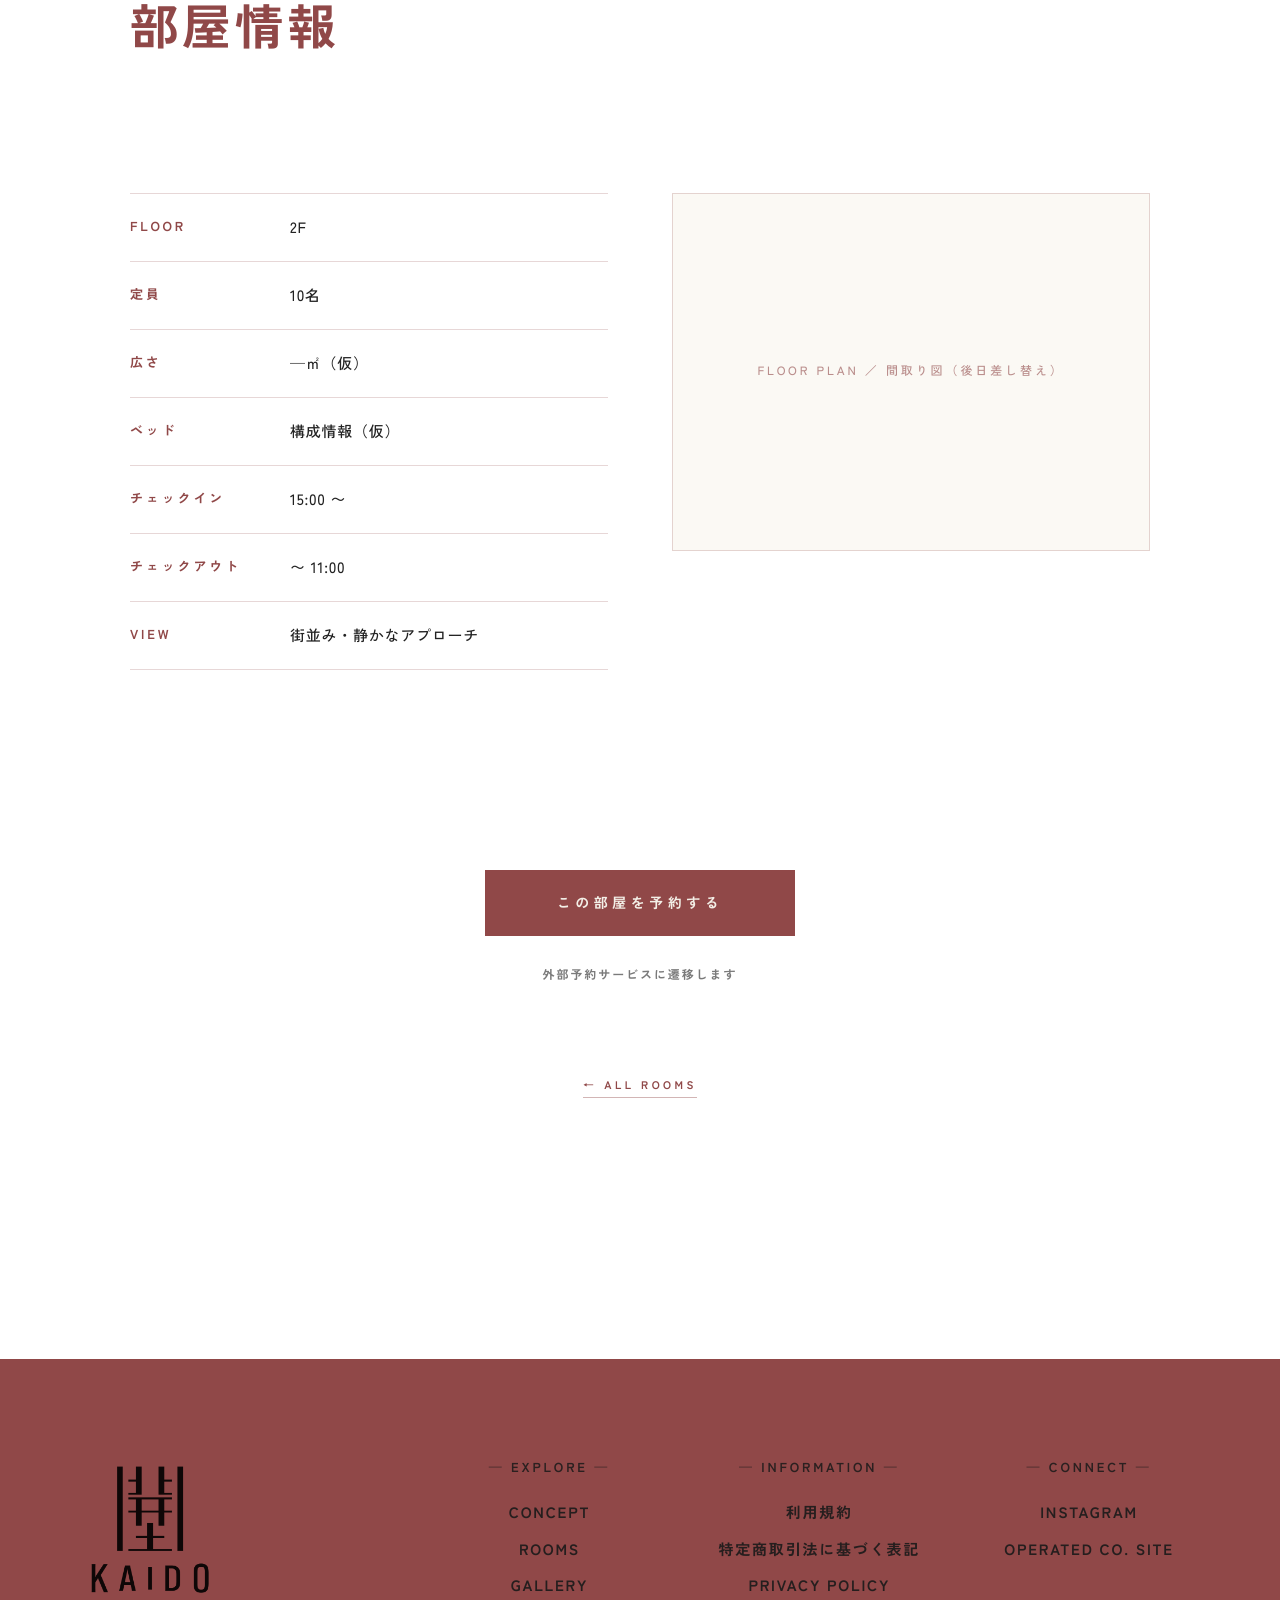
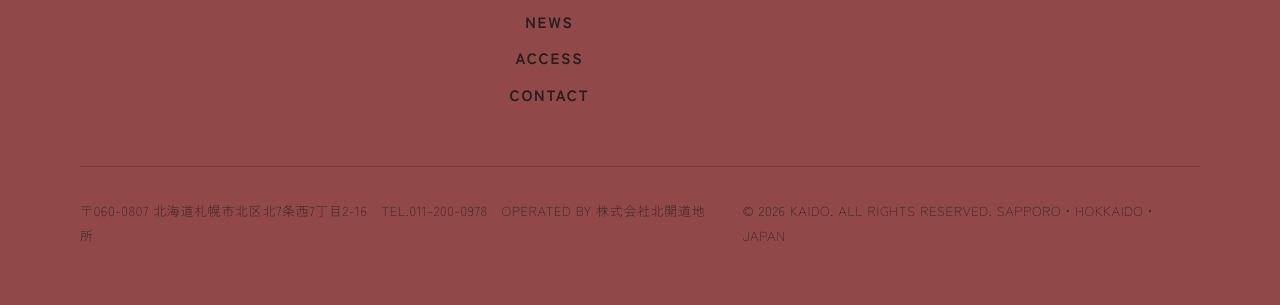
<file: room-ishi.html>
<!DOCTYPE html>
<html lang="ja">
<head>
<meta charset="UTF-8" />
<meta name="viewport" content="width=device-width, initial-scale=1.0" />
<title>石 ISHI ｜ 開土 KAIDO</title>
<link rel="preconnect" href="https://fonts.googleapis.com" />
<link rel="preconnect" href="https://fonts.gstatic.com" crossorigin />
<link href="https://fonts.googleapis.com/css2?family=Zen+Kaku+Gothic+New:wght@400;500;700;900&display=swap" rel="stylesheet" />
<link rel="stylesheet" href="assets/styles.css?v=20260522h" />
</head>
<body>
<section class="room-curtain-section" id="roomCurtainSection">
  <div class="room-curtain" id="roomCurtain">
    <img class="room-curtain-photo" src="assets/images/ishi/20260423_KAIDO_ISHI_228.jpg" alt="" />
    <div class="room-curtain-half room-curtain-left"><span class="room-curtain-text"><span class="rc-kanji">石</span><span class="rc-en">ISHI</span></span></div>
    <div class="room-curtain-half room-curtain-right"><span class="room-curtain-text"><span class="rc-kanji">石</span><span class="rc-en">ISHI</span></span></div>
  </div>
</section>
<!-- HEADER -->
<header class="header" id="header">
  <a href="index.html" class="logo"><img src="assets/images/logo-horizontal.png" alt="KAIDO" class="logo-img" /></a>
  <nav class="nav"><a href="concept.html">CONCEPT</a><a href="index.html#rooms" aria-current="page">ROOMS</a><a href="gallery.html">GALLERY</a><a href="news.html">NEWS</a><a href="index.html#access">ACCESS</a><a href="contact.html">CONTACT</a></nav>
  <div class="header-right">
    <div class="lang"><span class="active">JP</span><span class="divider">/</span><span>EN</span></div>
    <a href="contact.html" class="reserve-btn">RESERVE</a>
  </div>
  <button class="menu-toggle" id="menuToggle" aria-label="Menu" aria-expanded="false">
    <span></span><span></span><span></span>
  </button>
</header>
<div class="mobile-menu" id="mobileMenu" aria-hidden="true">
  <div class="mobile-menu-inner">
    <ul class="mobile-menu-list">
      <li><a href="concept.html">CONCEPT</a></li>
      <li><a href="index.html#rooms" aria-current="page">ROOMS</a></li>
      <li><a href="gallery.html">GALLERY</a></li>
      <li><a href="news.html">NEWS</a></li>
      <li><a href="index.html#access">ACCESS</a></li>
      <li><a href="contact.html">CONTACT</a></li>
    </ul>
    <div class="mobile-menu-meta">
      <div class="lang"><span class="active">JP</span><span class="divider">/</span><span>EN</span></div>
      <a href="contact.html" class="reserve-btn">RESERVE</a>
    </div>
  </div>
</div>

<!-- ============ CONCEPT ============ -->
<section class="rd-section rd-concept">
  <div class="rd-concept-intro">
    <p class="rd-theme">2F — ISHI</p>
    <h2 class="rd-concept-h">石の静けさに、ととのう。</h2>
    <p class="rd-lead">
      ここにテキストが入ります。フロアテーマ「石」の世界観を伝えるテキスト。<br/>
      2階「石」は、グレートーンで統一された落ち着いた空間。装飾を削ぎ、素材と余白で構成された静謐な時間を、ひとり、あるいは少人数で味わう一室。
    </p>
  </div>
  <div class="rd-concept-images">
    <figure class="rd-img"><img src="assets/images/ishi/20260423_KAIDO_ISHI_235.jpg" alt="" loading="lazy" /></figure>
    <figure class="rd-img"><img src="assets/images/ishi/20260423_KAIDO_ISHI_256.jpg" alt="" loading="lazy" /></figure>
  </div>
</section>

<!-- ============ 3. SPACES ============ -->
<section class="rd-section rd-spaces">
  <header class="rd-section-head">
    <p class="rd-section-label">— SPACES —</p>
    <h2 class="rd-section-h">空間紹介</h2>
  </header>

  <div class="rd-space">
    <figure class="rd-img rd-space-main"><img src="assets/images/ishi/20260423_KAIDO_ISHI_232.jpg" alt="" loading="lazy" /></figure>
    <div class="rd-space-text">
      <p class="rd-space-en">LIVING &amp; DINING</p>
      <h3 class="rd-space-h">リビング・ダイニング</h3>
      <p class="rd-body">
        ここにテキストが入ります。石を思わせるマット質感の床と、抑えたグレーのファニチャー。最大10名で囲める空間の中に、装飾よりも余白を選んだ、静かな滞在を。
      </p>
      <div class="rd-space-sub">
        <figure class="rd-img"><img src="assets/images/ishi/20260423_KAIDO_ISHI_234.jpg" alt="" loading="lazy" /></figure>
        <figure class="rd-img"><img src="assets/images/ishi/20260423_KAIDO_ISHI_236.jpg" alt="" loading="lazy" /></figure>
      </div>
    </div>
  </div>

  <div class="rd-space rd-space--reverse">
    <figure class="rd-img rd-space-main"><img src="assets/images/ishi/20260423_KAIDO_ISHI_247.jpg" alt="" loading="lazy" /></figure>
    <div class="rd-space-text">
      <p class="rd-space-en">KITCHEN</p>
      <h3 class="rd-space-h">キッチン</h3>
      <p class="rd-body">
        ここにテキストが入ります。直線で構成された静かなキッチン。手早く整え、皿数を抑えて、丁寧に盛り付ける。料理を整える時間まで含めて、ととのう体験の一部に。
      </p>
      <div class="rd-space-sub">
        <figure class="rd-img"><img src="assets/images/ishi/20260423_KAIDO_ISHI_252.jpg" alt="" loading="lazy" /></figure>
        <figure class="rd-img"><img src="assets/images/ishi/20260423_KAIDO_ISHI_259.jpg" alt="" loading="lazy" /></figure>
      </div>
    </div>
  </div>

  <div class="rd-space">
    <figure class="rd-img rd-space-main"><img src="assets/images/ishi/20260423_KAIDO_ISHI_262.jpg" alt="" loading="lazy" /></figure>
    <div class="rd-space-text">
      <p class="rd-space-en">BEDROOM</p>
      <h3 class="rd-space-h">ベッドルーム</h3>
      <p class="rd-body">
        ここにテキストが入ります。色数を絞り、視界の中の情報量を最小限にした寝室。光・音・空気の余白を整え、深い睡眠と静かな目覚めを支えます。
      </p>
    </div>
  </div>

  <div class="rd-space rd-space--reverse">
    <figure class="rd-img rd-space-main"><img src="assets/images/ishi/20260423_KAIDO_ISHI_268.jpg" alt="" loading="lazy" /></figure>
    <div class="rd-space-text">
      <p class="rd-space-en">BATHROOM</p>
      <h3 class="rd-space-h">バスルーム</h3>
      <p class="rd-body">
        ここにテキストが入ります。グレーの石肌に包まれたバスルーム。シャワー・洗面・バスタブと、サウナとの動線を一連でつなぎ、整える儀式に集中できる場所として設計されています。
      </p>
    </div>
  </div>

  <div class="rd-space">
    <figure class="rd-img rd-space-main"><img src="assets/images/ishi/20260423_KAIDO_ISHI_272.jpg" alt="" loading="lazy" /></figure>
    <div class="rd-space-text">
      <p class="rd-space-en">PRIVATE SAUNA</p>
      <h3 class="rd-space-h">プライベートサウナ</h3>
      <p class="rd-body">
        ここにテキストが入ります。静けさの中で熱と向き合うプライベートサウナ。会話を控えても、目を閉じていても、誰にも気を遣わずに自分の呼吸へ集中できる時間を。
      </p>
    </div>
  </div>
</section>

<!-- ============ 4. GALLERY ============ -->
<section class="rd-section rd-gallery">
  <header class="rd-section-head">
    <p class="rd-section-label">— GALLERY —</p>
    <h2 class="rd-section-h">Gallery</h2>
  </header>
  <div class="rd-gallery-grid">
    <figure class="rd-img"><img src="assets/images/ishi/20260423_KAIDO_ISHI_240.jpg" alt="" loading="lazy" /><figcaption>素材のテクスチャ</figcaption></figure>
    <figure class="rd-img"><img src="assets/images/ishi/20260423_KAIDO_ISHI_244.jpg" alt="" loading="lazy" /><figcaption>静かな一隅</figcaption></figure>
    <figure class="rd-img"><img src="assets/images/ishi/20260423_KAIDO_ISHI_263.jpg" alt="" loading="lazy" /><figcaption>寝室の余白</figcaption></figure>
    <figure class="rd-img"><img src="assets/images/ishi/20260423_KAIDO_ISHI_264.jpg" alt="" loading="lazy" /><figcaption>ベッド周りのディテール</figcaption></figure>
    <figure class="rd-img"><img src="assets/images/ishi/20260423_KAIDO_ISHI_275.jpg" alt="" loading="lazy" /><figcaption>水まわりの設え</figcaption></figure>
    <figure class="rd-img"><img src="assets/images/ishi/20260423_KAIDO_ISHI_284.jpg" alt="" loading="lazy" /><figcaption>夜のあかり</figcaption></figure>
  </div>
</section>

<!-- ============ 5. AMENITIES ============ -->
<section class="rd-section rd-amenities">
  <header class="rd-section-head">
    <p class="rd-section-label">— AMENITIES &amp; EQUIPMENT —</p>
    <h2 class="rd-section-h">アメニティ・設備</h2>
  </header>
  <ul class="rd-amenities-list">
    <li>プライベートサウナ</li>
    <li>カウンターキッチン</li>
    <li>IHコンロ</li>
    <li>冷蔵庫</li>
    <li>電子レンジ</li>
    <li>洗濯機</li>
    <li>エアコン</li>
    <li>Wi-Fi</li>
    <li>テレビ</li>
    <li>バスタオル</li>
    <li>シャンプー・ボディソープ</li>
    <li>ドライヤー</li>
    <li>各種調理器具・食器</li>
  </ul>
</section>

<!-- ============ 6. ROOM SPEC ============ -->
<section class="rd-section rd-specs">
  <header class="rd-section-head">
    <p class="rd-section-label">— ROOM SPEC —</p>
    <h2 class="rd-section-h">部屋情報</h2>
  </header>
  <div class="rd-specs-grid">
    <table class="rd-specs-table">
      <tbody>
        <tr><th>FLOOR</th><td>2F</td></tr>
        <tr><th>定員</th><td>10名</td></tr>
        <tr><th>広さ</th><td>—㎡（仮）</td></tr>
        <tr><th>ベッド</th><td>構成情報（仮）</td></tr>
        <tr><th>チェックイン</th><td>15:00 〜</td></tr>
        <tr><th>チェックアウト</th><td>〜 11:00</td></tr>
        <tr><th>VIEW</th><td>街並み・静かなアプローチ</td></tr>
      </tbody>
    </table>
    <figure class="rd-floorplan">
      <div class="rd-floorplan-ph">FLOOR PLAN ／ 間取り図（後日差し替え）</div>
    </figure>
  </div>
</section>

<!-- ============ 7. CTA ============ -->
<section class="rd-section rd-cta">
  <a href="contact.html" class="reserve-btn reserve-btn--solid rd-cta-btn">この部屋を予約する</a>
  <p class="rd-cta-note">外部予約サービスに遷移します</p>
  <nav class="rd-back-nav">
    <a class="room-page-back" href="index.html#rooms">← ALL ROOMS</a>
  </nav>
</section>

<!-- FOOTER -->
<footer class="footer">
  <div class="footer-grid">
    <div class="footer-logo"><img src="assets/images/logo-vertical.png" alt="開土 KAIDO" /></div>
    <nav class="footer-col">
      <h4>— EXPLORE —</h4>
      <ul>
        <li><a href="concept.html">CONCEPT</a></li>
        <li><a href="index.html#rooms">ROOMS</a></li>
        <li><a href="gallery.html">GALLERY</a></li>
        <li><a href="news.html">NEWS</a></li>
        <li><a href="index.html#access">ACCESS</a></li>
        <li><a href="contact.html">CONTACT</a></li>
      </ul>
    </nav>
    <nav class="footer-col">
      <h4>— INFORMATION —</h4>
      <ul>
        <li><a href="#">利用規約</a></li>
        <li><a href="#">特定商取引法に基づく表記</a></li>
        <li><a href="#">PRIVACY POLICY</a></li>
      </ul>
    </nav>
    <nav class="footer-col">
      <h4>— CONNECT —</h4>
      <ul>
        <li><a href="#">INSTAGRAM</a></li>
        <li><a href="#">OPERATED CO. SITE</a></li>
      </ul>
    </nav>
  </div>
  <div class="footer-bottom">
    <span>〒060-0807 北海道札幌市北区北7条西7丁目2-16　TEL.011-200-0978　OPERATED BY 株式会社北開道地所</span>
    <span>© 2026 KAIDO. All Rights Reserved. Sapporo・Hokkaido・Japan</span>
  </div>
</footer>
<script src="assets/script.js?v=20260522h" defer></script>
<script defer>
(function(){
  function init(){
    const figs = document.querySelectorAll('.rd-gallery-grid figure');
    if(!figs.length) return;
    const items = Array.from(figs).map(f => {
      const img = f.querySelector('img');
      const cap = f.querySelector('figcaption');
      return { src: img && img.src, alt: img && img.alt, cap: cap && cap.textContent };
    }).filter(o => o.src);

    const lb = document.createElement('div');
    lb.className = 'rd-lightbox';
    lb.setAttribute('aria-hidden','true');
    lb.innerHTML =
      '<button class="rd-lightbox-close" aria-label="閉じる">×</button>' +
      '<button class="rd-lightbox-nav rd-lightbox-prev" aria-label="前へ">‹</button>' +
      '<button class="rd-lightbox-nav rd-lightbox-next" aria-label="次へ">›</button>' +
      '<img class="rd-lightbox-img" alt="" />' +
      '<div class="rd-lightbox-cap"></div>';
    document.body.appendChild(lb);

    const lbImg = lb.querySelector('.rd-lightbox-img');
    const lbCap = lb.querySelector('.rd-lightbox-cap');
    let idx = 0;

    function show(i){
      idx = (i + items.length) % items.length;
      const it = items[idx];
      lbImg.src = it.src;
      lbImg.alt = it.alt || '';
      lbCap.textContent = it.cap || '';
    }
    function open(i){
      show(i);
      lb.classList.add('is-open');
      lb.setAttribute('aria-hidden','false');
      document.body.style.overflow = 'hidden';
    }
    function close(){
      lb.classList.remove('is-open');
      lb.setAttribute('aria-hidden','true');
      document.body.style.overflow = '';
    }

    figs.forEach((f, i) => {
      f.addEventListener('click', () => open(i));
    });
    lb.querySelector('.rd-lightbox-close').addEventListener('click', close);
    lb.querySelector('.rd-lightbox-prev').addEventListener('click', e => { e.stopPropagation(); show(idx - 1); });
    lb.querySelector('.rd-lightbox-next').addEventListener('click', e => { e.stopPropagation(); show(idx + 1); });
    lb.addEventListener('click', e => { if(e.target === lb || e.target === lbImg) close(); });
    document.addEventListener('keydown', e => {
      if(!lb.classList.contains('is-open')) return;
      if(e.key === 'Escape')     close();
      if(e.key === 'ArrowLeft')  show(idx - 1);
      if(e.key === 'ArrowRight') show(idx + 1);
    });
  }
  if(document.readyState === 'loading') document.addEventListener('DOMContentLoaded', init);
  else init();
})();
</script>
<script>
(function(){
  const sec   = document.getElementById('roomCurtainSection');
  const left  = sec && sec.querySelector('.room-curtain-left');
  const right = sec && sec.querySelector('.room-curtain-right');
  if(!sec || !left || !right) return;
  function update(){
    const rect  = sec.getBoundingClientRect();
    const total = sec.offsetHeight - window.innerHeight;
    const scrolled = Math.min(Math.max(-rect.top, 0), total);
    const p = total > 0 ? scrolled / total : 0;
    const e = 1 - Math.pow(1 - p, 1.6);
    left.style.transform  = `translateX(${(-e * 100).toFixed(2)}%)`;
    right.style.transform = `translateX(${( e * 100).toFixed(2)}%)`;
  }
  let ticking = false;
  function onScroll(){
    if(!ticking){ requestAnimationFrame(() => { update(); ticking = false; }); ticking = true; }
  }
  update();
  window.addEventListener('scroll', onScroll, { passive: true });
  window.addEventListener('resize', update);
})();
</script>
</body>
</html>
</file>
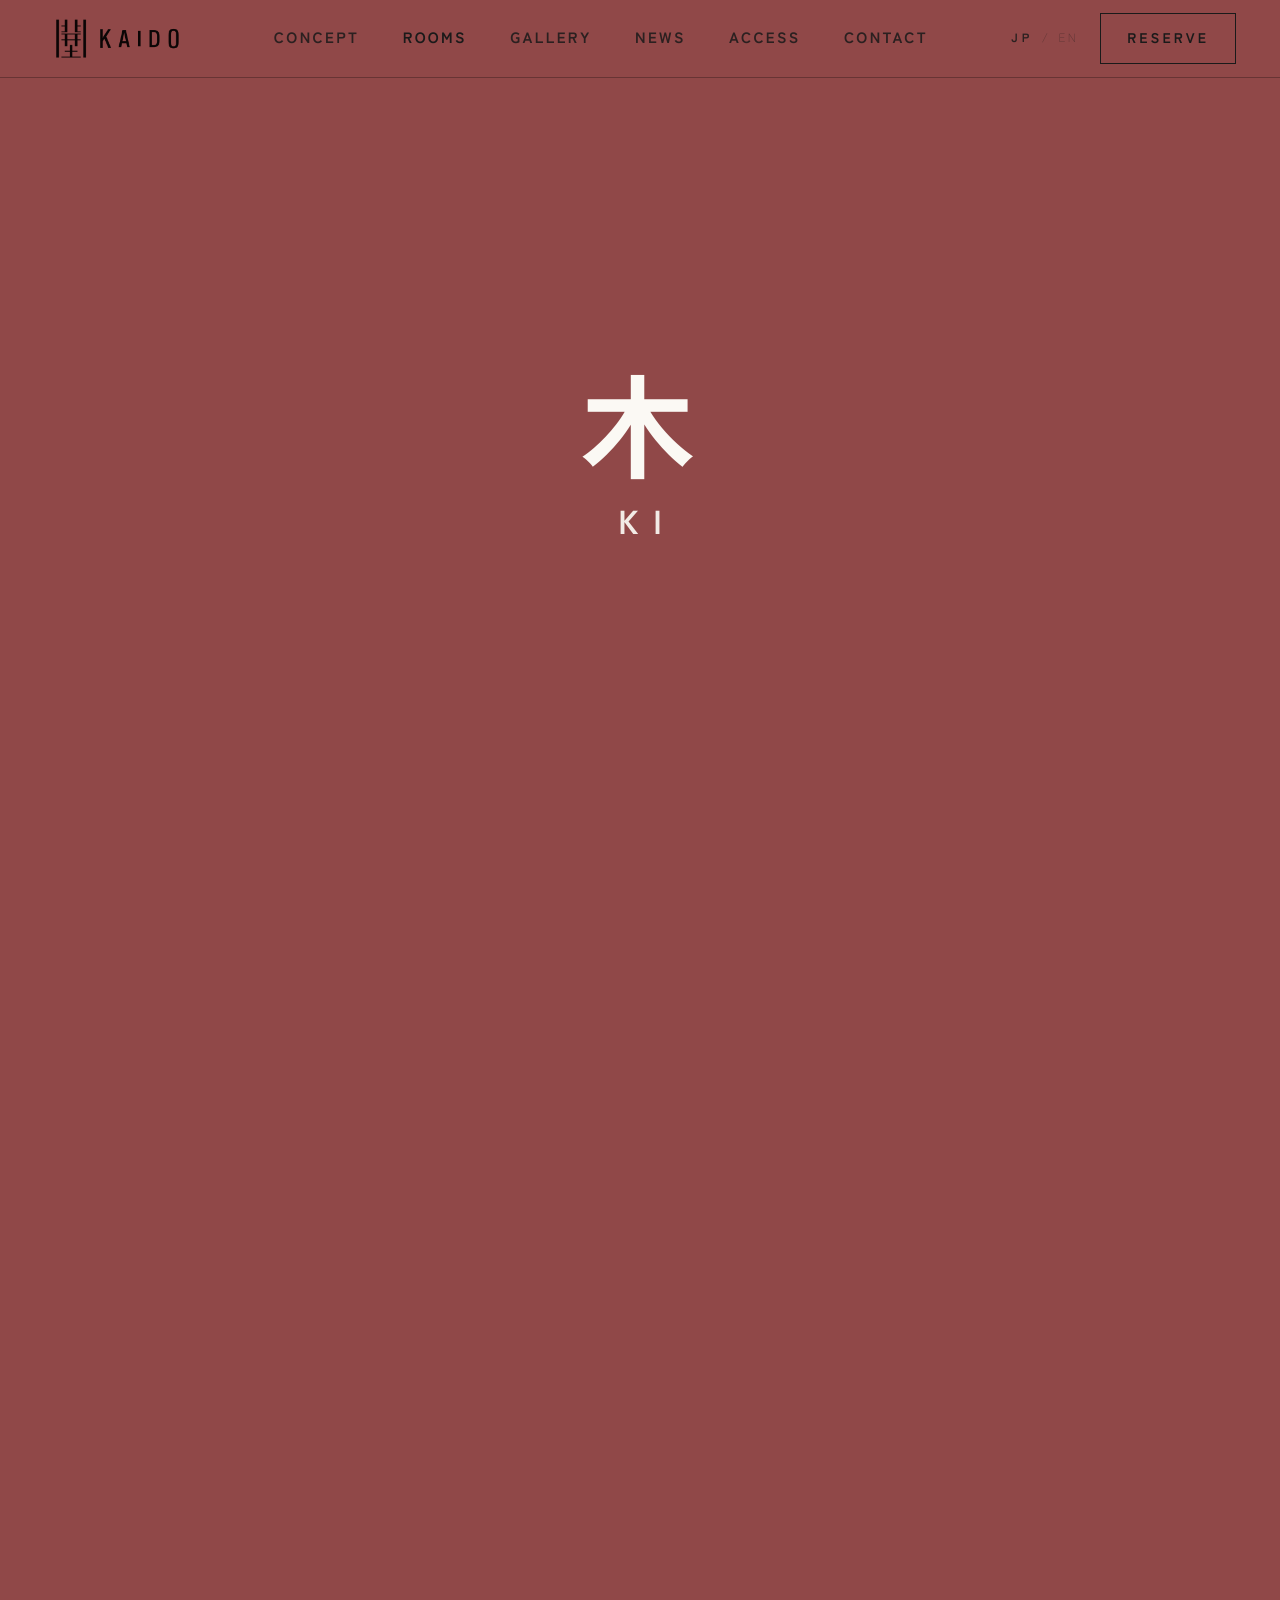
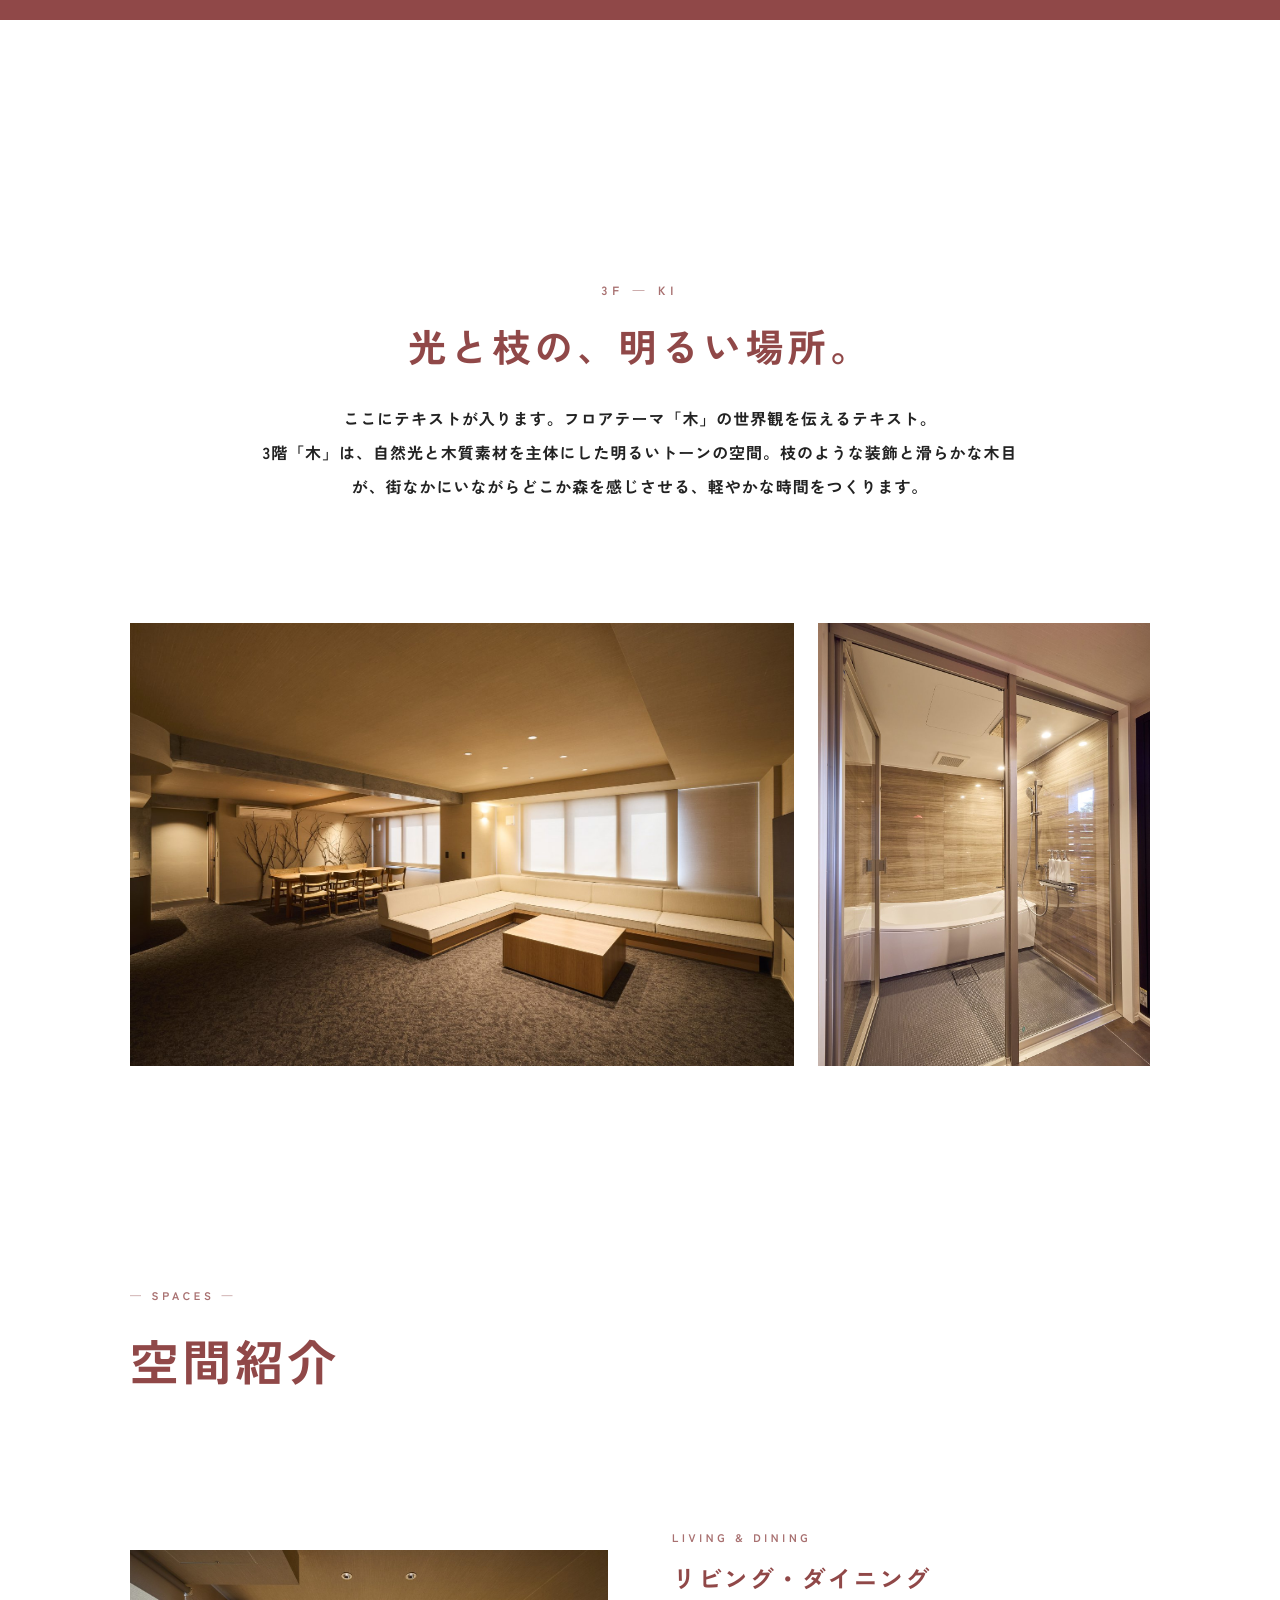
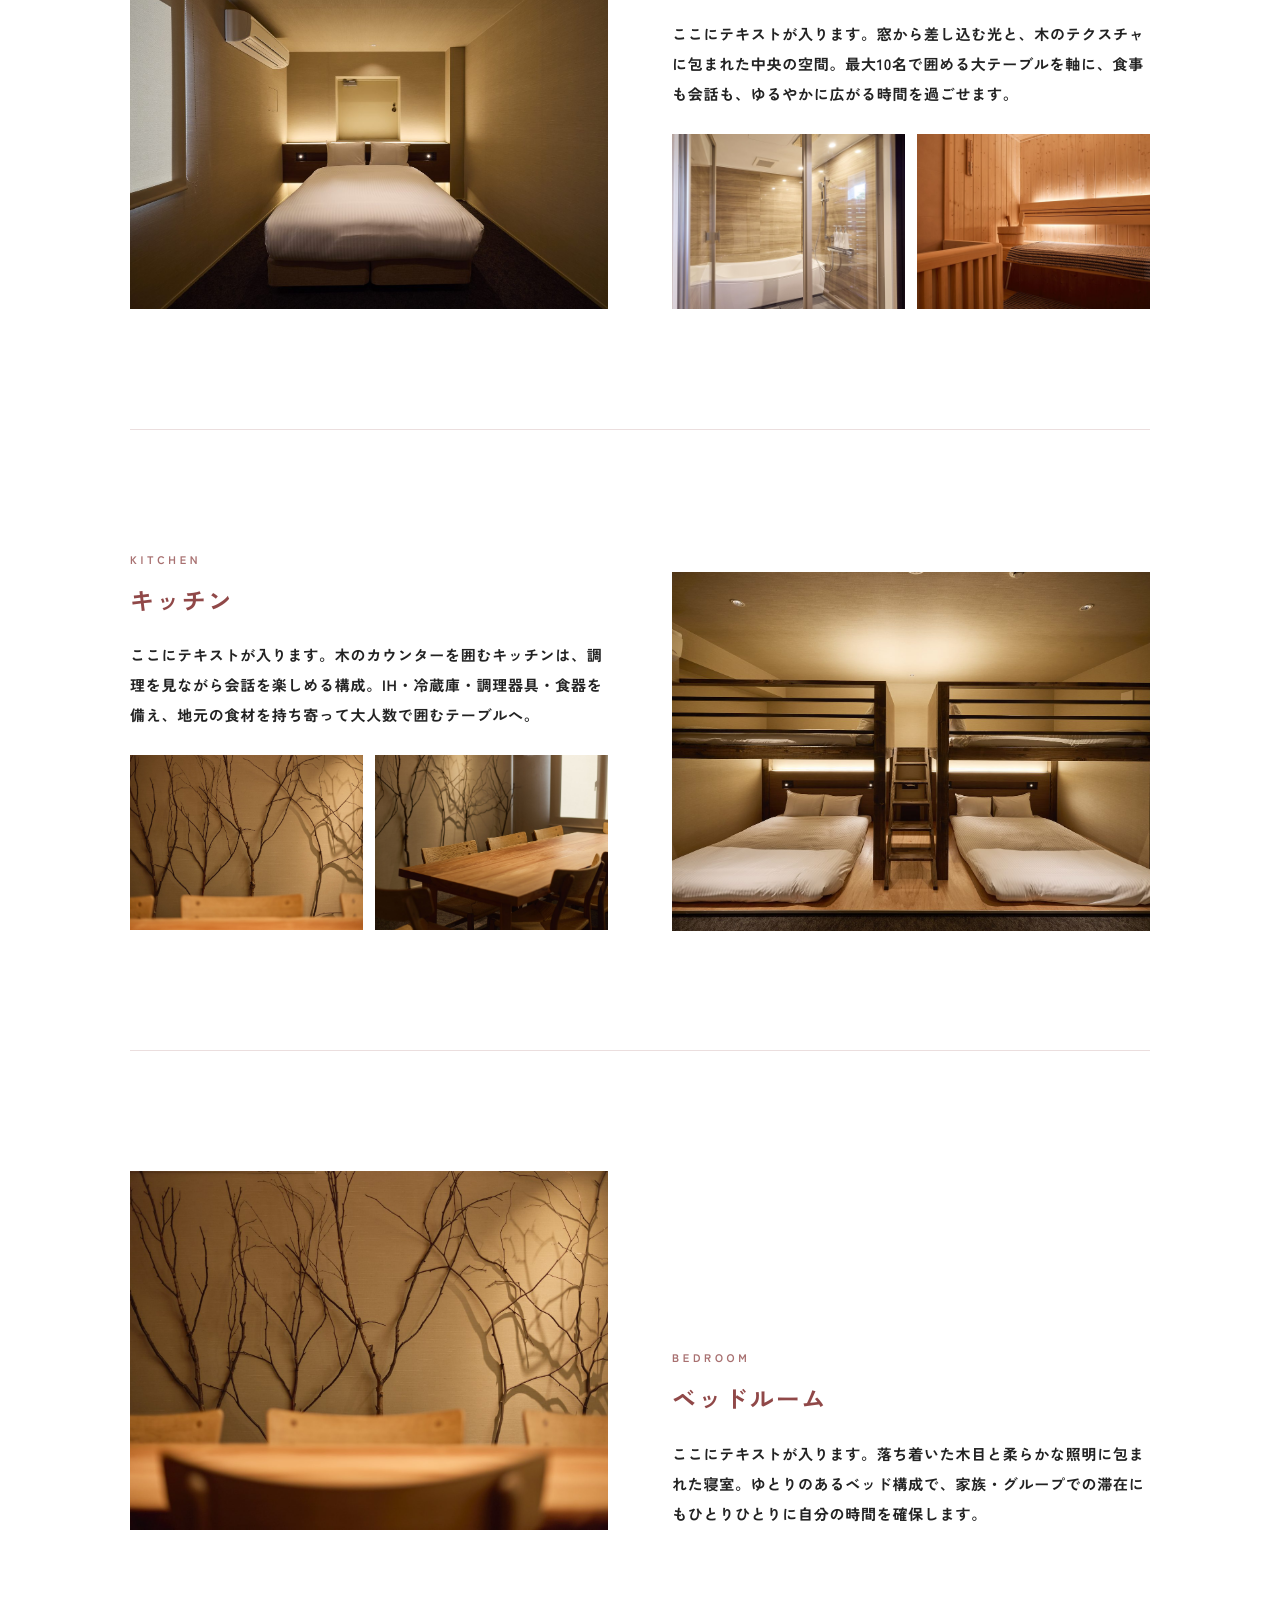
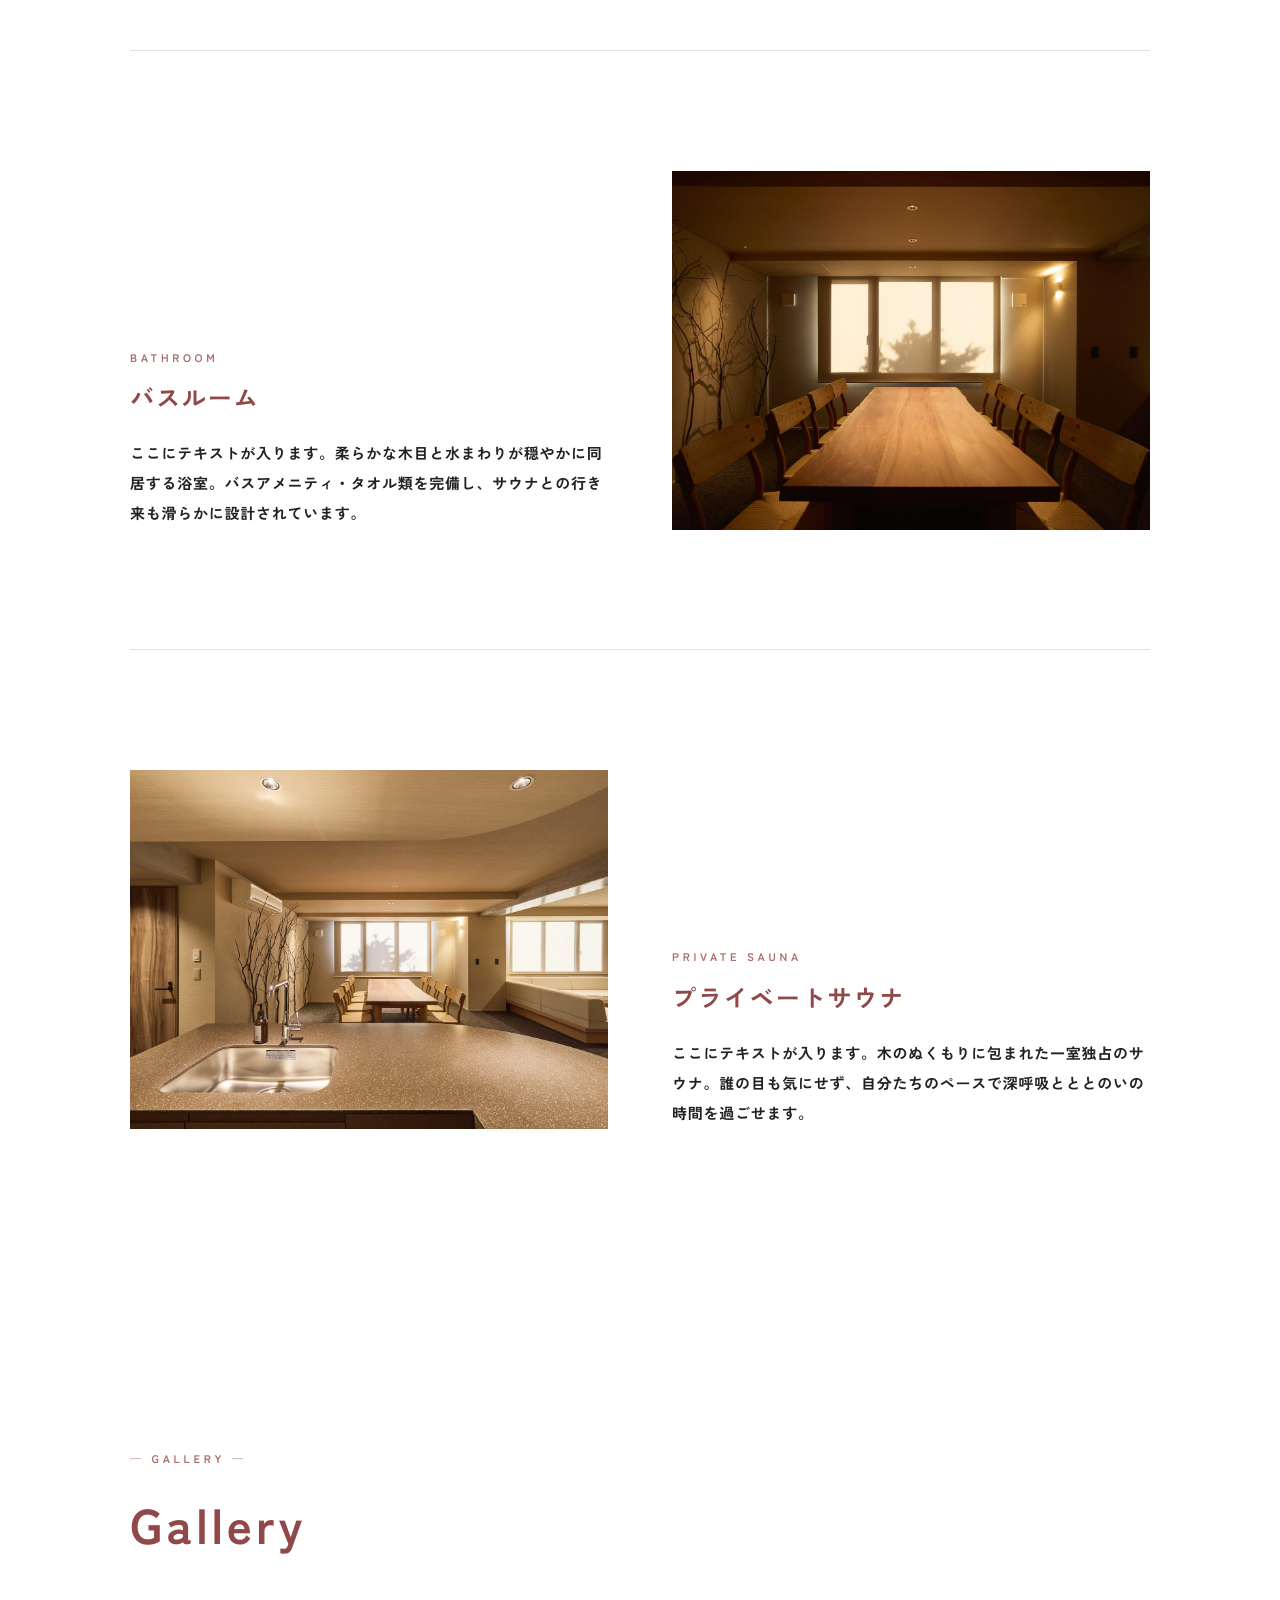
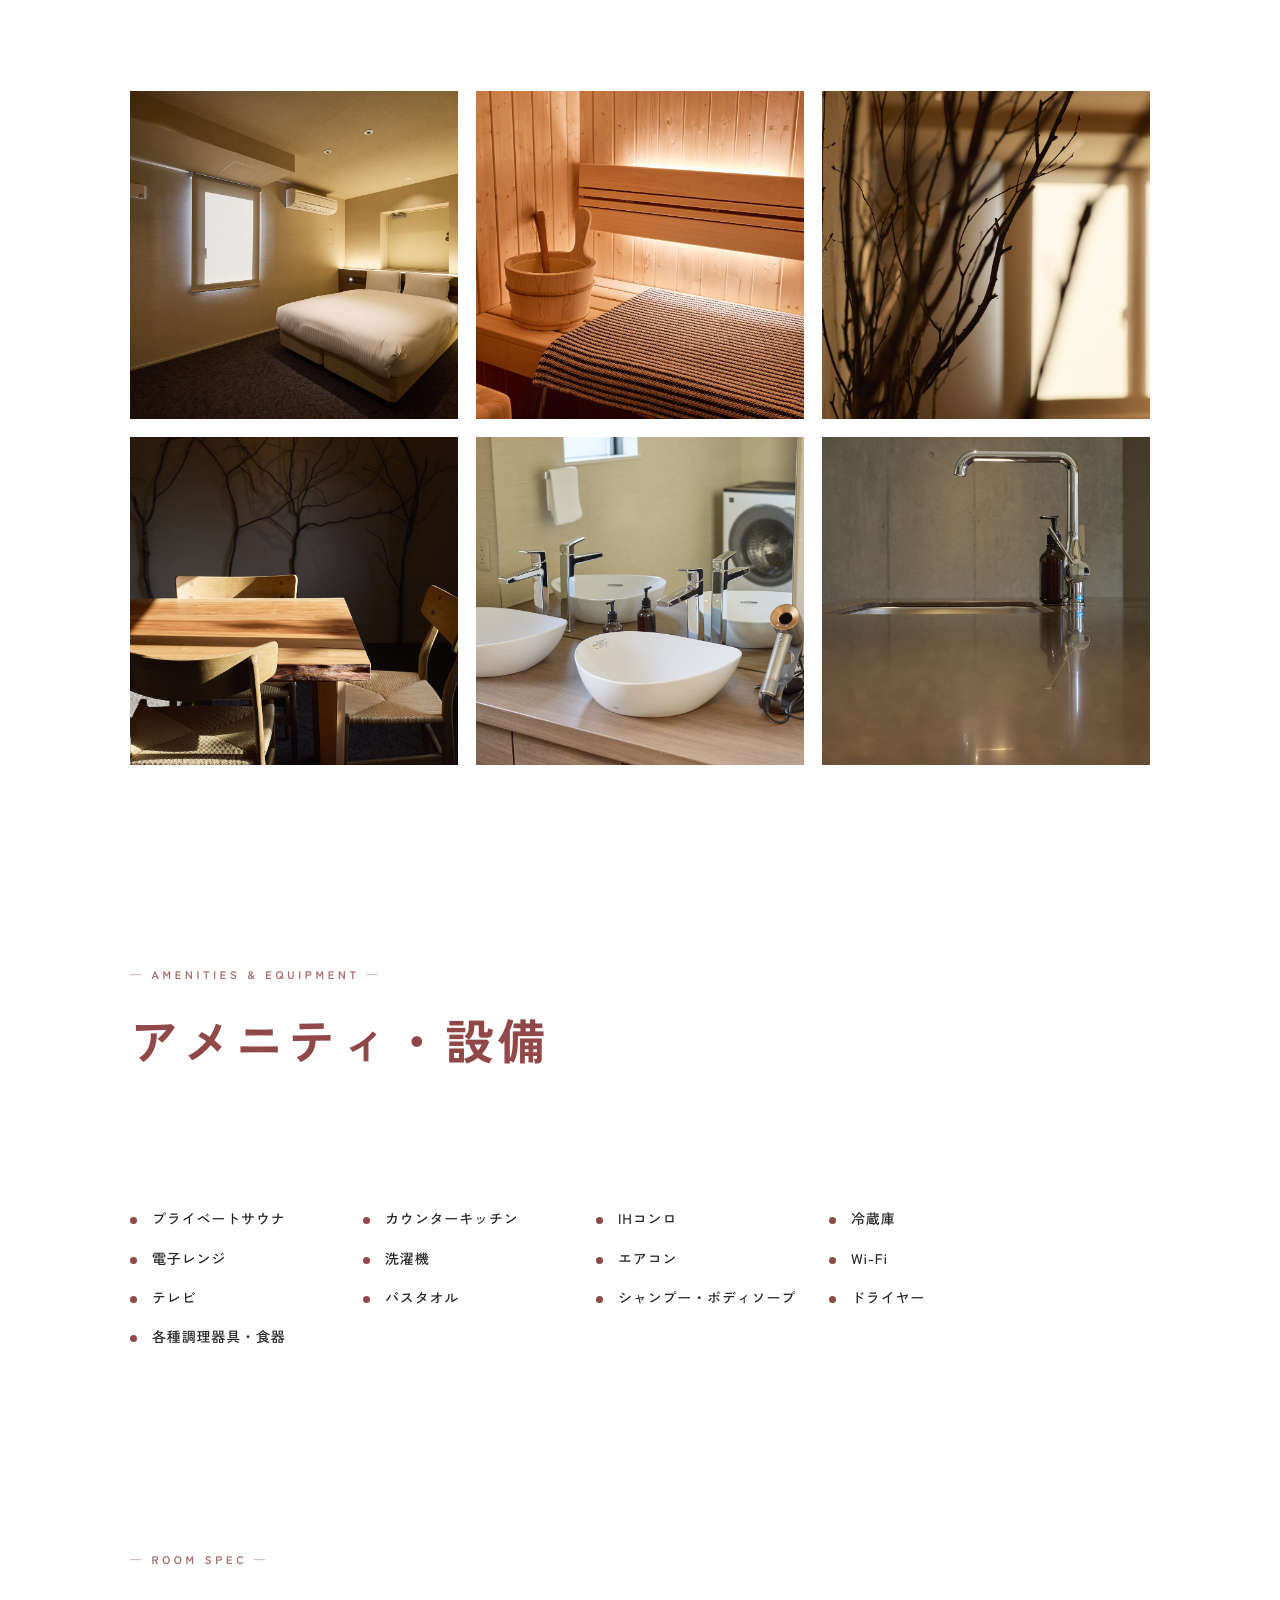
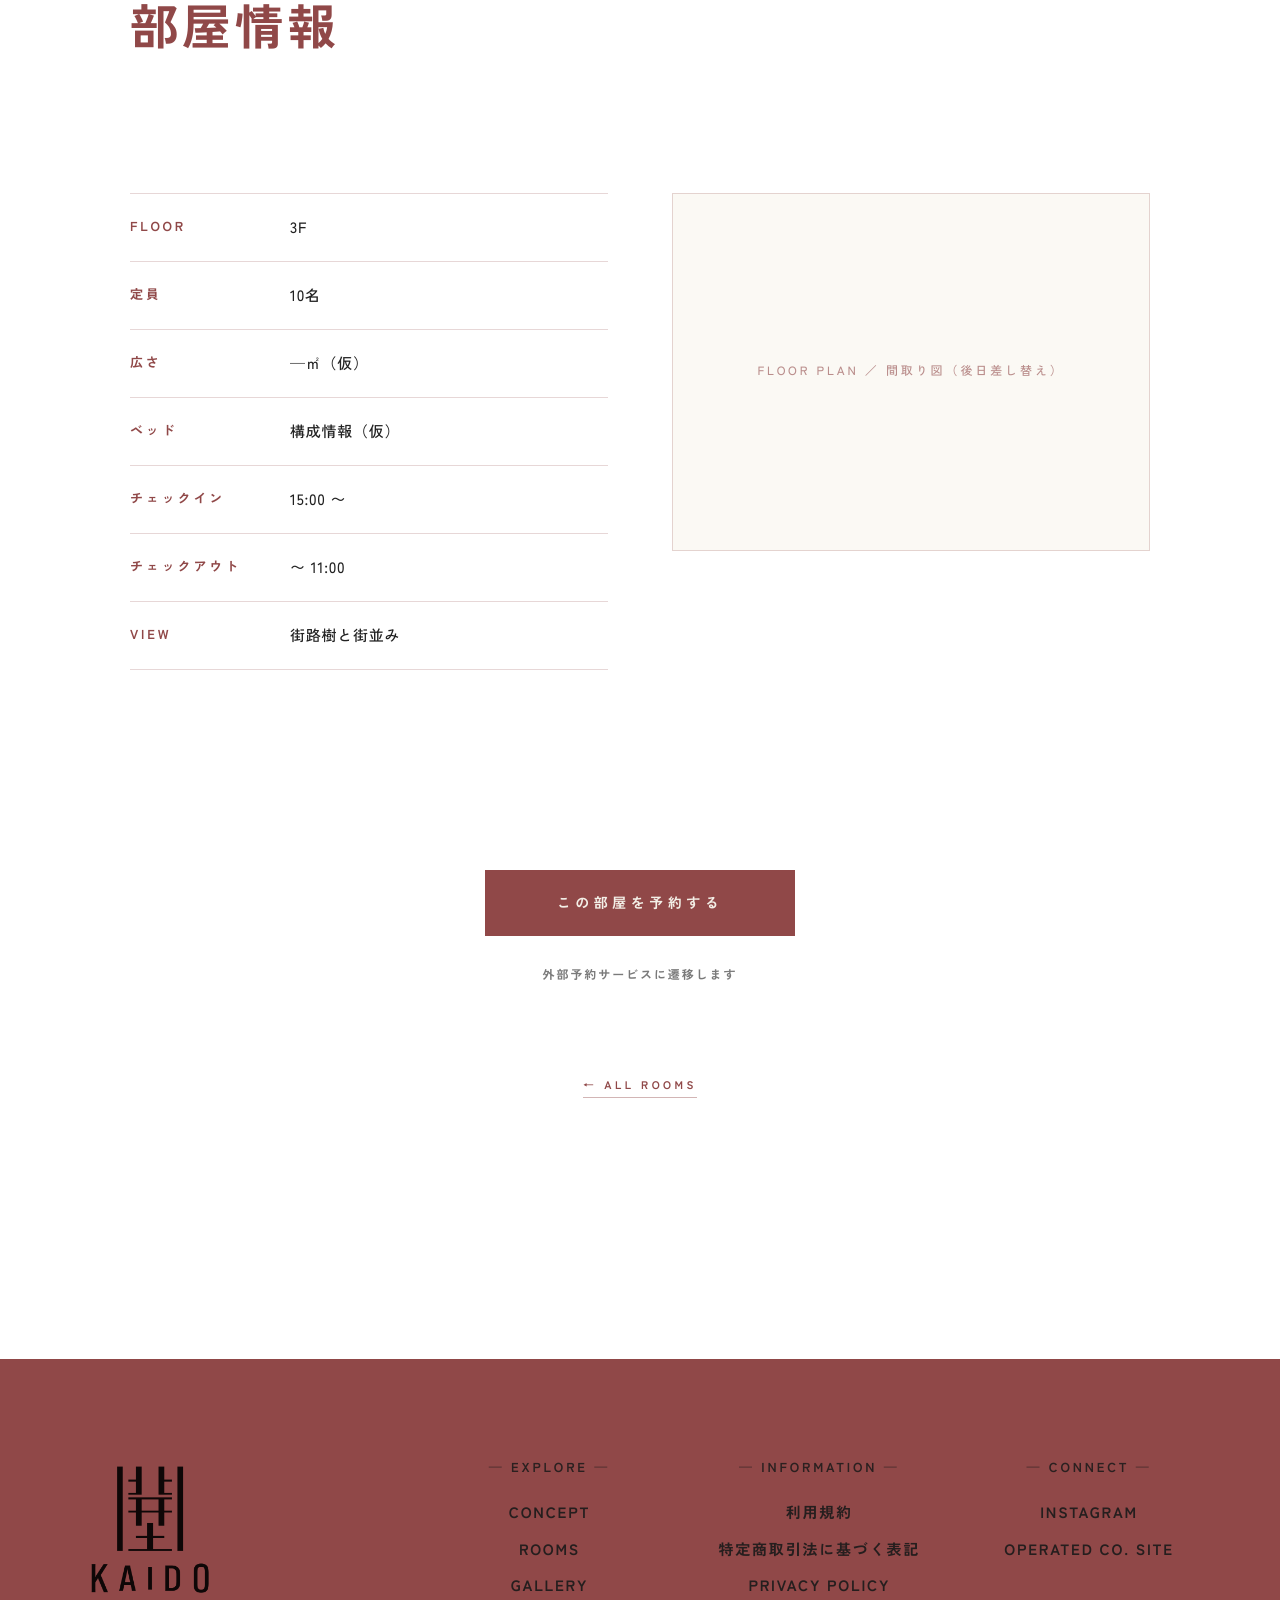
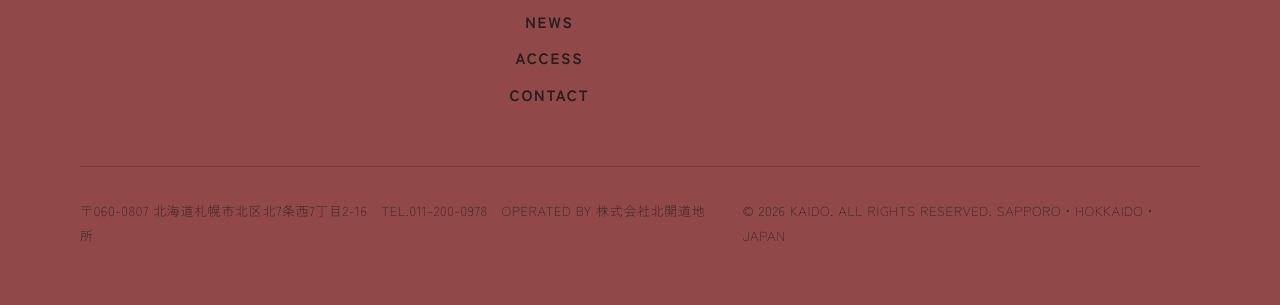
<file: room-ki.html>
<!DOCTYPE html>
<html lang="ja">
<head>
<meta charset="UTF-8" />
<meta name="viewport" content="width=device-width, initial-scale=1.0" />
<title>木 KI ｜ 開土 KAIDO</title>
<link rel="preconnect" href="https://fonts.googleapis.com" />
<link rel="preconnect" href="https://fonts.gstatic.com" crossorigin />
<link href="https://fonts.googleapis.com/css2?family=Zen+Kaku+Gothic+New:wght@400;500;700;900&display=swap" rel="stylesheet" />
<link rel="stylesheet" href="assets/styles.css?v=20260522h" />
</head>
<body>
<section class="room-curtain-section" id="roomCurtainSection">
  <div class="room-curtain" id="roomCurtain">
    <img class="room-curtain-photo" src="assets/images/ki/20260423_KAIDO_KI_207.jpg" alt="" />
    <div class="room-curtain-half room-curtain-left"><span class="room-curtain-text"><span class="rc-kanji">木</span><span class="rc-en">KI</span></span></div>
    <div class="room-curtain-half room-curtain-right"><span class="room-curtain-text"><span class="rc-kanji">木</span><span class="rc-en">KI</span></span></div>
  </div>
</section>
<!-- HEADER -->
<header class="header" id="header">
  <a href="index.html" class="logo"><img src="assets/images/logo-horizontal.png" alt="KAIDO" class="logo-img" /></a>
  <nav class="nav"><a href="concept.html">CONCEPT</a><a href="index.html#rooms" aria-current="page">ROOMS</a><a href="gallery.html">GALLERY</a><a href="news.html">NEWS</a><a href="index.html#access">ACCESS</a><a href="contact.html">CONTACT</a></nav>
  <div class="header-right">
    <div class="lang"><span class="active">JP</span><span class="divider">/</span><span>EN</span></div>
    <a href="contact.html" class="reserve-btn">RESERVE</a>
  </div>
  <button class="menu-toggle" id="menuToggle" aria-label="Menu" aria-expanded="false">
    <span></span><span></span><span></span>
  </button>
</header>
<div class="mobile-menu" id="mobileMenu" aria-hidden="true">
  <div class="mobile-menu-inner">
    <ul class="mobile-menu-list">
      <li><a href="concept.html">CONCEPT</a></li>
      <li><a href="index.html#rooms" aria-current="page">ROOMS</a></li>
      <li><a href="gallery.html">GALLERY</a></li>
      <li><a href="news.html">NEWS</a></li>
      <li><a href="index.html#access">ACCESS</a></li>
      <li><a href="contact.html">CONTACT</a></li>
    </ul>
    <div class="mobile-menu-meta">
      <div class="lang"><span class="active">JP</span><span class="divider">/</span><span>EN</span></div>
      <a href="contact.html" class="reserve-btn">RESERVE</a>
    </div>
  </div>
</div>

<!-- ============ CONCEPT ============ -->
<section class="rd-section rd-concept">
  <div class="rd-concept-intro">
    <p class="rd-theme">3F — KI</p>
    <h2 class="rd-concept-h">光と枝の、明るい場所。</h2>
    <p class="rd-lead">
      ここにテキストが入ります。フロアテーマ「木」の世界観を伝えるテキスト。<br/>
      3階「木」は、自然光と木質素材を主体にした明るいトーンの空間。枝のような装飾と滑らかな木目が、街なかにいながらどこか森を感じさせる、軽やかな時間をつくります。
    </p>
  </div>
  <div class="rd-concept-images">
    <figure class="rd-img"><img src="assets/images/ki/20260423_KAIDO_KI_211.jpg" alt="" loading="lazy" /></figure>
    <figure class="rd-img"><img src="assets/images/ki/20260423_KAIDO_KI_295.jpg" alt="" loading="lazy" /></figure>
  </div>
</section>

<!-- ============ 3. SPACES ============ -->
<section class="rd-section rd-spaces">
  <header class="rd-section-head">
    <p class="rd-section-label">— SPACES —</p>
    <h2 class="rd-section-h">空間紹介</h2>
  </header>

  <div class="rd-space">
    <figure class="rd-img rd-space-main"><img src="assets/images/ki/20260423_KAIDO_KI_288.jpg" alt="" loading="lazy" /></figure>
    <div class="rd-space-text">
      <p class="rd-space-en">LIVING &amp; DINING</p>
      <h3 class="rd-space-h">リビング・ダイニング</h3>
      <p class="rd-body">
        ここにテキストが入ります。窓から差し込む光と、木のテクスチャに包まれた中央の空間。最大10名で囲める大テーブルを軸に、食事も会話も、ゆるやかに広がる時間を過ごせます。
      </p>
      <div class="rd-space-sub">
        <figure class="rd-img"><img src="assets/images/ki/20260423_KAIDO_KI_296.jpg" alt="" loading="lazy" /></figure>
        <figure class="rd-img"><img src="assets/images/ki/20260423_KAIDO_KI_300.jpg" alt="" loading="lazy" /></figure>
      </div>
    </div>
  </div>

  <div class="rd-space rd-space--reverse">
    <figure class="rd-img rd-space-main"><img src="assets/images/ki/20260423_KAIDO_KI_313.jpg" alt="" loading="lazy" /></figure>
    <div class="rd-space-text">
      <p class="rd-space-en">KITCHEN</p>
      <h3 class="rd-space-h">キッチン</h3>
      <p class="rd-body">
        ここにテキストが入ります。木のカウンターを囲むキッチンは、調理を見ながら会話を楽しめる構成。IH・冷蔵庫・調理器具・食器を備え、地元の食材を持ち寄って大人数で囲むテーブルへ。
      </p>
      <div class="rd-space-sub">
        <figure class="rd-img"><img src="assets/images/ki/20260423_KAIDO_KI_318.jpg" alt="" loading="lazy" /></figure>
        <figure class="rd-img"><img src="assets/images/ki/20260423_KAIDO_KI_322.jpg" alt="" loading="lazy" /></figure>
      </div>
    </div>
  </div>

  <div class="rd-space">
    <figure class="rd-img rd-space-main"><img src="assets/images/ki/20260423_KAIDO_KI_320.jpg" alt="" loading="lazy" /></figure>
    <div class="rd-space-text">
      <p class="rd-space-en">BEDROOM</p>
      <h3 class="rd-space-h">ベッドルーム</h3>
      <p class="rd-body">
        ここにテキストが入ります。落ち着いた木目と柔らかな照明に包まれた寝室。ゆとりのあるベッド構成で、家族・グループでの滞在にもひとりひとりに自分の時間を確保します。
      </p>
    </div>
  </div>

  <div class="rd-space rd-space--reverse">
    <figure class="rd-img rd-space-main"><img src="assets/images/ki/20260423_KAIDO_KI_335.jpg" alt="" loading="lazy" /></figure>
    <div class="rd-space-text">
      <p class="rd-space-en">BATHROOM</p>
      <h3 class="rd-space-h">バスルーム</h3>
      <p class="rd-body">
        ここにテキストが入ります。柔らかな木目と水まわりが穏やかに同居する浴室。バスアメニティ・タオル類を完備し、サウナとの行き来も滑らかに設計されています。
      </p>
    </div>
  </div>

  <div class="rd-space">
    <figure class="rd-img rd-space-main"><img src="assets/images/ki/20260423_KAIDO_KI_345.jpg" alt="" loading="lazy" /></figure>
    <div class="rd-space-text">
      <p class="rd-space-en">PRIVATE SAUNA</p>
      <h3 class="rd-space-h">プライベートサウナ</h3>
      <p class="rd-body">
        ここにテキストが入ります。木のぬくもりに包まれた一室独占のサウナ。誰の目も気にせず、自分たちのペースで深呼吸とととのいの時間を過ごせます。
      </p>
    </div>
  </div>
</section>

<!-- ============ 4. GALLERY ============ -->
<section class="rd-section rd-gallery">
  <header class="rd-section-head">
    <p class="rd-section-label">— GALLERY —</p>
    <h2 class="rd-section-h">Gallery</h2>
  </header>
  <div class="rd-gallery-grid">
    <figure class="rd-img"><img src="assets/images/ki/20260423_KAIDO_KI_289.jpg" alt="" loading="lazy" /><figcaption>枝の装飾と木目のディテール</figcaption></figure>
    <figure class="rd-img"><img src="assets/images/ki/20260423_KAIDO_KI_304.jpg" alt="" loading="lazy" /><figcaption>明るいトーンの室内</figcaption></figure>
    <figure class="rd-img"><img src="assets/images/ki/20260423_KAIDO_KI_314.jpg" alt="" loading="lazy" /><figcaption>キッチン周りの設え</figcaption></figure>
    <figure class="rd-img"><img src="assets/images/ki/20260423_KAIDO_KI_327.jpg" alt="" loading="lazy" /><figcaption>素材とテクスチャ</figcaption></figure>
    <figure class="rd-img"><img src="assets/images/ki/20260423_KAIDO_KI_340.jpg" alt="" loading="lazy" /><figcaption>くつろぎの一隅</figcaption></figure>
    <figure class="rd-img"><img src="assets/images/ki/20260423_KAIDO_KI_355.jpg" alt="" loading="lazy" /><figcaption>夜のあかり</figcaption></figure>
  </div>
</section>

<!-- ============ 5. AMENITIES ============ -->
<section class="rd-section rd-amenities">
  <header class="rd-section-head">
    <p class="rd-section-label">— AMENITIES &amp; EQUIPMENT —</p>
    <h2 class="rd-section-h">アメニティ・設備</h2>
  </header>
  <ul class="rd-amenities-list">
    <li>プライベートサウナ</li>
    <li>カウンターキッチン</li>
    <li>IHコンロ</li>
    <li>冷蔵庫</li>
    <li>電子レンジ</li>
    <li>洗濯機</li>
    <li>エアコン</li>
    <li>Wi-Fi</li>
    <li>テレビ</li>
    <li>バスタオル</li>
    <li>シャンプー・ボディソープ</li>
    <li>ドライヤー</li>
    <li>各種調理器具・食器</li>
  </ul>
</section>

<!-- ============ 6. ROOM SPEC ============ -->
<section class="rd-section rd-specs">
  <header class="rd-section-head">
    <p class="rd-section-label">— ROOM SPEC —</p>
    <h2 class="rd-section-h">部屋情報</h2>
  </header>
  <div class="rd-specs-grid">
    <table class="rd-specs-table">
      <tbody>
        <tr><th>FLOOR</th><td>3F</td></tr>
        <tr><th>定員</th><td>10名</td></tr>
        <tr><th>広さ</th><td>—㎡（仮）</td></tr>
        <tr><th>ベッド</th><td>構成情報（仮）</td></tr>
        <tr><th>チェックイン</th><td>15:00 〜</td></tr>
        <tr><th>チェックアウト</th><td>〜 11:00</td></tr>
        <tr><th>VIEW</th><td>街路樹と街並み</td></tr>
      </tbody>
    </table>
    <figure class="rd-floorplan">
      <div class="rd-floorplan-ph">FLOOR PLAN ／ 間取り図（後日差し替え）</div>
    </figure>
  </div>
</section>

<!-- ============ 7. CTA ============ -->
<section class="rd-section rd-cta">
  <a href="contact.html" class="reserve-btn reserve-btn--solid rd-cta-btn">この部屋を予約する</a>
  <p class="rd-cta-note">外部予約サービスに遷移します</p>
  <nav class="rd-back-nav">
    <a class="room-page-back" href="index.html#rooms">← ALL ROOMS</a>
  </nav>
</section>

<!-- FOOTER -->
<footer class="footer">
  <div class="footer-grid">
    <div class="footer-logo"><img src="assets/images/logo-vertical.png" alt="開土 KAIDO" /></div>
    <nav class="footer-col">
      <h4>— EXPLORE —</h4>
      <ul>
        <li><a href="concept.html">CONCEPT</a></li>
        <li><a href="index.html#rooms">ROOMS</a></li>
        <li><a href="gallery.html">GALLERY</a></li>
        <li><a href="news.html">NEWS</a></li>
        <li><a href="index.html#access">ACCESS</a></li>
        <li><a href="contact.html">CONTACT</a></li>
      </ul>
    </nav>
    <nav class="footer-col">
      <h4>— INFORMATION —</h4>
      <ul>
        <li><a href="#">利用規約</a></li>
        <li><a href="#">特定商取引法に基づく表記</a></li>
        <li><a href="#">PRIVACY POLICY</a></li>
      </ul>
    </nav>
    <nav class="footer-col">
      <h4>— CONNECT —</h4>
      <ul>
        <li><a href="#">INSTAGRAM</a></li>
        <li><a href="#">OPERATED CO. SITE</a></li>
      </ul>
    </nav>
  </div>
  <div class="footer-bottom">
    <span>〒060-0807 北海道札幌市北区北7条西7丁目2-16　TEL.011-200-0978　OPERATED BY 株式会社北開道地所</span>
    <span>© 2026 KAIDO. All Rights Reserved. Sapporo・Hokkaido・Japan</span>
  </div>
</footer>
<script src="assets/script.js?v=20260522h" defer></script>
<script defer>
(function(){
  function init(){
    const figs = document.querySelectorAll('.rd-gallery-grid figure');
    if(!figs.length) return;
    const items = Array.from(figs).map(f => {
      const img = f.querySelector('img');
      const cap = f.querySelector('figcaption');
      return { src: img && img.src, alt: img && img.alt, cap: cap && cap.textContent };
    }).filter(o => o.src);

    const lb = document.createElement('div');
    lb.className = 'rd-lightbox';
    lb.setAttribute('aria-hidden','true');
    lb.innerHTML =
      '<button class="rd-lightbox-close" aria-label="閉じる">×</button>' +
      '<button class="rd-lightbox-nav rd-lightbox-prev" aria-label="前へ">‹</button>' +
      '<button class="rd-lightbox-nav rd-lightbox-next" aria-label="次へ">›</button>' +
      '<img class="rd-lightbox-img" alt="" />' +
      '<div class="rd-lightbox-cap"></div>';
    document.body.appendChild(lb);

    const lbImg = lb.querySelector('.rd-lightbox-img');
    const lbCap = lb.querySelector('.rd-lightbox-cap');
    let idx = 0;

    function show(i){
      idx = (i + items.length) % items.length;
      const it = items[idx];
      lbImg.src = it.src;
      lbImg.alt = it.alt || '';
      lbCap.textContent = it.cap || '';
    }
    function open(i){
      show(i);
      lb.classList.add('is-open');
      lb.setAttribute('aria-hidden','false');
      document.body.style.overflow = 'hidden';
    }
    function close(){
      lb.classList.remove('is-open');
      lb.setAttribute('aria-hidden','true');
      document.body.style.overflow = '';
    }

    figs.forEach((f, i) => {
      f.addEventListener('click', () => open(i));
    });
    lb.querySelector('.rd-lightbox-close').addEventListener('click', close);
    lb.querySelector('.rd-lightbox-prev').addEventListener('click', e => { e.stopPropagation(); show(idx - 1); });
    lb.querySelector('.rd-lightbox-next').addEventListener('click', e => { e.stopPropagation(); show(idx + 1); });
    lb.addEventListener('click', e => { if(e.target === lb || e.target === lbImg) close(); });
    document.addEventListener('keydown', e => {
      if(!lb.classList.contains('is-open')) return;
      if(e.key === 'Escape')     close();
      if(e.key === 'ArrowLeft')  show(idx - 1);
      if(e.key === 'ArrowRight') show(idx + 1);
    });
  }
  if(document.readyState === 'loading') document.addEventListener('DOMContentLoaded', init);
  else init();
})();
</script>
<script>
(function(){
  const sec   = document.getElementById('roomCurtainSection');
  const left  = sec && sec.querySelector('.room-curtain-left');
  const right = sec && sec.querySelector('.room-curtain-right');
  if(!sec || !left || !right) return;
  function update(){
    const rect  = sec.getBoundingClientRect();
    const total = sec.offsetHeight - window.innerHeight;
    const scrolled = Math.min(Math.max(-rect.top, 0), total);
    const p = total > 0 ? scrolled / total : 0;
    const e = 1 - Math.pow(1 - p, 1.6);
    left.style.transform  = `translateX(${(-e * 100).toFixed(2)}%)`;
    right.style.transform = `translateX(${( e * 100).toFixed(2)}%)`;
  }
  let ticking = false;
  function onScroll(){
    if(!ticking){ requestAnimationFrame(() => { update(); ticking = false; }); ticking = true; }
  }
  update();
  window.addEventListener('scroll', onScroll, { passive: true });
  window.addEventListener('resize', update);
})();
</script>
</body>
</html>
</file>
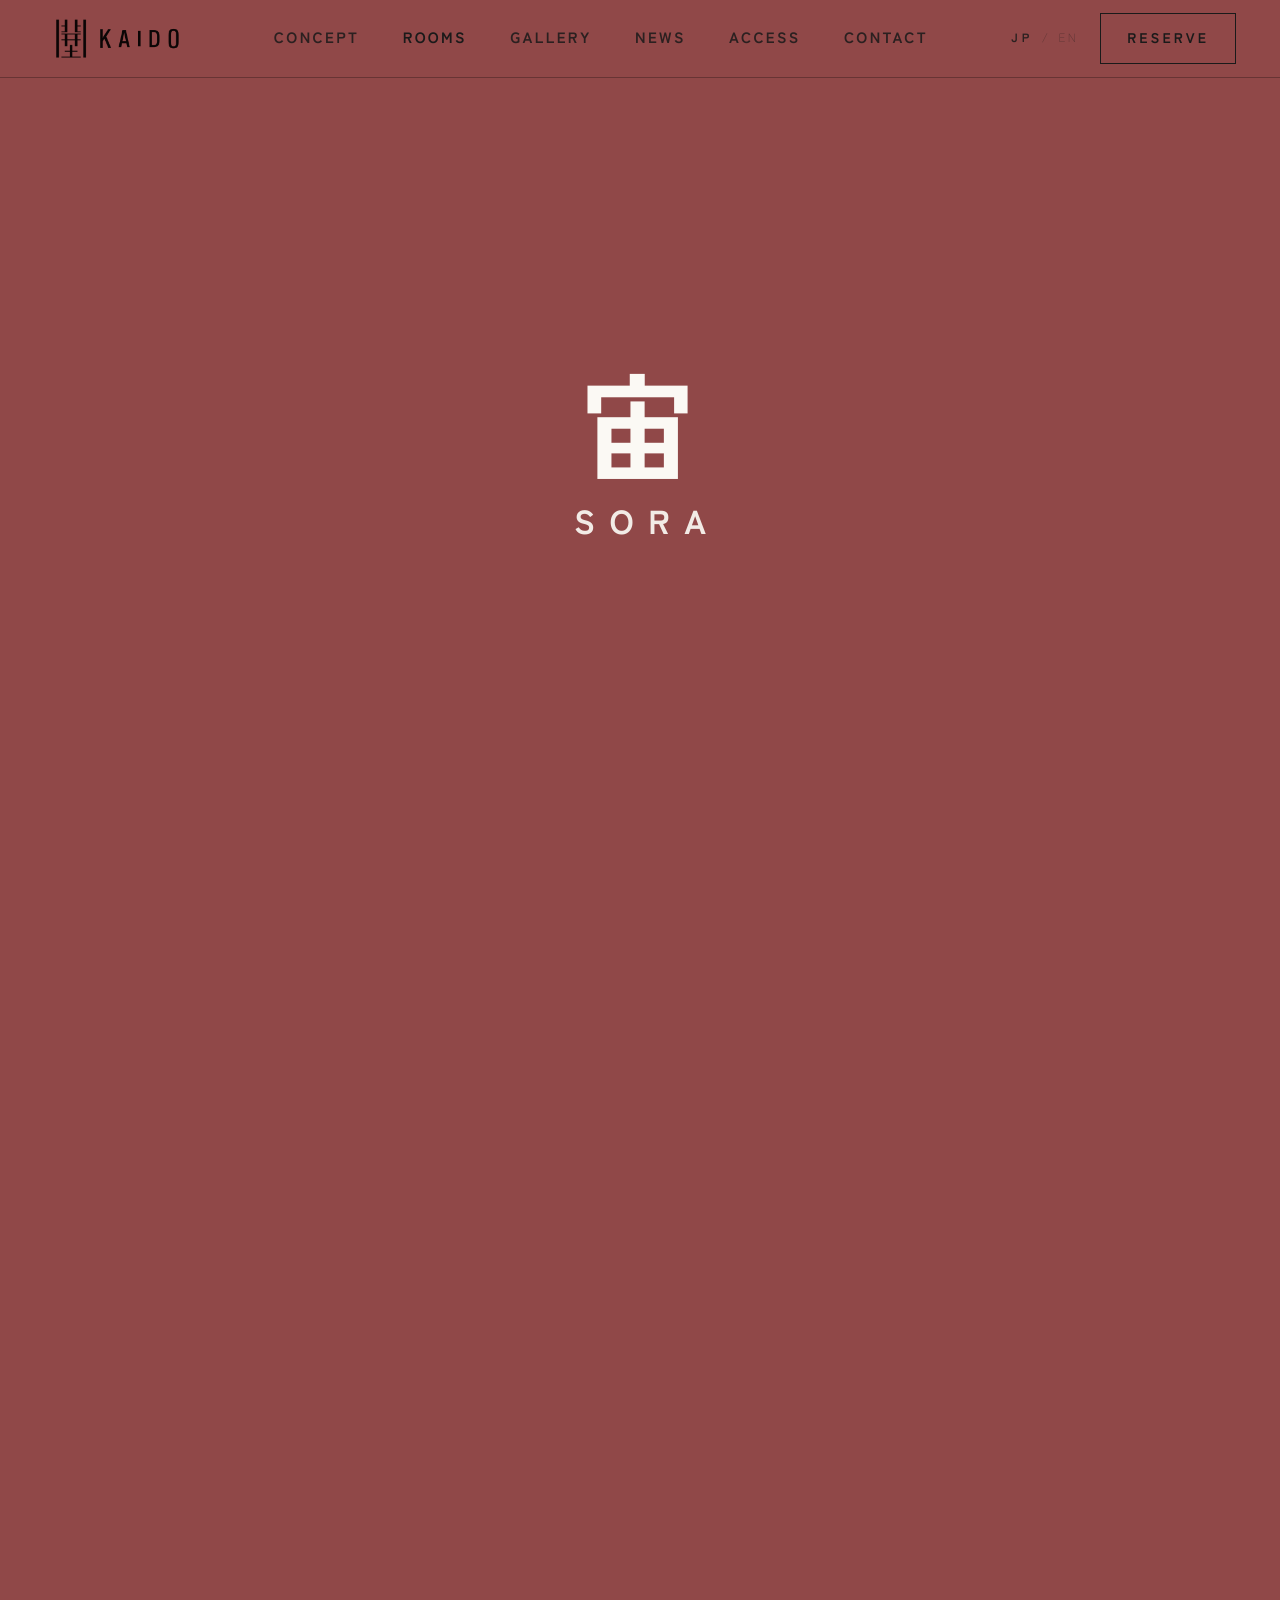
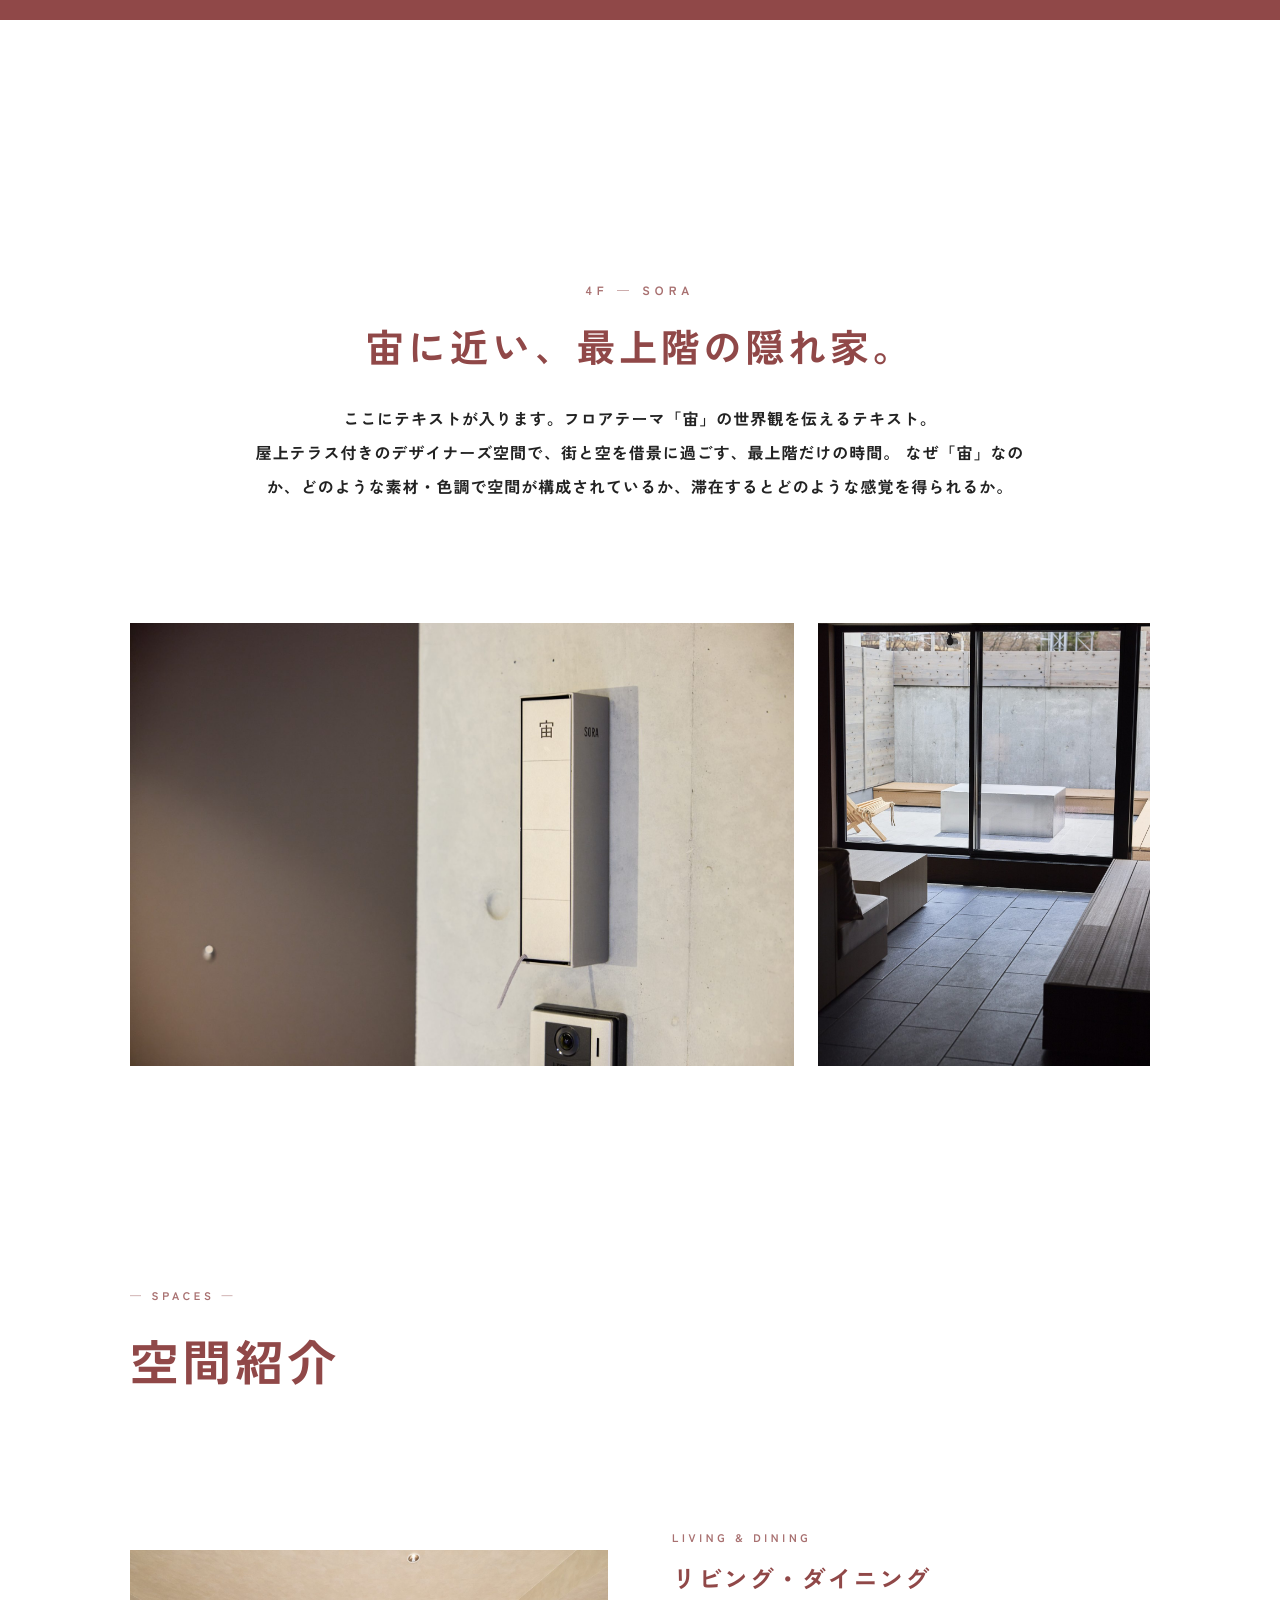
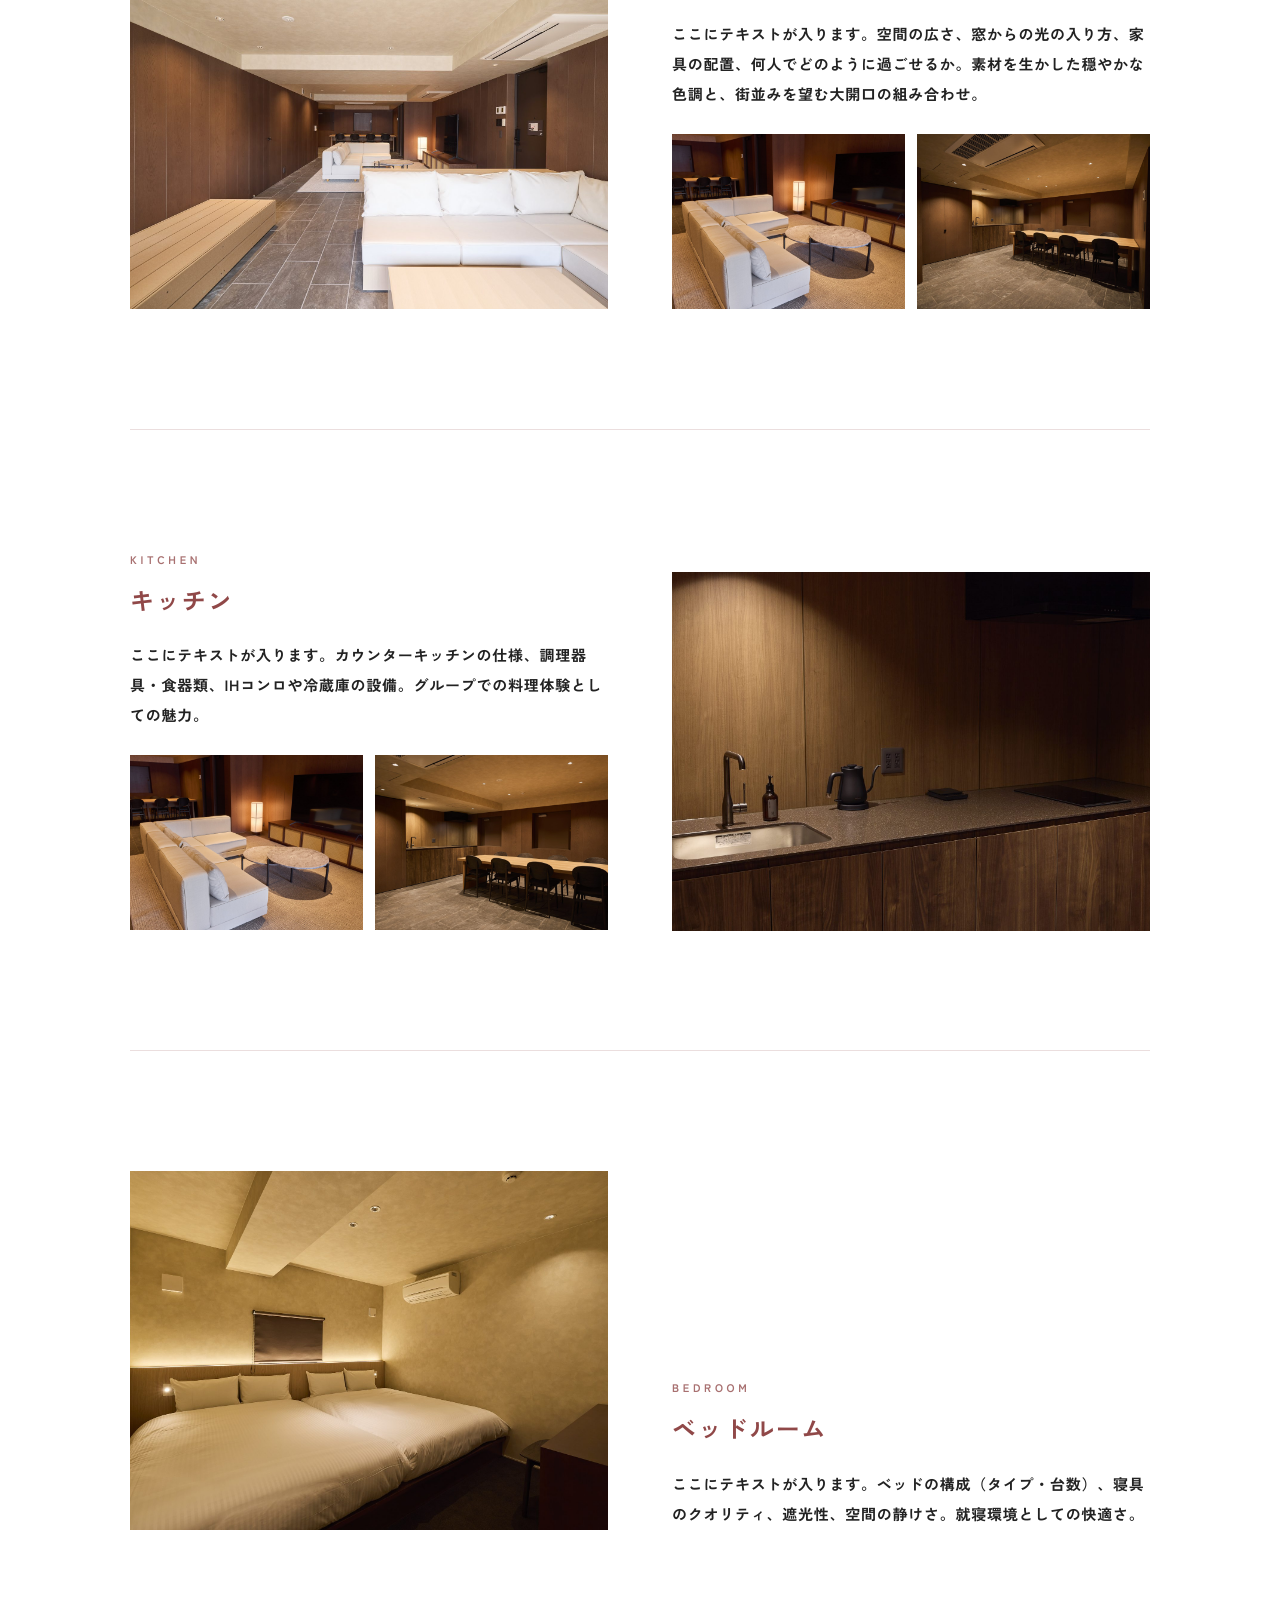
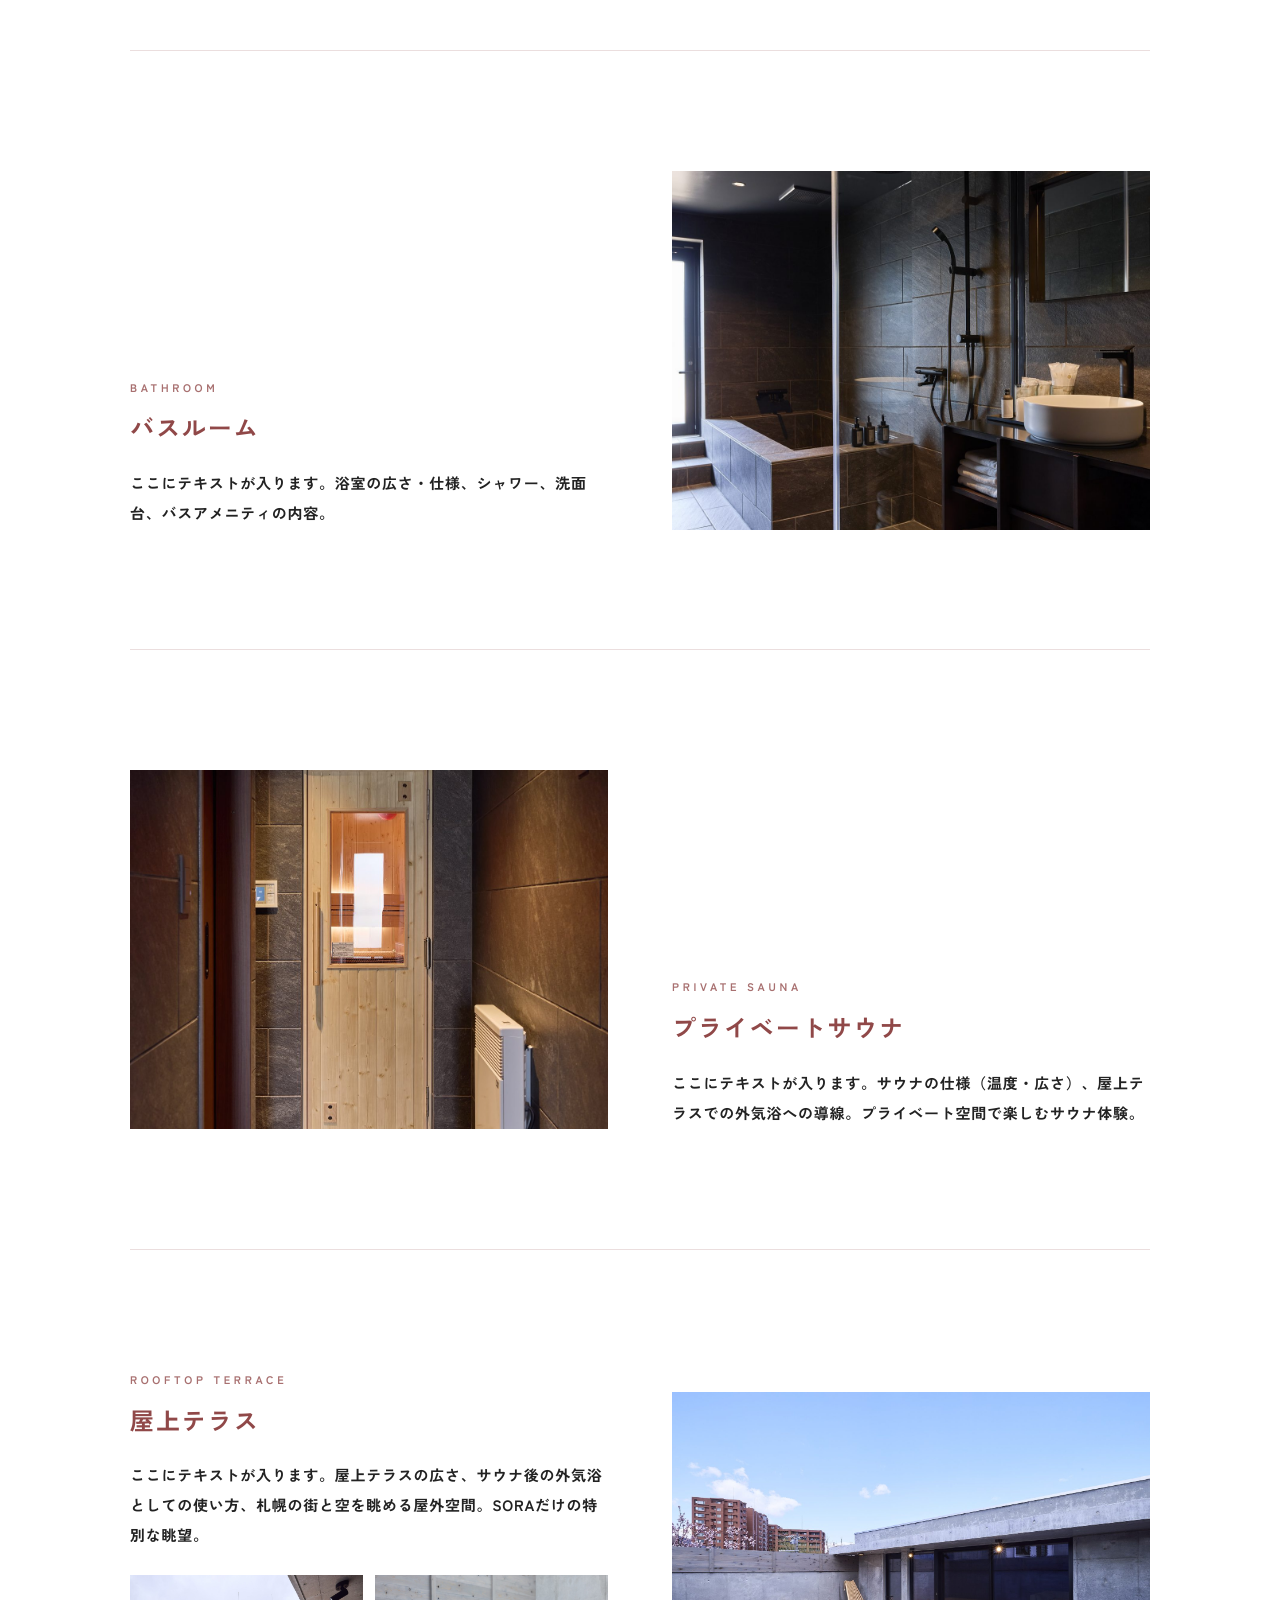
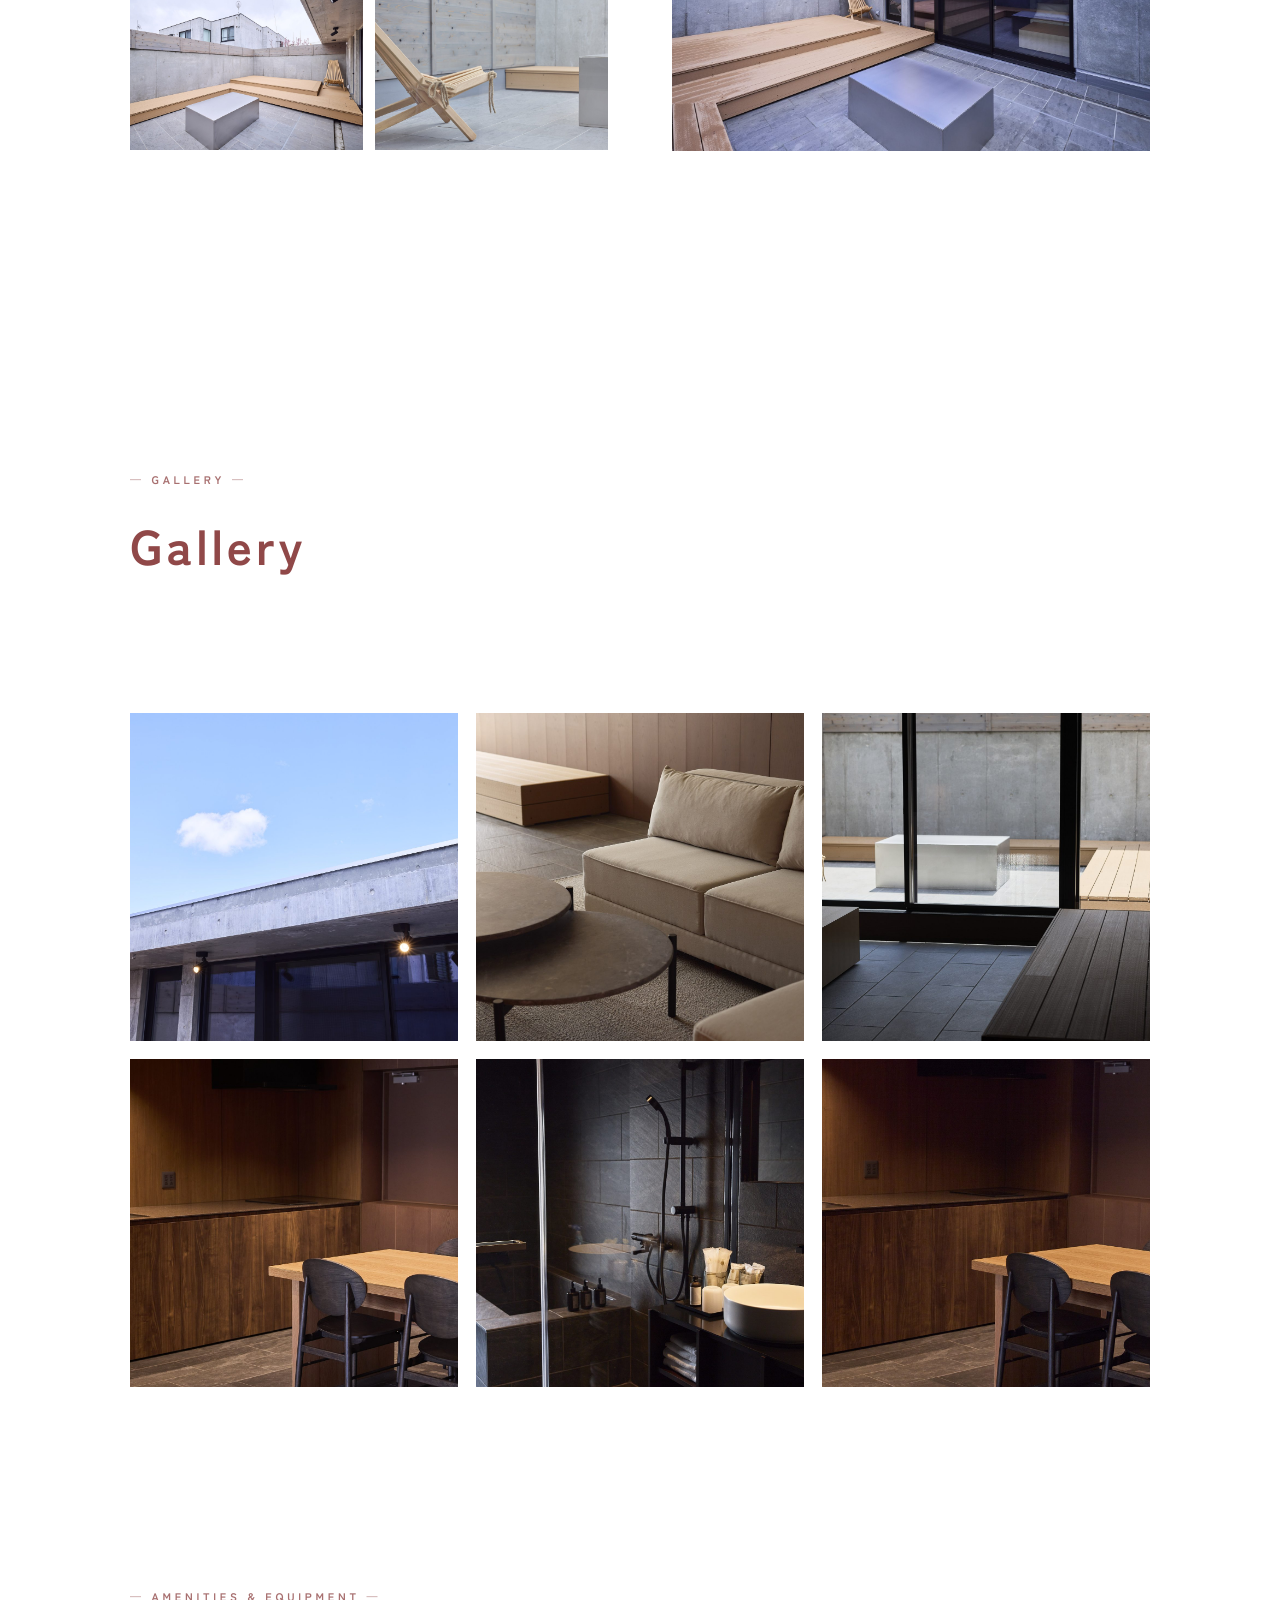
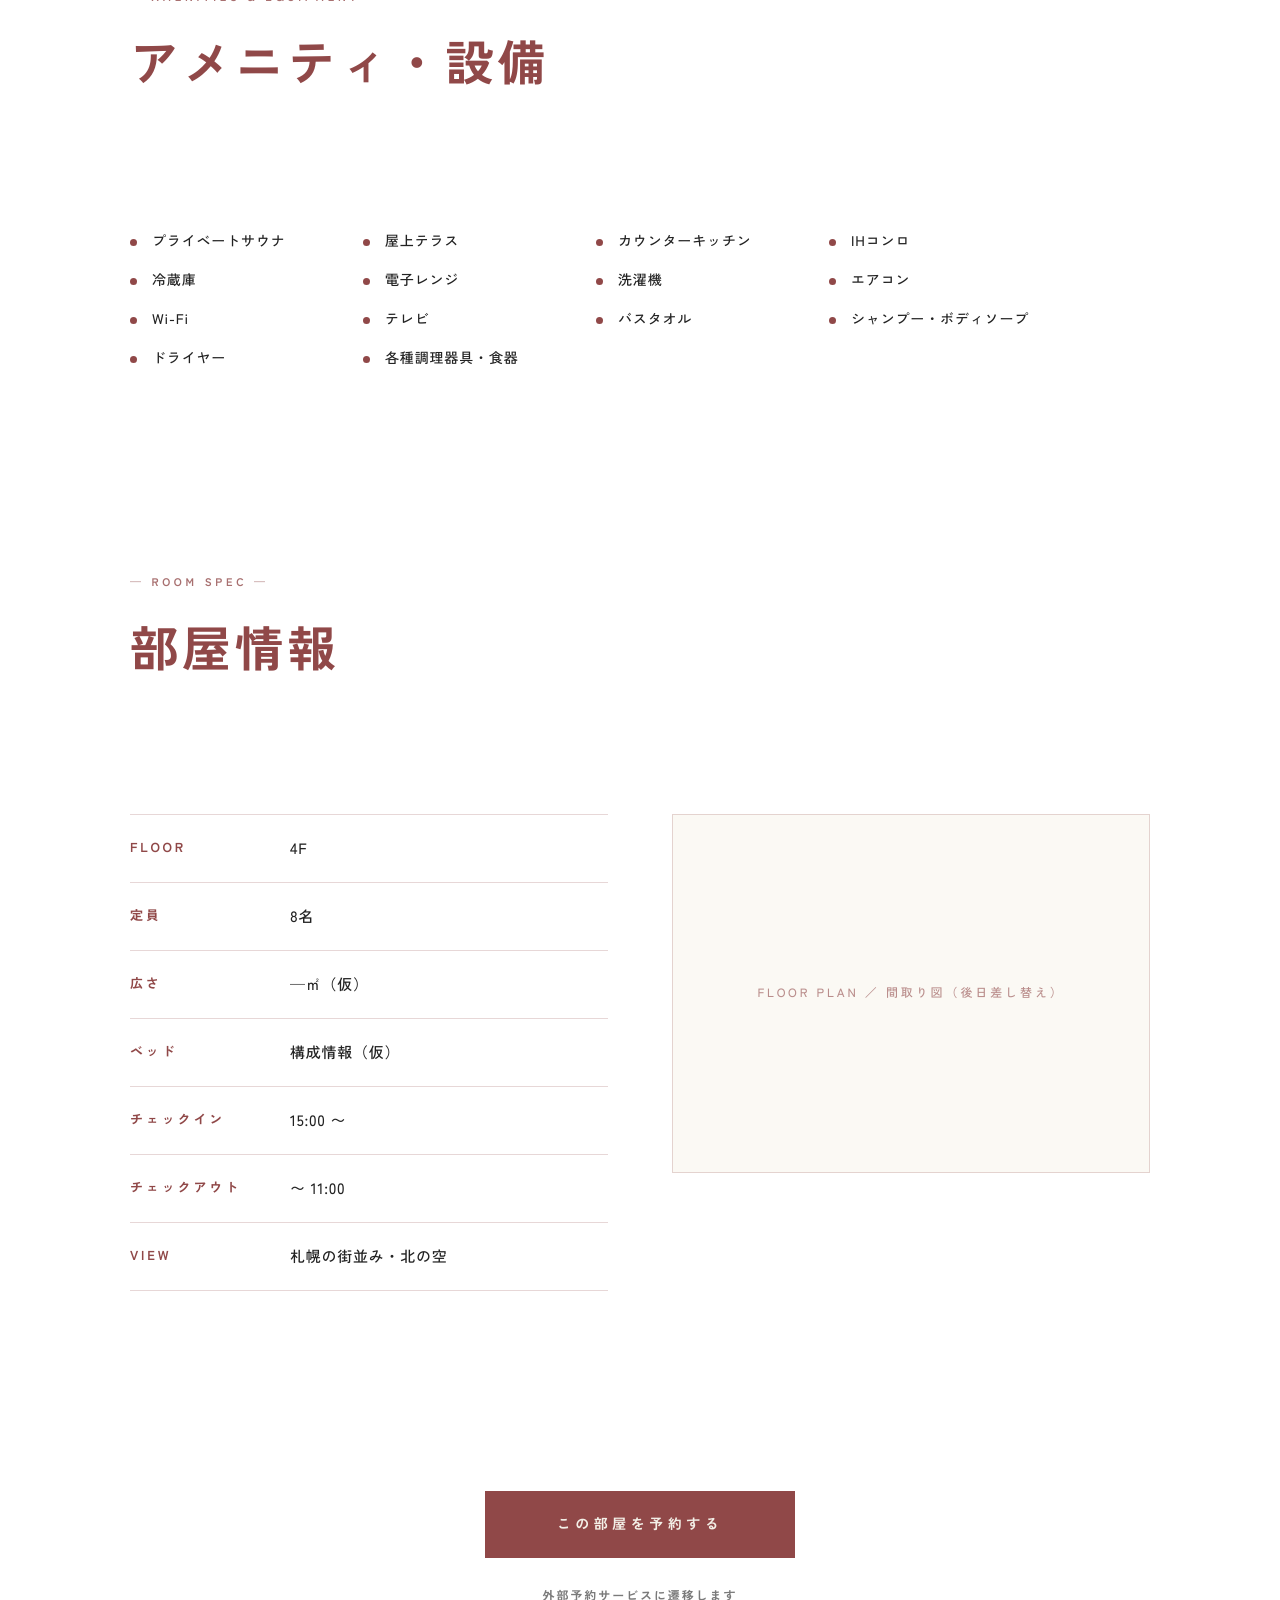
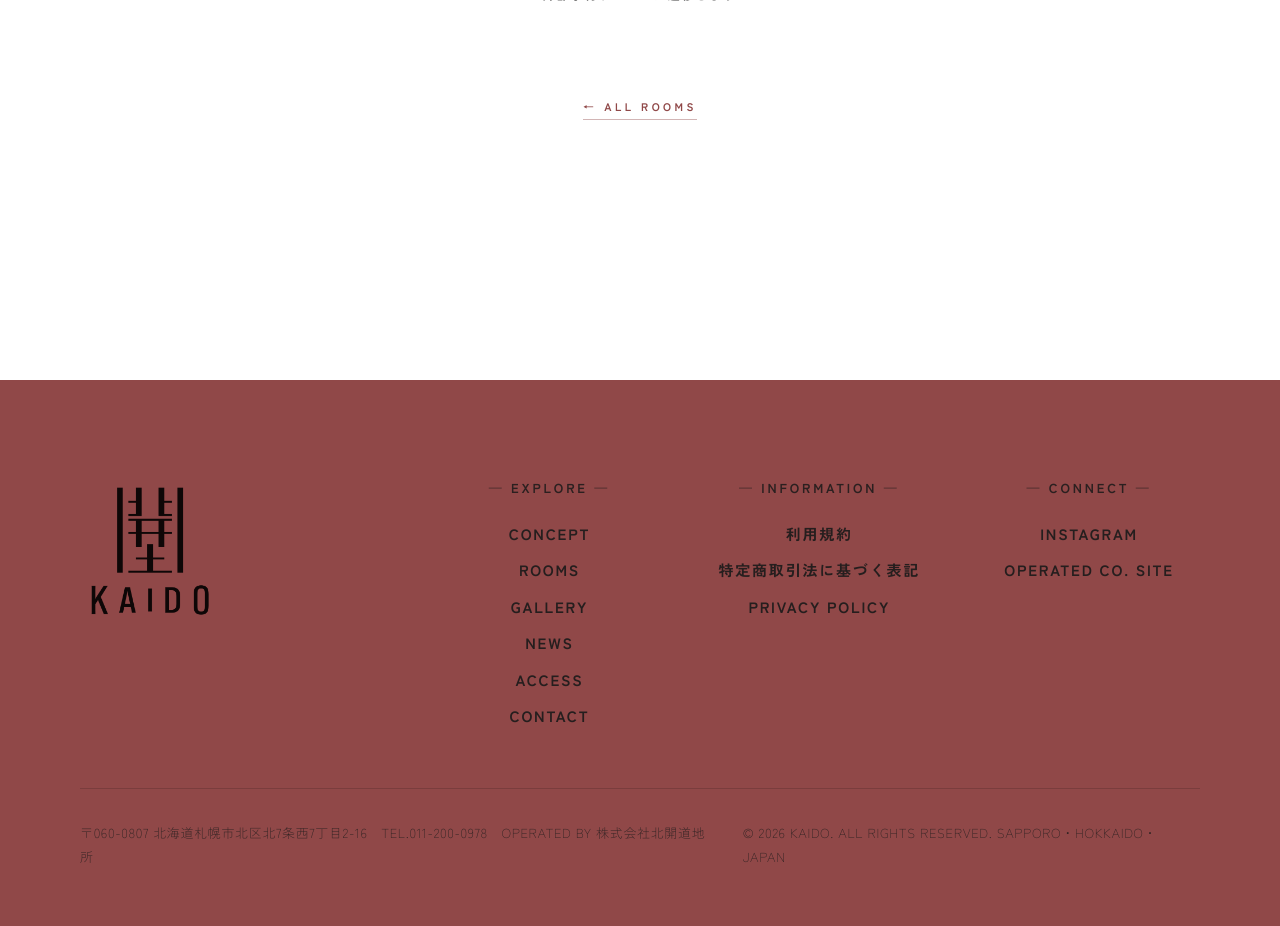
<file: room-sora.html>
<!DOCTYPE html>
<html lang="ja">
<head>
<meta charset="UTF-8" />
<meta name="viewport" content="width=device-width, initial-scale=1.0" />
<title>宙 SORA ｜ 開土 KAIDO</title>
<link rel="preconnect" href="https://fonts.googleapis.com" />
<link rel="preconnect" href="https://fonts.gstatic.com" crossorigin />
<link href="https://fonts.googleapis.com/css2?family=Zen+Kaku+Gothic+New:wght@400;500;700;900&display=swap" rel="stylesheet" />
<link rel="stylesheet" href="assets/styles.css?v=20260522g" />
</head>
<body>
<section class="room-curtain-section" id="roomCurtainSection">
  <div class="room-curtain" id="roomCurtain">
    <img class="room-curtain-photo" src="assets/images/sora/20260423_KAIDO_SORA_049.jpg" alt="" />
    <div class="room-curtain-half room-curtain-left"><span class="room-curtain-text"><span class="rc-kanji">宙</span><span class="rc-en">SORA</span></span></div>
    <div class="room-curtain-half room-curtain-right"><span class="room-curtain-text"><span class="rc-kanji">宙</span><span class="rc-en">SORA</span></span></div>
  </div>
</section>
<!-- HEADER -->
<header class="header" id="header">
  <a href="index.html" class="logo"><img src="assets/images/logo-horizontal.png" alt="KAIDO" class="logo-img" /></a>
  <nav class="nav"><a href="concept.html">CONCEPT</a><a href="index.html#rooms" aria-current="page">ROOMS</a><a href="gallery.html">GALLERY</a><a href="news.html">NEWS</a><a href="index.html#access">ACCESS</a><a href="contact.html">CONTACT</a></nav>
  <div class="header-right">
    <div class="lang"><span class="active">JP</span><span class="divider">/</span><span>EN</span></div>
    <a href="contact.html" class="reserve-btn">RESERVE</a>
  </div>
  <button class="menu-toggle" id="menuToggle" aria-label="Menu" aria-expanded="false">
    <span></span><span></span><span></span>
  </button>
</header>
<div class="mobile-menu" id="mobileMenu" aria-hidden="true">
  <div class="mobile-menu-inner">
    <ul class="mobile-menu-list">
      <li><a href="concept.html">CONCEPT</a></li>
      <li><a href="index.html#rooms" aria-current="page">ROOMS</a></li>
      <li><a href="gallery.html">GALLERY</a></li>
      <li><a href="news.html">NEWS</a></li>
      <li><a href="index.html#access">ACCESS</a></li>
      <li><a href="contact.html">CONTACT</a></li>
    </ul>
    <div class="mobile-menu-meta">
      <div class="lang"><span class="active">JP</span><span class="divider">/</span><span>EN</span></div>
      <a href="contact.html" class="reserve-btn">RESERVE</a>
    </div>
  </div>
</div>

<!-- ============ CONCEPT ============ -->
<section class="rd-section rd-concept">
  <div class="rd-concept-intro">
    <p class="rd-theme">4F — SORA</p>
    <h2 class="rd-concept-h">宙に近い、最上階の隠れ家。</h2>
    <p class="rd-lead">
      ここにテキストが入ります。フロアテーマ「宙」の世界観を伝えるテキスト。<br/>
      屋上テラス付きのデザイナーズ空間で、街と空を借景に過ごす、最上階だけの時間。
      なぜ「宙」なのか、どのような素材・色調で空間が構成されているか、滞在するとどのような感覚を得られるか。
    </p>
  </div>
  <div class="rd-concept-images">
    <figure class="rd-img"><img src="assets/images/sora/20260423_KAIDO_SORA_413.jpg" alt="" loading="lazy" /></figure>
    <figure class="rd-img"><img src="assets/images/sora/20260423_KAIDO_SORA_131.jpg" alt="" loading="lazy" /></figure>
  </div>
</section>

<!-- ============ 3. SPACES ============ -->
<section class="rd-section rd-spaces">
  <header class="rd-section-head">
    <p class="rd-section-label">— SPACES —</p>
    <h2 class="rd-section-h">空間紹介</h2>
  </header>

  <div class="rd-space">
    <figure class="rd-img rd-space-main"><img src="assets/images/sora/20260423_KAIDO_SORA_048.jpg" alt="" loading="lazy" /></figure>
    <div class="rd-space-text">
      <p class="rd-space-en">LIVING &amp; DINING</p>
      <h3 class="rd-space-h">リビング・ダイニング</h3>
      <p class="rd-body">
        ここにテキストが入ります。空間の広さ、窓からの光の入り方、家具の配置、何人でどのように過ごせるか。素材を生かした穏やかな色調と、街並みを望む大開口の組み合わせ。
      </p>
      <div class="rd-space-sub">
        <figure class="rd-img"><img src="assets/images/sora/20260423_KAIDO_SORA_071.jpg" alt="" loading="lazy" /></figure>
        <figure class="rd-img"><img src="assets/images/sora/20260423_KAIDO_SORA_081.jpg" alt="" loading="lazy" /></figure>
      </div>
    </div>
  </div>

  <div class="rd-space rd-space--reverse">
    <figure class="rd-img rd-space-main"><img src="assets/images/sora/20260423_KAIDO_SORA_398.jpg" alt="" loading="lazy" /></figure>
    <div class="rd-space-text">
      <p class="rd-space-en">KITCHEN</p>
      <h3 class="rd-space-h">キッチン</h3>
      <p class="rd-body">
        ここにテキストが入ります。カウンターキッチンの仕様、調理器具・食器類、IHコンロや冷蔵庫の設備。グループでの料理体験としての魅力。
      </p>
      <div class="rd-space-sub">
        <figure class="rd-img"><img src="assets/images/sora/20260423_KAIDO_SORA_071.jpg" alt="" loading="lazy" /></figure>
        <figure class="rd-img"><img src="assets/images/sora/20260423_KAIDO_SORA_079.jpg" alt="" loading="lazy" /></figure>
      </div>
    </div>
  </div>

  <div class="rd-space">
    <figure class="rd-img rd-space-main"><img src="assets/images/sora/20260423_KAIDO_SORA_116.jpg" alt="" loading="lazy" /></figure>
    <div class="rd-space-text">
      <p class="rd-space-en">BEDROOM</p>
      <h3 class="rd-space-h">ベッドルーム</h3>
      <p class="rd-body">
        ここにテキストが入ります。ベッドの構成（タイプ・台数）、寝具のクオリティ、遮光性、空間の静けさ。就寝環境としての快適さ。
      </p>
    </div>
  </div>

  <div class="rd-space rd-space--reverse">
    <figure class="rd-img rd-space-main"><img src="assets/images/sora/20260423_KAIDO_SORA_103.jpg" alt="" loading="lazy" /></figure>
    <div class="rd-space-text">
      <p class="rd-space-en">BATHROOM</p>
      <h3 class="rd-space-h">バスルーム</h3>
      <p class="rd-body">
        ここにテキストが入ります。浴室の広さ・仕様、シャワー、洗面台、バスアメニティの内容。
      </p>
    </div>
  </div>

  <div class="rd-space">
    <figure class="rd-img rd-space-main"><img src="assets/images/sora/20260423_KAIDO_SORA_106.jpg" alt="" loading="lazy" /></figure>
    <div class="rd-space-text">
      <p class="rd-space-en">PRIVATE SAUNA</p>
      <h3 class="rd-space-h">プライベートサウナ</h3>
      <p class="rd-body">
        ここにテキストが入ります。サウナの仕様（温度・広さ）、屋上テラスでの外気浴への導線。プライベート空間で楽しむサウナ体験。
      </p>
    </div>
  </div>

  <div class="rd-space rd-space--reverse">
    <figure class="rd-img rd-space-main"><img src="assets/images/sora/20260423_KAIDO_SORA_050.jpg" alt="" loading="lazy" /></figure>
    <div class="rd-space-text">
      <p class="rd-space-en">ROOFTOP TERRACE</p>
      <h3 class="rd-space-h">屋上テラス</h3>
      <p class="rd-body">
        ここにテキストが入ります。屋上テラスの広さ、サウナ後の外気浴としての使い方、札幌の街と空を眺める屋外空間。SORAだけの特別な眺望。
      </p>
      <div class="rd-space-sub">
        <figure class="rd-img"><img src="assets/images/sora/20260423_KAIDO_SORA_036.jpg" alt="" loading="lazy" /></figure>
        <figure class="rd-img"><img src="assets/images/sora/20260423_KAIDO_SORA_121.jpg" alt="" loading="lazy" /></figure>
      </div>
    
    </div>
  </div>
</section>

<!-- ============ 4. GALLERY ============ -->
<section class="rd-section rd-gallery">
  <header class="rd-section-head">
    <p class="rd-section-label">— GALLERY —</p>
    <h2 class="rd-section-h">Gallery</h2>
  </header>
  <div class="rd-gallery-grid">
    <figure class="rd-img"><img src="assets/images/sora/20260423_KAIDO_SORA_057.jpg" alt="" loading="lazy" /><figcaption>リビングから望む空間</figcaption></figure>
    <figure class="rd-img"><img src="assets/images/sora/20260423_KAIDO_SORA_127.jpg" alt="" loading="lazy" /><figcaption>寝室の設え</figcaption></figure>
    <figure class="rd-img"><img src="assets/images/sora/20260423_KAIDO_SORA_130.jpg" alt="" loading="lazy" /><figcaption>サウナ・バスエリア</figcaption></figure>
    <figure class="rd-img"><img src="assets/images/sora/20260423_KAIDO_SORA_135.jpg" alt="" loading="lazy" /><figcaption>カウンターキッチン</figcaption></figure>
    <figure class="rd-img"><img src="assets/images/sora/20260423_KAIDO_SORA_132.jpg" alt="" loading="lazy" /><figcaption>素材のクローズアップ</figcaption></figure>
    <figure class="rd-img"><img src="assets/images/sora/20260423_KAIDO_SORA_134.jpg" alt="" loading="lazy" /><figcaption>屋上テラスからの眺望</figcaption></figure>
  </div>
</section>

<!-- ============ 5. AMENITIES ============ -->
<section class="rd-section rd-amenities">
  <header class="rd-section-head">
    <p class="rd-section-label">— AMENITIES &amp; EQUIPMENT —</p>
    <h2 class="rd-section-h">アメニティ・設備</h2>
  </header>
  <ul class="rd-amenities-list">
    <li>プライベートサウナ</li>
    <li>屋上テラス</li>
    <li>カウンターキッチン</li>
    <li>IHコンロ</li>
    <li>冷蔵庫</li>
    <li>電子レンジ</li>
    <li>洗濯機</li>
    <li>エアコン</li>
    <li>Wi-Fi</li>
    <li>テレビ</li>
    <li>バスタオル</li>
    <li>シャンプー・ボディソープ</li>
    <li>ドライヤー</li>
    <li>各種調理器具・食器</li>
  </ul>
</section>

<!-- ============ 6. ROOM SPEC ============ -->
<section class="rd-section rd-specs">
  <header class="rd-section-head">
    <p class="rd-section-label">— ROOM SPEC —</p>
    <h2 class="rd-section-h">部屋情報</h2>
  </header>
  <div class="rd-specs-grid">
    <table class="rd-specs-table">
      <tbody>
        <tr><th>FLOOR</th><td>4F</td></tr>
        <tr><th>定員</th><td>8名</td></tr>
        <tr><th>広さ</th><td>—㎡（仮）</td></tr>
        <tr><th>ベッド</th><td>構成情報（仮）</td></tr>
        <tr><th>チェックイン</th><td>15:00 〜</td></tr>
        <tr><th>チェックアウト</th><td>〜 11:00</td></tr>
        <tr><th>VIEW</th><td>札幌の街並み・北の空</td></tr>
      </tbody>
    </table>
    <figure class="rd-floorplan">
      <div class="rd-floorplan-ph">FLOOR PLAN ／ 間取り図（後日差し替え）</div>
    </figure>
  </div>
</section>

<!-- ============ 7. CTA ============ -->
<section class="rd-section rd-cta">
  <a href="contact.html" class="reserve-btn reserve-btn--solid rd-cta-btn">この部屋を予約する</a>
  <p class="rd-cta-note">外部予約サービスに遷移します</p>
  <nav class="rd-back-nav">
    <a class="room-page-back" href="index.html#rooms">← ALL ROOMS</a>
  </nav>
</section>

<!-- FOOTER -->
<footer class="footer">
  <div class="footer-grid">
    <div class="footer-logo"><img src="assets/images/logo-vertical.png" alt="開土 KAIDO" /></div>
    <nav class="footer-col">
      <h4>— EXPLORE —</h4>
      <ul>
        <li><a href="concept.html">CONCEPT</a></li>
        <li><a href="index.html#rooms">ROOMS</a></li>
        <li><a href="gallery.html">GALLERY</a></li>
        <li><a href="news.html">NEWS</a></li>
        <li><a href="index.html#access">ACCESS</a></li>
        <li><a href="contact.html">CONTACT</a></li>
      </ul>
    </nav>
    <nav class="footer-col">
      <h4>— INFORMATION —</h4>
      <ul>
        <li><a href="#">利用規約</a></li>
        <li><a href="#">特定商取引法に基づく表記</a></li>
        <li><a href="#">PRIVACY POLICY</a></li>
      </ul>
    </nav>
    <nav class="footer-col">
      <h4>— CONNECT —</h4>
      <ul>
        <li><a href="#">INSTAGRAM</a></li>
        <li><a href="#">OPERATED CO. SITE</a></li>
      </ul>
    </nav>
  </div>
  <div class="footer-bottom">
    <span>〒060-0807 北海道札幌市北区北7条西7丁目2-16　TEL.011-200-0978　OPERATED BY 株式会社北開道地所</span>
    <span>© 2026 KAIDO. All Rights Reserved. Sapporo・Hokkaido・Japan</span>
  </div>
</footer>
<script src="assets/script.js?v=20260522g" defer></script>
<script defer>
(function(){
  function init(){
    const figs = document.querySelectorAll('.rd-gallery-grid figure');
    if(!figs.length) return;
    const items = Array.from(figs).map(f => {
      const img = f.querySelector('img');
      const cap = f.querySelector('figcaption');
      return { src: img && img.src, alt: img && img.alt, cap: cap && cap.textContent };
    }).filter(o => o.src);

    const lb = document.createElement('div');
    lb.className = 'rd-lightbox';
    lb.setAttribute('aria-hidden','true');
    lb.innerHTML =
      '<button class="rd-lightbox-close" aria-label="閉じる">×</button>' +
      '<button class="rd-lightbox-nav rd-lightbox-prev" aria-label="前へ">‹</button>' +
      '<button class="rd-lightbox-nav rd-lightbox-next" aria-label="次へ">›</button>' +
      '<img class="rd-lightbox-img" alt="" />' +
      '<div class="rd-lightbox-cap"></div>';
    document.body.appendChild(lb);

    const lbImg = lb.querySelector('.rd-lightbox-img');
    const lbCap = lb.querySelector('.rd-lightbox-cap');
    let idx = 0;

    function show(i){
      idx = (i + items.length) % items.length;
      const it = items[idx];
      lbImg.src = it.src;
      lbImg.alt = it.alt || '';
      lbCap.textContent = it.cap || '';
    }
    function open(i){
      show(i);
      lb.classList.add('is-open');
      lb.setAttribute('aria-hidden','false');
      document.body.style.overflow = 'hidden';
    }
    function close(){
      lb.classList.remove('is-open');
      lb.setAttribute('aria-hidden','true');
      document.body.style.overflow = '';
    }

    figs.forEach((f, i) => {
      f.addEventListener('click', () => open(i));
    });
    lb.querySelector('.rd-lightbox-close').addEventListener('click', close);
    lb.querySelector('.rd-lightbox-prev').addEventListener('click', e => { e.stopPropagation(); show(idx - 1); });
    lb.querySelector('.rd-lightbox-next').addEventListener('click', e => { e.stopPropagation(); show(idx + 1); });
    lb.addEventListener('click', e => { if(e.target === lb || e.target === lbImg) close(); });
    document.addEventListener('keydown', e => {
      if(!lb.classList.contains('is-open')) return;
      if(e.key === 'Escape')     close();
      if(e.key === 'ArrowLeft')  show(idx - 1);
      if(e.key === 'ArrowRight') show(idx + 1);
    });
  }
  if(document.readyState === 'loading') document.addEventListener('DOMContentLoaded', init);
  else init();
})();
</script>
<script>
(function(){
  const sec   = document.getElementById('roomCurtainSection');
  const left  = sec && sec.querySelector('.room-curtain-left');
  const right = sec && sec.querySelector('.room-curtain-right');
  if(!sec || !left || !right) return;
  function update(){
    const rect  = sec.getBoundingClientRect();
    const total = sec.offsetHeight - window.innerHeight;
    const scrolled = Math.min(Math.max(-rect.top, 0), total);
    const p = total > 0 ? scrolled / total : 0;
    const e = 1 - Math.pow(1 - p, 1.6);
    left.style.transform  = `translateX(${(-e * 100).toFixed(2)}%)`;
    right.style.transform = `translateX(${( e * 100).toFixed(2)}%)`;
  }
  let ticking = false;
  function onScroll(){
    if(!ticking){ requestAnimationFrame(() => { update(); ticking = false; }); ticking = true; }
  }
  update();
  window.addEventListener('scroll', onScroll, { passive: true });
  window.addEventListener('resize', update);
})();
</script>
</body>
</html>
</file>
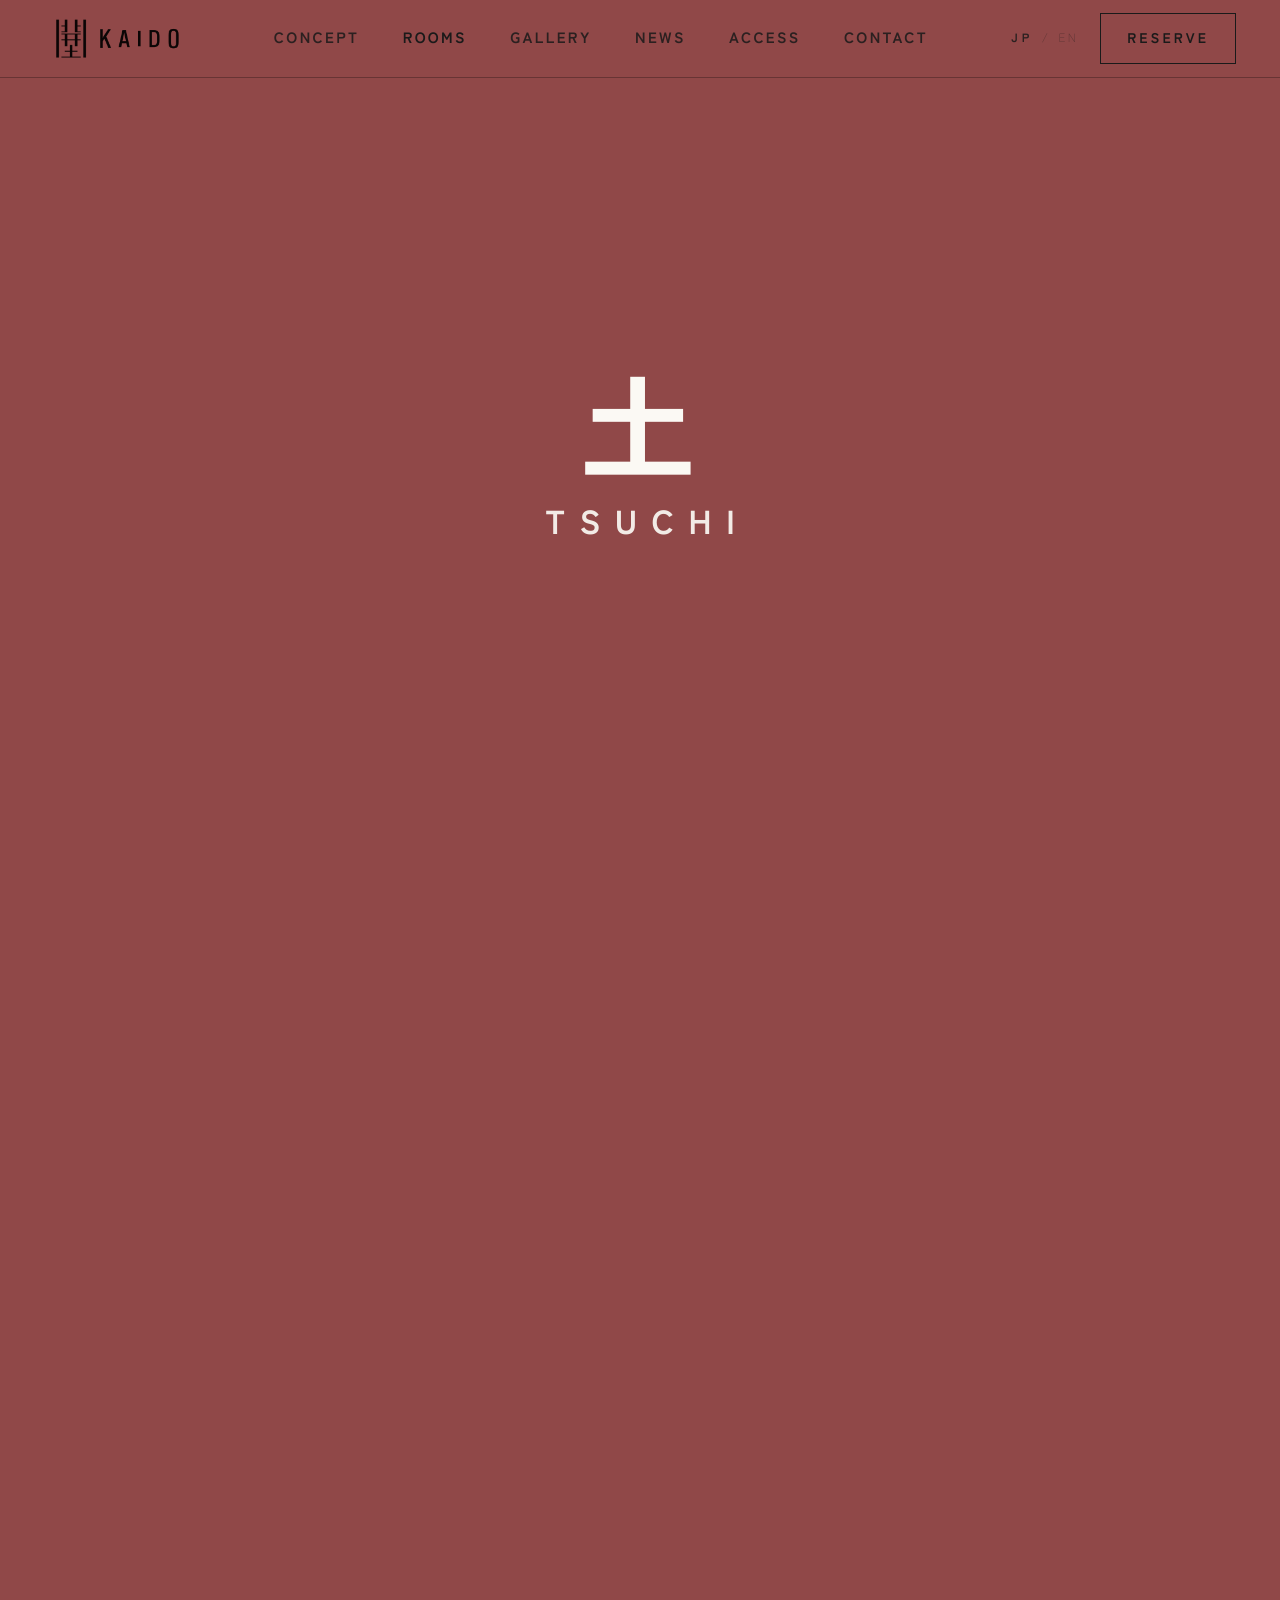
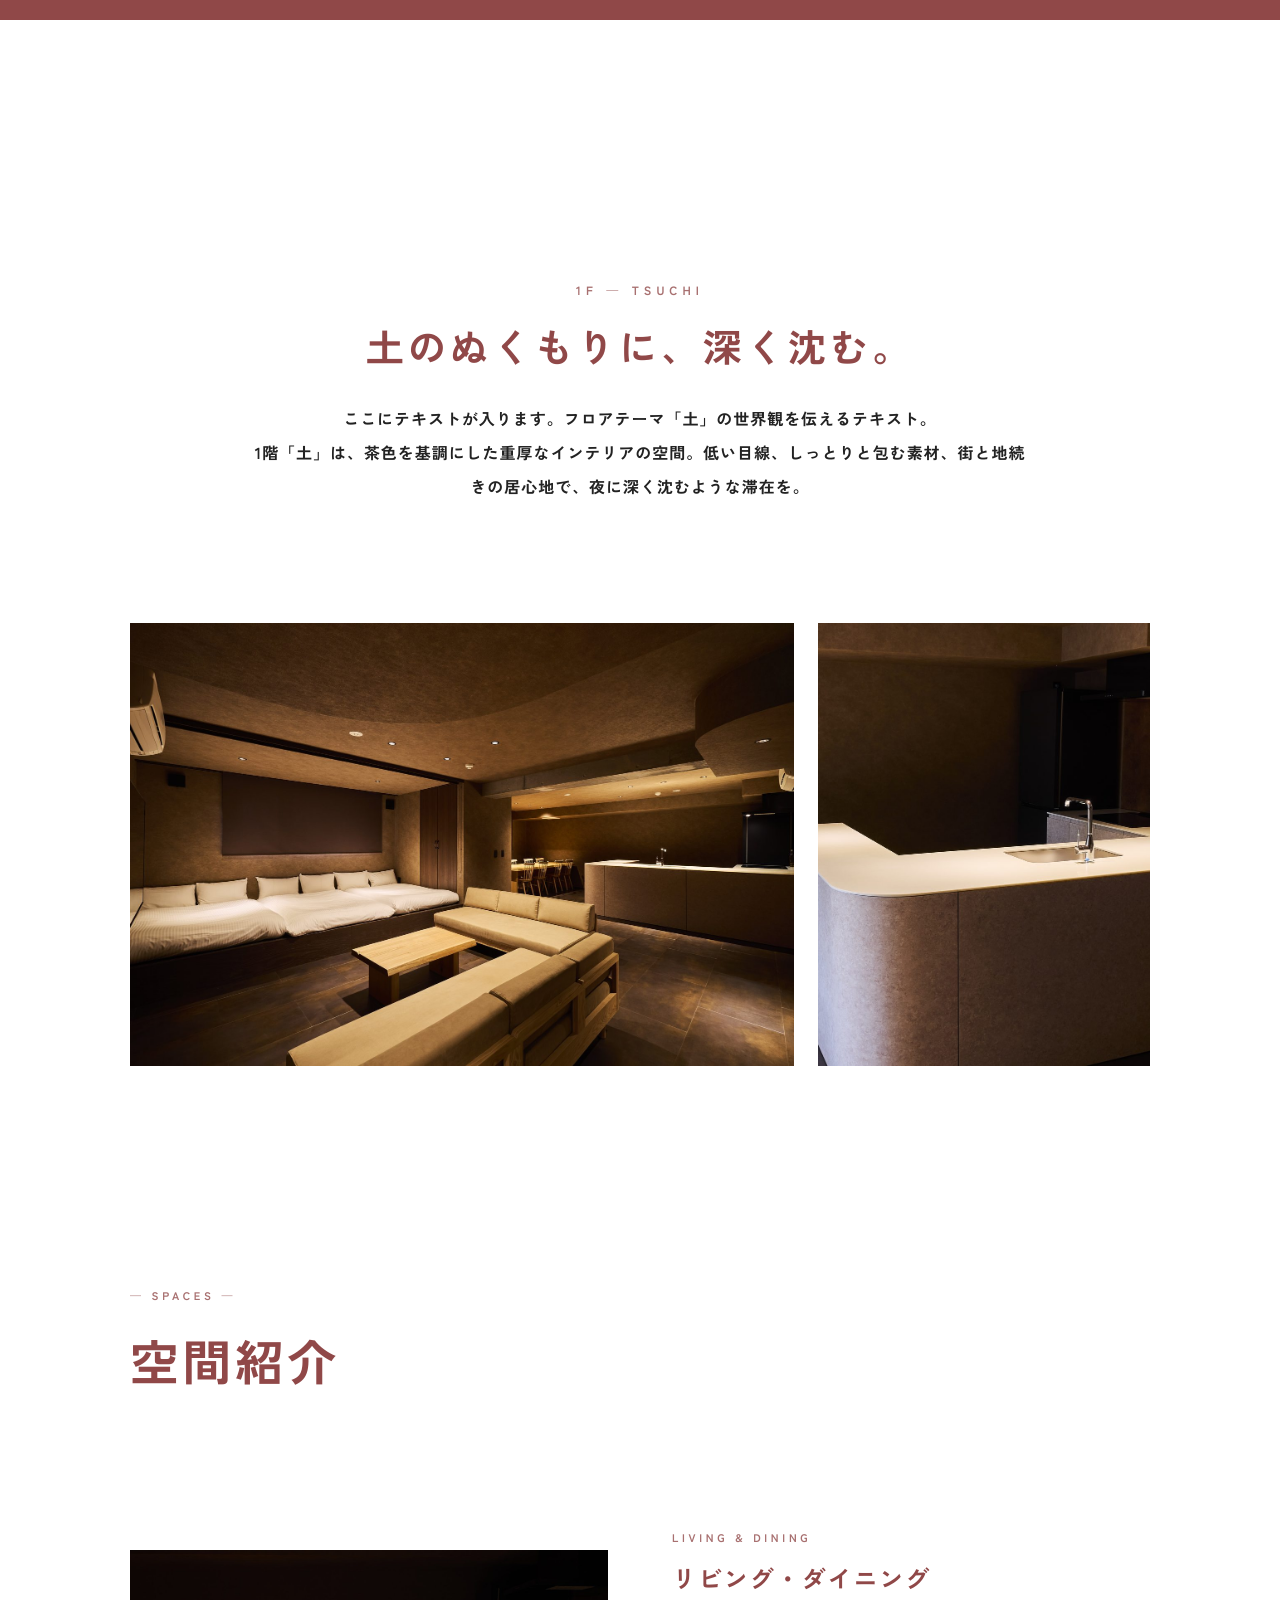
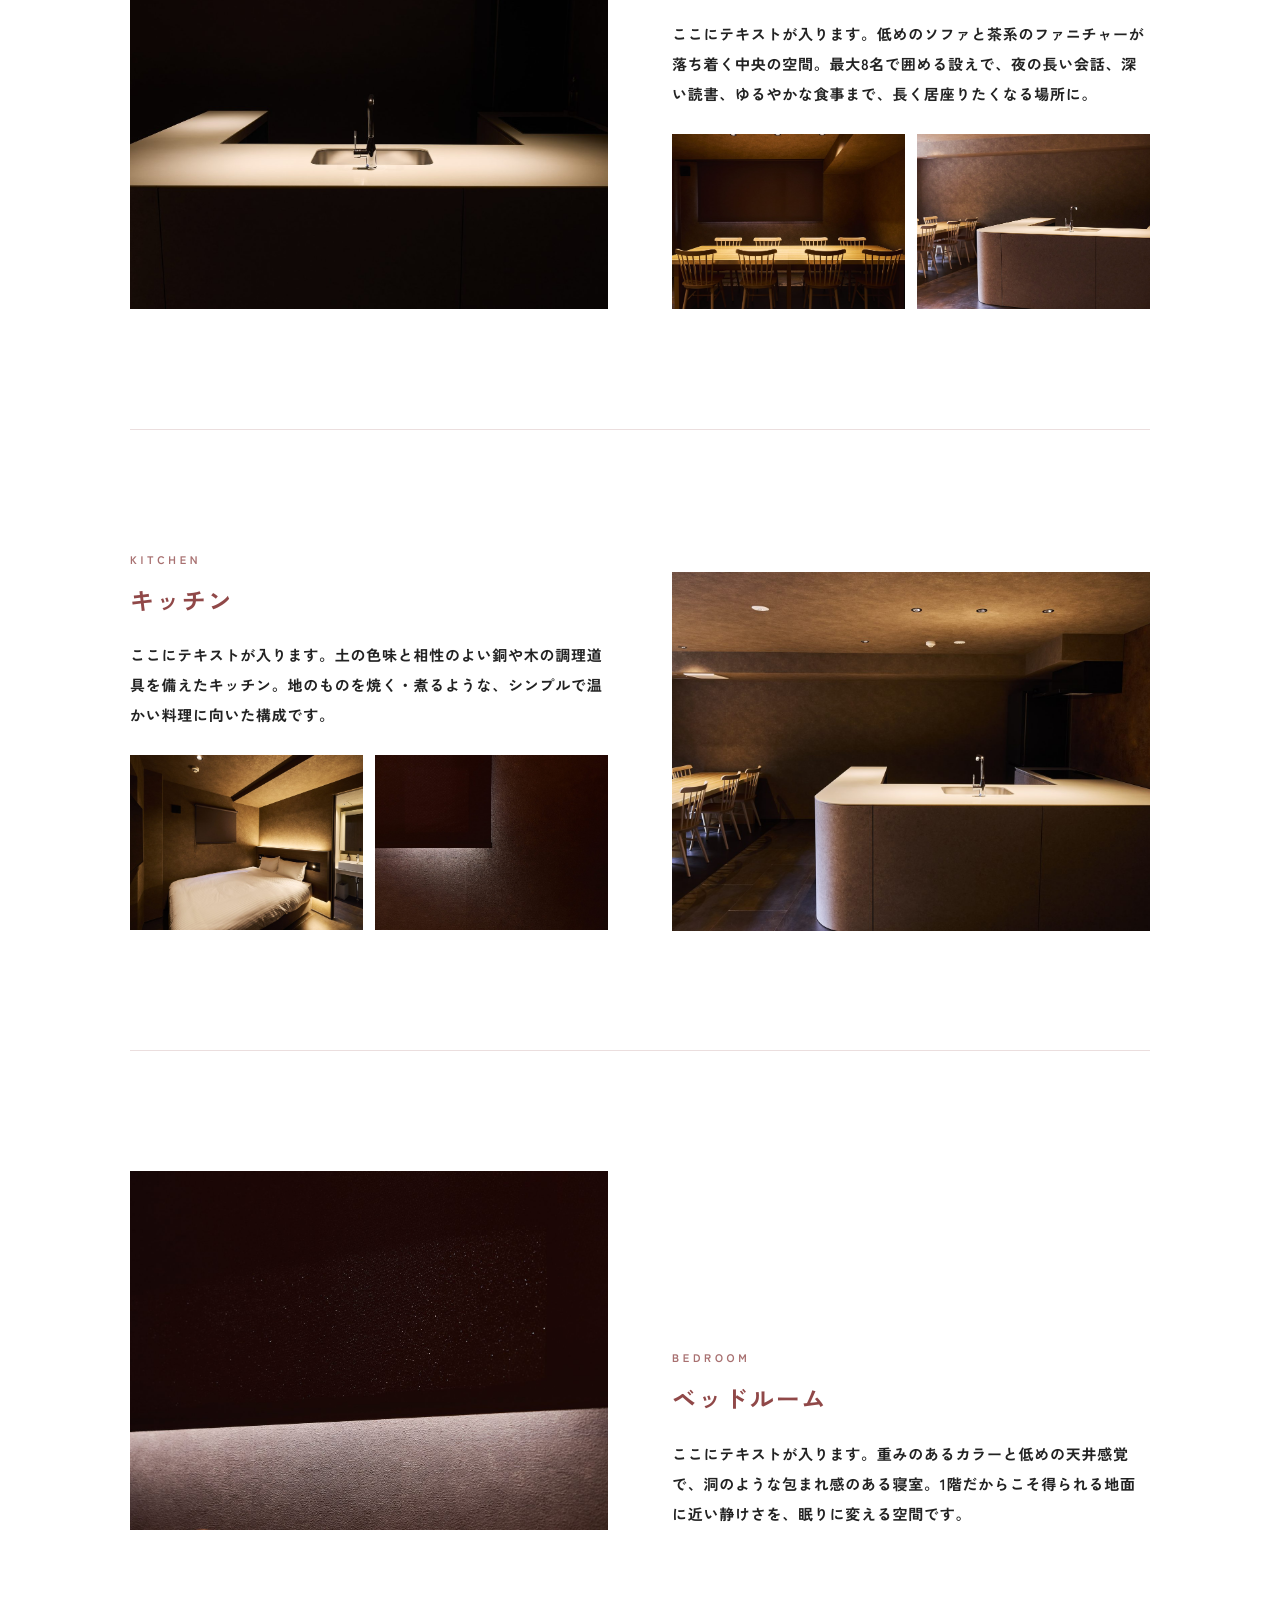
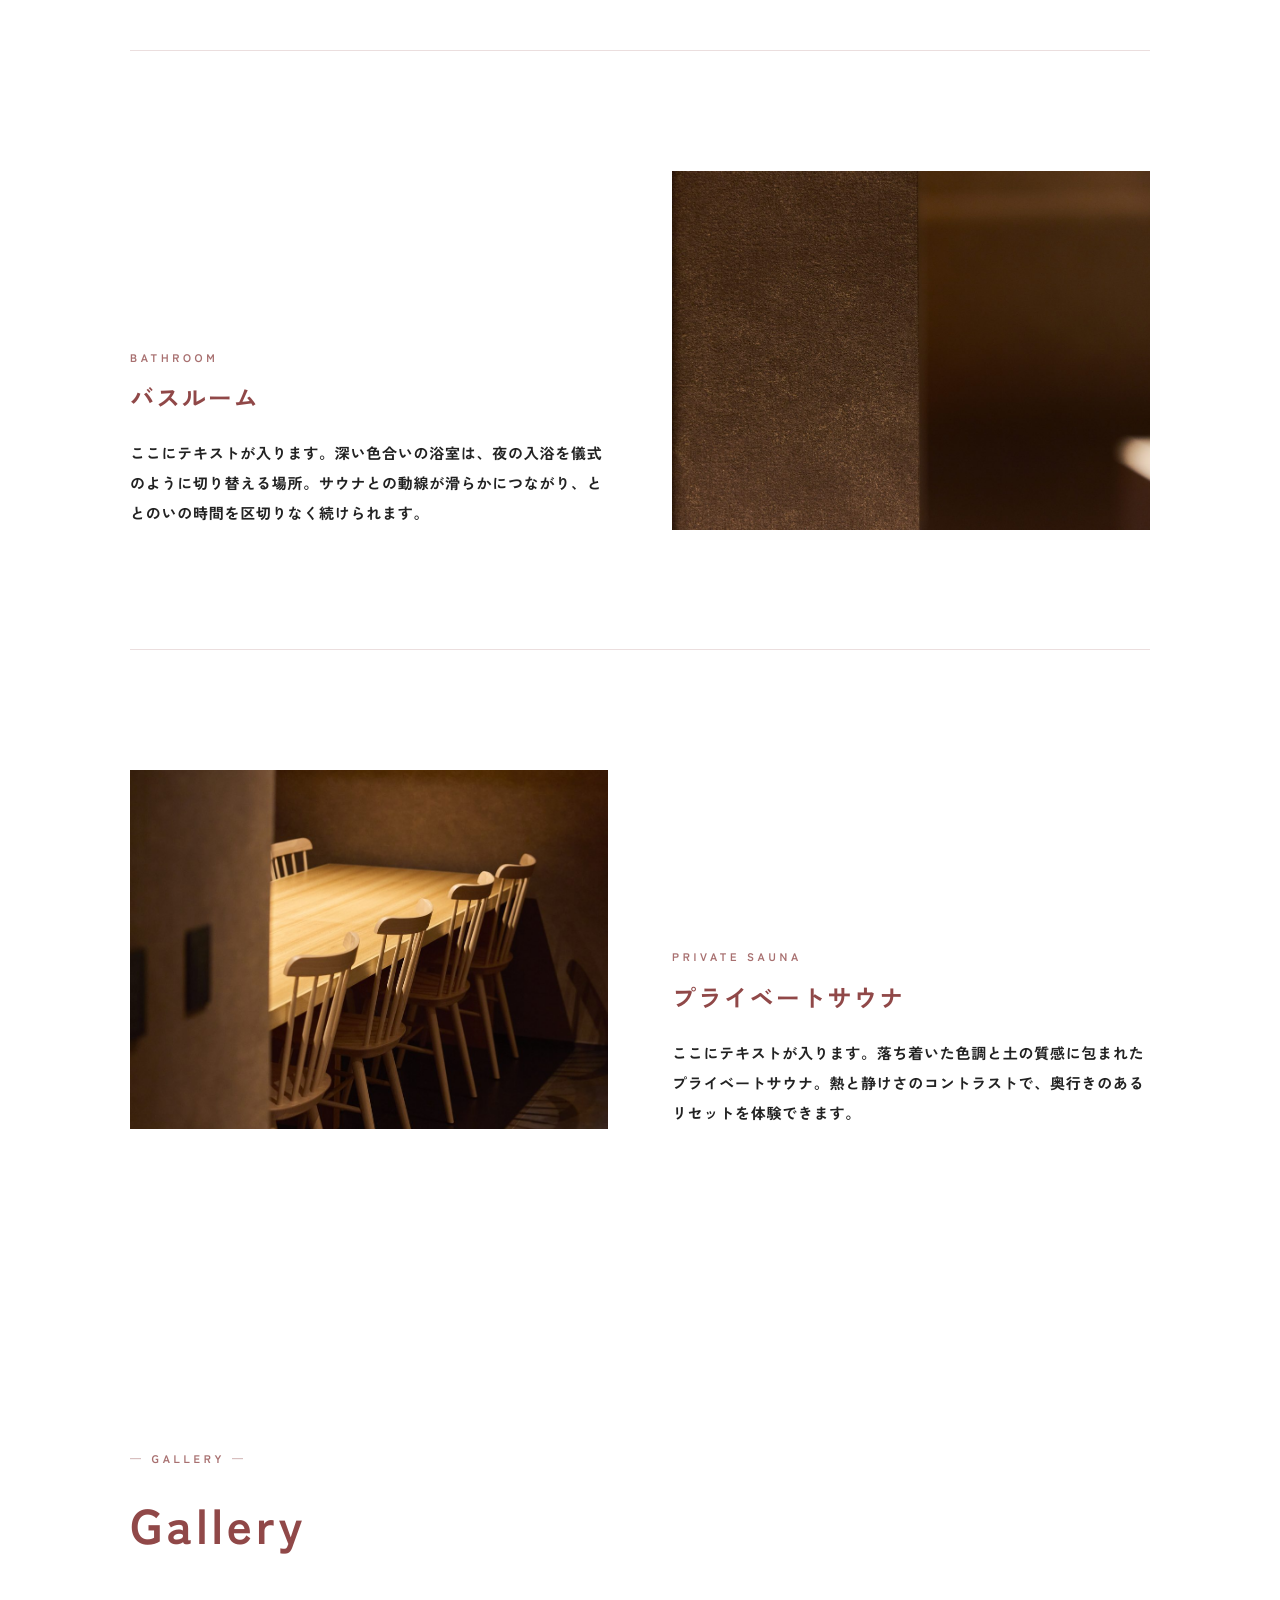
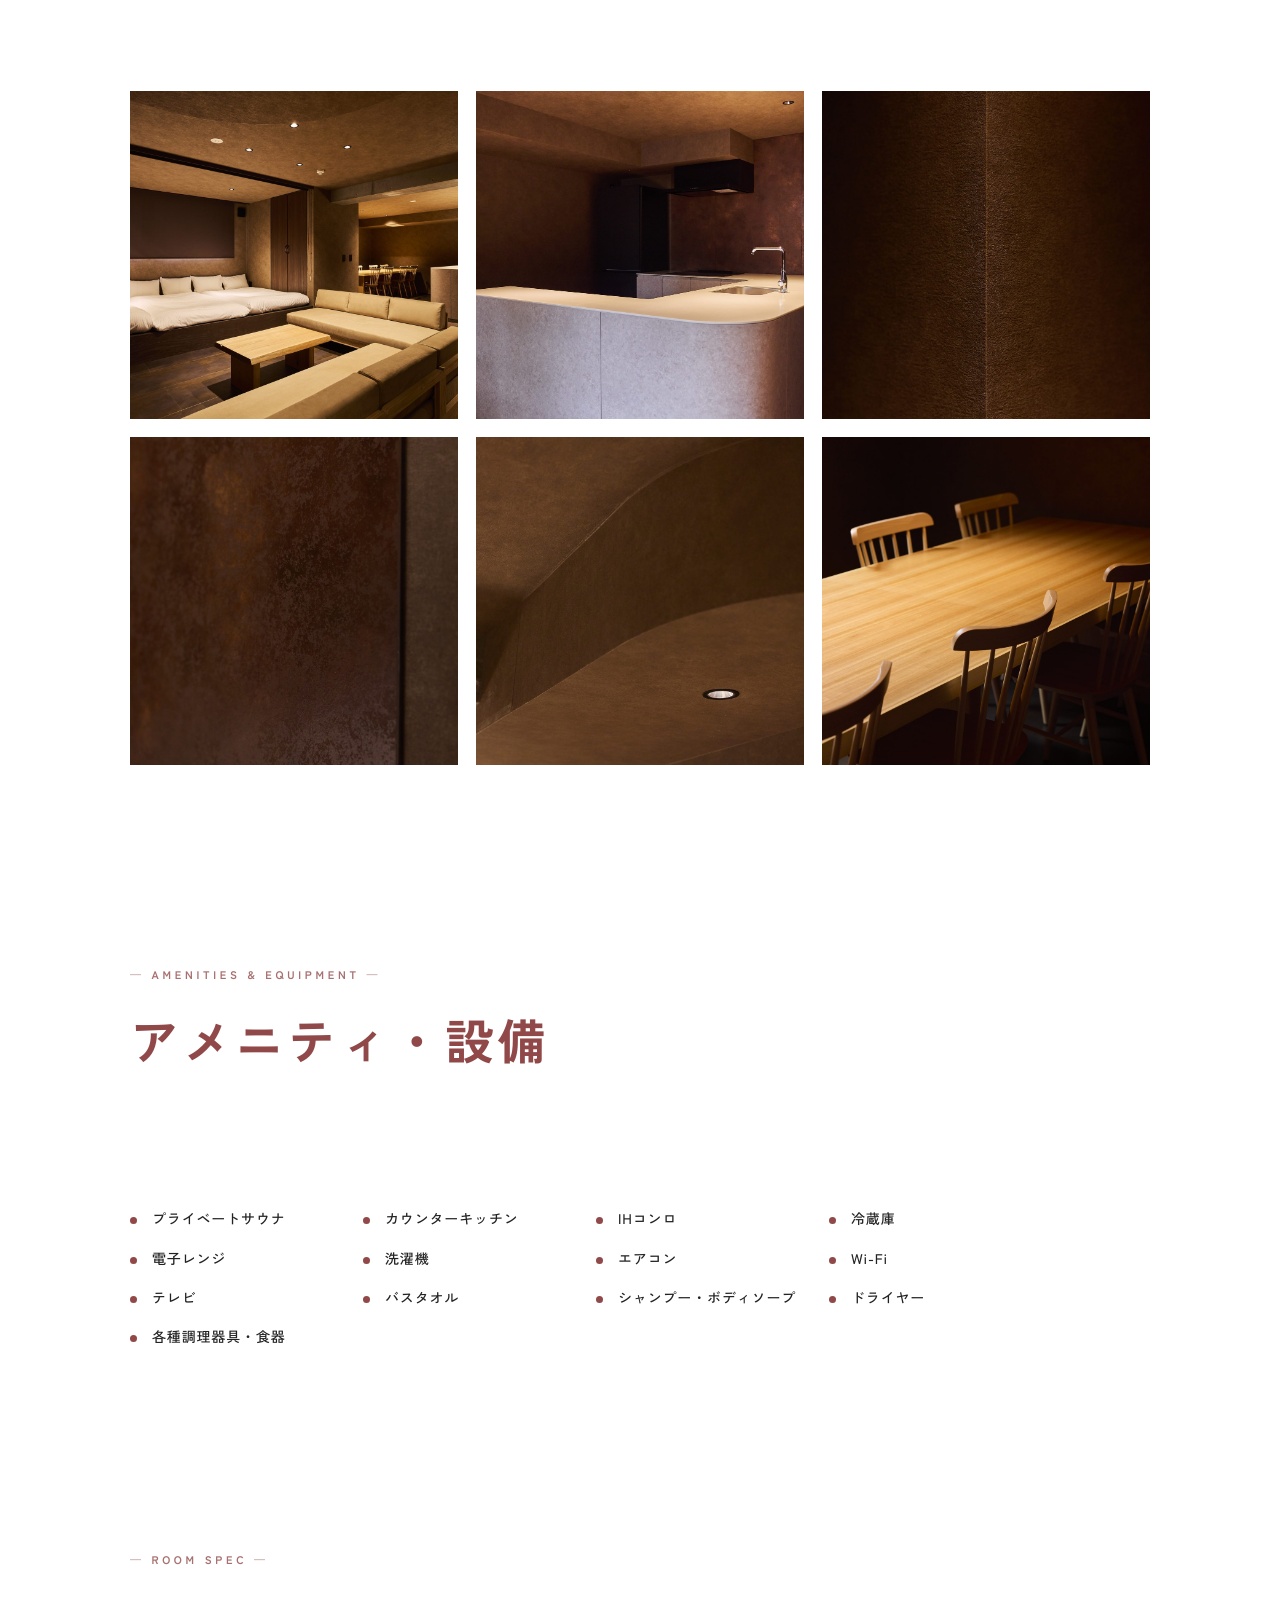
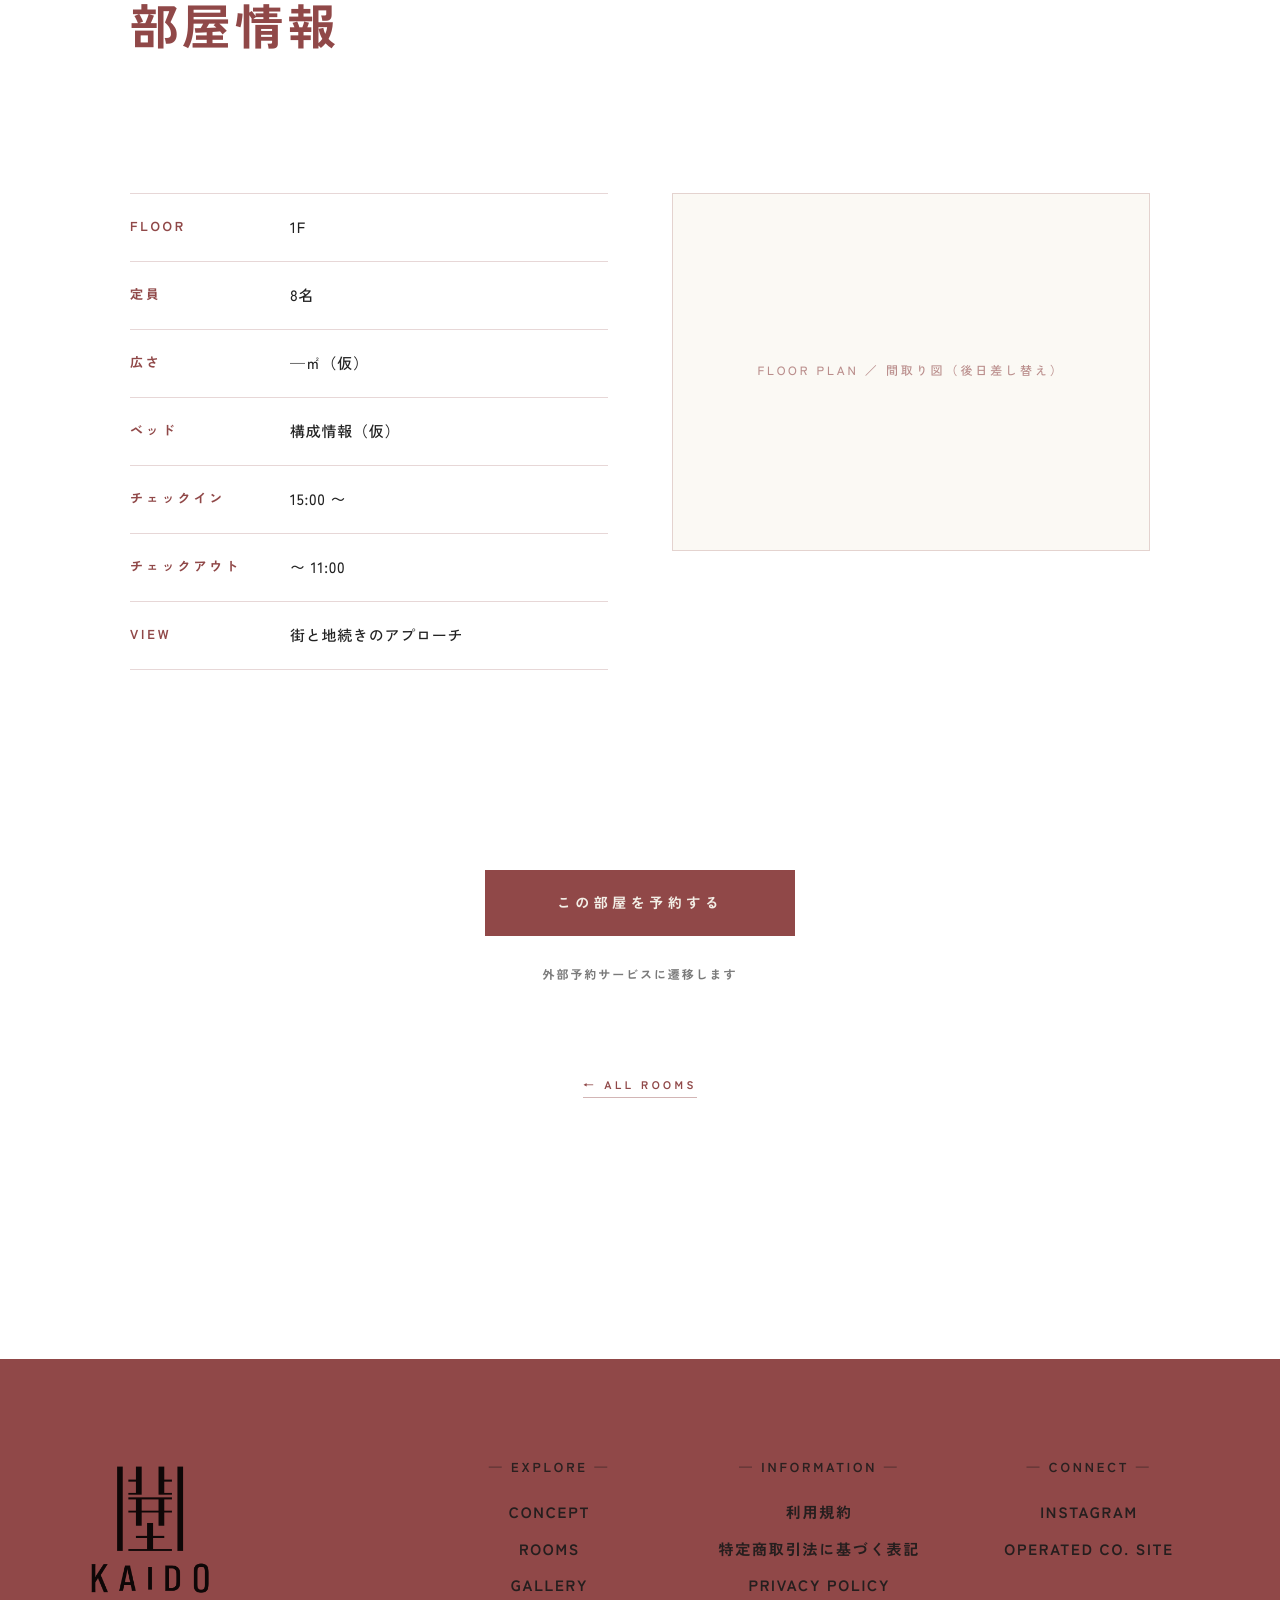
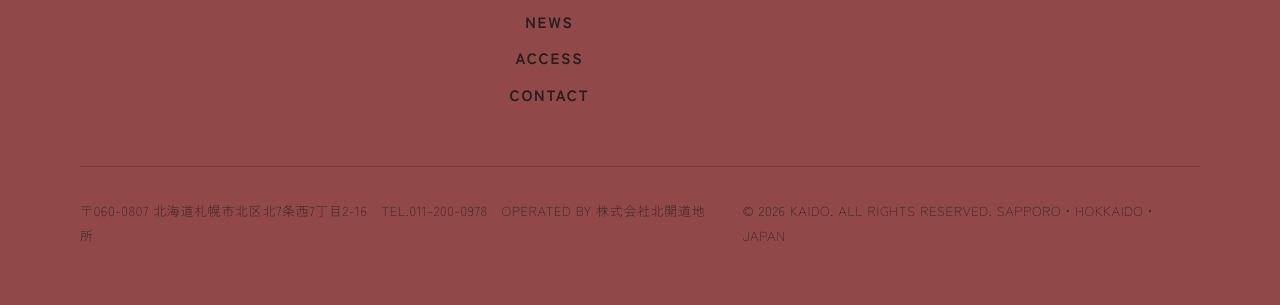
<file: room-tsuchi.html>
<!DOCTYPE html>
<html lang="ja">
<head>
<meta charset="UTF-8" />
<meta name="viewport" content="width=device-width, initial-scale=1.0" />
<title>土 TSUCHI ｜ 開土 KAIDO</title>
<link rel="preconnect" href="https://fonts.googleapis.com" />
<link rel="preconnect" href="https://fonts.gstatic.com" crossorigin />
<link href="https://fonts.googleapis.com/css2?family=Zen+Kaku+Gothic+New:wght@400;500;700;900&display=swap" rel="stylesheet" />
<link rel="stylesheet" href="assets/styles.css?v=20260522h" />
</head>
<body>
<section class="room-curtain-section" id="roomCurtainSection">
  <div class="room-curtain" id="roomCurtain">
    <img class="room-curtain-photo" src="assets/images/tsuchi/20260423_KAIDO_TSUCHI_149.jpg" alt="" />
    <div class="room-curtain-half room-curtain-left"><span class="room-curtain-text"><span class="rc-kanji">土</span><span class="rc-en">TSUCHI</span></span></div>
    <div class="room-curtain-half room-curtain-right"><span class="room-curtain-text"><span class="rc-kanji">土</span><span class="rc-en">TSUCHI</span></span></div>
  </div>
</section>
<!-- HEADER -->
<header class="header" id="header">
  <a href="index.html" class="logo"><img src="assets/images/logo-horizontal.png" alt="KAIDO" class="logo-img" /></a>
  <nav class="nav"><a href="concept.html">CONCEPT</a><a href="index.html#rooms" aria-current="page">ROOMS</a><a href="gallery.html">GALLERY</a><a href="news.html">NEWS</a><a href="index.html#access">ACCESS</a><a href="contact.html">CONTACT</a></nav>
  <div class="header-right">
    <div class="lang"><span class="active">JP</span><span class="divider">/</span><span>EN</span></div>
    <a href="contact.html" class="reserve-btn">RESERVE</a>
  </div>
  <button class="menu-toggle" id="menuToggle" aria-label="Menu" aria-expanded="false">
    <span></span><span></span><span></span>
  </button>
</header>
<div class="mobile-menu" id="mobileMenu" aria-hidden="true">
  <div class="mobile-menu-inner">
    <ul class="mobile-menu-list">
      <li><a href="concept.html">CONCEPT</a></li>
      <li><a href="index.html#rooms" aria-current="page">ROOMS</a></li>
      <li><a href="gallery.html">GALLERY</a></li>
      <li><a href="news.html">NEWS</a></li>
      <li><a href="index.html#access">ACCESS</a></li>
      <li><a href="contact.html">CONTACT</a></li>
    </ul>
    <div class="mobile-menu-meta">
      <div class="lang"><span class="active">JP</span><span class="divider">/</span><span>EN</span></div>
      <a href="contact.html" class="reserve-btn">RESERVE</a>
    </div>
  </div>
</div>

<!-- ============ CONCEPT ============ -->
<section class="rd-section rd-concept">
  <div class="rd-concept-intro">
    <p class="rd-theme">1F — TSUCHI</p>
    <h2 class="rd-concept-h">土のぬくもりに、深く沈む。</h2>
    <p class="rd-lead">
      ここにテキストが入ります。フロアテーマ「土」の世界観を伝えるテキスト。<br/>
      1階「土」は、茶色を基調にした重厚なインテリアの空間。低い目線、しっとりと包む素材、街と地続きの居心地で、夜に深く沈むような滞在を。
    </p>
  </div>
  <div class="rd-concept-images">
    <figure class="rd-img"><img src="assets/images/tsuchi/20260423_KAIDO_TSUCHI_153.jpg" alt="" loading="lazy" /></figure>
    <figure class="rd-img"><img src="assets/images/tsuchi/20260423_KAIDO_TSUCHI_165.jpg" alt="" loading="lazy" /></figure>
  </div>
</section>

<!-- ============ 3. SPACES ============ -->
<section class="rd-section rd-spaces">
  <header class="rd-section-head">
    <p class="rd-section-label">— SPACES —</p>
    <h2 class="rd-section-h">空間紹介</h2>
  </header>

  <div class="rd-space">
    <figure class="rd-img rd-space-main"><img src="assets/images/tsuchi/20260423_KAIDO_TSUCHI_161.jpg" alt="" loading="lazy" /></figure>
    <div class="rd-space-text">
      <p class="rd-space-en">LIVING &amp; DINING</p>
      <h3 class="rd-space-h">リビング・ダイニング</h3>
      <p class="rd-body">
        ここにテキストが入ります。低めのソファと茶系のファニチャーが落ち着く中央の空間。最大8名で囲める設えで、夜の長い会話、深い読書、ゆるやかな食事まで、長く居座りたくなる場所に。
      </p>
      <div class="rd-space-sub">
        <figure class="rd-img"><img src="assets/images/tsuchi/20260423_KAIDO_TSUCHI_159.jpg" alt="" loading="lazy" /></figure>
        <figure class="rd-img"><img src="assets/images/tsuchi/20260423_KAIDO_TSUCHI_167.jpg" alt="" loading="lazy" /></figure>
      </div>
    </div>
  </div>

  <div class="rd-space rd-space--reverse">
    <figure class="rd-img rd-space-main"><img src="assets/images/tsuchi/20260423_KAIDO_TSUCHI_172.jpg" alt="" loading="lazy" /></figure>
    <div class="rd-space-text">
      <p class="rd-space-en">KITCHEN</p>
      <h3 class="rd-space-h">キッチン</h3>
      <p class="rd-body">
        ここにテキストが入ります。土の色味と相性のよい銅や木の調理道具を備えたキッチン。地のものを焼く・煮るような、シンプルで温かい料理に向いた構成です。
      </p>
      <div class="rd-space-sub">
        <figure class="rd-img"><img src="assets/images/tsuchi/20260423_KAIDO_TSUCHI_175.jpg" alt="" loading="lazy" /></figure>
        <figure class="rd-img"><img src="assets/images/tsuchi/20260423_KAIDO_TSUCHI_179.jpg" alt="" loading="lazy" /></figure>
      </div>
    </div>
  </div>

  <div class="rd-space">
    <figure class="rd-img rd-space-main"><img src="assets/images/tsuchi/20260423_KAIDO_TSUCHI_180.jpg" alt="" loading="lazy" /></figure>
    <div class="rd-space-text">
      <p class="rd-space-en">BEDROOM</p>
      <h3 class="rd-space-h">ベッドルーム</h3>
      <p class="rd-body">
        ここにテキストが入ります。重みのあるカラーと低めの天井感覚で、洞のような包まれ感のある寝室。1階だからこそ得られる地面に近い静けさを、眠りに変える空間です。
      </p>
    </div>
  </div>

  <div class="rd-space rd-space--reverse">
    <figure class="rd-img rd-space-main"><img src="assets/images/tsuchi/20260423_KAIDO_TSUCHI_184.jpg" alt="" loading="lazy" /></figure>
    <div class="rd-space-text">
      <p class="rd-space-en">BATHROOM</p>
      <h3 class="rd-space-h">バスルーム</h3>
      <p class="rd-body">
        ここにテキストが入ります。深い色合いの浴室は、夜の入浴を儀式のように切り替える場所。サウナとの動線が滑らかにつながり、ととのいの時間を区切りなく続けられます。
      </p>
    </div>
  </div>

  <div class="rd-space">
    <figure class="rd-img rd-space-main"><img src="assets/images/tsuchi/20260423_KAIDO_TSUCHI_188.jpg" alt="" loading="lazy" /></figure>
    <div class="rd-space-text">
      <p class="rd-space-en">PRIVATE SAUNA</p>
      <h3 class="rd-space-h">プライベートサウナ</h3>
      <p class="rd-body">
        ここにテキストが入ります。落ち着いた色調と土の質感に包まれたプライベートサウナ。熱と静けさのコントラストで、奥行きのあるリセットを体験できます。
      </p>
    </div>
  </div>
</section>

<!-- ============ 4. GALLERY ============ -->
<section class="rd-section rd-gallery">
  <header class="rd-section-head">
    <p class="rd-section-label">— GALLERY —</p>
    <h2 class="rd-section-h">Gallery</h2>
  </header>
  <div class="rd-gallery-grid">
    <figure class="rd-img"><img src="assets/images/tsuchi/20260423_KAIDO_TSUCHI_154.jpg" alt="" loading="lazy" /><figcaption>素材のディテール</figcaption></figure>
    <figure class="rd-img"><img src="assets/images/tsuchi/20260423_KAIDO_TSUCHI_169.jpg" alt="" loading="lazy" /><figcaption>リビング周りの設え</figcaption></figure>
    <figure class="rd-img"><img src="assets/images/tsuchi/20260423_KAIDO_TSUCHI_178.jpg" alt="" loading="lazy" /><figcaption>調度品のしつらえ</figcaption></figure>
    <figure class="rd-img"><img src="assets/images/tsuchi/20260423_KAIDO_TSUCHI_182.jpg" alt="" loading="lazy" /><figcaption>寝室の質感</figcaption></figure>
    <figure class="rd-img"><img src="assets/images/tsuchi/20260423_KAIDO_TSUCHI_190.jpg" alt="" loading="lazy" /><figcaption>水まわりの色味</figcaption></figure>
    <figure class="rd-img"><img src="assets/images/tsuchi/20260423_KAIDO_TSUCHI_195.jpg" alt="" loading="lazy" /><figcaption>夜のあかり</figcaption></figure>
  </div>
</section>

<!-- ============ 5. AMENITIES ============ -->
<section class="rd-section rd-amenities">
  <header class="rd-section-head">
    <p class="rd-section-label">— AMENITIES &amp; EQUIPMENT —</p>
    <h2 class="rd-section-h">アメニティ・設備</h2>
  </header>
  <ul class="rd-amenities-list">
    <li>プライベートサウナ</li>
    <li>カウンターキッチン</li>
    <li>IHコンロ</li>
    <li>冷蔵庫</li>
    <li>電子レンジ</li>
    <li>洗濯機</li>
    <li>エアコン</li>
    <li>Wi-Fi</li>
    <li>テレビ</li>
    <li>バスタオル</li>
    <li>シャンプー・ボディソープ</li>
    <li>ドライヤー</li>
    <li>各種調理器具・食器</li>
  </ul>
</section>

<!-- ============ 6. ROOM SPEC ============ -->
<section class="rd-section rd-specs">
  <header class="rd-section-head">
    <p class="rd-section-label">— ROOM SPEC —</p>
    <h2 class="rd-section-h">部屋情報</h2>
  </header>
  <div class="rd-specs-grid">
    <table class="rd-specs-table">
      <tbody>
        <tr><th>FLOOR</th><td>1F</td></tr>
        <tr><th>定員</th><td>8名</td></tr>
        <tr><th>広さ</th><td>—㎡（仮）</td></tr>
        <tr><th>ベッド</th><td>構成情報（仮）</td></tr>
        <tr><th>チェックイン</th><td>15:00 〜</td></tr>
        <tr><th>チェックアウト</th><td>〜 11:00</td></tr>
        <tr><th>VIEW</th><td>街と地続きのアプローチ</td></tr>
      </tbody>
    </table>
    <figure class="rd-floorplan">
      <div class="rd-floorplan-ph">FLOOR PLAN ／ 間取り図（後日差し替え）</div>
    </figure>
  </div>
</section>

<!-- ============ 7. CTA ============ -->
<section class="rd-section rd-cta">
  <a href="contact.html" class="reserve-btn reserve-btn--solid rd-cta-btn">この部屋を予約する</a>
  <p class="rd-cta-note">外部予約サービスに遷移します</p>
  <nav class="rd-back-nav">
    <a class="room-page-back" href="index.html#rooms">← ALL ROOMS</a>
  </nav>
</section>

<!-- FOOTER -->
<footer class="footer">
  <div class="footer-grid">
    <div class="footer-logo"><img src="assets/images/logo-vertical.png" alt="開土 KAIDO" /></div>
    <nav class="footer-col">
      <h4>— EXPLORE —</h4>
      <ul>
        <li><a href="concept.html">CONCEPT</a></li>
        <li><a href="index.html#rooms">ROOMS</a></li>
        <li><a href="gallery.html">GALLERY</a></li>
        <li><a href="news.html">NEWS</a></li>
        <li><a href="index.html#access">ACCESS</a></li>
        <li><a href="contact.html">CONTACT</a></li>
      </ul>
    </nav>
    <nav class="footer-col">
      <h4>— INFORMATION —</h4>
      <ul>
        <li><a href="#">利用規約</a></li>
        <li><a href="#">特定商取引法に基づく表記</a></li>
        <li><a href="#">PRIVACY POLICY</a></li>
      </ul>
    </nav>
    <nav class="footer-col">
      <h4>— CONNECT —</h4>
      <ul>
        <li><a href="#">INSTAGRAM</a></li>
        <li><a href="#">OPERATED CO. SITE</a></li>
      </ul>
    </nav>
  </div>
  <div class="footer-bottom">
    <span>〒060-0807 北海道札幌市北区北7条西7丁目2-16　TEL.011-200-0978　OPERATED BY 株式会社北開道地所</span>
    <span>© 2026 KAIDO. All Rights Reserved. Sapporo・Hokkaido・Japan</span>
  </div>
</footer>
<script src="assets/script.js?v=20260522h" defer></script>
<script defer>
(function(){
  function init(){
    const figs = document.querySelectorAll('.rd-gallery-grid figure');
    if(!figs.length) return;
    const items = Array.from(figs).map(f => {
      const img = f.querySelector('img');
      const cap = f.querySelector('figcaption');
      return { src: img && img.src, alt: img && img.alt, cap: cap && cap.textContent };
    }).filter(o => o.src);

    const lb = document.createElement('div');
    lb.className = 'rd-lightbox';
    lb.setAttribute('aria-hidden','true');
    lb.innerHTML =
      '<button class="rd-lightbox-close" aria-label="閉じる">×</button>' +
      '<button class="rd-lightbox-nav rd-lightbox-prev" aria-label="前へ">‹</button>' +
      '<button class="rd-lightbox-nav rd-lightbox-next" aria-label="次へ">›</button>' +
      '<img class="rd-lightbox-img" alt="" />' +
      '<div class="rd-lightbox-cap"></div>';
    document.body.appendChild(lb);

    const lbImg = lb.querySelector('.rd-lightbox-img');
    const lbCap = lb.querySelector('.rd-lightbox-cap');
    let idx = 0;

    function show(i){
      idx = (i + items.length) % items.length;
      const it = items[idx];
      lbImg.src = it.src;
      lbImg.alt = it.alt || '';
      lbCap.textContent = it.cap || '';
    }
    function open(i){
      show(i);
      lb.classList.add('is-open');
      lb.setAttribute('aria-hidden','false');
      document.body.style.overflow = 'hidden';
    }
    function close(){
      lb.classList.remove('is-open');
      lb.setAttribute('aria-hidden','true');
      document.body.style.overflow = '';
    }

    figs.forEach((f, i) => {
      f.addEventListener('click', () => open(i));
    });
    lb.querySelector('.rd-lightbox-close').addEventListener('click', close);
    lb.querySelector('.rd-lightbox-prev').addEventListener('click', e => { e.stopPropagation(); show(idx - 1); });
    lb.querySelector('.rd-lightbox-next').addEventListener('click', e => { e.stopPropagation(); show(idx + 1); });
    lb.addEventListener('click', e => { if(e.target === lb || e.target === lbImg) close(); });
    document.addEventListener('keydown', e => {
      if(!lb.classList.contains('is-open')) return;
      if(e.key === 'Escape')     close();
      if(e.key === 'ArrowLeft')  show(idx - 1);
      if(e.key === 'ArrowRight') show(idx + 1);
    });
  }
  if(document.readyState === 'loading') document.addEventListener('DOMContentLoaded', init);
  else init();
})();
</script>
<script>
(function(){
  const sec   = document.getElementById('roomCurtainSection');
  const left  = sec && sec.querySelector('.room-curtain-left');
  const right = sec && sec.querySelector('.room-curtain-right');
  if(!sec || !left || !right) return;
  function update(){
    const rect  = sec.getBoundingClientRect();
    const total = sec.offsetHeight - window.innerHeight;
    const scrolled = Math.min(Math.max(-rect.top, 0), total);
    const p = total > 0 ? scrolled / total : 0;
    const e = 1 - Math.pow(1 - p, 1.6);
    left.style.transform  = `translateX(${(-e * 100).toFixed(2)}%)`;
    right.style.transform = `translateX(${( e * 100).toFixed(2)}%)`;
  }
  let ticking = false;
  function onScroll(){
    if(!ticking){ requestAnimationFrame(() => { update(); ticking = false; }); ticking = true; }
  }
  update();
  window.addEventListener('scroll', onScroll, { passive: true });
  window.addEventListener('resize', update);
})();
</script>
</body>
</html>
</file>
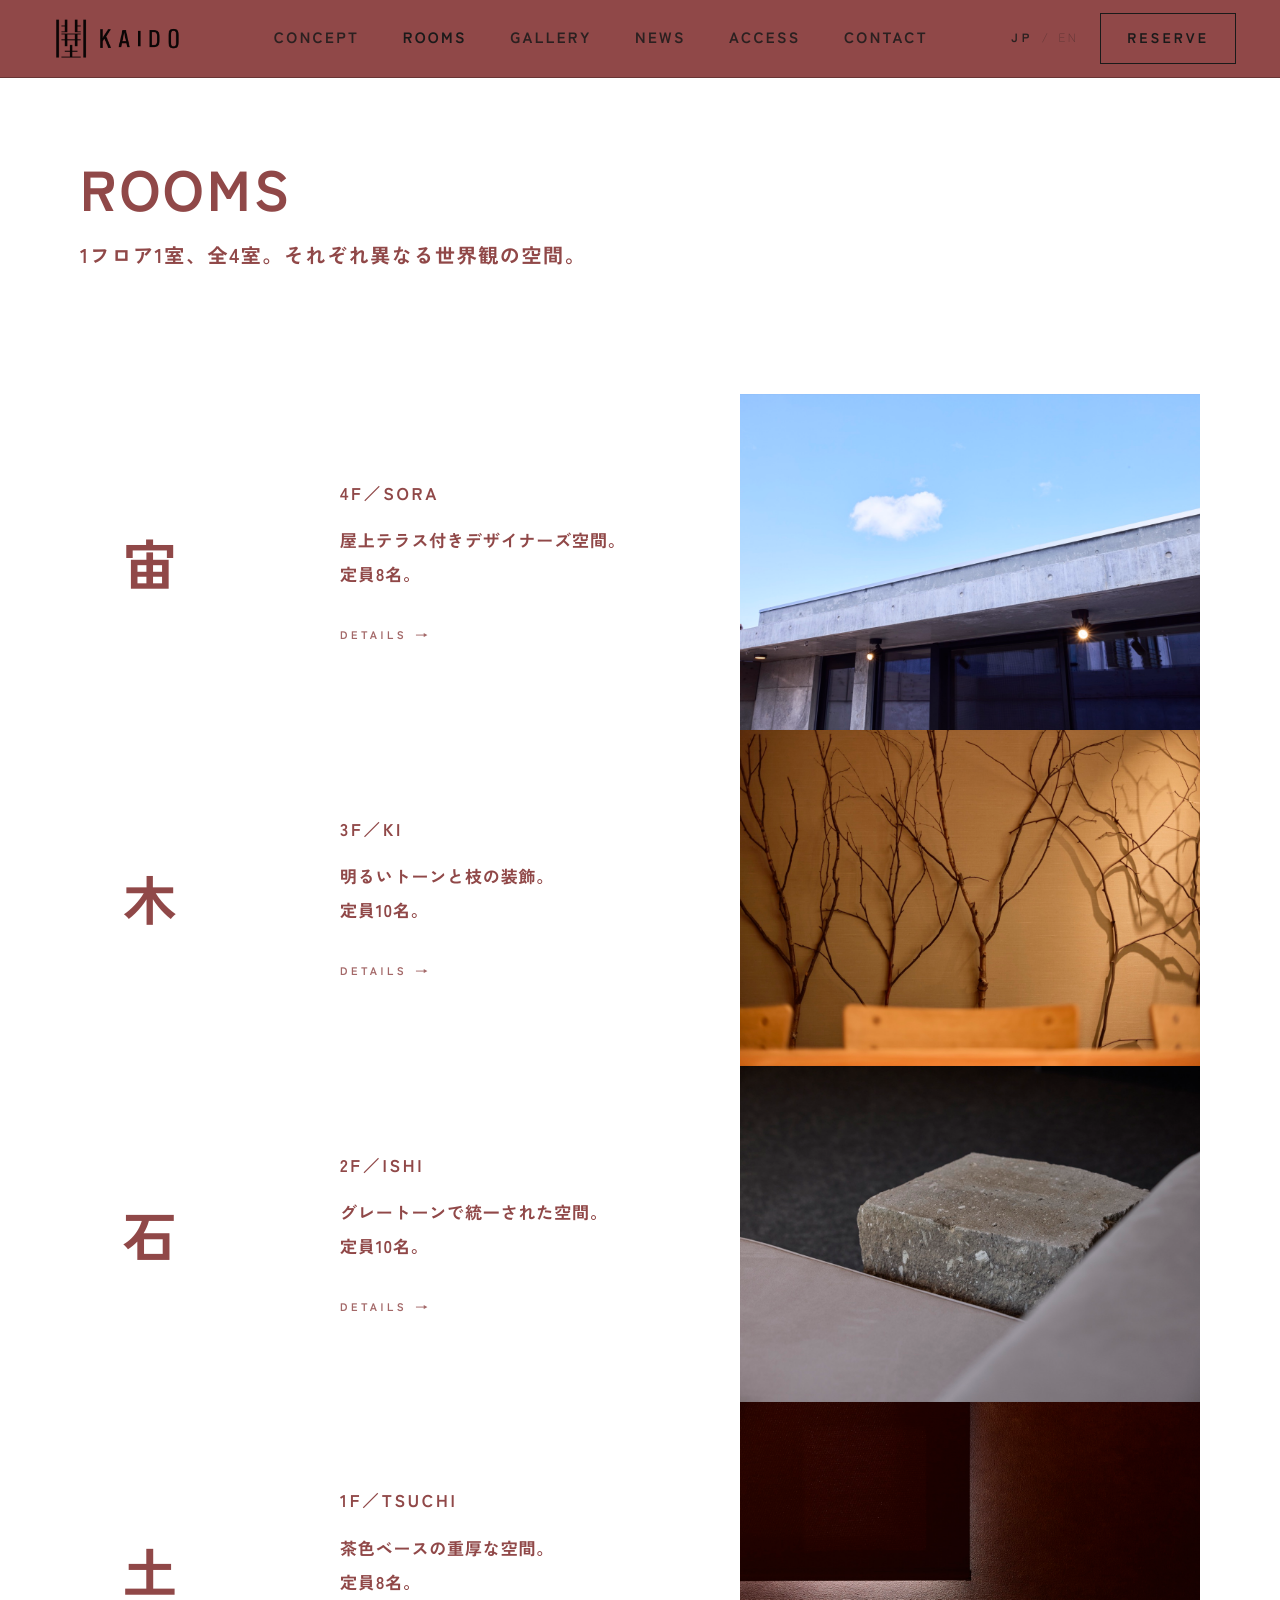
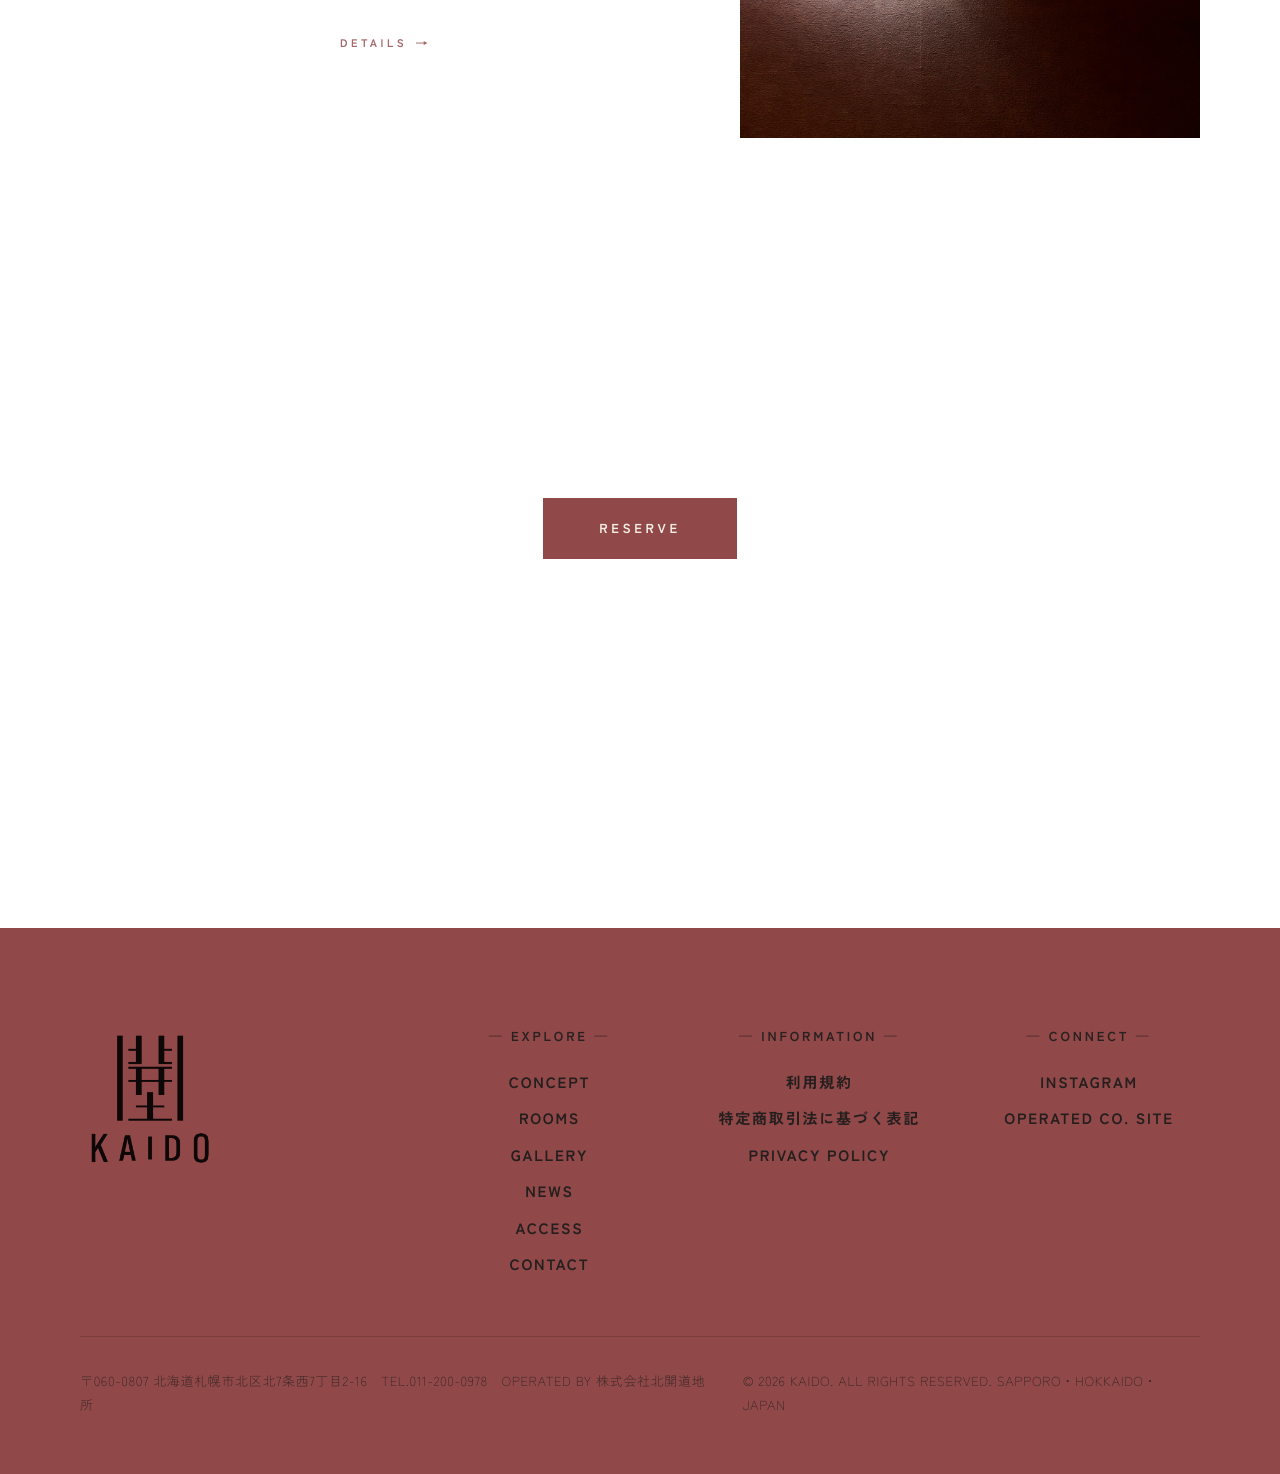
<file: rooms.html>
<!DOCTYPE html>
<html lang="ja">
<head>
<meta charset="UTF-8" />
<meta name="viewport" content="width=device-width, initial-scale=1.0" />
<title>ROOMS ｜ 開土 KAIDO</title>
<link rel="preconnect" href="https://fonts.googleapis.com" />
<link rel="preconnect" href="https://fonts.gstatic.com" crossorigin />
<link href="https://fonts.googleapis.com/css2?family=Zen+Kaku+Gothic+New:wght@400;500;700;900&display=swap" rel="stylesheet" />
<link rel="stylesheet" href="assets/styles.css?v=20260522g" />
</head>
<body>
<!-- ============ HEADER (maroon / 6-nav) ============ -->
<header class="header" id="header">
  <a href="index.html" class="logo">
    <img src="assets/images/logo-horizontal.png" alt="KAIDO" class="logo-img" />
  </a>
  <nav class="nav"><a href="concept.html">CONCEPT</a><a href="index.html#rooms" aria-current="page">ROOMS</a><a href="gallery.html">GALLERY</a><a href="news.html">NEWS</a><a href="index.html#access">ACCESS</a><a href="contact.html">CONTACT</a></nav>
  <div class="header-right">
    <div class="lang"><span class="active">JP</span><span class="divider">/</span><span>EN</span></div>
    <a href="contact.html" class="reserve-btn">RESERVE</a>
  </div>
  <button class="menu-toggle" id="menuToggle" aria-label="Menu" aria-expanded="false">
    <span></span><span></span><span></span>
  </button>
</header>
<div class="mobile-menu" id="mobileMenu" aria-hidden="true">
  <div class="mobile-menu-inner">
    <ul class="mobile-menu-list"><li><a href="concept.html">CONCEPT</a></li><li><a href="index.html#rooms" aria-current="page">ROOMS</a></li><li><a href="gallery.html">GALLERY</a></li><li><a href="news.html">NEWS</a></li><li><a href="index.html#access">ACCESS</a></li><li><a href="contact.html">CONTACT</a></li></ul>
    <div class="mobile-menu-meta">
      <div class="lang"><span class="active">JP</span><span class="divider">/</span><span>EN</span></div>
      <a href="contact.html" class="reserve-btn">RESERVE</a>
    </div>
  </div>
</div>
<!-- ============ ROOMS (白 / 左揃え見出し・写真右) ============ -->
<section class="rooms" id="rooms">
  <div class="rooms-header">
    <h2 class="rooms-title">ROOMS</h2>
    <p class="rooms-subtitle">1フロア1室、全4室。それぞれ異なる世界観の空間。</p>
  </div>
  <div class="room-list">
  <a class="room-row room-link" href="room-sora.html">
    <div class="room-kanji">宙</div>
    <div class="room-info">
      <div class="room-meta">4F／SORA</div>
      <p class="room-desc">屋上テラス付きデザイナーズ空間。<br/>定員8名。</p>
    <span class="room-cta">DETAILS</span>
    </div>
    <div class="room-photo"><img src="assets/images/room_04_sora.jpg" alt="宙 SORA" loading="lazy" /></div>
  </a>
  <a class="room-row room-link" href="room-ki.html">
    <div class="room-kanji">木</div>
    <div class="room-info">
      <div class="room-meta">3F／KI</div>
      <p class="room-desc">明るいトーンと枝の装飾。<br/>定員10名。</p>
    <span class="room-cta">DETAILS</span>
    </div>
    <div class="room-photo"><img src="assets/images/room_03_ki.jpg" alt="木 KI" loading="lazy" /></div>
  </a>
  <a class="room-row room-link" href="room-ishi.html">
    <div class="room-kanji">石</div>
    <div class="room-info">
      <div class="room-meta">2F／ISHI</div>
      <p class="room-desc">グレートーンで統一された空間。<br/>定員10名。</p>
    <span class="room-cta">DETAILS</span>
    </div>
    <div class="room-photo"><img src="assets/images/room_02_ishi.jpg" alt="石 ISHI" loading="lazy" /></div>
  </a>
  <a class="room-row room-link" href="room-tsuchi.html">
    <div class="room-kanji">土</div>
    <div class="room-info">
      <div class="room-meta">1F／TSUCHI</div>
      <p class="room-desc">茶色ベースの重厚な空間。<br/>定員8名。</p>
    <span class="room-cta">DETAILS</span>
    </div>
    <div class="room-photo"><img src="assets/images/room_01_tsuchi.jpg" alt="土 TSUCHI" loading="lazy" /></div>
  </a>
  </div>
  <div class="rooms-reserve">
    <a href="contact.html" class="reserve-btn reserve-btn--solid">RESERVE</a>
  </div>
</section>
<!-- ============ FOOTER (maroon / 3-col) ============ -->
<footer class="footer">
  <div class="footer-grid">
    <div class="footer-logo">
      <img src="assets/images/logo-vertical.png" alt="開土 KAIDO" />
    </div>
    <nav class="footer-col">
      <h4>— EXPLORE —</h4>
      <ul>
        <li><a href="concept.html">CONCEPT</a></li>
        <li><a href="index.html#rooms">ROOMS</a></li>
        <li><a href="gallery.html">GALLERY</a></li>
        <li><a href="news.html">NEWS</a></li>
        <li><a href="index.html#access">ACCESS</a></li>
        <li><a href="contact.html">CONTACT</a></li>
      </ul>
    </nav>
    <nav class="footer-col">
      <h4>— INFORMATION —</h4>
      <ul>
        <li><a href="#">利用規約</a></li>
        <li><a href="#">特定商取引法に基づく表記</a></li>
        <li><a href="#">PRIVACY POLICY</a></li>
      </ul>
    </nav>
    <nav class="footer-col">
      <h4>— CONNECT —</h4>
      <ul>
        <li><a href="#">INSTAGRAM</a></li>
        <li><a href="#">OPERATED CO. SITE</a></li>
      </ul>
    </nav>
  </div>
  <div class="footer-bottom">
    <span>〒060-0807 北海道札幌市北区北7条西7丁目2-16　TEL.011-200-0978　OPERATED BY 株式会社北開道地所</span>
    <span>© 2026 KAIDO. All Rights Reserved. Sapporo・Hokkaido・Japan</span>
  </div>
</footer>
<script src="assets/script.js?v=20260522g" defer></script>
</body>
</html>
</file>
<file: assets/styles.css>
:root{
  /* Visual-book / catalog direction — palette refreshed from the rooms-page reference.
     全面白背景 + dark ink + warm-brown accent。
     旧mincho版で和紙色だったところはすべて pure white に統一。 */
  --bg:#ffffff;          /* pure white — page base */
  --bg-2:#ffffff;        /* (旧パレットでセクション差を出していた色 — 今は同じ) */
  --ink:#222222;         /* nearly-black body ink */
  --ink-soft:#3d3d3d;    /* dark gray body text */
  --ink-mute:#8a8a8a;    /* mid gray — labels & captions */
  --line:#e3e0d8;        /* hairline (faint warm tone を残してコクを保つ) */
  --accent:#904848;      /* brick red — 参考PDFから正確採取 (rgb 164,70,70) */
  --accent-2:#3a3a32;    /* ishi - stone grey */
  --accent-3:#5a4a2e;    /* ki - timber */
  --accent-4:#1c2230;    /* sora - night sky */
  /* Gothic font system — visual-book direction.
     変数名は --serif* のまま残しているが、中身はゴシック(サンセリフ)。
     全セレクタを書き換える代わりに変数値だけ差し替えて影響を最小化。 */
  /* PDF指示: 英文含め全て Zen Kaku Gothic New Bold で統一 */
  --serif:'Zen Kaku Gothic New', 'Hiragino Kaku Gothic ProN', 'Hiragino Sans', 'Yu Gothic', sans-serif;
  --serif-en:'Zen Kaku Gothic New', 'Hiragino Kaku Gothic ProN', 'Hiragino Sans', sans-serif;
  --serif-it:'Zen Kaku Gothic New', 'Hiragino Kaku Gothic ProN', sans-serif;
  --maroon:#904848;      /* 地色 (header/footer/hero) — accentと同値 */
  --cream:#f3efe7;       /* マルーン上の文字・ロゴ色 */
}

*{margin:0;padding:0;box-sizing:border-box}
html{scroll-behavior:smooth}
body{
  background:var(--bg);
  color:var(--ink);
  font-family:var(--serif);
  font-weight:400;
  line-height:1.85;
  letter-spacing:.04em;
  overflow-x:hidden;
  font-feature-settings:"palt","kern","liga";
  text-rendering:geometricPrecision;
  -webkit-font-smoothing:antialiased;
  -moz-osx-font-smoothing:grayscale;
}
::selection{background:rgba(122,74,38,.18);color:var(--ink)}

/* paper grain overlay — visual book direction では純白に統一するため無効化。
   復活させたい場合は display:none を外して opacity を .35 程度に。 */
body::before{display:none}

img{display:block;max-width:100%;height:auto}
a{color:inherit;text-decoration:none}
button{font:inherit;color:inherit;background:none;border:0;cursor:pointer}

/* ============ HEADER ============ */
.header{
  position:fixed;top:0;left:0;right:0;
  z-index:100;
  display:flex;align-items:center;justify-content:space-between;
  padding:22px 44px;
  transition:background .5s ease, padding .4s ease;
  mix-blend-mode:normal;
}
.header.scrolled{
  background:rgba(243,239,231,.88);
  backdrop-filter:blur(18px) saturate(1.1);
  -webkit-backdrop-filter:blur(18px) saturate(1.1);
  padding:14px 44px;
  border-bottom:1px solid var(--line);
  box-shadow:0 1px 0 rgba(255,255,255,.4) inset;
}
.header.on-hero{color:#f3efe7}
.header.on-hero .nav a, .header.on-hero .lang, .header.on-hero .reserve-btn{color:#f3efe7}
.header.on-hero .reserve-btn{border-color:#f3efe7}

.logo{
  display:flex;align-items:baseline;gap:14px;
  flex-shrink:0;
}
.logo-img{
  height:64px;
  width:auto;
  max-width:none;       /* override global img{max-width:100%} so narrow viewports don't squash the logo */
  flex-shrink:0;
  object-fit:contain;
  display:block;
  /* logo source is white. Invert to black on light backgrounds (after scroll). */
  filter:invert(0);
  opacity:.95;
  transition:filter .5s ease, height .5s ease, opacity .5s ease, transform .6s cubic-bezier(.2,.7,.2,1);
}
.logo:hover .logo-img{transform:translateY(-1px);opacity:1}
.header.scrolled .logo-img{
  height:52px;
  filter:invert(1);   /* white → black on the light header */
  opacity:1;
}
.header.on-hero .logo-img{
  filter:invert(0);   /* keep white over the hero photo */
  opacity:.85;        /* slightly muted so it doesn't compete with the photo's brass logo */
}
.nav{
  display:flex;align-items:center;gap:38px;
  font-family:var(--serif-en);
  font-size:13px;
  letter-spacing:.32em;
  font-weight:400;
  text-transform:uppercase;
}
.nav a{
  position:relative;
  padding:6px 0;
  transition:opacity .3s;
}
.nav a::after{
  content:"";
  position:absolute;left:50%;bottom:0;
  width:0;height:1px;
  background:currentColor;
  transition:width .55s cubic-bezier(.2,.7,.2,1), left .55s cubic-bezier(.2,.7,.2,1);
}
.nav a:hover{letter-spacing:.36em}
.nav a:hover::after{width:100%;left:0}
.nav a{transition:letter-spacing .45s cubic-bezier(.2,.7,.2,1)}

.header-right{display:flex;align-items:center;gap:28px}

/* ============ HAMBURGER + MOBILE MENU ============ */
.menu-toggle{
  display:none;
  width:32px;height:22px;
  position:relative;
  background:transparent;border:0;
  padding:0;margin-left:14px;
  cursor:pointer;
  z-index:102;
  color:inherit;
}
.menu-toggle span{
  position:absolute;left:0;
  width:100%;height:1px;
  background:currentColor;
  transition:transform .45s cubic-bezier(.4,0,.2,1),
             top .45s cubic-bezier(.4,0,.2,1),
             opacity .25s ease;
}
.menu-toggle span:nth-child(1){top:5px}
.menu-toggle span:nth-child(2){top:11px}
.menu-toggle span:nth-child(3){top:17px}
.menu-toggle.is-open span:nth-child(1){top:11px;transform:rotate(45deg)}
.menu-toggle.is-open span:nth-child(2){opacity:0}
.menu-toggle.is-open span:nth-child(3){top:11px;transform:rotate(-45deg)}

.mobile-menu{
  position:fixed;
  inset:0;
  background:var(--bg);
  z-index:101;
  display:flex;flex-direction:column;justify-content:center;align-items:center;
  padding:80px 32px 56px;
  opacity:0;
  visibility:hidden;
  transform:translateY(-8px);
  transition:opacity .55s ease, transform .6s cubic-bezier(.2,.7,.2,1), visibility 0s linear .6s;
  pointer-events:none;
  overflow-y:auto;
}
.mobile-menu::before{display:none}    /* paper texture 撤去 — 純白に統一 */
.mobile-menu.is-open{
  opacity:1;visibility:visible;
  transform:translateY(0);
  transition:opacity .55s ease, transform .6s cubic-bezier(.2,.7,.2,1), visibility 0s;
  pointer-events:auto;
}
.mobile-menu-inner{
  position:relative;z-index:1;
  display:flex;flex-direction:column;align-items:center;
  width:100%;
  max-width:420px;
}
.mobile-menu-list{
  list-style:none;
  display:flex;flex-direction:column;
  text-align:center;
  margin:0 0 44px;
  padding:0;
  width:100%;
}
.mobile-menu-list li{
  border-bottom:1px solid var(--line);
  opacity:0;
  transform:translateY(8px);
  transition:opacity .5s ease, transform .5s cubic-bezier(.2,.7,.2,1);
}
.mobile-menu.is-open .mobile-menu-list li{opacity:1;transform:translateY(0)}
.mobile-menu.is-open .mobile-menu-list li:nth-child(1){transition-delay:.10s}
.mobile-menu.is-open .mobile-menu-list li:nth-child(2){transition-delay:.16s}
.mobile-menu.is-open .mobile-menu-list li:nth-child(3){transition-delay:.22s}
.mobile-menu.is-open .mobile-menu-list li:nth-child(4){transition-delay:.28s}
.mobile-menu.is-open .mobile-menu-list li:nth-child(5){transition-delay:.34s}
.mobile-menu.is-open .mobile-menu-list li:nth-child(6){transition-delay:.40s}
.mobile-menu-list a{
  display:block;
  padding:18px 0;
  font-family:var(--serif);
  font-size:22px;
  font-weight:500;
  letter-spacing:.22em;
  color:var(--ink);
  position:relative;
  transition:color .4s ease, letter-spacing .5s cubic-bezier(.2,.7,.2,1);
}
.mobile-menu-list a::after{
  content:"";
  position:absolute;
  left:50%;bottom:14px;
  width:0;height:1px;
  background:var(--accent);
  transition:width .5s cubic-bezier(.2,.7,.2,1), left .5s cubic-bezier(.2,.7,.2,1);
}
.mobile-menu-list a:hover,.mobile-menu-list a:focus-visible{
  color:var(--accent);
  letter-spacing:.28em;
}
.mobile-menu-list a:hover::after,.mobile-menu-list a:focus-visible::after{width:48%;left:26%}

.mobile-menu-meta{
  display:flex;flex-direction:column;align-items:center;gap:24px;
  opacity:0;
  transform:translateY(8px);
  transition:opacity .6s ease .5s, transform .6s cubic-bezier(.2,.7,.2,1) .5s;
}
.mobile-menu.is-open .mobile-menu-meta{opacity:1;transform:translateY(0)}
.mobile-menu .lang{
  font-family:var(--serif-en);
  font-size:13px;
  letter-spacing:.4em;
  display:flex;gap:12px;align-items:center;
}
.mobile-menu .lang span{transition:opacity .35s ease;cursor:pointer}
.mobile-menu .lang span:not(.divider):not(.active){opacity:.55}
.mobile-menu .lang span:not(.divider):not(.active):hover{opacity:1}
.mobile-menu .lang span.active{font-weight:500}
.mobile-menu .lang span.divider{opacity:.4}
.mobile-menu .reserve-btn{
  border:1px solid var(--ink);
  padding:18px 44px;
  font-family:var(--serif-en);
  font-size:12px;
  letter-spacing:.42em;
  text-transform:uppercase;
  color:var(--ink);
  position:relative;overflow:hidden;
  transition:color .4s ease, letter-spacing .5s cubic-bezier(.2,.7,.2,1);
}
.mobile-menu .reserve-btn::before{
  content:"";position:absolute;inset:0;
  background:var(--ink);
  transform:translateY(101%);
  transition:transform .45s cubic-bezier(.7,0,.2,1);
  z-index:-1;
}
.mobile-menu .reserve-btn:hover{color:var(--bg);letter-spacing:.48em}
.mobile-menu .reserve-btn:hover::before{transform:translateY(0)}

body.menu-open{overflow:hidden}
.lang{
  font-family:var(--serif-en);
  font-size:12px;
  letter-spacing:.3em;
  display:flex;gap:10px;
  align-items:center;
}
.lang span{transition:opacity .35s ease}
.lang span:not(.divider){cursor:pointer}
.lang span:not(.divider):not(.active){opacity:.55}
.lang span:not(.divider):not(.active):hover{opacity:1}
.lang span.active{font-weight:500;letter-spacing:.34em}
.lang span.divider{opacity:.4}
.reserve-btn{
  border:1px solid var(--ink);
  padding:11px 26px;
  font-family:var(--serif-en);
  font-size:12px;
  letter-spacing:.34em;
  text-transform:uppercase;
  transition:color .4s ease, border-color .4s ease, letter-spacing .5s cubic-bezier(.2,.7,.2,1);
  position:relative;
  overflow:hidden;
}
.reserve-btn:hover{letter-spacing:.4em}
.reserve-btn::before{
  content:"";position:absolute;inset:0;
  background:var(--ink);
  transform:translateY(101%);
  transition:transform .4s cubic-bezier(.7,0,.2,1);
  z-index:-1;
}
.reserve-btn:hover{color:var(--bg);border-color:var(--ink)}
.reserve-btn:hover::before{transform:translateY(0)}
.header.on-hero .reserve-btn::before{background:#f3efe7}
.header.on-hero .reserve-btn:hover{color:var(--ink-soft)}

/* ============ HERO (scroll-driven 2-stage reveal) ============ */
/* The .hero section is TALL so the user has scroll distance to drive the transition.
   Inside it, .hero-stage is sticky (full-viewport) and stays pinned while progress 0→1 happens.
   Stage 1 (progress 0 → 0.66): hero1 is clipped from the left, gradually exposing 2/3 of hero2 from the right.
   Pause at 0.66 (hero1 occupies left 1/3, hero2 fills the right 2/3 — actually the full underlay).
   Stage 2 (progress 0.66 → 1.0): the remaining left-1/3 piece of hero1 is clipped from the bottom up.
   End: only hero2 visible. */
.hero{
  position:relative;
  height:300vh;          /* 3 viewport-heights of scroll to drive animation + pause */
  background:#1a1612;
}
.hero-stage{
  position:sticky;
  top:0;
  height:100vh;
  min-height:640px;
  width:100%;
  overflow:hidden;
}
.hero-layer{
  position:absolute;inset:0;
  background-size:cover;
  background-position:center center;
  background-repeat:no-repeat;
  will-change:clip-path;
}
.hero-layer.hero-base{
  background-image:url("images/hero2-entrance.jpg?v=20260520f");
  z-index:1;
}
.hero-layer.hero-front{
  background-image:url("images/hero1-brass-logo.jpg");
  z-index:2;
  /* 引きの絵: ロゴ合わせ拡大をやめ、素の cover で全体を見せる */
  background-size:cover;
  background-position:center 42%;
  background-repeat:no-repeat;
  /* clip-path is driven by JS via inset values. Default = fully visible. */
  clip-path: inset(0% 0% var(--clip-b, 0%) var(--clip-l, 0%));
}
/* subtle vignette for legibility of overlay text */
.hero-vignette{
  position:absolute;inset:0;
  z-index:3;
  pointer-events:none;
  background:
    linear-gradient(180deg, rgba(0,0,0,.18) 0%, rgba(0,0,0,.05) 35%, rgba(0,0,0,.45) 100%);
}

.hero-overlay{
  position:absolute;inset:0;
  z-index:4;
  pointer-events:none;
  /* scroll-driven opacity from JS */
  opacity:1;
}
.hero-overlay > *{pointer-events:auto}

.hero-content{
  position:absolute;
  left:0;right:0;bottom:0;
  display:flex;flex-direction:column;justify-content:flex-end;
  padding:0 80px 140px;
  color:#f3efe7;
}
.hero-content .hero-tag{
  font-family:var(--serif);
  font-size:13px;
  letter-spacing:.4em;
  margin-bottom:28px;
  display:flex;align-items:center;gap:20px;
  opacity:0;
  animation:fadeUp 1.2s .4s forwards;
}
.hero-content .hero-tag::before{
  content:"";width:48px;height:1px;background:rgba(243,239,231,.65);
}
.hero-content .hero-jp{
  opacity:0;
  animation:fadeUp 1.2s .9s forwards;
}
.hero-content .kanji-en{
  font-family:var(--serif-en);
  font-weight:300;
  font-size:clamp(36px, 5.4vw, 78px);
  line-height:1.12;
  letter-spacing:.015em;
  color:#f3efe7;
  font-feature-settings:"kern","liga","dlig";
  text-shadow:0 2px 24px rgba(0,0,0,.25);
}
.hero-content .kanji-en em{
  font-family:var(--serif-it);
  font-style:italic;
  color:#dcc18a;
  font-weight:300;
  letter-spacing:.02em;
  padding:0 .04em;
}
.hero-meta{
  position:absolute;
  bottom:46px;left:80px;right:80px;
  display:flex;justify-content:space-between;align-items:flex-end;
  font-family:var(--serif-en);
  font-size:11px;
  letter-spacing:.45em;
  text-transform:uppercase;
  color:#f3efe7;
  opacity:0;
  animation:fadeUp 1.2s 1.3s forwards;
}
/* Vertical-mode variant: same element has BOTH .hero-meta and .vert classes.
   Centered vertically and horizontally, larger, fades out as user begins to scroll.
   The base opacity is .92 (after intro fade-up); JS multiplies it by --hero-vert-fade
   (set on .hero-overlay) so the text dissolves before the scroll-line crosses the screen. */
.hero-meta.vert{
  display:block;
  writing-mode:vertical-rl;
  left:50%;
  right:auto;
  top:50%;
  bottom:auto;
  transform:translate(-50%, -50%);
  font-family:var(--serif);
  font-size:34px;
  letter-spacing:.55em;
  font-weight:500;
  text-transform:none;
  color:#f3efe7;
  text-shadow:0 2px 24px rgba(0,0,0,.45);
  /* Entrance: animation fades opacity 0 -> .92 over 1.6s starting at 1.3s.
     After settle, JS sets inline `opacity` directly based on scroll, which
     overrides the animation's end state. */
  opacity:0;
  animation:fadeUpCenter 1.6s 1.3s forwards;
  pointer-events:none;
  white-space:nowrap;
}
@keyframes fadeUpCenter{
  from{opacity:0;transform:translate(-50%, calc(-50% + 24px))}
  to  {opacity:.92;transform:translate(-50%, -50%)}
}
.scroll-indicator{
  display:flex;align-items:center;gap:16px;
  font-size:11px;letter-spacing:.5em;
  text-transform:uppercase;
}
.scroll-indicator .line{
  width:72px;height:1px;background:rgba(243,239,231,.32);
  position:relative;overflow:hidden;
}
.scroll-indicator .line::after{
  content:"";position:absolute;
  width:36%;height:100%;
  background:linear-gradient(90deg, transparent 0%, #f3efe7 50%, transparent 100%);
  animation:scroll-line 2.6s cubic-bezier(.5,.1,.5,.9) infinite;
}
@keyframes scroll-line{
  0%{left:-36%}
  100%{left:100%}
}

@keyframes fadeUp{
  from{opacity:0;transform:translateY(24px)}
  to{opacity:1;transform:translateY(0)}
}

/* ============ SECTION COMMON ============ */
section{position:relative;z-index:2}
.section-tag{
  font-family:var(--serif-it);
  font-style:italic;
  font-size:13px;
  letter-spacing:.5em;
  text-transform:uppercase;
  color:var(--accent);
  display:flex;align-items:center;gap:14px;
  margin-bottom:32px;
}
.section-tag::before{
  content:"";width:32px;height:1px;background:var(--accent);
}
.section-num{
  font-family:var(--serif-it);
  font-style:italic;
  font-size:13px;
  letter-spacing:.32em;
  color:var(--ink-mute);
  display:inline-flex;align-items:center;gap:14px;
  margin-bottom:28px;
}
.section-num::after{
  content:"";
  width:24px;height:1px;
  background:var(--ink-mute);
  opacity:.55;
  transition:width .6s cubic-bezier(.2,.7,.2,1);
}
section:hover .section-num::after,
.reveal.in .section-num::after{width:42px;opacity:.85}
.h-display{
  font-family:var(--serif);
  font-weight:500;
  font-size:clamp(34px, 4.4vw, 64px);
  line-height:1.35;
  letter-spacing:.06em;
  font-feature-settings:"palt","kern";
}
.h-display em{
  font-family:var(--serif-it);
  font-style:italic;
  font-weight:300;
  color:var(--accent);
  position:relative;
  padding:0 .04em;
}
/* 棲家 などの和文サフィックスを差し色に(emと違って書体・斜体は維持) */
.h-display .accent-word{
  color:var(--accent);
}

/* ============ INTRO / SLOGAN ============ */
.intro{
  padding:160px 80px 180px;
  position:relative;
  /* overflow:visible — we removed overflow:hidden so the .rooms wave can extend
     upward into .intro's bottom space without being clipped. */
}
/* ----- Concept decoration: 観音開き doors over the English slogan ----- */
/* Two paper panels cover the slogan, meet at the center on a thin accent seam,
   and slide outward as the section enters view — literally enacting 「開く」.
   The doors ARE the entrance animation, so we skip the default reveal fade
   on this element (otherwise the panels would be semi-transparent during fade-in
   and the text behind would leak through). */
.intro-slogan.reveal{opacity:1;transform:none;transition:none}
.intro-slogan{position:relative}
.slogan-doors{
  position:absolute;
  inset:-12px -28px;
  display:block;
  pointer-events:none;
  overflow:hidden;
  z-index:3;
}
.slogan-door{
  position:absolute;
  top:0;bottom:0;
  width:50%;
  background:var(--bg);
  /* subtle inner darkness so the panel feels like material, not flat colour */
  box-shadow:inset 0 0 28px rgba(122,74,38,.07);
  transition:transform 1.8s .35s cubic-bezier(.62,.04,.18,1);
  will-change:transform;
}
.slogan-door-l{
  left:0;
  /* the seam line where the two panels meet — barely-there accent */
  border-right:1px solid rgba(122,74,38,.22);
}
.slogan-door-r{right:0}
.intro-slogan.in .slogan-door-l{transform:translateX(-101%)}
.intro-slogan.in .slogan-door-r{transform:translateX(101%)}


.intro::before{
  /* vertical hairline that descends from the section top */
  content:"";
  position:absolute;
  top:0;left:50%;
  transform:translateX(-50%) scaleY(0);
  transform-origin:top center;
  width:1px;height:90px;
  background:var(--line);
  animation:lineDrop 1.4s 0.3s cubic-bezier(.2,.7,.2,1) forwards;
}
@keyframes lineDrop{
  to{transform:translateX(-50%) scaleY(1)}
}
.intro-grid{
  display:grid;
  grid-template-columns:1fr 1.4fr;
  gap:120px;
  max-width:1400px;
  margin:0 auto;
  align-items:start;
}
.intro-left{position:sticky;top:140px}
.intro-vert{
  writing-mode:vertical-rl;
  font-family:var(--serif);
  font-size:15px;
  letter-spacing:.5em;
  color:var(--ink-mute);
  height:300px;
  border-right:1px solid var(--line);
  padding-right:18px;
  position:relative;
}
.intro-vert::after{
  content:"";
  position:absolute;
  right:-1px;top:0;
  width:1px;height:0;
  background:var(--accent);
  animation:vlineDraw 2s 0.6s cubic-bezier(.2,.7,.2,1) forwards;
}
@keyframes vlineDraw{to{height:42%}}
.intro-slogan{
  font-family:var(--serif-en);
  font-weight:300;
  font-size:clamp(40px, 5.4vw, 76px);
  line-height:1.18;
  letter-spacing:.005em;
  color:var(--ink);
  margin-bottom:52px;
  font-feature-settings:"kern","liga","dlig";
}
.intro-slogan .it{
  font-family:var(--serif-it);
  font-style:italic;
  color:var(--accent);
  letter-spacing:.01em;
  padding:0 .04em;
}
.intro-slogan .br{display:block}

.intro-jp-title{
  font-family:var(--serif);
  font-size:23px;
  font-weight:500;
  letter-spacing:.4em;
  margin-bottom:56px;
  display:flex;align-items:center;gap:18px;
  transition:letter-spacing .7s cubic-bezier(.2,.7,.2,1);
}
.intro-jp-title::before{
  content:"";width:42px;height:1px;background:var(--ink);
  transition:width .7s cubic-bezier(.2,.7,.2,1);
}
.intro-right:hover .intro-jp-title{letter-spacing:.46em}
.intro-right:hover .intro-jp-title::before{width:64px}

.intro-body{
  font-family:var(--serif);
  font-size:16px;
  line-height:2.3;
  color:var(--ink-soft);
  letter-spacing:.09em;
  max-width:560px;
}
.intro-body p+p{margin-top:1.7em}
.intro-body .em{
  color:var(--accent);
  font-style:normal;
  font-weight:500;
  position:relative;
  padding:0 .06em;
  background-image:linear-gradient(transparent 70%, rgba(122,74,38,.08) 70%);
}

/* ============ ROOMS — visual-book catalog layout ============
   参考画像のレイアウトに準拠。タイトル + サブタイトル + 4行(kanji|EN|photo|info)のグリッド。
   写真は縦に隙間なく並び、左右のテキストは各写真の高さに垂直中央揃え。
   旧 mincho版にあった .room-row, .room-visual, .room-link 等は撤去。 */
.rooms{
  background:#ffffff;
  padding:160px 80px 200px;
  position:relative;
}

/* ---- ヘッダー (ROOMS + subtitle) ---- */
.rooms-header{
  text-align:center;
  margin-bottom:200px;
}
/* ROOMS見出し — モリサワ書体の画像。テキストではなく <img> を中央配置。 */
.rooms-title{
  margin:0 0 32px;
  line-height:1;
}
.rooms-title img{
  display:block;
  margin:0 auto;
  width:clamp(220px, 22vw, 340px);
  height:auto;
}
.rooms-subtitle{
  font-family:var(--serif);
  font-size:15px;
  font-weight:400;
  color:var(--accent);
  letter-spacing:.06em;
  margin:0;
}

/* ---- 各行: 1fr auto 1fr で写真を完全センター ----
   左右の 1fr が対称なので photo(中央 auto列) が常に画面中央。
   .room-row 同士は隙間ゼロ → 写真が縦に連続する。 */
.room-list{
  max-width:1100px;
  margin:0 auto;
  display:flex;
  flex-direction:column;
  align-items:center;
}
.room-row{
  width:100%;
  display:grid;
  grid-template-columns:1fr auto 1fr;
  align-items:center;
}
/* 固定幅グリッドにして 空/木/石/土 と EN を行ごとに縦一列で揃える。
   flex+gap だと EN(SORA/KI/ISHI/TSUCHI)の幅差で漢字位置がズレるため。 */
.room-label{
  justify-self:end;
  display:grid;
  grid-template-columns:56px 110px;   /* kanji列 | EN列 (両方固定) */
  align-items:center;
  column-gap:24px;
  padding-right:72px;
}
.room-kanji{
  font-family:var(--serif);
  font-size:50px;
  font-weight:500;
  color:var(--accent);
  line-height:1;
  text-align:center;
}
.room-en{
  font-family:var(--serif-en);
  font-size:13px;
  font-weight:300;
  letter-spacing:.34em;
  color:var(--accent);
  text-align:left;
}
.room-photo{
  width:320px;
  aspect-ratio:4 / 3;
  background-size:cover;
  background-position:center;
  background-repeat:no-repeat;
}
/* 右列 (4F + desc) は写真と垂直中央揃え、左寄せ */
.room-info{
  justify-self:start;
  padding-left:72px;
  display:flex;
  flex-direction:column;
  gap:14px;
}
.room-info .floor{
  font-family:var(--serif-en);
  font-size:14px;
  font-weight:400;
  color:var(--accent);
  letter-spacing:.06em;
}
.room-info .desc{
  font-family:var(--serif);
  font-size:13px;
  font-weight:400;
  color:var(--accent);
  line-height:1.9;
  margin:0;
}

/* ============ EXPERIENCE / PHILOSOPHY ============ */
.philosophy{
  padding:200px 80px 220px;
  position:relative;
  overflow:hidden;
}
/* ----- Philosophy decoration: 観音開き doors (vertical axis) over the headline ----- */
/* Variation on Concept's reveal — here the two panels meet HORIZONTALLY and
   slide apart vertically. Same metaphor of 「開く」, expressed on the other axis. */
.philosophy-quote.reveal{opacity:1;transform:none;transition:none}
.philosophy-quote{position:relative}
.quote-doors{
  position:absolute;
  inset:-10px -20px;
  display:block;
  pointer-events:none;
  overflow:hidden;
  z-index:3;
}
.quote-door{
  position:absolute;
  left:0;right:0;
  height:50%;
  background:var(--bg);
  box-shadow:inset 0 0 28px rgba(122,74,38,.07);
  transition:transform 1.8s .35s cubic-bezier(.62,.04,.18,1);
  will-change:transform;
}
.quote-door-t{
  top:0;
  border-bottom:1px solid rgba(122,74,38,.22);
}
.quote-door-b{bottom:0}
.philosophy-quote.in .quote-door-t{transform:translateY(-101%)}
.philosophy-quote.in .quote-door-b{transform:translateY(101%)}


.philosophy::before{
  content:"";
  position:absolute;
  top:0;left:50%;
  transform:translateX(-50%) scaleY(0);
  transform-origin:top center;
  width:1px;height:80px;
  background:var(--line);
  animation:lineDrop 1.4s .3s cubic-bezier(.2,.7,.2,1) forwards;
  z-index:3;
}
.philosophy-bg{
  position:absolute;
  top:0;right:0;bottom:0;
  width:48%;
  z-index:0;
  overflow:hidden;
  background:#1a1612;       /* fallback while slides load */
}
/* Slideshow stack — multiple background-image divs, cross-fade controlled by JS. */
.philosophy-slides{
  position:absolute;inset:0;
  z-index:0;
}
.philosophy-slide{
  position:absolute;inset:0;
  background-size:cover;
  background-position:center;
  background-repeat:no-repeat;
  opacity:0;
  /* 2s dissolve — slow enough to feel deliberate. */
  transition:opacity 2s ease-in-out;
  will-change:opacity;
}
.philosophy-slide.is-active{opacity:1}
.philosophy-bg::before{
  content:"";position:absolute;inset:0;
  z-index:1;
  /* Brightened — gradient is now lighter so the photos read clearly underneath. */
  background:
    linear-gradient(135deg, rgba(40,28,16,.28) 0%, rgba(20,14,8,.48) 100%);
}
.philosophy-bg::after{
  content:"";position:absolute;inset:0;
  z-index:2;
  background:
    radial-gradient(circle at 70% 30%, rgba(220,190,140,.18) 0%, transparent 55%);
}
.philosophy-bg-vert{
  position:absolute;
  top:80px;right:60px;
  writing-mode:vertical-rl;
  color:rgba(243,239,231,.55);
  font-family:var(--serif);
  font-size:18px;
  letter-spacing:.55em;
  z-index:3;
  text-shadow:0 1px 16px rgba(0,0,0,.4);
}

.philosophy-inner{
  position:relative;z-index:2;
  max-width:1500px;margin:0 auto;
  display:grid;
  grid-template-columns:1fr 48%;
  gap:0;
}
.philosophy-text{padding-right:80px}
.philosophy-quote{
  font-family:var(--serif);
  font-size:clamp(28px, 3.4vw, 48px);
  font-weight:400;
  line-height:1.6;
  letter-spacing:.1em;
  margin-bottom:64px;
  color:var(--ink);
  font-feature-settings:"palt","kern";
}
.philosophy-quote em{
  font-family:var(--serif-it);
  font-style:italic;
  color:var(--accent);
  font-weight:300;
  position:relative;
  padding:0 .04em;
}
.philosophy-quote em::after{
  content:"";
  position:absolute;
  left:.04em;right:.04em;bottom:.06em;
  height:1px;
  background:var(--accent);
  opacity:.25;
  transform:scaleX(0);
  transform-origin:left center;
  transition:transform 1.2s cubic-bezier(.2,.7,.2,1);
}
.reveal.in .philosophy-quote em::after{transform:scaleX(1)}
.philosophy-quote .lg{
  font-size:1.3em;
  display:block;
  margin:.2em 0;
}
.philosophy-body{
  font-size:15.5px;
  line-height:2.3;
  color:var(--ink-soft);
  max-width:520px;
  letter-spacing:.08em;
}
.philosophy-body p+p{margin-top:1.6em}

/* ============ ATELIER — 4 random photos placed onto a desk ============ */
/* The .atelier section is tall so the user has scroll distance to "place" 4 photos one by one.
   .atelier-stage is sticky/100vh and holds the desk. As the user scrolls, each photo descends from
   above with a slight rotation, fades in, settles with a tiny bounce, and stays — the next photo
   then arrives next to it, slightly overlapping. The 4 photos shown are picked at random from a
   pool of 7 each time the page loads, so the composition feels fresh on every visit. */
.atelier{
  position:relative;
  height:280vh;       /* runway: was 560vh, halved per request — feels snappier */
  background:var(--bg);
}
.atelier::before{
  /* warm radial wash to feel like soft lamplight on the desk */
  content:"";
  position:absolute;inset:0;
  background:
    radial-gradient(ellipse 70% 60% at 50% 45%, rgba(255,243,220,.45) 0%, transparent 70%),
    radial-gradient(ellipse 100% 80% at 50% 100%, rgba(122,90,52,.08) 0%, transparent 60%);
  pointer-events:none;
}

.atelier-stage{
  position:sticky;top:0;
  height:100vh;
  width:100%;
  overflow:hidden;
  display:flex;align-items:center;justify-content:center;
}

/* ===== Soft wind trail =====
   A faint hairline that drifts across the desk when a new photo lands.
   The photos themselves don't move — only this wisp passes by.
   Color is the warm earth ink at very low opacity so it reads as a draft of air,
   not as a graphic line. */
/* SVG-based wisp — multiple long, pale, flowing curves layered together
   to read as a gentle drift of air. Stroke colour & width are set inline per stroke
   so each layer can vary independently. */
.atelier-wisp{
  position:absolute;
  inset:0;
  width:100%;
  height:100%;
  pointer-events:none;
  z-index:50;
  overflow:visible;
}
.atelier-wisp path{
  fill:none;
  stroke-linecap:round;
}
@media (prefers-reduced-motion:reduce){
  .atelier-wisp{display:none}
}

.atelier-intro{
  position:absolute;
  top:14vh;
  left:50%;transform:translateX(-50%);
  text-align:center;
  z-index:1;
  pointer-events:none;
}
.atelier-intro .num{
  font-family:var(--serif-it);
  font-style:italic;
  font-size:13px;
  letter-spacing:.32em;
  color:var(--ink-mute);
  margin-bottom:18px;
  display:inline-flex;
  align-items:center;
  gap:14px;
}
.atelier-intro .num::before,
.atelier-intro .num::after{
  content:"";
  width:28px;height:1px;
  background:var(--ink-mute);
  opacity:.55;
}
.atelier-intro .title{
  font-family:var(--serif-en);
  font-weight:300;
  font-size:clamp(36px, 4.6vw, 64px);
  line-height:1.2;
  letter-spacing:.01em;
  color:var(--ink);
}
.atelier-intro .title em{
  font-family:var(--serif-it);
  font-style:italic;
  color:var(--accent);
}
.atelier-intro .sub{
  display:block;
  margin-top:18px;
  font-family:var(--serif);
  font-size:15px;
  letter-spacing:.4em;
  color:var(--ink-mute);
}

.atelier-desk{
  position:relative;
  width:100%;
  height:100%;
}

/* Each photo is 3:2 landscape (matches the source images). Position is set per slot.
   The photo's center is anchored to (left:50%, top:50%) of the desk; --rest-x/--rest-y are
   percentage offsets from that center; --rest-r is the resting rotation. */
.atelier-photo{
  position:absolute;
  left:50%;top:50%;
  width:45.6vw;
  max-width:672px;
  aspect-ratio:3/2;
  background-size:cover;
  background-position:center center;
  background-repeat:no-repeat;
  box-shadow:
    0 1px 0 rgba(255,255,255,.6) inset,
    0 0 0 1px rgba(0,0,0,.04),
    0 14px 28px -8px rgba(40,28,18,.18),
    0 4px 10px -4px rgba(40,28,18,.14);
  opacity:0;
  /* initial: at the resting position on the desk, but enlarged and transparent.
     As scroll progresses, the photo fades in and shrinks to its rest scale —
     as if a print is being lowered toward the desk and brought into focus. */
  transform:translate3d(calc(-50% + var(--rest-x, 0%)), calc(-50% + var(--rest-y, 0%)), 0) rotate(var(--rest-r, 0deg)) scale(1.4);
  transition:box-shadow .6s cubic-bezier(.2,.7,.2,1), filter .6s ease;
  will-change:transform, opacity;
  cursor:pointer;
}
.atelier-photo:hover{
  box-shadow:
    0 1px 0 rgba(255,255,255,.7) inset,
    0 0 0 1px rgba(0,0,0,.05),
    0 24px 44px -10px rgba(40,28,18,.28),
    0 8px 18px -6px rgba(40,28,18,.18);
  filter:brightness(1.04);
  z-index:10;
}

/* Four slots — fan-like arrangement on the desk. background-image is set by JS at runtime. */
.atelier-photo.p1{ /* lands first, upper-left */
  --rest-x:-26%;  --rest-y:-32%;  --rest-r:-3.4deg;
  z-index:1;
}
.atelier-photo.p2{ /* upper-right, slight overlap */
  --rest-x:18%;   --rest-y:-22%;  --rest-r:4.2deg;
  z-index:2;
}
.atelier-photo.p3{ /* lower-left */
  --rest-x:-20%;  --rest-y:14%;   --rest-r:-2.6deg;
  z-index:3;
}
.atelier-photo.p4{ /* lands last, center-right, on top */
  --rest-x:14%;   --rest-y:24%;   --rest-r:3.6deg;
  z-index:4;
}

@media (max-width:1100px){
  .atelier-photo{ width:60vw; max-width:504px; }
  .atelier-photo.p1{ --rest-x:-22%; --rest-y:-30%; }
  .atelier-photo.p2{ --rest-x:14%;  --rest-y:-20%; }
  .atelier-photo.p3{ --rest-x:-18%; --rest-y:14%;  }
  .atelier-photo.p4{ --rest-x:12%;  --rest-y:22%;  }
}
@media (max-width:680px){
  .atelier-photo{ width:81.6vw; max-width:384px; }
  .atelier-photo.p1{ --rest-x:-16%; --rest-y:-32%; --rest-r:-4deg; }
  .atelier-photo.p2{ --rest-x:14%;  --rest-y:-22%; --rest-r:5deg;  }
  .atelier-photo.p3{ --rest-x:-14%; --rest-y:14%;  --rest-r:-3deg; }
  .atelier-photo.p4{ --rest-x:10%;  --rest-y:24%;  --rest-r:4deg;  }
}

/* ----- Gallery link — fades in after the 4th atelier photo has landed ----- */
.atelier-gallery-link{
  position:absolute;
  left:50%;bottom:10vh;
  transform:translate(-50%, 14px);
  z-index:6;
  display:inline-flex;align-items:center;gap:18px;
  padding:18px 38px 18px 42px;
  border:1px solid var(--ink);
  background:rgba(243,239,231,.78);
  backdrop-filter:blur(6px);
  -webkit-backdrop-filter:blur(6px);
  color:var(--ink);
  font-family:var(--serif-en);
  font-size:12px;
  letter-spacing:.42em;
  text-transform:uppercase;
  opacity:0;
  pointer-events:none;
  transition:opacity 1.2s cubic-bezier(.2,.7,.2,1),
             transform 1.2s cubic-bezier(.2,.7,.2,1),
             letter-spacing .55s cubic-bezier(.2,.7,.2,1),
             color .4s ease,
             background .4s ease;
  white-space:nowrap;
}
.atelier-gallery-link::before{
  content:"";position:absolute;inset:0;
  background:var(--ink);
  transform:translateY(101%);
  transition:transform .55s cubic-bezier(.7,0,.2,1);
  z-index:-1;
}
.atelier-gallery-link .lbl-en{position:relative;z-index:1}
.atelier-gallery-link .lbl-jp{
  font-family:var(--serif);
  font-size:11px;
  letter-spacing:.32em;
  color:var(--ink-mute);
  position:relative;z-index:1;
  transition:color .4s ease;
}
.atelier-gallery-link .arrow{
  position:relative;z-index:1;
  font-family:var(--serif-it);
  font-style:italic;
  font-size:16px;
  letter-spacing:0;
  transition:transform .5s cubic-bezier(.2,.7,.2,1);
}
.atelier-gallery-link.is-visible{
  opacity:1;
  transform:translate(-50%, 0);
  pointer-events:auto;
}
.atelier-gallery-link:hover{
  color:var(--bg);
  letter-spacing:.48em;
  background:transparent;
}
.atelier-gallery-link:hover::before{transform:translateY(0)}
.atelier-gallery-link:hover .lbl-jp{color:var(--bg);opacity:.85}
.atelier-gallery-link:hover .arrow{transform:translateX(6px)}

@media (max-width:680px){
  .atelier-gallery-link{
    bottom:7vh;
    padding:14px 24px 14px 28px;
    gap:12px;
    font-size:11px;
    letter-spacing:.34em;
  }
  .atelier-gallery-link .lbl-jp{display:none}
}

/* ============ AREA / ACCESS ============ */
.area{
  padding:180px 80px;
  display:grid;
  grid-template-columns:1fr 1fr;
  gap:120px;
  max-width:1500px;margin:0 auto;
  align-items:center;
  position:relative;
}
.area::before{
  content:"";
  position:absolute;
  top:0;left:50%;
  transform:translateX(-50%) scaleY(0);
  transform-origin:top center;
  width:1px;height:80px;
  background:var(--line);
  animation:lineDrop 1.4s .3s cubic-bezier(.2,.7,.2,1) forwards;
}
.area-visual{
  position:relative;
  aspect-ratio:4/5;
  background-image:url("images/area_visual.jpg");
  background-size:cover;
  background-position:center;
  overflow:hidden;
}
.area-visual::before{
  content:"";position:absolute;inset:0;
  background:
    linear-gradient(180deg, rgba(20,14,8,.0) 35%, rgba(20,14,8,.55) 100%);
}
.area-visual::after{
  content:"";position:absolute;inset:0;
  background:radial-gradient(circle at 30% 70%, rgba(220,190,140,.08) 0%, transparent 50%);
}
.area-visual .vlabel{
  position:absolute;
  bottom:32px;left:32px;
  color:var(--bg);
  z-index:2;
}
.area-visual .vlabel .small{
  font-family:var(--serif-it);
  font-style:italic;
  font-size:13px;
  letter-spacing:.4em;
  opacity:.75;
  margin-bottom:10px;
  display:flex;align-items:center;gap:12px;
}
.area-visual .vlabel .small::before{
  content:"";width:24px;height:1px;background:currentColor;opacity:.6;
}
.area-visual .vlabel .big{
  font-family:var(--serif);
  font-size:38px;
  font-weight:500;
  letter-spacing:.32em;
  font-feature-settings:"palt","kern";
}
.area-visual .vlabel .tiny{
  font-family:var(--serif-it);
  font-style:italic;
  font-size:11px;
  letter-spacing:.18em;
  opacity:.6;
  margin-top:10px;
  max-width:280px;
}
.area-coords{
  position:absolute;
  top:32px;right:32px;
  writing-mode:vertical-rl;
  color:var(--bg);
  font-family:var(--serif-en);
  font-size:11px;
  letter-spacing:.45em;
  opacity:.78;
  z-index:2;
  text-shadow:0 1px 8px rgba(0,0,0,.35);
}

.area-text h2{margin-bottom:44px}
.area-text p{
  font-size:15.5px;
  line-height:2.3;
  color:var(--ink-soft);
  max-width:520px;
  margin-bottom:1.5em;
  letter-spacing:.07em;
}
.area-text p span[style*="--accent"]{
  font-weight:500;
  background-image:linear-gradient(transparent 70%, rgba(122,74,38,.08) 70%);
  padding:0 .06em;
}
.access-list{
  margin-top:56px;
  border-top:1px solid var(--line);
}
.access-list dt, .access-list dd{
  padding:20px 0;
  font-size:14px;
  letter-spacing:.1em;
  border-bottom:1px solid var(--line);
  transition:padding-left .5s cubic-bezier(.2,.7,.2,1), color .4s ease;
}
.access-list dt:hover, .access-list dt:hover + dd{
  padding-left:8px;
  color:var(--accent);
}
.access-list{
  display:grid;
  grid-template-columns:140px 1fr;
}
.access-list dt{
  font-family:var(--serif-en);
  font-size:11px;
  letter-spacing:.42em;
  text-transform:uppercase;
  color:var(--ink-mute);
  padding-top:24px;
}
.access-list dd{color:var(--ink-soft);line-height:1.85;letter-spacing:.06em}

/* ============ NEWS ============ */
.news{
  padding:160px 80px;
  background:var(--bg-2);
  border-top:1px solid var(--line);
  border-bottom:1px solid var(--line);
  position:relative;
}
.news::before{
  content:"";
  position:absolute;
  top:0;left:50%;
  transform:translateX(-50%) scaleY(0);
  transform-origin:top center;
  width:1px;height:60px;
  background:var(--line);
  animation:lineDrop 1.4s .3s cubic-bezier(.2,.7,.2,1) forwards;
}
.news-inner{max-width:1500px;margin:0 auto}
.news-head{
  display:flex;justify-content:space-between;align-items:end;
  margin-bottom:60px;
}
.news-list{display:flex;flex-direction:column}
.news-item{
  display:grid;
  grid-template-columns:160px 130px 1fr 60px;
  gap:36px;
  align-items:center;
  padding:30px 0;
  border-top:1px solid var(--line);
  transition:padding .55s cubic-bezier(.2,.7,.2,1), color .35s ease, background .5s ease;
  position:relative;
}
.news-item::before{
  content:"";
  position:absolute;
  left:0;top:50%;
  width:0;height:1px;
  background:var(--accent);
  transform:translateY(-50%);
  transition:width .6s cubic-bezier(.2,.7,.2,1);
}
.news-list .news-item:last-child{border-bottom:1px solid var(--line)}
.news-item:hover{padding-left:24px;padding-right:14px;color:var(--accent);background:rgba(255,255,255,.18)}
.news-item:hover::before{width:14px}
.news-date{
  font-family:var(--serif-en);
  font-size:13px;
  letter-spacing:.25em;
  color:var(--ink-mute);
}
.news-cat{
  font-family:var(--serif-it);
  font-style:italic;
  font-size:12px;
  letter-spacing:.32em;
  text-transform:uppercase;
  color:var(--accent);
  border-left:1px solid var(--line);
  padding-left:20px;
  display:inline-flex;align-items:center;
  transition:border-color .4s ease, padding-left .5s cubic-bezier(.2,.7,.2,1);
}
.news-item:hover .news-cat{border-color:var(--accent);padding-left:24px}
.news-title{
  font-family:var(--serif);
  font-size:16px;
  letter-spacing:.08em;
  line-height:1.7;
  font-feature-settings:"palt","kern";
}
.news-arrow{
  text-align:right;
  font-family:var(--serif-it);
  font-style:italic;
  font-size:18px;
  transition:transform .5s cubic-bezier(.2,.7,.2,1), opacity .4s ease;
  opacity:.5;
}
.news-item:hover .news-arrow{transform:translateX(10px);opacity:1}

.news-more{
  margin-top:72px;
  display:flex;justify-content:center;
}
.news-more a{
  font-family:var(--serif-en);
  font-size:12px;
  letter-spacing:.42em;
  text-transform:uppercase;
  border-bottom:1px solid var(--ink);
  padding-bottom:8px;
  transition:padding .5s cubic-bezier(.2,.7,.2,1), letter-spacing .5s cubic-bezier(.2,.7,.2,1), color .35s ease;
}
.news-more a:hover{letter-spacing:.52em;padding-bottom:11px;color:var(--accent);border-color:var(--accent)}

/* ============ CTA ============ */
.cta{
  padding:200px 80px;
  text-align:center;
  position:relative;
  background:var(--bg);
}
.cta::before, .cta::after{
  content:"";position:absolute;
  left:50%;
  width:1px;background:var(--line);
}
.cta::before{
  top:0;height:80px;
  transform:translateX(-50%) scaleY(0);
  transform-origin:top center;
  animation:lineDrop 1.4s .2s cubic-bezier(.2,.7,.2,1) forwards;
}
.cta::after{
  bottom:0;height:80px;
  transform:translateX(-50%) scaleY(0);
  transform-origin:bottom center;
  animation:lineDrop 1.4s .2s cubic-bezier(.2,.7,.2,1) forwards;
}
.cta .section-num{margin-bottom:30px}
.cta-title{
  font-family:var(--serif);
  font-weight:500;
  font-size:clamp(40px, 5.4vw, 78px);
  line-height:1.3;
  letter-spacing:.12em;
  margin-bottom:48px;
  font-feature-settings:"palt","kern";
}
.cta-title em{
  font-family:var(--serif-it);
  font-style:italic;
  color:var(--accent);
  font-weight:300;
  letter-spacing:.04em;
  padding:0 .04em;
}
.cta-jp{
  font-family:var(--serif);
  font-size:20px;
  font-weight:500;
  letter-spacing:.4em;
  margin-bottom:64px;
  color:var(--ink-soft);
}
.cta-btn{
  display:inline-block;
  padding:24px 68px;
  border:1px solid var(--ink);
  font-family:var(--serif-en);
  font-size:13px;
  letter-spacing:.5em;
  text-transform:uppercase;
  position:relative;
  overflow:hidden;
  transition:color .4s, letter-spacing .55s cubic-bezier(.2,.7,.2,1), padding .55s cubic-bezier(.2,.7,.2,1);
  z-index:1;
}
.cta-btn::before{
  content:"";position:absolute;inset:0;
  background:var(--ink);
  transform:translateY(101%);
  transition:transform .55s cubic-bezier(.7,0,.2,1);
  z-index:-1;
}
.cta-btn:hover{color:var(--bg);letter-spacing:.58em;padding-left:76px;padding-right:76px}
.cta-btn:hover::before{transform:translateY(0)}

/* ============ FOOTER ============ */
.footer{
  background:var(--ink);
  color:var(--bg);
  padding:100px 80px 40px;
}
.footer-grid{
  display:grid;
  grid-template-columns:1.4fr 1fr 1fr 1fr;
  gap:80px;
  max-width:1500px;
  margin:0 auto 80px;
}
.footer-logo{
  margin-bottom:32px;
}
.footer-logo img{
  height:120px;
  width:auto;
  display:block;
  opacity:.92;
  transition:opacity .5s ease, transform .7s cubic-bezier(.2,.7,.2,1);
}
.footer-logo:hover img{opacity:1;transform:translateY(-2px)}
.footer-tag em{
  font-family:var(--serif-it);
  font-style:italic;
}
.footer-tag{
  font-family:var(--serif-it);
  font-style:italic;
  font-size:14px;
  letter-spacing:.22em;
  opacity:.75;
  margin-bottom:36px;
  line-height:1.8;
}
.footer-addr{
  font-size:13px;
  line-height:2;
  opacity:.7;
  letter-spacing:.1em;
}
.footer-col h4{
  font-family:var(--serif-en);
  font-size:11px;
  letter-spacing:.45em;
  text-transform:uppercase;
  font-weight:400;
  margin-bottom:28px;
  color:var(--accent);
  opacity:.85;
  display:flex;align-items:center;gap:12px;
}
.footer-col h4::after{
  content:"";
  flex:0 0 24px;
  height:1px;
  background:currentColor;
  opacity:.5;
}
.footer-col ul{list-style:none;display:flex;flex-direction:column;gap:14px}
.footer-col a{
  font-size:13px;
  letter-spacing:.1em;
  opacity:.7;
  transition:opacity .4s ease, padding-left .45s cubic-bezier(.2,.7,.2,1), color .4s ease;
  position:relative;
  display:inline-block;
}
.footer-col a::before{
  content:"";
  position:absolute;
  left:-14px;top:50%;
  width:0;height:1px;
  background:var(--accent);
  transform:translateY(-50%);
  transition:width .5s cubic-bezier(.2,.7,.2,1);
}
.footer-col a:hover{opacity:1;padding-left:14px}
.footer-col a:hover::before{width:8px}

.footer-bottom{
  border-top:1px solid rgba(243,239,231,.15);
  padding-top:32px;
  display:flex;justify-content:space-between;
  font-family:var(--serif-en);
  font-size:11px;
  letter-spacing:.36em;
  opacity:.55;
  text-transform:uppercase;
  max-width:1500px;
  margin:0 auto;
  transition:opacity .4s ease;
}
.footer-bottom:hover{opacity:.8}

/* ============ REVEAL ============ */
.reveal{opacity:0;transform:translateY(40px);transition:opacity 1.2s cubic-bezier(.2,.7,.2,1), transform 1.2s cubic-bezier(.2,.7,.2,1)}
.reveal.in{opacity:1;transform:none}
/* Sequential reveals stagger naturally when several reveals share a parent */
.room-list .reveal:nth-child(1){transition-delay:0s}
.room-list .reveal:nth-child(2){transition-delay:.08s}
.room-list .reveal:nth-child(3){transition-delay:.16s}
.room-list .reveal:nth-child(4){transition-delay:.24s}
.news-list .reveal:nth-child(1){transition-delay:0s}
.news-list .reveal:nth-child(2){transition-delay:.07s}
.news-list .reveal:nth-child(3){transition-delay:.14s}
.news-list .reveal:nth-child(4){transition-delay:.21s}
@media (prefers-reduced-motion:reduce){
  .reveal{opacity:1;transform:none;transition:none}
  .intro::before,.intro-vert::after{animation:none}
  *{transition-duration:.01ms !important;animation-duration:.01ms !important}
}

/* ============ RESPONSIVE ============ */
@media (max-width:1100px){
  .header{padding:18px 28px}
  .header.scrolled{padding:12px 28px}
  .logo-img{height:54px}
  .header.scrolled .logo-img{height:46px}
  .nav{gap:24px;font-size:12px}
  .hero-content{padding:0 32px 100px}
  .hero-meta{left:32px;right:32px;bottom:30px}
  .hero-meta.vert{font-size:28px;letter-spacing:.5em}
  .intro,.philosophy,.area,.news,.cta{padding-left:32px;padding-right:32px}
  .intro-grid{grid-template-columns:1fr;gap:60px}
  .intro-left{position:static}
  .intro-vert{height:auto;border-right:0;padding-right:0;writing-mode:horizontal-tb;border-bottom:1px solid var(--line);padding-bottom:14px}
  .intro-vert::after{display:none}
  /* Rooms (visual book) on tablet — narrower photo + tighter side padding. */
  .rooms{padding:90px 32px 120px}
  .rooms-header{margin-bottom:120px}
  .room-kanji{font-size:40px}
  .room-label{gap:36px;padding-right:44px}
  .room-photo{width:260px}
  .room-info{padding-left:44px}
  .philosophy{padding-top:120px;padding-bottom:120px}
  .philosophy-inner{grid-template-columns:1fr}
  .philosophy-text{padding-right:0;margin-bottom:60px}
  .philosophy-bg{position:relative;width:100%;height:400px;margin-top:60px}
  .philosophy-bg-vert{display:none}
  .area{grid-template-columns:1fr;gap:60px;padding-top:120px;padding-bottom:120px}
  .access-list{grid-template-columns:120px 1fr}
  .news-item{grid-template-columns:140px 110px 1fr 40px;gap:24px}
  .footer-grid{grid-template-columns:1fr 1fr;gap:48px}
  .footer{padding:80px 32px 32px}
}
@media (max-width:680px){
  .nav{display:none}
  .header{padding:14px 20px}
  .header.scrolled{padding:10px 20px}
  .logo-img{height:42px}
  .header.scrolled .logo-img{height:36px}
  .header-right{display:none}     /* lang + reserve move into the mobile menu */
  .menu-toggle{display:block}
  .reserve-btn{padding:9px 18px;font-size:11px;letter-spacing:.25em}
  .reserve-btn:hover{letter-spacing:.3em}
  .lang{font-size:11px}
  .hero-content{padding:0 24px 90px}
  .hero-content .hero-tag{font-size:10px;letter-spacing:.4em;margin-bottom:18px}
  .hero-content .hero-tag::before{width:24px}
  .hero-content .kanji-en{font-size:32px;line-height:1.15}
  .hero-meta{left:24px;right:24px;bottom:24px;font-size:10px;letter-spacing:.3em}
  .hero-meta.vert{
    /* On mobile the brass logo sits centered, so move the vertical text to the left
       to avoid overlapping with it. */
    left:24px;
    right:auto;
    top:50%;
    transform:translateY(-50%);
    font-size:22px;
    letter-spacing:.45em;
    animation:fadeUpVertLeft 1.6s 1.3s forwards;
  }
  @keyframes fadeUpVertLeft{
    from{opacity:0;transform:translateY(calc(-50% + 24px))}
    to  {opacity:.92;transform:translateY(-50%)}
  }
  /* hero2 (entrance shot) — brass wall logo sits left-of-center & low-of-center in
     the source photo. Zoom in slightly, then anchor the bottom-left so the logo
     comes to the viewport center on mobile. */
  .hero-layer.hero-base{
    background-size:auto 132%;
    background-position:44% 100%;
  }
  .intro{padding-top:100px;padding-bottom:120px}
  .intro-slogan{font-size:36px}
  .intro-jp-title{font-size:18px;letter-spacing:.34em;margin-bottom:36px}
  .intro-body{font-size:15px;line-height:2.1}
  /* Rooms (visual book) on mobile — 1カラムに畳む。
     各 room-row を縦積み: kanji+EN → 写真 → floor+desc */
  .rooms{padding:64px 20px 96px}
  .rooms-header{margin-bottom:64px}
  .rooms-title{font-size:40px;letter-spacing:.06em;margin-bottom:18px}
  .rooms-subtitle{font-size:13px;letter-spacing:.04em}
  .room-list{gap:56px}
  .room-row{
    grid-template-columns:1fr;
    justify-items:start;
    gap:16px;
    max-width:340px;
  }
  .room-label{
    justify-self:start;
    padding-right:0;
    gap:24px;
    align-items:baseline;
  }
  .room-kanji{font-size:34px}
  .room-en{font-size:12px;letter-spacing:.32em}
  .room-photo{
    width:100%;
    aspect-ratio:3/2;
  }
  .room-info{
    justify-self:start;
    padding-left:0;
    gap:8px;
  }
  .room-info .floor{font-size:13px}
  .room-info .desc{font-size:13px;line-height:1.85}
  .philosophy{padding-top:90px;padding-bottom:90px}
  .philosophy-quote{font-size:24px}
  .area{padding-top:90px;padding-bottom:90px}
  .area-text h2{margin-bottom:30px}
  .access-list{grid-template-columns:96px 1fr}
  .access-list dt,.access-list dd{padding:14px 0;font-size:13px}
  /* Area visual on mobile — taller portrait container with the photo anchored at the
     TOP and a dark band reserved at the bottom for labels. The photo and the text
     never share vertical space, so they cannot overlap. */
  .area-visual{
    aspect-ratio:4/5;
    background-color:#15100b;          /* fills the band below the photo */
    background-size:100% auto;          /* photo fills width, height auto-scales */
    background-repeat:no-repeat;
    background-position:center top;     /* anchor photo at the top of the container */
  }
  .area-visual::before{
    background:linear-gradient(180deg,
      rgba(20,14,8,.0) 0%,
      rgba(20,14,8,.0) 55%,
      rgba(20,14,8,.92) 72%,
      rgba(20,14,8,1)   100%);
  }
  .area-visual::after{display:none}     /* drop the warm radial glow on mobile */
  .area-visual .vlabel{
    bottom:32px;
    left:24px;
    right:24px;
  }
  .area-visual .vlabel .small{font-size:11px;letter-spacing:.34em;margin-bottom:8px}
  .area-visual .vlabel .small::before{width:18px}
  .area-visual .vlabel .big{font-size:32px;letter-spacing:.28em}
  .area-visual .vlabel .tiny{
    display:block;
    font-size:10.5px;
    letter-spacing:.16em;
    line-height:1.65;
    margin-top:10px;
    max-width:none;
    opacity:.7;
  }
  .area-coords{display:none}
  .news{padding:90px 24px}
  .news-head{margin-bottom:36px}
  .news-item{grid-template-columns:1fr;gap:8px;padding:22px 0}
  .news-item:hover{padding-left:10px}
  .news-cat{border-left:0;padding-left:0;justify-self:start}
  .news-arrow{display:none}
  .cta{padding:120px 24px}
  .cta-title{font-size:34px;letter-spacing:.08em}
  .cta-btn{padding:18px 40px;font-size:11px;letter-spacing:.4em}
  .cta-btn:hover{letter-spacing:.46em;padding-left:48px;padding-right:48px}
  .footer{padding:64px 24px 28px}
  .footer-grid{grid-template-columns:1fr;gap:40px;margin-bottom:48px}
  .footer-logo img{height:96px}
  .footer-bottom{flex-direction:column;gap:14px;text-align:center;justify-content:center}
}

/* ============ GOTHIC TYPOGRAPHY OVERRIDES ============
   ゴシック化に伴う微調整。和文italicは不自然なので weight + accent 色に置換。 */

/* 和文 em (「開く」など) — italicを解除して weight + 色アクセントで強調 */
.philosophy-quote em,
.cta-title em{
  font-style:normal;
  font-weight:500;
  color:var(--accent);
}

/* footer-tag の英日混在表記 — italic は解除 */
.footer-tag,
.footer-tag em{
  font-style:normal;
  letter-spacing:.14em;
}

/* 全体のletter-spacingをゴシック向けにやや締める。
   ゴシックはMinchoより字面が大きく、同じspacingだと開きすぎに見える。 */
body{
  letter-spacing:.02em;
  line-height:1.8;
}
.intro-body,
.philosophy-body,
.rooms-header .right p,
.area-text p,
.room-info .desc{letter-spacing:.04em}

/* 見出しのweightをゴシック向けに調整 */
.h-display{font-weight:700;letter-spacing:.04em}
.intro-slogan{font-weight:500;letter-spacing:0}
.philosophy-quote{font-weight:500;letter-spacing:.05em}
.cta-title{font-weight:500;letter-spacing:.06em}
.room-kanji{font-weight:500}
.intro-jp-title{font-weight:500;letter-spacing:.24em}


/* ============ TITLEPAGE — ヒーロー直下の表紙ページ ============
   visual book の中扉。左にロゴ、右に英文スローガン + OTAコピー。
   背景は完全な白。色は accent (warm brown) で統一。 */
.titlepage{
  background:#ffffff;
  padding:300px 80px 200px;
  position:relative;
}
/* 見本どおり: ロゴ(左)+テキスト(右)の2カラムを、ブロックごとページ中央に。 */
.titlepage-inner{
  max-width:1100px;
  margin:0 auto;
  display:flex;
  flex-direction:row;
  align-items:center;
  justify-content:center;
  gap:96px;
}
/* ロゴは accent 色で着色済みの PNG を通常の <img> で表示（mask方式は不安定だったため廃止）。
   global img{max-width:100%} と親 width:fit-content が循環して幅0に潰れるため
   max-width:none で固定幅を死守（header .logo-img と同じ対処）。 */
.titlepage-logo{
  flex-shrink:0;
  width:165px;
  max-width:none;
  height:auto;
  display:block;
}
/* テキスト列: スローガン画像 + 開土KAIDO誕生 を左揃えで縦並び */
.titlepage-text{
  display:flex;
  flex-direction:column;
  align-items:flex-start;
  gap:44px;
}
.titlepage-headline{
  margin:0;
  line-height:1;
}
.titlepage-headline img{
  display:block;
  width:clamp(280px, 30vw, 420px);
  height:auto;
}
.titlepage-jp{ line-height:1; }
.titlepage-jp img{
  display:block;
  width:clamp(220px, 24vw, 330px);
  max-width:none;
  height:auto;
}
@media (max-width:1100px){
  .titlepage{padding:200px 32px 130px}
  .titlepage-inner{gap:64px}
  .titlepage-logo{width:160px}
  .titlepage-text{gap:40px}
}
@media (max-width:680px){
  /* スマホは縦積み中央寄せ（横並びは窮屈なため） */
  .titlepage{padding:140px 24px 90px}
  .titlepage-inner{flex-direction:column;gap:44px}
  .titlepage-logo{width:130px}
  .titlepage-text{align-items:center;text-align:center;gap:32px}
  .titlepage-headline img{width:min(78vw,380px)}
  .titlepage-jp img{width:min(62vw,300px)}
}


/* ============ ENGLISH THIN-GOTHIC — visual book direction ============
   英字のみのところは細身ゴシック(Inter Light 300)で統一。
   参考画像の SORA / KI / ISHI / TSUCHI のような繊細な見た目を全英字に適用。 */

/* nav / lang / reserve */
.nav a{font-weight:300}
.reserve-btn{font-weight:300}
.lang,
.lang span{font-weight:300}
.lang span.active{font-weight:400}

/* hero / titlepage */
.scroll-indicator{font-weight:300}
.hero-meta{font-weight:300}
.titlepage-headline{font-weight:300}
.titlepage-tag{font-weight:400}

/* section numbers + intro */
.section-num{font-weight:300}
.intro-slogan{font-weight:300}
.intro-slogan .it{font-weight:300}

/* rooms (visual-book layout) */
.room-info .floor{font-weight:300}
.room-en{font-weight:300}

/* area / access */
.area-coords{font-weight:300}
.access-list dt{font-weight:300}

/* news */
.news-date{font-weight:300}
.news-cat{font-weight:300}
.news-arrow{font-weight:300}
.news-more a{font-weight:300}

/* cta */
.cta-btn{font-weight:300}

/* footer */
.footer-col h4{font-weight:300}
.footer-tag,
.footer-tag em{font-weight:300}
.footer-col a{font-weight:300}
.footer-bottom{font-weight:300}

/* atelier */
.atelier-intro .num{font-weight:300}

/* Mobile menu — メニュー項目も Inter Light で細身に。日本語Sansから切替。 */
.mobile-menu-list a{
  font-family:var(--serif-en);
  font-weight:300;
  text-transform:uppercase;
  letter-spacing:.32em;
}
.mobile-menu .lang,
.mobile-menu .lang span{font-weight:300}
.mobile-menu .lang span.active{font-weight:400}
.mobile-menu .reserve-btn{font-weight:300}


/* ============ PHOTO GALLERY (旧 Philosophy 以降の置換) ============
   旧スライドショー7枚を、トリミングせず1枚ずつ縦に並べる。
   各画像 幅80% / 自然なアスペクト比 / 間隔は広め。 */
.photo-gallery{
  background:#ffffff;
  padding:160px 0 200px;
  display:flex;
  flex-direction:column;
  align-items:center;
  gap:200px;                 /* 1枚ずつの間隔を広めに */
}
.photo-gallery .pg-item{
  margin:0;
  width:80%;                 /* 画面全体の約80% */
  max-width:1200px;
}
.photo-gallery .pg-item img{
  display:block;
  width:100%;
  height:auto;               /* トリミングしない=全体表示・自然なアスペクト比 */
}
@media (max-width:680px){
  .photo-gallery{padding:80px 0 110px;gap:110px}
  .photo-gallery .pg-item{width:88%}
}

/* ============ CONCEPT — 写真展のように。作り込まず、余白で見せる ============
   1点ずつ大きく、たっぷりの余白、placard 的な短い言葉のみ。 */
/* ヘッダーのメニューは通常表示に戻す（デスクトップ=ナビ、モバイル=ハンバーガー）。
   The Row 化で常時非表示にしていた指定は解除。 */

.concept{ background:#fff; padding:300px 0 220px; }
.concept-opener{
  margin:0 auto 420px; padding:0 40px; text-align:center;
}
.concept-essence{
  font-family:var(--serif); font-weight:500;
  font-size:clamp(30px,4.4vw,58px); letter-spacing:.2em;
  color:var(--accent); line-height:1.7; margin:0;
}
/* 1点 = 1作品。大判写真 + 美術館の placard のような小さな言葉。 */
.concept-plate{
  margin:0 auto 360px; max-width:1280px; padding:0 24px;
}
.concept-photo{
  width:100%; aspect-ratio:3/2;
  background-size:cover; background-position:center; background-repeat:no-repeat;
}
/* The Row 化: キャプション文字は廃止（写真のみ） */
.concept-plate figcaption{ display:none; }
.concept-bridge{ text-align:center; padding:120px 40px 40px; }
.concept-bridge-link,
.access-reserve-link{
  display:inline-flex; flex-direction:column; gap:14px; align-items:center;
}
.concept-bridge-jp{
  font-family:var(--serif); font-weight:500;
  font-size:clamp(22px,2.8vw,34px); letter-spacing:.2em; color:var(--accent);
}
.concept-bridge-en{
  font-family:var(--serif-en); font-weight:300; font-size:13px;
  letter-spacing:.32em; color:var(--ink-mute);
  transition:letter-spacing .55s cubic-bezier(.2,.7,.2,1);
}
.concept-bridge-link:hover .concept-bridge-en,
.access-reserve-link:hover .concept-bridge-en{ letter-spacing:.46em; }

/* ============ GALLERY (page) ============ */
.photo-gallery--page{ padding-top:160px; }
.gallery-head{ text-align:center; margin-bottom:120px; }

/* ============ ACCESS / STAY (page) ============ */
.access-page{ background:#fff; padding:200px 40px 160px; max-width:1100px; margin:0 auto; }
.access-head{ text-align:center; margin-bottom:120px; }
.access-title{
  font-family:var(--serif); font-weight:500;
  font-size:clamp(30px,4vw,52px); letter-spacing:.12em;
  color:var(--accent); line-height:1.5; margin:0 0 40px;
}
.access-lead{
  font-family:var(--serif); font-size:15px; line-height:2.3;
  color:var(--ink-soft); letter-spacing:.06em; max-width:560px; margin:0 auto;
}
.access-visual{ margin:0 0 120px; }
.access-visual img{ display:block; width:100%; height:auto; }
.access-dl{ max-width:680px; margin:0 auto 140px; }
.access-dl > div{
  display:grid; grid-template-columns:160px 1fr; gap:40px;
  padding:28px 0; border-bottom:1px solid var(--line);
}
.access-dl dt{
  font-family:var(--serif-en); font-weight:300; font-size:13px;
  letter-spacing:.3em; text-transform:uppercase; color:var(--accent);
}
.access-dl dd{
  font-family:var(--serif); font-size:15px; line-height:2;
  color:var(--ink-soft); margin:0;
}
.access-reserve{ text-align:center; padding-top:40px; }

@media (max-width:900px){
  .concept{ padding:150px 0 100px; }
  .concept-opener{ margin-bottom:180px; padding:0 28px; }
  .concept-plate{ margin-bottom:160px; padding:0 24px; }
  .concept-photo{ aspect-ratio:4/3; }
  .concept-plate figcaption{ margin-top:28px; font-size:12px; letter-spacing:.26em; }
  .concept-bridge{ padding:70px 24px 20px; }
  .photo-gallery--page{ padding-top:110px; }
  .gallery-head{ margin-bottom:70px; }
  .access-page{ padding:120px 24px 100px; }
  .access-head{ margin-bottom:70px; }
  .access-visual{ margin-bottom:70px; }
  .access-dl > div{ grid-template-columns:1fr; gap:8px; padding:22px 0; }
  .access-dl{ margin-bottom:80px; }
}

/* =======================================================================
   260518 PDF SPEC — マルーン額装 / 写真展 / Zen Kaku Gothic New Bold 統一
   (末尾追記＝最優先で旧ルールを上書き)
   ======================================================================= */
:root{ --maroon:#904848; --cream:#f3efe7; }
*{ font-family:var(--serif) !important; }
body{
  background:#fff; color:var(--maroon);
  font-family:var(--serif); font-weight:700;
  letter-spacing:.04em; line-height:1.9;
}
body::before{ display:none; }
img{ max-width:100%; height:auto; }

/* ---- HEADER : maroon 固定 / 6ナビ等分 ---- */
.header, .header.on-hero, .header.scrolled{
  position:fixed; inset:0 0 auto 0; z-index:100;
  display:flex; align-items:center;
  gap:40px;
  background:var(--maroon) !important;
  backdrop-filter:none; -webkit-backdrop-filter:none;
  border:0; border-bottom:1px solid rgba(0,0,0,.32); box-shadow:none;
  padding:0 44px; height:78px;
}
/* PDF準拠: ヘッダーの文字・ロゴ・RESERVEは黒（マルーン地に黒） */
.header .logo{ flex:0 0 auto; }
.header .logo-img{
  height:34px; width:auto; max-width:none;
  filter:brightness(0) !important; opacity:.92;   /* 白PNG→黒 */
}
.header .nav{
  flex:1 1 auto;
  display:flex; justify-content:space-evenly; align-items:center;
  gap:0;
}
.header .nav a{
  color:#1a1a1a; font-weight:700;
  font-size:13px; letter-spacing:.16em; text-transform:uppercase;
  opacity:.85; padding:6px 0;
}
.header .nav a:hover, .header .nav a[aria-current="page"]{ opacity:1; }
.header .nav a::after{ display:none; }
.header-right{ flex:0 0 auto; display:flex; align-items:center; gap:22px; }
.header .lang{ color:#1a1a1a; font-size:12px; letter-spacing:.2em; display:flex; gap:8px; opacity:.85; }
.header .lang .active{ font-weight:700; }
.header .lang .divider{ opacity:.5; }
.header .reserve-btn{
  color:#1a1a1a; border:1px solid #1a1a1a;
  background:transparent;
  font-size:12px; letter-spacing:.22em; font-weight:700;
  padding:11px 26px; text-transform:uppercase;
}
.header .reserve-btn::before{ display:none; }
.header .reserve-btn:hover{ background:#1a1a1a; color:var(--maroon); }
.menu-toggle span{ background:#1a1a1a; }

/* ---- HERO : 元の2段スクロール演出を維持（上画像が1/3に減って上へ）。
   地色のみマルーンに。額装余白は上下左右にマルーンを覗かせる。 ---- */
.hero{ background:var(--maroon); }
.hero-stage{ background:var(--maroon); }
.hero-layer.hero-front{
  background-size:cover; background-position:center 45%;
}
/* 後ろ(エントランス)画像の size/position は JS が座標ロジックで毎回設定（CSSは初期値のみ） */
.hero-layer.hero-base{
  background-size:cover; background-position:center 56%;
}
.hero-vignette{ background:linear-gradient(180deg, rgba(60,20,20,.12), rgba(60,20,20,.30)); }
.scroll-indicator{ color:var(--cream); letter-spacing:.36em; font-size:11px; }
.scroll-indicator .line{ background:rgba(243,239,231,.6); }

/* ---- TITLEPAGE : 白。ロゴ左/コピー右の塊を中央、縦書きはその下に中央 ---- */
.titlepage{
  background:#fff; padding:220px 80px 100px;
  display:flex; flex-direction:column; align-items:center;
}
.titlepage-inner{
  max-width:1180px; margin:0 auto;
  display:flex; flex-direction:row; align-items:center; justify-content:center; gap:110px;
}
.titlepage-logo{ flex:0 0 auto; width:175px; max-width:none; height:auto; display:block; }
.titlepage-text{ display:flex; flex-direction:column; align-items:flex-start; gap:48px; }
.titlepage-headline img{ width:clamp(300px,32vw,470px); height:auto; display:block; }
.titlepage-jp img{ width:clamp(230px,25vw,360px); max-width:none; height:auto; display:block; }

/* === 260521-w: モリサワ不採用 → 画像見出しをテキスト化（Zen Kaku Gothic New） === */
.titlepage-headline,
.titlepage-jp{
  font-family:'Zen Kaku Gothic New','Hiragino Sans',sans-serif;
  color:var(--maroon); font-weight:700;
}
.titlepage-headline{
  font-size:clamp(26px,3vw,40px);
  letter-spacing:.06em;
  line-height:1.45;
  margin:0 0 12px;
}
.titlepage-jp{
  font-size:clamp(13px,1.3vw,16px);
  letter-spacing:.42em;
  margin:0;
  opacity:.92;
}
@media (max-width:680px){
  .titlepage-headline{ font-size:24px; }
  .titlepage-jp{ font-size:12px; letter-spacing:.36em; }
}
.titlepage-vertical{
  margin-top:300px;   /* 下の余白 = padding-bottom100 + philosophy padding-top200 = 300 と均等化 */
  display:flex; flex-direction:column; align-items:center; gap:26px;
}
.titlepage-vertical .tv-text{
  writing-mode:vertical-rl; color:var(--maroon);
  font-weight:700; font-size:20px; letter-spacing:.45em;   /* .rooms-subtitle と同サイズ */
  /* 縦書きletter-spacingで文末(下)に余白が付き上寄りに見えるため、
     レイアウト(マージン総量)は変えず文字だけ下へ移動して上下を均等化 */
  transform:translateY(.225em);
}
.titlepage-vertical .tv-cue{
  width:1px; height:64px; background:var(--maroon); opacity:.45;
}

/* ---- PHILOSOPHY / GALLERY : 写真展。大判中央・大余白 ---- */
.philosophy, .photo-gallery{
  background:#fff; padding:200px 0 200px;
  display:flex; flex-direction:column; align-items:center; gap:220px;
}
.philosophy::before, .concept::before{ display:none; }
.ph-plate{ margin:0; width:62%; max-width:1100px; }
.ph-photo{ width:100%; aspect-ratio:3/2;
  background-size:cover; background-position:center; background-repeat:no-repeat; }

/* ---- ROOMS : 左揃え見出し / [漢字 | 情報 | 写真右] / 写真は縦に連続 ---- */
.rooms{ background:#fff; padding:160px 80px 360px; }   /* RESERVE下を倍に */
.rooms-header{ text-align:left; max-width:1180px; margin:0 auto 120px; }
.rooms-title{
  margin:0 0 20px; color:var(--maroon);
  font-family:var(--serif); font-weight:700;
  font-size:clamp(40px,4.4vw,64px); letter-spacing:.06em;
  line-height:1; text-align:left;
}
.rooms-subtitle{
  color:var(--maroon); font-weight:700; font-size:20px;   /* +4pt */
  letter-spacing:.08em; margin:0;
}
.rooms .room-list{
  max-width:1180px; margin:0 auto;
  display:flex; flex-direction:column; gap:0;
}
.rooms .room-row{
  display:grid;
  grid-template-columns:140px 1fr 460px;
  align-items:center; gap:48px;
  padding:0;
}
.rooms .room-kanji{
  font-size:54px; font-weight:700; color:var(--maroon);
  line-height:1; text-align:center;
}
.rooms .room-info{ display:flex; flex-direction:column; gap:14px; }
.rooms .room-meta{
  color:var(--maroon); font-weight:700; font-size:17px; letter-spacing:.16em;  /* +2pt(全4室) */
}
.rooms .room-desc{
  color:var(--maroon); font-weight:700; font-size:17px;                        /* +2pt(全4室) */
  line-height:2; letter-spacing:.05em; margin:0;
}
.rooms .room-photo{
  width:460px; aspect-ratio:519 / 379;   /* 見本の room写真と同比率(≒1.37) */
  background-size:cover; background-position:center; background-repeat:no-repeat;
}
.rooms-reserve{ text-align:center; margin-top:360px; }  /* 上下とも倍に */
.reserve-btn--solid{
  display:inline-block; background:var(--maroon); color:var(--cream);
  border:0; padding:18px 56px; font-weight:700;
  font-size:13px; letter-spacing:.28em; text-transform:uppercase;
}
.reserve-btn--solid::before{ display:none; }
.reserve-btn--solid:hover{ opacity:.88; }

/* ---- FOOTER : maroon 地 / 文字・ロゴ黒 / 線なし / 詰め ---- */
.footer{
  background:var(--maroon); color:#1a1a1a;
  padding:96px 80px 56px;
}
.footer-grid{
  max-width:1180px; margin:0 auto;
  display:grid; grid-template-columns:1.4fr 1fr 1fr 1fr; gap:48px;
  align-items:start; padding-bottom:56px;
}
.footer-logo img{
  width:140px; height:auto;
  filter:brightness(0) saturate(100%); opacity:.9;   /* 白PNG→黒（PDF準拠） */
}
.footer-col h4{
  color:#1a1a1a; font-weight:700; font-size:13px;
  letter-spacing:.22em; margin:0 0 16px; opacity:.85; text-align:center;
}
.footer-col ul{ list-style:none; margin:0; padding:0; text-align:center;
  display:flex; flex-direction:column; gap:4px; }      /* 改行さらに詰め */
.footer-col a{
  color:#1a1a1a; font-weight:700; font-size:15px;       /* +2pt・黒 */
  letter-spacing:.12em; opacity:.9;
}
.footer-col a:hover{ opacity:1; }
.footer-bottom{
  max-width:1180px; margin:0 auto;
  border:0;                                              /* 余計な線を削除 */
  display:flex; justify-content:space-between; gap:24px;
  padding:0;
  color:#1a1a1a; font-size:13px; letter-spacing:.05em; opacity:.85;
}

/* ---- ACCESS ---- */
.access-page{ background:#fff; padding:200px 80px 160px; max-width:1100px; margin:0 auto; }
.access-visual{ margin:0 0 120px; }
.access-visual img{ display:block; width:100%; height:auto; }
.access-dl{ max-width:720px; margin:0 auto 120px; }
.access-dl > div{ display:grid; grid-template-columns:160px 1fr; gap:36px;
  padding:26px 0; border-bottom:1px solid rgba(144,72,72,.25); }
.access-dl dt{ color:var(--maroon); font-weight:700; font-size:13px; letter-spacing:.24em; }
.access-dl dd{ color:var(--maroon); font-weight:700; font-size:15px; margin:0; }

/* ---- RESPONSIVE ---- */
@media (max-width:1024px){
  .header .nav{ display:none; }
  .menu-toggle{ display:block; }
  .header-right{ display:none; }
  .titlepage-inner{ flex-direction:column; gap:48px; }
  .titlepage-vertical{ display:none; }
  .ph-plate{ width:82%; }
  .rooms .room-row{ grid-template-columns:90px 1fr 300px; gap:28px; }
  .rooms .room-photo{ width:300px; }
}
@media (max-width:680px){
  .header{ padding:0 20px; height:64px; }
  .header .logo-img{ height:26px; }
  .titlepage{ padding:140px 24px 110px; }
  .titlepage-headline img{ width:min(78vw,360px); }
  .titlepage-jp img{ width:min(62vw,280px); }
  .philosophy,.photo-gallery{ padding:110px 0; gap:120px; }
  .ph-plate{ width:88%; }
  .rooms{ padding:90px 24px 110px; }
  .rooms-header{ margin-bottom:64px; }
  .rooms .room-row{
    grid-template-columns:1fr; gap:14px; justify-items:start;
    margin-bottom:72px;
  }
  .rooms .room-kanji{ text-align:left; font-size:40px; }
  .rooms .room-photo{ width:100%; }
  .rooms-reserve{ margin-top:110px; }   /* SP: rooms padding-bottom 110 と均等 */
  .footer{ padding:80px 24px 0; }
  .footer-grid{ grid-template-columns:1fr; gap:48px; text-align:center; justify-items:center; padding-bottom:56px; }
  .footer-bottom{ flex-direction:column; gap:12px; text-align:center; align-items:center; }
  .access-page{ padding:120px 24px 100px; }
  .access-dl > div{ grid-template-columns:1fr; gap:6px; }
}

/* === 260519 追補: 文字+2pt / ヘッダー罫線 / cue削除 === */
body{ font-size:17px; }                                  /* 全体 +約2pt */
.header{ border-bottom:1px solid rgba(0,0,0,.28); }      /* ヘッダー下に罫線1本 */
.header .nav a{ font-size:15px; }                        /* メニュー +2pt(黒は既存) */
.header .reserve-btn{ font-size:14px; }
.titlepage-vertical .tv-cue{ display:none !important; }  /* 「あなたを開く」下のライン削除 */

/* === 260519-2: ヘッダー常時黒 / ヒーロー額装(めくれ演出は維持) === */
/* 最上部(on-hero時)も白にせず黒で固定 */
.header.on-hero, .header.scrolled,
.header.on-hero .nav a, .header.scrolled .nav a,
.header.on-hero .lang, .header.on-hero .reserve-btn{
  color:#1a1a1a !important;
}
.header.on-hero .reserve-btn{ border-color:#1a1a1a !important; }
.header .logo-img, .header.on-hero .logo-img, .header.scrolled .logo-img{
  filter:brightness(0) !important; opacity:.92 !important;
}
.menu-toggle span{ background:#1a1a1a !important; }

/* ヒーロー: マルーン額装の中で 2段クリップ(めくれ)演出を維持。
   画像ボックスは縦横比 3:4 固定。stageの地色マルーンを縁として覗かせる。
   高さは「縦に収まる範囲」と「横88vwで決まる高さ」の小さい方＝常に画面内。
   JSの座標ロジックは実ボックス寸法基準なので比率固定でも破綻しない。 */
.hero-stage{ background:var(--maroon) !important; }
.hero-layer, .hero-vignette, .hero-overlay{
  inset:auto !important;
  position:absolute !important;
  /* ヘッダー(常時14px paddingで~78px)が上を覆うため、box を header/2≈40px 下へ
     シフトして「見えるmaroon余白」を上下均等に。 */
  top:calc(50% + 40px) !important; left:50% !important;
  transform:translate(-50%,-50%) !important;
  /* 横長 16:9。height = min(縦の余地, 横幅88vwで決まる高さ) */
  height:min(calc(100vh - 160px), calc(88vw * 9 / 16)) !important;
  aspect-ratio:16 / 9 !important;
}

/* === 260520-7: ヘッダーをスクロール位置に依らず常に「scrolled」サイズに === */
.header, .header.on-hero{
  padding:14px 44px !important;
}
/* ロゴサイズはスクロール状態に依存させず、1.5倍に */
.header .logo-img,
.header.scrolled .logo-img,
.header.on-hero .logo-img{
  height:51px !important;          /* 34 * 1.5 */
}
@media (max-width:680px){
  .header .logo-img,
  .header.scrolled .logo-img,
  .header.on-hero .logo-img{
    height:39px !important;        /* 26 * 1.5 */
  }
}

/* === 260519-3: フッターの不要な横線を完全除去 === */
/* EXPLORE / INFORMATION / CONNECT 見出し横の装飾線を削除 */
.footer-col h4{ display:block !important; }
.footer-col h4::after, .footer-col h4::before{ display:none !important; content:none !important; }
/* 住所(footer-bottom)上に区切り線を1本 */
.footer-bottom{
  border:0 !important;
  border-top:1px solid rgba(0,0,0,.18) !important;
  padding-top:32px !important;
}

/* === 260519-m: CONCEPT ページ（既存 .concept-* トンマナ継承） === */
/* テキストブロック：The Row 的に中央・大余白・maroon見出し＋黒本文 */
.concept-lead{
  max-width:680px; margin:0 auto 360px; padding:0 28px; text-align:center;
}
.concept-label{
  font-family:var(--serif); font-weight:700;
  font-size:14px; letter-spacing:.34em; color:var(--accent);
  margin:0 0 44px;
}
.concept-lead-jp{
  font-family:var(--serif); font-weight:700;
  font-size:clamp(20px,2.2vw,28px); letter-spacing:.16em;
  line-height:2; color:var(--accent); margin:0 0 36px;
}
.concept-lead-body{
  font-family:var(--serif); font-weight:400;
  font-size:16px; letter-spacing:.12em; line-height:2.4;
  color:var(--ink); margin:0;
}
/* 縦位置の写真（1点）はエディトリアルに縦長で */
.concept-plate--tall{ max-width:760px; }
.concept-plate--tall .concept-photo{ aspect-ratio:3/4; }

@media (max-width:680px){
  .concept{ padding:150px 0 130px !important; }
  .concept-opener{ margin:0 auto 180px; }
  .concept-essence{ font-size:clamp(26px,8.4vw,38px); letter-spacing:.16em; }
  .concept-plate{ margin:0 auto 150px; padding:0 20px; }
  .concept-plate--tall .concept-photo{ aspect-ratio:3/4; }
  .concept-lead{ margin:0 auto 150px; padding:0 24px; }
  .concept-label{ margin:0 0 28px; letter-spacing:.28em; }
  .concept-lead-jp{ line-height:1.9; margin:0 0 28px; }
  .concept-lead-body{ font-size:15px; line-height:2.2; }
  .concept-bridge{ padding:80px 24px 20px; }
}

/* === 260519-n: TOP デッキ（スクロール固定めくれ）＋ NEWS / ACCESS === */
/* hero と同じ「sticky stage + scroll進捗」方式。JS(updateDeck)が clip-path を駆動 */
/* 6スライド：1枚=100vhのスクロールでめくれる → 高さ = 6*100vh。
   sticky stage(100vh)のスクロール余地 = 600vh-100vh = 500vh = 5回のpeel */
.deck{ position:relative; height:600vh; background:#fff; }
.deck-stage{
  position:sticky; top:0; height:100vh; overflow:hidden; background:#fff;
}
.deck-slide{
  position:absolute; inset:0;
  display:flex; align-items:center; justify-content:center;
  background-color:#fff; overflow:hidden;
  will-change:clip-path,transform,opacity; backface-visibility:hidden;
}
/* 写真スライド：全画面トリミングをやめ、白地に余白をとって全体を表示 */
.deck-slide.deck-photo{ background-color:#fff; }
.deck-slide.deck-photo img{
  max-width:62vw; max-height:72vh; width:auto; height:auto;
  object-fit:contain; display:block;
}
/* slide1: 中扉（既存 .titlepage-inner 系をそのまま流用＝トンマナ一致） */
.deck-cover .titlepage-inner{
  max-width:1180px; margin:0 auto; padding:0 6vw;
  display:flex; flex-direction:row; align-items:center; justify-content:center; gap:110px;
}
/* slide2: あなたを、開く（縦書き・rooms-subtitle と同サイズ） */
.deck-vertical .tv-text{
  writing-mode:vertical-rl; color:var(--maroon);
  font-family:var(--serif); font-weight:700;
  font-size:20px; letter-spacing:.45em;
}
/* めくれ枚数カウンタ（エディトリアル） */
.deck-counter{
  position:absolute; left:5vw; bottom:46px; z-index:50;
  font-family:var(--serif); font-weight:700; font-size:12px;
  letter-spacing:.34em; color:var(--maroon);
  text-shadow:0 0 10px rgba(255,255,255,.55);
  pointer-events:none;
}

/* ---- NEWS ---- */
.news{ background:#fff; padding:160px 80px 180px; }
.news-list{ max-width:1180px; margin:0 auto; border-top:1px solid rgba(144,72,72,.22); }
.news-row{
  display:grid; grid-template-columns:160px 120px 1fr; align-items:baseline; gap:40px;
  padding:34px 8px; border-bottom:1px solid rgba(144,72,72,.22);
  text-decoration:none; transition:background .4s ease, padding-left .45s cubic-bezier(.2,.7,.2,1);
}
.news-row:hover{ background:rgba(144,72,72,.04); padding-left:18px; }
.news-date{ font-family:var(--serif); font-weight:700; font-size:14px; letter-spacing:.16em; color:var(--maroon); }
.news-cat{ font-family:var(--serif); font-weight:700; font-size:11px; letter-spacing:.28em; color:var(--maroon); opacity:.7; }
.news-ttl{ font-family:var(--serif); font-weight:400; font-size:16px; letter-spacing:.08em; line-height:1.9; color:var(--ink); }

/* ---- ACCESS (TOP内・access.html とトンマナ統一) ---- */
.access-home{ background:#fff; padding:60px 80px 200px; }
.access-home-visual{ max-width:1180px; margin:0 auto 120px; }
.access-home-visual img{ display:block; width:100%; height:auto; }
.access-home .access-dl{ max-width:820px; margin:0 auto; }

@media (max-width:680px){
  .deck-cover .titlepage-inner{ flex-direction:column; gap:48px; padding:0 28px; }
  .deck-vertical .tv-text{ font-size:18px; letter-spacing:.4em; }
  .deck-slide.deck-photo img{ max-width:84vw; max-height:64vh; }
  .deck-counter{ left:24px; bottom:28px; font-size:11px; }
  .news{ padding:90px 24px 110px; }
  .news-row{ grid-template-columns:1fr; gap:8px; padding:24px 4px; }
  .access-home{ padding:30px 24px 110px; }
  .access-home-visual{ margin:0 auto 64px; }
}

/* === 260520: ACCESS — 左マップ／右情報 + カスタムSVG === */
.access-home-grid{
  display:grid;
  grid-template-columns: 1.15fr 1fr;
  gap:72px;
  max-width:1180px; margin:0 auto;   /* NEWSと同じ幅に統一 */
  align-items:start;
}
.access-home-map{ margin:0; }
.access-home-map img{
  display:block; width:100%; height:auto;
  border:1px solid rgba(144,72,72,.18);
  background:#fbf9f4;
}
.access-home-info{ padding-top:6px; }
/* グリッド内では dl の固定幅・中央寄せを解除し、列幅いっぱいに */
.access-home .access-dl,
.access-page .access-dl{ max-width:none !important; margin:0 !important; }
/* access.html: rooms-header対応 + 横幅を grid に合わせ拡張 */
.access-page{ max-width:1280px !important; padding:200px 80px 160px !important; }
.access-page .rooms-header{ text-align:left; max-width:1180px; margin:0 auto 80px; }

@media (max-width:900px){
  .access-home-grid{ grid-template-columns:1fr; gap:40px; }
  .access-home-info{ padding-top:0; }
}
@media (max-width:680px){
  .access-page{ padding:120px 24px 100px !important; }
}

/* === 260520-2: Mapコンテナ — 右情報の高さに合わせて伸縮 === */
.access-home-grid{ align-items:stretch !important; }
.access-home-map{
  margin:0; position:relative; min-height:0;
  /* グリッドの行高に追随（情報列の自然高に合わせて伸びる） */
  height:100%;
}
.access-home-map .kaido-map{
  position:absolute; inset:0;            /* 親figureの実寸を完全フィル */
  width:auto; height:auto;
  border:1px solid rgba(144,72,72,.18);
  background:#fbf9f4;
  overflow:hidden;
  /* aspect-ratio は使わない → 情報列の高さに従う */
}
.access-home-map .kaido-map > img{
  display:block; width:100%; height:100%; object-fit:cover; border:0;
}

/* === 260520-6: ACCESS見出しとグリッドの左右端を完全一致（強制） === */
.access-home > .rooms-header,
.access-home > .access-home-grid,
.access-page > .rooms-header,
.access-page > .access-home-grid{
  max-width:1180px !important;
  width:100% !important;
  margin-left:auto !important;
  margin-right:auto !important;
  padding-left:0 !important;
  padding-right:0 !important;
  box-sizing:border-box !important;
}

/* === 260520-5: 右情報の上に KAIDO ロゴ（maroon＝フッター背景色／2倍幅／左揃え） === */
.access-home-brand{
  margin:0 0 40px; padding:0; text-align:left;
}
.access-home-brand img{
  display:block; margin:0;
  height:72px; width:auto; max-width:none;   /* 横幅およそ2倍 */
}
@media (max-width:680px){
  .access-home-brand{ margin:0 0 28px; }
  .access-home-brand img{ height:56px; }
}

/* === 260520-4: MapLibre + OpenFreeMap（ベクター・要素別配色） === */
.maplibregl-map{
  font-family:'Zen Kaku Gothic New','Hiragino Sans',sans-serif;
  background:#fbf9f4;
}
.maplibregl-ctrl-attrib{
  background:rgba(251,249,244,.85) !important;
  color:#7a5a5a !important;
  font-size:10px; letter-spacing:.04em;
}
.maplibregl-ctrl-attrib a{ color:#904848 !important; }
.maplibregl-ctrl-group{
  border:1px solid rgba(144,72,72,.22) !important;
  box-shadow:none !important;
}
.maplibregl-ctrl-group button{
  background:#fbf9f4 !important;
}

/* マーカーラップ：ラベル＋ドットを一体化（popup tip無し→▼矢印が出ない） */
.kaido-marker-wrap{
  display:flex; flex-direction:column; align-items:center; gap:6px;
  pointer-events:none;
}
.kaido-marker-wrap--sub{ gap:4px; }

/* maroonドット */
.kaido-marker{
  display:block;
  width:18px; height:18px; border-radius:50%;
  background:#904848; border:3px solid #ffffff;
  box-shadow:0 2px 8px rgba(0,0,0,.18);
}
.kaido-marker--sub{
  width:12px; height:12px; background:#fbf9f4; border:2px solid #904848;
  box-shadow:0 1px 4px rgba(0,0,0,.15);
}

/* ラベル（maroonタグ）— popupではなくマーカー要素内に直接 */
.kaido-pop{
  display:inline-block;
  background:#904848; color:#fbf9f4;
  padding:6px 12px; border-radius:2px;
  font-family:'Zen Kaku Gothic New','Hiragino Sans',sans-serif;
  font-weight:700; letter-spacing:.22em; font-size:11px;
  white-space:nowrap;
}
.kaido-pop--sub{
  background:#fbf9f4; color:#904848; border:1px solid #904848;
  font-size:10px; letter-spacing:.2em; padding:4px 10px;
}

/* もし maplibre 由来のtipが残っていても完全に隠す（保険） */
.maplibregl-popup-tip{ display:none !important; }

/* === 260520-8: Roomsリンク + hover（一瞬光って戻る／写真は枠ごと拡大） === */
.rooms .room-link{
  text-decoration:none; color:inherit;
  cursor:pointer;
}

/* 写真：枠(.room-photo)ごと scale で全体が拡大。中の img は固定。 */
.rooms .room-photo{
  overflow:hidden;             /* 内側 img はみ出しを抑える */
  transition: transform .9s cubic-bezier(.2,.7,.2,1);
  will-change: transform;
  transform-origin:center;
}
.rooms .room-photo img{
  display:block; width:100%; height:100%;
  object-fit:cover; object-position:center;
}
.rooms .room-link:hover .room-photo{
  transform: scale(1.045);
  position:relative; z-index:2;  /* 隣接要素より前へ */
}

/* ホバー中だけ写真右下に "MORE →" を表示 */
.rooms .room-photo{ position:relative; }
.rooms .room-photo::after{
  content:'MORE  →';
  position:absolute;
  right:20px; bottom:18px;
  color:#fff; font-weight:700;
  font-family:'Zen Kaku Gothic New','Hiragino Sans',sans-serif;
  font-size:11px; letter-spacing:.32em;
  text-shadow:0 1px 12px rgba(0,0,0,.45), 0 0 6px rgba(0,0,0,.3);
  opacity:0;
  transform: translateX(-10px);
  transition: opacity .5s ease, transform .55s cubic-bezier(.2,.7,.2,1);
  pointer-events:none;
  z-index:3;
}
.rooms .room-link:hover .room-photo::after{
  opacity:1;
  transform: translateX(0);
}

/* テキストのシャドーエフェクトは廃止（画像拡大のみに統一） */
@keyframes kaidoGlowSoft {
  0%   { text-shadow: none; }
  35%  { text-shadow: 0 0 14px rgba(144,72,72,.42); }
  100% { text-shadow: none; }
}

/* === 260521-z: 部屋詳細ページのオープニング・カーテン（スクロール駆動） === */
.room-curtain-section{
  position:relative;
  height:180vh;                /* スクロール余地 80vh + sticky stage 100vh */
  background:var(--maroon);
}
.room-curtain{
  position:sticky; top:0;
  width:100%; height:100vh;
  overflow:hidden;
  z-index:50;
  background:#1a1612;
}
/* halves の後ろに置く背景写真。割れた隙間から現れる */
.room-curtain-photo{
  position:absolute; inset:0;
  width:100%; height:100%;
  object-fit:cover; object-position:center;
  z-index:0;
}
.room-curtain-half{
  position:absolute; inset:0;
  background:var(--maroon);
  display:flex; align-items:center; justify-content:center;
  overflow:hidden;
  will-change: transform;
  z-index:1;
}
.room-curtain-left{  clip-path: inset(0 50% 0 0); }
.room-curtain-right{ clip-path: inset(0 0 0 50%); }
.room-curtain-text{
  color:#fbf9f4;
  font-family:'Zen Kaku Gothic New','Hiragino Sans',sans-serif;
  font-weight:700;
  display:flex; flex-direction:column; align-items:center;
  gap:1.4em;                               /* 行間を2倍に */
  text-align:center;
}
.rc-kanji{
  font-size:clamp(56px,9vw,140px);         /* 漢字は元のサイズに戻す */
  letter-spacing:.04em;
  line-height:1;
}
.rc-en{
  font-size:clamp(20px,2.6vw,36px);        /* ENは現状維持 */
  letter-spacing:.44em;
  margin-left:.44em;
  opacity:.92;
  line-height:1;
}
@media (max-width:680px){
  .room-curtain-text{ gap:1.1em; }
  .rc-kanji{ font-size:64px; }
  .rc-en{ font-size:16px; letter-spacing:.38em; }
}

/* === 260522-b: CONCEPT ページ — 全画面写真 ⇄ 横/縦コピーの交互構成 === */
.concept-flow{ background:#fff; }
/* 全画面写真 */
.cf-photo{
  width:100%; height:100vh; overflow:hidden;
  position:relative;
}
.cf-photo-bg{
  position:absolute; inset:0;
  background-size:cover; background-position:center;
  background-repeat:no-repeat;
}
/* テキスト共通 */
.cf-text{
  background:#fff;
  display:flex; align-items:center; justify-content:center;
  padding:160px 80px;
  min-height:90vh;
  box-sizing:border-box;
}
/* 横型コピー */
.cf-text--h{
  text-align:center;
  flex-direction:column; gap:36px;
}
.cf-en{
  color:var(--maroon); font-weight:700; font-size:12px;
  letter-spacing:.42em; margin:0; opacity:.78;
}
.cf-h{
  color:var(--maroon);
  font-family:'Zen Kaku Gothic New','Hiragino Sans',sans-serif;
  font-weight:700; font-size:clamp(28px,4vw,52px);
  letter-spacing:.12em; line-height:1.55;
  margin:0;
}
.cf-sub{
  color:#222; font-size:15px; line-height:2.1; letter-spacing:.06em;
  margin:0; max-width:720px;
}
/* 縦型コピー */
.cf-text--v{ min-height:100vh; }
.cf-v-text{
  writing-mode:vertical-rl;
  color:var(--maroon); font-weight:700;
  font-family:'Zen Kaku Gothic New','Hiragino Sans',sans-serif;
  font-size:clamp(20px,2.4vw,30px);
  letter-spacing:.45em;
  line-height:1.6;
}
/* 最終コピー＋ROOMSブリッジ */
.cf-text--final{ gap:60px; padding:200px 80px; }
.cf-bridge-link{
  display:inline-flex; flex-direction:column; align-items:center; gap:8px;
  text-decoration:none; color:var(--maroon);
  padding:24px 36px;
  border:1px solid rgba(144,72,72,.3);
  transition: background .35s ease, padding .4s cubic-bezier(.2,.7,.2,1);
}
.cf-bridge-link:hover{ background:rgba(144,72,72,.05); padding-left:46px; padding-right:46px; }
.cf-bridge-jp{ font-size:14px; letter-spacing:.32em; font-weight:700; }
.cf-bridge-en{ font-size:11px; letter-spacing:.34em; font-weight:700; opacity:.78; }

@media (max-width:680px){
  .cf-text{ padding:100px 24px; min-height:auto; }
  .cf-text--v{ min-height:80vh; }
  .cf-v-text{ font-size:18px; letter-spacing:.38em; }
  .cf-text--final{ padding:120px 24px; }
}

/* CTA「DETAILS →」: 控えめサイン。opacity/矢印 は持続的に動く */
.rooms .room-link .room-cta{
  margin-top:18px;
  display:inline-flex; align-items:center; gap:8px;
  color:var(--maroon); font-weight:700;
  font-size:11px; letter-spacing:.32em;
  opacity:.82;
  transition: opacity .45s ease;
}
.rooms .room-link .room-cta::after{
  content:'→';
  font-size:13px; letter-spacing:0;
  display:inline-block;
  transition: transform .35s cubic-bezier(.2,.7,.2,1);
}
.rooms .room-link:hover .room-cta{ opacity:1; }
.rooms .room-link:hover .room-cta::after{ transform: translateX(5px); }

/* === Room detail page（room-sora/ki/ishi/tsuchi.html） === */
.room-page{
  background:#fff;
  padding:140px 80px 200px;
  max-width:1180px; margin:0 auto;
}
.room-page-hero{ margin:0 0 80px; }
.room-page-hero img{ display:block; width:100%; height:auto; }
.room-page-header{
  display:grid; grid-template-columns:160px 1fr; align-items:center; gap:48px;
  margin:0 0 64px;
}
.room-page-kanji{
  font-family:'Zen Kaku Gothic New','Hiragino Sans',sans-serif;
  font-size:100px; font-weight:700; color:var(--maroon);
  line-height:1; text-align:center;
}
.room-page-meta .rooms-title{
  font-size:clamp(36px,4vw,52px);
  margin:0 0 12px;
}
.room-page-body{ max-width:780px; margin:0 0 80px; }
.room-page-lead{
  font-family:'Zen Kaku Gothic New','Hiragino Sans',sans-serif;
  font-size:17px; line-height:2.1; letter-spacing:.06em;
  color:#222; margin:0;
}
.room-page-spec{ max-width:820px; margin:0 0 100px !important; }
.room-page-nav{ text-align:center; margin-top:80px; }
.room-page-back{
  color:var(--maroon); font-weight:700; font-size:11px; letter-spacing:.32em;
  text-decoration:none; padding-bottom:4px;
  border-bottom:1px solid rgba(144,72,72,.4);
  transition:opacity .35s ease;
}
.room-page-back:hover{ opacity:.7; }
@media (max-width:680px){
  .room-page{ padding:120px 24px 110px; }
  .room-page-header{ grid-template-columns:80px 1fr; gap:24px; margin-bottom:48px; }
  .room-page-kanji{ font-size:54px; }
  .room-page-spec{ margin:0 0 60px !important; }
}

/* =====================================================================
   260520-s: Room Detail v2（ワイヤーフレーム準拠／TOPトンマナ）
   Hero / Concept / Spaces / Gallery / Amenities / Specs / CTA
   ===================================================================== */
.rd-section{
  background:#fff;
  padding:200px 80px;                /* 上下余白を200pxへ */
  max-width:1180px; margin:0 auto;
}
.rd-section + .rd-section{ padding-top:0; }
.rd-section-head{
  text-align:left; max-width:1180px;
  margin:0 0 140px;                   /* 見出しと本文の間も拡大 → 大見出しが独立 */
}
.rd-section-label{
  font-family:'Zen Kaku Gothic New','Hiragino Sans',sans-serif;
  color:var(--maroon); font-weight:700; font-size:11px;
  letter-spacing:.34em; margin:0 0 28px; opacity:.78;
}
.rd-section-h{
  color:var(--maroon); font-family:'Zen Kaku Gothic New','Hiragino Sans',sans-serif;
  font-weight:700; font-size:clamp(32px,3.8vw,52px);
  letter-spacing:.08em; margin:0; line-height:1.1;
}

/* 共通: 画像のラッパ */
.rd-img{ margin:0; overflow:hidden; background:#fbf9f4; }
.rd-img img{ display:block; width:100%; height:100%; object-fit:cover; }

/* === 260521-j: GALLERY ページ — スクロール連動の落下スタッキング === */
.gallery-head{
  background:#fff;
  padding:200px 80px 60px;
  max-width:1180px; margin:0 auto;
  text-align:left;
}
.gallery-head .rd-section-label{ margin-bottom:28px; }
.gallery-head .rd-section-h{ font-size:clamp(36px,4.4vw,60px); }

/* GALLERY: sticky stage + scroll 駆動で 10枚が重なる。写真サイズは 2/3 */
.gallery-stack{
  position:relative;
  height:900vh;                /* 10枚 ≒ 9駆動 × ~90vh + sticky 100vh */
  background:#fff;
}
.gallery-stack-stage{
  position:sticky; top:0;
  width:100%; height:100vh;
  overflow:hidden;
  background:#fff;
}
.gf-card{
  position:absolute;
  margin:0;
  top:  calc(50% + var(--oy, 0px));
  left: calc(50% + var(--ox, 0px));
  transform: translate(-50%, -50%) scale(1.4);
  transform-origin: center center;
  opacity:0;
  box-shadow: 0 22px 64px rgba(0,0,0,.18);
  background:#fff;
  will-change: transform, opacity;
}
/* 横位置: 高さ 48vh 基準（幅は自然な aspect で決まる） */
.gf-card img{
  display:block;
  height:48vh;
  width:auto;
  max-width:62vw;
  object-fit:contain;
}
/* 縦位置: 横位置を90度回転したサイズ感に統一（幅=48vh、高さは aspect 由来） */
.gf-card.gf-portrait img{
  height:auto;
  width:48vh;
  max-width:none;
  max-height:78vh;
}

@media (max-width:680px){
  .gf-card img{ height:42vh; max-width:88vw; }
  .gf-card.gf-portrait img{ width:42vh; max-height:70vh; }
}

/* マウスオーバーで全サムネがふわっと拡大（Heroは別レイヤなので影響なし） */
.rd-section .rd-img{
  transition: transform 1.05s cubic-bezier(.2,.7,.2,1);
  will-change: transform;
}
.rd-section .rd-img:hover{
  transform: scale(1.045);
  position:relative; z-index:2;
}

/* ---------- 1. HERO（TOPと同じmaroon額装 / 16:9 写真 / SORAのみ） ---------- */
.rd-hero{
  position:relative;
  width:100%; min-height:100vh;
  background:var(--maroon);
  display:flex; align-items:center; justify-content:center;
  padding:80px 0 0;   /* ヘッダー分のオフセット → 上下maroon均等 */
  box-sizing:border-box;
}
.rd-hero-photo{
  position:relative; margin:0;
  /* aspect-ratio は使わず、元写真の縦横比で表示（トリミングなし） */
  max-width:88vw;
  max-height:calc(100vh - 160px);
  overflow:hidden;
  line-height:0;
}
.rd-hero-photo img{
  display:block;
  max-width:88vw;
  max-height:calc(100vh - 160px);
  width:auto; height:auto;
  object-fit:contain;
}
.rd-hero-photo::after{
  content:''; position:absolute; inset:0;
  background:linear-gradient(180deg, rgba(0,0,0,.06) 0%, rgba(0,0,0,.34) 100%);
  pointer-events:none;
}
.rd-hero-overlay{
  position:absolute; inset:0;
  display:flex; align-items:center; justify-content:center;
  pointer-events:none;
}
.rd-hero-en{
  font-family:'Zen Kaku Gothic New','Hiragino Sans',sans-serif;
  font-weight:700; color:#fff;
  font-size:clamp(48px,8vw,112px);
  letter-spacing:.42em; margin-left:.42em;
  text-shadow:0 2px 30px rgba(0,0,0,.45);
}

/* ---------- 2. CONCEPT ---------- */
.rd-concept{ padding:260px 80px 220px; }
.rd-concept-intro{ text-align:center; max-width:780px; margin:0 auto 120px; }
.rd-theme{
  color:var(--maroon); font-weight:700; font-size:12px;
  letter-spacing:.42em; margin:0 0 16px; opacity:.78;
}
.rd-concept-h{
  color:var(--maroon); font-family:'Zen Kaku Gothic New','Hiragino Sans',sans-serif;
  font-weight:700; font-size:clamp(28px,3vw,40px);
  letter-spacing:.1em; margin:0 0 28px; line-height:1.45;
}
.rd-lead{
  color:#222; font-family:'Zen Kaku Gothic New','Hiragino Sans',sans-serif;
  font-size:16px; line-height:2.1; letter-spacing:.06em; margin:0;
}
.rd-concept-images{
  display:grid; grid-template-columns:2fr 1fr; gap:24px;
}
.rd-concept-images .rd-img{ aspect-ratio:3/2; }
.rd-concept-images .rd-img:nth-child(2){ aspect-ratio:3/4; }

/* ---------- 3. SPACES ---------- */
.rd-spaces{ padding:200px 80px; }
.rd-space{
  display:grid; grid-template-columns:1fr 1fr; gap:64px;
  align-items:end; padding:120px 0;          /* 下端を揃える */
  border-top:1px solid rgba(144,72,72,.18);
}
.rd-space:first-of-type{ border-top:0; padding-top:0; }
.rd-space--reverse > :first-child{ order:2; }
.rd-space-main{ aspect-ratio:4/3; }
.rd-space-text .rd-space-en{
  color:var(--maroon); font-weight:700; font-size:11px;
  letter-spacing:.34em; margin:0 0 12px; opacity:.78;
}
.rd-space-text .rd-space-h{
  color:var(--maroon); font-family:'Zen Kaku Gothic New','Hiragino Sans',sans-serif;
  font-weight:700; font-size:24px; letter-spacing:.08em;
  margin:0 0 24px; line-height:1.45;
}
.rd-body{
  color:#222; font-family:'Zen Kaku Gothic New','Hiragino Sans',sans-serif;
  font-size:15px; line-height:2; letter-spacing:.05em; margin:0;
}
.rd-space-sub{
  display:grid; grid-template-columns:1fr 1fr; gap:12px; margin-top:24px;
}
.rd-space-sub--one{ grid-template-columns:1fr; }
.rd-space-sub .rd-img{ aspect-ratio:4/3; }

/* ---------- 4. GALLERY ---------- */
.rd-gallery{ padding:200px 80px; }
.rd-gallery-grid{
  display:grid; grid-template-columns:repeat(3,1fr); gap:18px;
}
.rd-gallery-grid figure{ margin:0; position:relative; cursor:pointer; }
.rd-gallery-grid .rd-img{
  aspect-ratio:1/1; position:relative;
  transition: transform 1s cubic-bezier(.2,.7,.2,1);
  will-change: transform;
}
.rd-gallery-grid figure:hover{ z-index:2; }
.rd-gallery-grid figure:hover .rd-img{ transform: scale(1.045); }
.rd-gallery-grid figcaption{
  color:var(--maroon); font-weight:700; font-size:11px;
  letter-spacing:.18em; margin-top:10px; opacity:.78;
  transition: opacity .45s ease;
}
.rd-gallery-grid figure:hover figcaption{
  opacity:1;
  animation: kaidoGlowSoft 1s ease-out;
}

/* ===== Gallery Lightbox ===== */
.rd-lightbox{
  position:fixed; inset:0; z-index:9999;
  background:rgba(15,12,10,.93);
  display:flex; align-items:center; justify-content:center;
  padding:5vh 5vw;
  opacity:0; visibility:hidden;
  transition:opacity .35s ease, visibility .35s;
}
.rd-lightbox.is-open{ opacity:1; visibility:visible; }
.rd-lightbox-img{
  max-width:92vw; max-height:90vh;
  width:auto; height:auto;
  display:block; object-fit:contain;
  box-shadow:0 16px 64px rgba(0,0,0,.55);
  transform:scale(.96);
  transition:transform .45s cubic-bezier(.2,.7,.2,1);
}
.rd-lightbox.is-open .rd-lightbox-img{ transform:scale(1); }
.rd-lightbox-cap{
  position:absolute; left:50%; bottom:32px;
  transform:translateX(-50%);
  color:#fbf9f4; font-family:'Zen Kaku Gothic New','Hiragino Sans',sans-serif;
  font-weight:700; font-size:12px; letter-spacing:.28em;
  opacity:.82; text-align:center;
}
.rd-lightbox-close{
  position:absolute; top:24px; right:28px;
  width:48px; height:48px;
  background:transparent; cursor:pointer;
  border:1px solid rgba(251,249,244,.4);
  border-radius:50%;
  color:#fbf9f4; font-size:22px; line-height:1;
  display:flex; align-items:center; justify-content:center;
  transition:background .3s ease, border-color .3s ease;
}
.rd-lightbox-close:hover{
  background:rgba(251,249,244,.12);
  border-color:rgba(251,249,244,.7);
}
.rd-lightbox-nav{
  position:absolute; top:50%; transform:translateY(-50%);
  width:52px; height:52px;
  background:transparent; cursor:pointer;
  border:1px solid rgba(251,249,244,.36);
  border-radius:50%;
  color:#fbf9f4; font-size:20px; line-height:1;
  display:flex; align-items:center; justify-content:center;
  transition:background .3s ease, border-color .3s ease;
}
.rd-lightbox-nav:hover{
  background:rgba(251,249,244,.12); border-color:rgba(251,249,244,.7);
}
.rd-lightbox-prev{ left:32px; }
.rd-lightbox-next{ right:32px; }
@media (max-width:680px){
  .rd-lightbox-nav{ width:40px; height:40px; font-size:16px; }
  .rd-lightbox-prev{ left:12px; } .rd-lightbox-next{ right:12px; }
  .rd-lightbox-close{ top:14px; right:14px; width:40px; height:40px; }
  .rd-lightbox-cap{ font-size:11px; letter-spacing:.2em; }
}
.rd-gallery-grid figure > .rd-img,
.rd-gallery-grid figure .rd-img{ /* in case nested */ }

/* ---------- 5. AMENITIES ---------- */
.rd-amenities{ padding:200px 80px; }
.rd-amenities-list{
  list-style:none; padding:0; margin:0;
  display:grid; grid-template-columns:repeat(4,1fr); gap:14px 32px;
  max-width:900px;
}
.rd-amenities-list li{
  position:relative; padding-left:22px;
  color:#222; font-family:'Zen Kaku Gothic New','Hiragino Sans',sans-serif;
  font-weight:500; font-size:14px; letter-spacing:.06em; line-height:1.8;
}
.rd-amenities-list li::before{
  content:''; position:absolute; left:0; top:10px;
  width:7px; height:7px; border-radius:50%; background:var(--maroon);
}

/* ---------- 6. ROOM SPEC ---------- */
.rd-specs{ padding:200px 80px; }
.rd-specs-grid{
  display:grid; grid-template-columns:1fr 1fr; gap:64px;
  align-items:start;
}
.rd-specs-table{
  width:100%; border-collapse:collapse;
  font-family:'Zen Kaku Gothic New','Hiragino Sans',sans-serif;
}
.rd-specs-table tr{ border-bottom:1px solid rgba(144,72,72,.22); }
.rd-specs-table tr:first-child{ border-top:1px solid rgba(144,72,72,.22); }
.rd-specs-table th{
  text-align:left; padding:20px 0; width:160px;
  color:var(--maroon); font-weight:700; font-size:13px;
  letter-spacing:.22em; vertical-align:top;
}
.rd-specs-table td{
  padding:20px 0; color:#222;
  font-weight:500; font-size:15px; letter-spacing:.05em; line-height:1.8;
}
.rd-floorplan{
  margin:0; aspect-ratio:4/3; background:#fbf9f4;
  border:1px solid rgba(144,72,72,.22);
  display:flex; align-items:center; justify-content:center;
}
.rd-floorplan-ph{
  color:var(--maroon); font-weight:500; font-size:12px;
  letter-spacing:.24em; opacity:.6; padding:24px; text-align:center;
}

/* ---------- 7. CTA ---------- */
.rd-cta{ text-align:center; padding:220px 80px 260px; }
.rd-cta-btn{
  padding:20px 72px !important; font-size:14px !important;
  letter-spacing:.32em !important;
}
.rd-cta-note{
  color:#222; font-size:12px; letter-spacing:.16em; opacity:.6;
  margin:18px 0 0;
}
.rd-back-nav{ margin-top:80px; }

/* ---------- Responsive ---------- */
@media (max-width:900px){
  .rd-section{ padding:120px 32px; max-width:none; }
  .rd-section-head{ margin-bottom:60px; }
  .rd-concept{ padding:140px 32px 120px; }
  .rd-concept-images{ grid-template-columns:1fr; gap:16px; }
  .rd-concept-images .rd-img:nth-child(2){ aspect-ratio:3/2; }
  .rd-space{ grid-template-columns:1fr; gap:32px; padding:60px 0; }
  .rd-space--reverse > :first-child{ order:0; }
  .rd-gallery-grid{ grid-template-columns:repeat(2,1fr); gap:12px; }
  .rd-amenities-list{ grid-template-columns:repeat(2,1fr); gap:12px 24px; }
  .rd-specs-grid{ grid-template-columns:1fr; gap:40px; }
  .rd-specs-table th{ width:120px; padding:16px 0; }
  .rd-cta{ padding:120px 24px 140px; }
}
@media (max-width:680px){
  .rd-section{ padding:90px 24px; }
  .rd-hero{ height:60vh; min-height:380px; }
  .rd-hero-kanji{ font-size:88px; }
  .rd-concept{ padding:100px 24px 90px; }
  .rd-space-sub{ gap:8px; }
  .rd-gallery{ padding:100px 24px; }
  .rd-gallery-grid{ grid-template-columns:1fr; }
  .rd-amenities{ padding:100px 24px; }
  .rd-specs{ padding:100px 24px; }
  .rd-cta{ padding:90px 16px 110px; }
  .rd-cta-btn{ padding:18px 40px !important; font-size:13px !important; }
}

/* === 260521-t: NEWS 独立ページ + 記事詳細 === */
/* news.html: 既存の .news スタイルを流用しつつ、独立ページなので上下余白を確保 */
.news.news-page{ padding:220px 80px 240px; }

/* TOP の NEWS 末尾の VIEW ALL */
.news-viewall{
  max-width:1180px; margin:48px auto 0; text-align:right;
}
.news-viewall-link{
  display:inline-flex; align-items:center; gap:8px;
  color:var(--maroon); font-weight:700;
  font-size:12px; letter-spacing:.32em; text-decoration:none;
  padding-bottom:4px; border-bottom:1px solid rgba(144,72,72,.36);
  transition: opacity .35s ease, padding-right .4s cubic-bezier(.2,.7,.2,1);
}
.news-viewall-link:hover{ opacity:.85; padding-right:8px; }

/* news-detail.html: 記事ページ */
.news-article{
  background:#fff;
  padding:200px 80px 200px;
  max-width:880px; margin:0 auto;
}
.news-article-meta{
  display:flex; align-items:center; gap:18px;
  color:var(--maroon); font-weight:700; margin:0 0 32px;
}
.news-article-date{ font-size:14px; letter-spacing:.18em; }
.news-article-cat{
  display:inline-block; padding:4px 12px;
  font-size:11px; letter-spacing:.28em; opacity:.78;
  border:1px solid rgba(144,72,72,.4);
}
.news-article-title{
  color:var(--maroon); font-family:'Zen Kaku Gothic New','Hiragino Sans',sans-serif;
  font-weight:700; font-size:clamp(28px,3.6vw,40px);
  letter-spacing:.06em; line-height:1.55; margin:0 0 80px;
}
.news-article-hero{ margin:0 0 80px; }
.news-article-hero img{ display:block; width:100%; height:auto; }
.news-article-body p{
  color:#222; font-size:16px; line-height:2.1; letter-spacing:.06em;
  margin:0 0 28px;
}
.news-article-back{ margin-top:120px; text-align:center; }
.news-article-back a{
  color:var(--maroon); font-weight:700; font-size:11px;
  letter-spacing:.32em; text-decoration:none;
  padding-bottom:4px; border-bottom:1px solid rgba(144,72,72,.4);
  transition:opacity .35s ease;
}
.news-article-back a:hover{ opacity:.7; }

@media (max-width:680px){
  .news.news-page{ padding:120px 24px 140px; }
  .news-article{ padding:120px 24px 120px; }
  .news-article-title{ margin-bottom:48px; }
  .news-article-hero{ margin-bottom:48px; }
  .news-article-back{ margin-top:80px; }
}

/* === 260521-u: CONTACT ページ === */
.contact-page{
  background:#fff;
  padding:200px 80px 240px;
  max-width:920px; margin:0 auto;
}
.contact-page .rooms-header{ text-align:left; max-width:none; margin:0 0 60px; }
.contact-intro{
  max-width:760px; margin:0 0 100px;
}
.contact-intro p{
  color:#222; font-size:15px; line-height:2.1; letter-spacing:.05em; margin:0;
}
.contact-inline-link{
  color:var(--maroon); font-weight:700; text-decoration:none;
  border-bottom:1px solid rgba(144,72,72,.4);
  padding-bottom:1px;
}
.contact-inline-link:hover{ opacity:.75; }

/* form */
.contact-form{ display:flex; flex-direction:column; gap:40px; }
.cf-row{ display:flex; flex-direction:column; gap:12px; }
.cf-label{
  color:var(--maroon); font-weight:700;
  font-size:13px; letter-spacing:.22em;
  display:flex; align-items:center; gap:12px;
}
.cf-required{
  display:inline-block; padding:3px 9px;
  background:var(--maroon); color:#fbf9f4;
  font-size:9px; letter-spacing:.18em; font-weight:700;
  border-radius:2px;
}
.cf-input{
  width:100%; padding:14px 18px;
  background:#fff;
  border:1px solid rgba(144,72,72,.28);
  border-radius:0;
  color:#222;
  font-family:'Zen Kaku Gothic New','Hiragino Sans',sans-serif;
  font-size:15px; letter-spacing:.04em; line-height:1.6;
  transition:border-color .3s ease, background .3s ease;
  appearance:none; -webkit-appearance:none;
  box-sizing:border-box;
}
.cf-input:focus{
  outline:none;
  border-color:var(--maroon);
  background:#fcfaf6;
}
.cf-textarea{ resize:vertical; min-height:200px; line-height:1.85; }
.cf-select-wrap{ position:relative; }
.cf-select{
  cursor:pointer; padding-right:48px;
  background-image:linear-gradient(45deg, transparent 50%, var(--maroon) 50%),
                   linear-gradient(135deg, var(--maroon) 50%, transparent 50%);
  background-position: calc(100% - 22px) 50%, calc(100% - 16px) 50%;
  background-size: 6px 6px, 6px 6px;
  background-repeat: no-repeat;
}
.cf-checkbox-row{ flex-direction:row; align-items:center; gap:14px; margin-top:8px; }
.cf-checkbox-label{
  display:inline-flex; align-items:center; gap:12px;
  color:#222; font-size:14px; letter-spacing:.06em; cursor:pointer;
  line-height:1.5;
}
.cf-checkbox-label input{
  width:18px; height:18px; accent-color:var(--maroon);
  cursor:pointer; flex-shrink:0;
}
.cf-submit{ text-align:center; margin-top:48px; }
.cf-submit-btn{
  font-family:'Zen Kaku Gothic New','Hiragino Sans',sans-serif;
  cursor:pointer; border:0;
  padding:20px 72px !important;
  font-size:14px !important; letter-spacing:.32em !important;
}
.cf-submit-btn:hover{ opacity:.92; }
.cf-note{
  margin:32px 0 0; text-align:center;
  color:#222; font-size:11px; letter-spacing:.16em; opacity:.55;
}

/* thank-you */
.contact-thanks{
  text-align:center; padding:60px 0;
}
.contact-thanks-h{
  color:var(--maroon); font-family:'Zen Kaku Gothic New','Hiragino Sans',sans-serif;
  font-weight:700; font-size:clamp(24px,3vw,32px);
  letter-spacing:.1em; margin:0 0 32px;
}
.contact-thanks-body{
  color:#222; font-size:15px; line-height:2.1; letter-spacing:.06em;
  margin:0 0 60px;
}
.news-article-back-link{
  color:var(--maroon); font-weight:700; font-size:11px;
  letter-spacing:.32em; text-decoration:none;
  padding-bottom:4px; border-bottom:1px solid rgba(144,72,72,.4);
  transition:opacity .35s ease;
}
.news-article-back-link:hover{ opacity:.7; }

@media (max-width:680px){
  .contact-page{ padding:120px 24px 140px; }
  .contact-intro{ margin-bottom:60px; }
  .contact-form{ gap:32px; }
  .cf-input{ font-size:16px; }   /* iOS zoom 抑止 */
  .cf-submit-btn{ padding:18px 40px !important; font-size:13px !important; }
}
</file>
